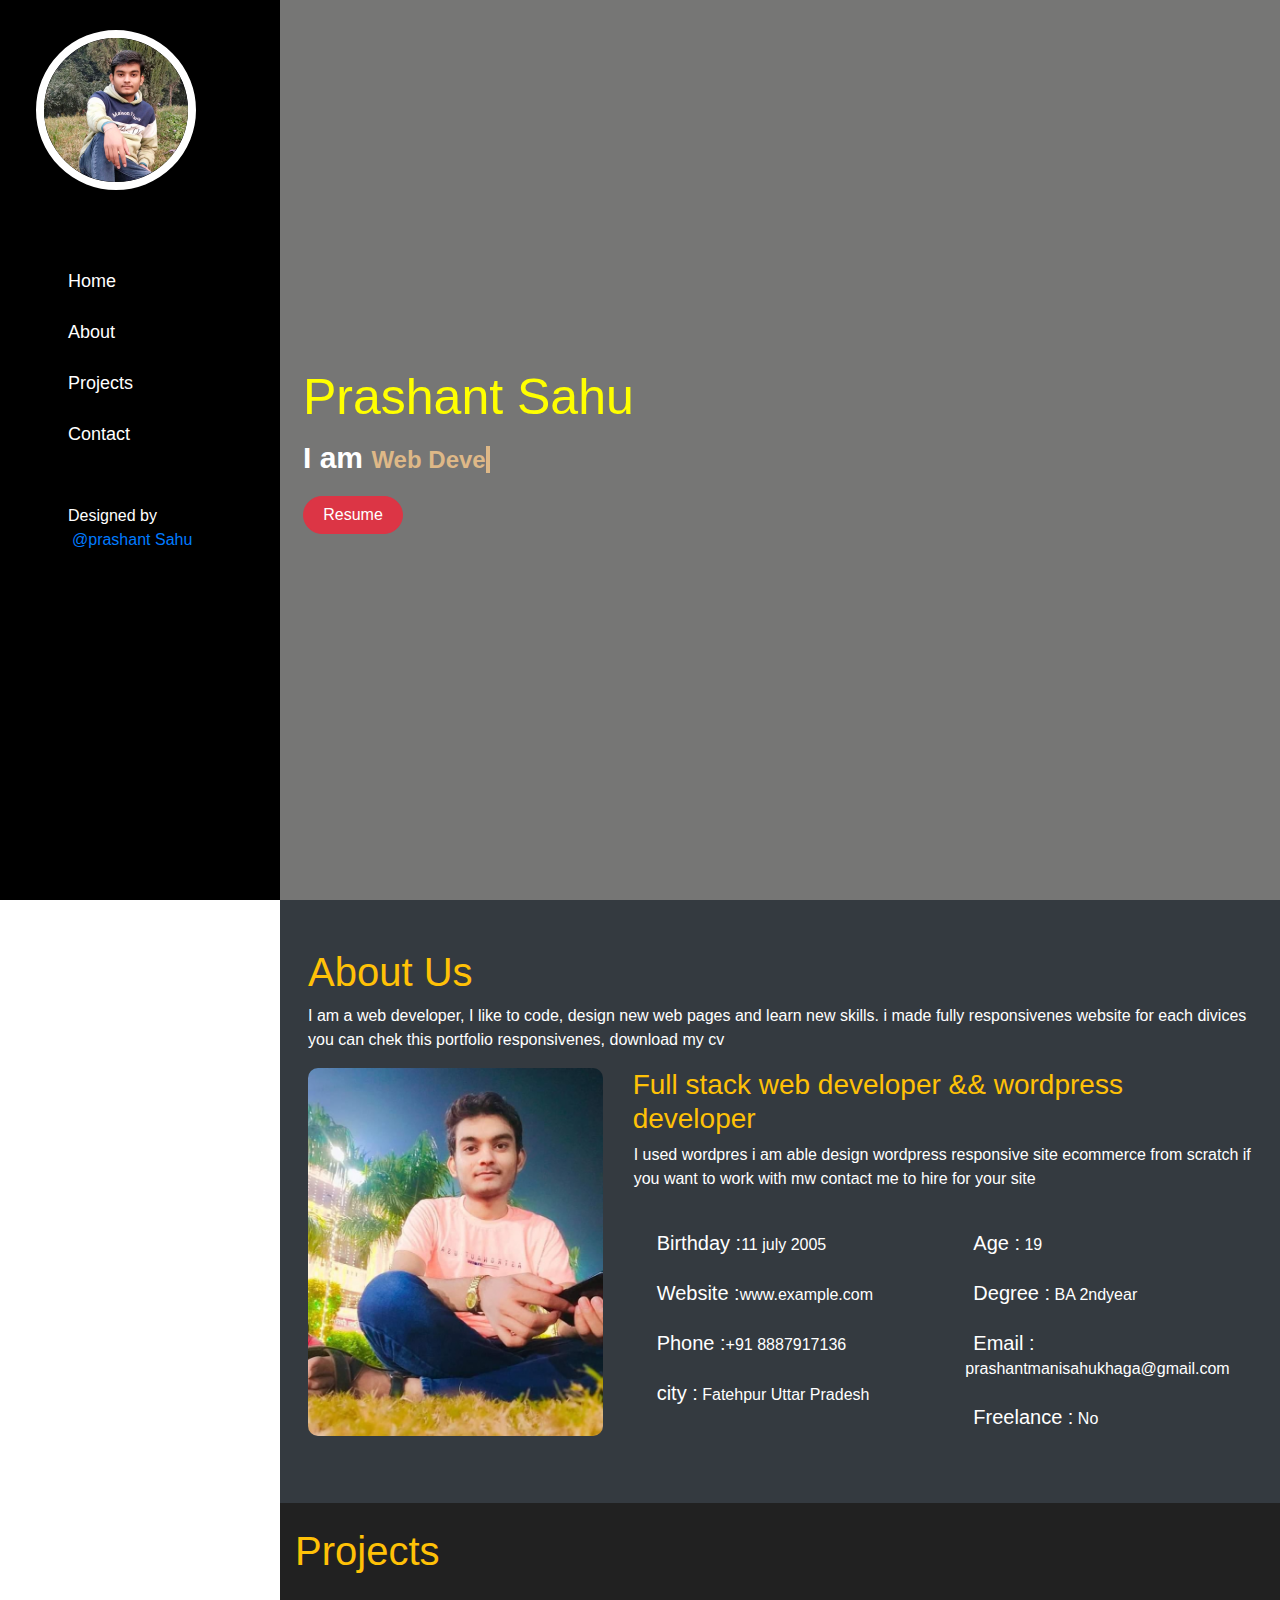
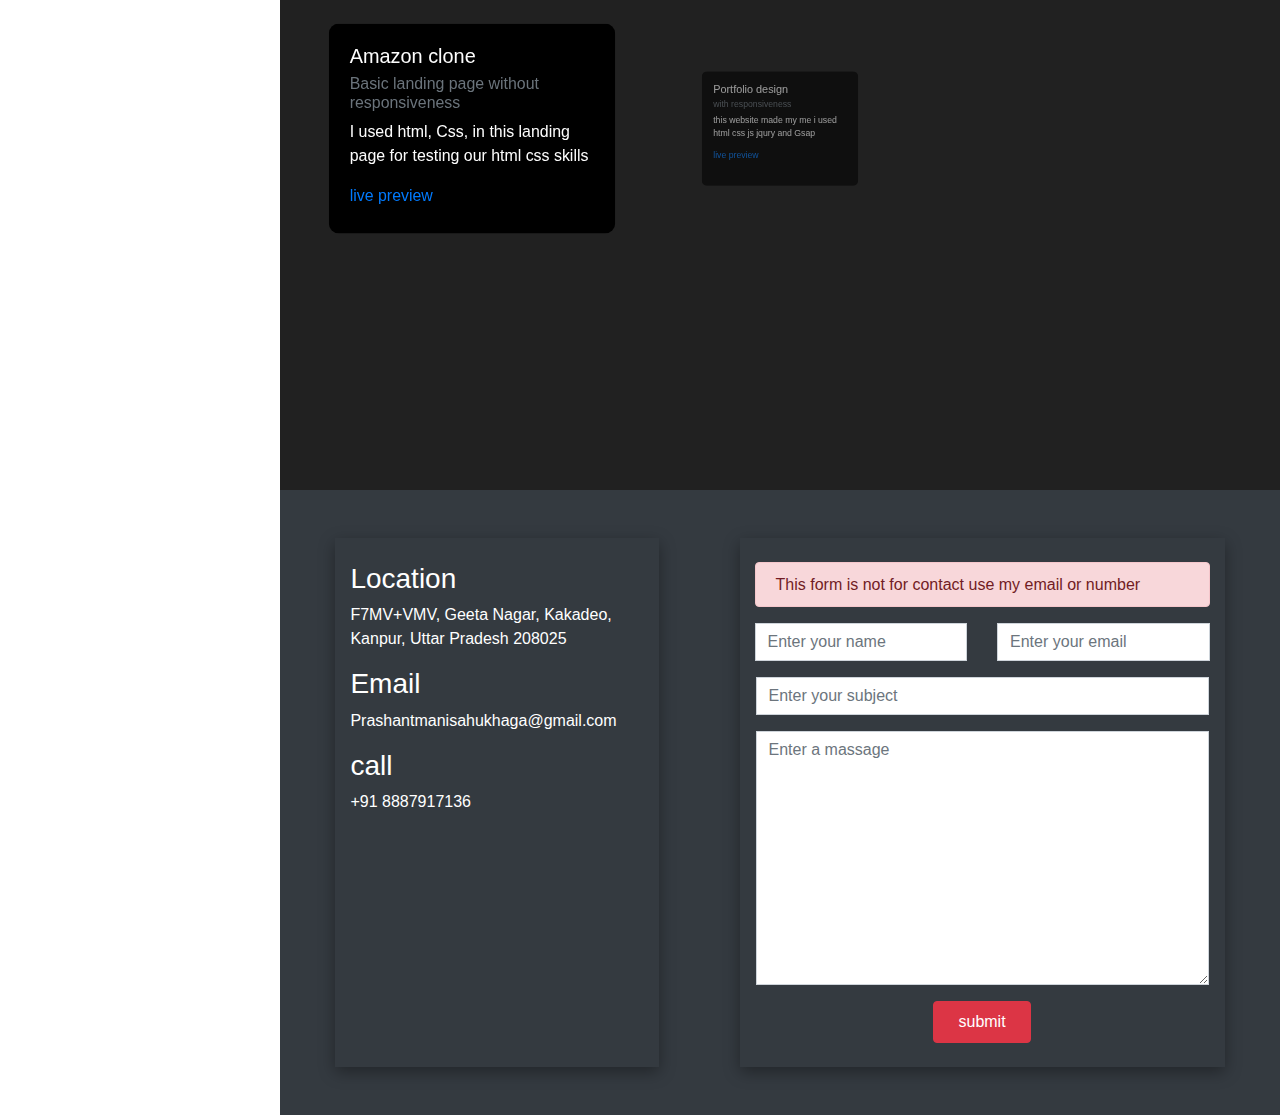
<file: index.html>
<!DOCTYPE html>
<html lang="en">

<head>
  <meta charset="UTF-8">
  <meta name="viewport" content="width=device-width, initial-scale=1.0">
  <meta http-equiv="X-UA-Compatible" content="ie=edge">
  <meta name="keywords" content="Portfolio website,prashant sahu">
  <meta name="description" content="Portfolio website ">
  <!-- <meta name="author" content="PRASHANT MANI SAHU"> -->
  <meta name="robots" content="noindex, nofollow">
  <title>Portfolio</title>
  <link rel="stylesheet" href="">
  <link rel="stylesheet" href="css/bootstrap.min.css">
  <link rel="stylesheet" href="css/my.css">
</head>

<body>
  <div class="sidebar " id="sidebar">
    <div class="profile">
      <img src="img/IMG_20221225_202755_380.jpg" alt="profile-image" id="profile-img">
    </div>
    <div class=" ml-3 social-icons text-white mt-4">
      <a href="https://www.instagram.com/prashant_sahu_8/" target="_blank" class="text-white"><i
          class="fa-brands ml-3 fa-instagram social-icon"></i></a>
      <a href="https://github.com/wdprashant" target="_blank" class="text-white"><i
          class="fa-brands ml-3 fa-github social-icon"></i></a>
      <a href="#" class="text-white"><i class="fa-brands  ml-3 fa-linkdine social-icon"></i></a>
    </div>
    <div class="menus">
      <div class="navbar py-3">
        <ul class="ml-2 list-unstyled">
          <li class="mt-2"><a href="#home-section" class="link"><i class="fa-solid  mr-2 fa-house"></i>Home</a></li>
          <li class="my-4"><a href="#about-section" class="link"><i class="fa-solid  mr-2 fa-user"></i>About</a></li>
          <li class="my-4"><a href="#project-section" class="link"><i class="fa-solid  mr-2 fa-file"></i>Projects</a>
          </li>
          <!-- <li class="my-4"><a href="#project-section" class="link"><i class="fa-solid  mr-2 fa-file"></i>Skills</a>
          </li> -->
          <li class="my-4"><a href="#contact-section" class="link"><i
                class="fa-sharp fa-solid mr-2 fa-phone"></i>Contact</a>
          </li>
        </ul>
      </div>
    </div>
    <div class="copyright text-white ml-4 px-2">
      Designed by<br>
      <span class="ml-1"><a href="#">@prashant Sahu</a></span>
    </div>
  </div>
  <button class="btn menu-btn btn-secondary py-2" id="menu"><i class="fa-solid fa-bars menu"></i></button>
  <!--  home section end  -->
  <div class="main">
    <div class="home-section " id="home-section">
      <div class="container home-content">
        <h2 class="ml-2 title-name">Prashant Sahu </h2>
        <p class="ml-2 title-para ml-2">I am <span id="text-container"> </span></p>
        <button class="ml-2 btn resume-btn btn-danger"><a href="https://drive.google.com/file/d/16Z77SI2zkaYMzgCEExQLZr3AT4RFT4lg/view?usp=drive_link" class="text-decoration-none text-white">Resume</a></button>
      </div>
    </div>
    <!--  home section end -->

    <!-- about section start -->
    <div class="about-section px-1 bg-dark text-white" id="about-section">
      <div class="container-fluid py-5 px-4">
        <h2 class="text-warning h1">About Us</h2>
        <p class="para">
          I am a web developer, I like to code, design new web pages and learn new skills. i made fully responsivenes
          website for each divices you can chek this portfolio responsivenes, download my cv </p>
        <div class="row">
          <div class="col-lg-4">
            <img src="img/IMG_20221004_111635_066.jpg" alt="profile-img" class="img-fluid mb-3 "
              style="border-radius: 10px;">
          </div>
          <div class="col-lg-8">
            <h2 class="h3 text-warning">Full stack web developer && wordpress developer</h2>
            <div class="pl-3 row">
              <p class="para">I used wordpres i am able design wordpress responsive site ecommerce from scratch if you
                want to work with mw contact me to hire for your site</p>
              <div class="col-lg-6">
                <ul class="list-unstyled">
                  <li class="my-4"><i class="fa-solid h6 pr-2 fa-arrow-right"></i><span class="h5">Birthday :</span>11
                    july 2005</li>
                  <li class="my-4"><i class="fa-solid h6 pr-2 fa-arrow-right"></i><span class="h5">Website
                      :</span>www.example.com</li>
                  <li class="my-4"><i class="fa-solid h6 pr-2 fa-arrow-right"></i><span class="h5">Phone :</span>+91
                    8887917136</li>
                  <li class="my-4"><i class="fa-solid h6 pr-2 fa-arrow-right"></i><span class="h5">city :</span>
                    Fatehpur Uttar Pradesh</li>
                </ul>
              </div>
              <div class="col-lg-6">
                <ul class="list-unstyled">
                  <li class="my-4"><i class="fa-solid h6 pr-2 fa-arrow-right"></i><span class="h5">Age :</span> 19</li>
                  <li class="my-4"><i class="fa-solid h6 pr-2 fa-arrow-right"></i><span class="h5">Degree :</span> BA
                    2ndyear
                  </li>
                  <li class="my-4"><i class="fa-solid h6 pr-2 fa-arrow-right"></i><span class="h5">Email :</span>
                    prashantmanisahukhaga@gmail.com</li>
                  <li class="my-4"><i class="fa-solid h6 pr-2 fa-arrow-right"></i><span class="h5">Freelance :</span> No
                  </li>
                </ul>
              </div>
            </div>
          </div>
        </div>

      </div>

    </div>
    <!-- about section end -->

    <!-- project section start-->
    <div class="project-section py-4" style="background-color: rgb(33, 33, 33);" id="project-section">
      <div class="container">
        <h1 class="text-warning mb-5">Projects</h1>
        <div class="flex ">
          <div class="card  bg" style="width: 18rem;">
            <div class="card-body">
              <h5 class="card-title">Amazon clone</h5>
              <h6 class="card-subtitle mb-2 text-muted">Basic landing page without responsiveness </h6>
              <p class="card-text">I used html, Css, in this landing page for testing our html css skills</p>
              <a href="projects/amazon clone/index.html" class="card-link" target="_blank">live preview</a>
            </div>
          </div>

          <div class="card bg" style="width:18rem;">
            <div class="card-body">
              <h5 class="card-title">Portfolio design</h5>
              <h6 class="card-subtitle mb-2 text-muted">with responsiveness</h6>
              <p class="card-text">this website made my me i used html css js jqury and Gsap </p>
              <a href="index.html" target="_blank" class="card-link">live preview</a>
            </div>
          </div>

          <div class="card  bg" style="width: 18rem;">
            <div class="card-body">
              <h5 class="card-title">Housing website</h5>
              <h6 class="card-subtitle mb-2 text-muted">responsiveness</h6>
              <p class="card-text">Some quick example text to build on the card title and make up the bulk of the card's
                content.</p>
              <a href="projects/interior/index.html" target="_blank" class="card-link">live preview</a>
            </div>
          </div>

          <div class="card bg" style="width: 18rem;">
            <div class="card-body">
              <h5 class="card-title">portfolio design</h5>
              <h6 class="card-subtitle mb-2 text-muted">Responsive design</h6>
              <p class="card-text">This is a fully Responsive portfolio design html css javascript this is frontend
                design</p>
              <a href="projects/portfolio/index.html" target="_blank" class="card-link">live preview</a>
            </div>
          </div>

          <div class="card bg" style="width: 18rem;">
            <div class="card-body">
              <h5 class="card-title">Text Editor</h5>
              <h6 class="card-subtitle mb-2 text-muted">Responsive design</h6>
              <p class="card-text">I used htm css javascript bootstrap in this tool website this website hosted on
                github </p>
              <a href="https://wdprashant.github.io/textdecorater/" target="_blank" class="card-link">live preview</a>
            </div>
          </div>

          <div class="card bg" style="width: 18rem;">
            <div class="card-body">
              <h5 class="card-title">simple bootstrap design </h5>
              <h6 class="card-subtitle mb-2 text-muted">Responsive design</h6>
              <p class="card-text">i used html css, js,bootstrap for design , and wow silder for hime page slider</p>
              <a href="https://prashant-site.000webhostapp.com/" target="_blank" class="card-link">live preview</a>
            </div>
          </div>
        </div>
      </div>
    </div>
    <!-- project section end-->

    <!-- contact section start -->
    <div class="contact-section py-5 bg-dark text-white" id="contact-section">
      <div class="container ">
        <div class="row mx-auto ">
          <div class="col-lg-4 box-shadow mx-auto py-4 flex">
            <ul class="list-unstyled ">
              <li>
                <h3>Location</h3>
                <p>F7MV+VMV, Geeta Nagar, Kakadeo, Kanpur, Uttar Pradesh 208025</p>
              </li>
              <li>
                <h3>Email</h3>
                <p>Prashantmanisahukhaga@gmail.com</p>
              </li>
              <li>
                <h3>call</h3>
                <p>+91 8887917136</p>
              </li>
            </ul>
            <div class="location">
              <iframe
                src="https://www.google.com/maps/embed?pb=!1m18!1m12!1m3!1d2287.8123494882157!2d80.29214097137664!3d26.48441778265015!2m3!1f0!2f0!3f0!3m2!1i1024!2i768!4f13.1!3m3!1m2!1s0x399c381417f76eb9%3A0xc205d07a77ddf591!2z4KS14KS_4KS24KWN4KSo4KWL4KSIIOCkquCkvuCksOCljeCklQ!5e0!3m2!1shi!2sin!4v1706621323417!5m2!1shi!2sin"
                class="img-fluid" style="border:0;" allowfullscreen="" loading="lazy"
                referrerpolicy="no-referrer-when-downgrade"></iframe>
            </div>
          </div>
          <div class="col-lg-6 py-4 mx-auto box-shadow">
            <h6 class="alert alert-danger"> This form is not for contact use my email or number </h6>
            <form action="">
              <div class="row">
                <div class="col-lg-6"> <input type="name" name="name" class="form-control  form-group" id="name"
                    placeholder="Enter your name" required>
                </div>
                <div class="col-lg-6"><input type="email" class="form-control   form-group" name="email" id="name"
                    placeholder="Enter your email" required>
                </div>
              </div>
              <div class="row px-3">
                <input type="text" name="subject" class="form-control  form-group" id="subject"
                  placeholder="Enter your subject" required>
              </div>
              <div class="row px-3">
                <textarea name="massage" id="massage" class="form-control  form-group" rows="10"
                  placeholder="Enter a massage" required></textarea>
              </div>
              <div class="row px-3">
                <input type="submit" value="submit" class="btn btn-danger d-block mx-auto px-4 py-2">
              </div>
            </form>
          </div>
        </div>
      </div>

    </div>
  </div>
  <!-- contact section end -->
  </div>
  <!-- main section end -->
  <script src="js/jquery.js"></script>
  <script src="js/bootstrap.bundle.min.js"></script>
  <script src="js/fontawesome.js"></script>
  <script src="js/Gsap.js"></script>
  <script src="js/j.js"></script>

</body>

</html>
</file>
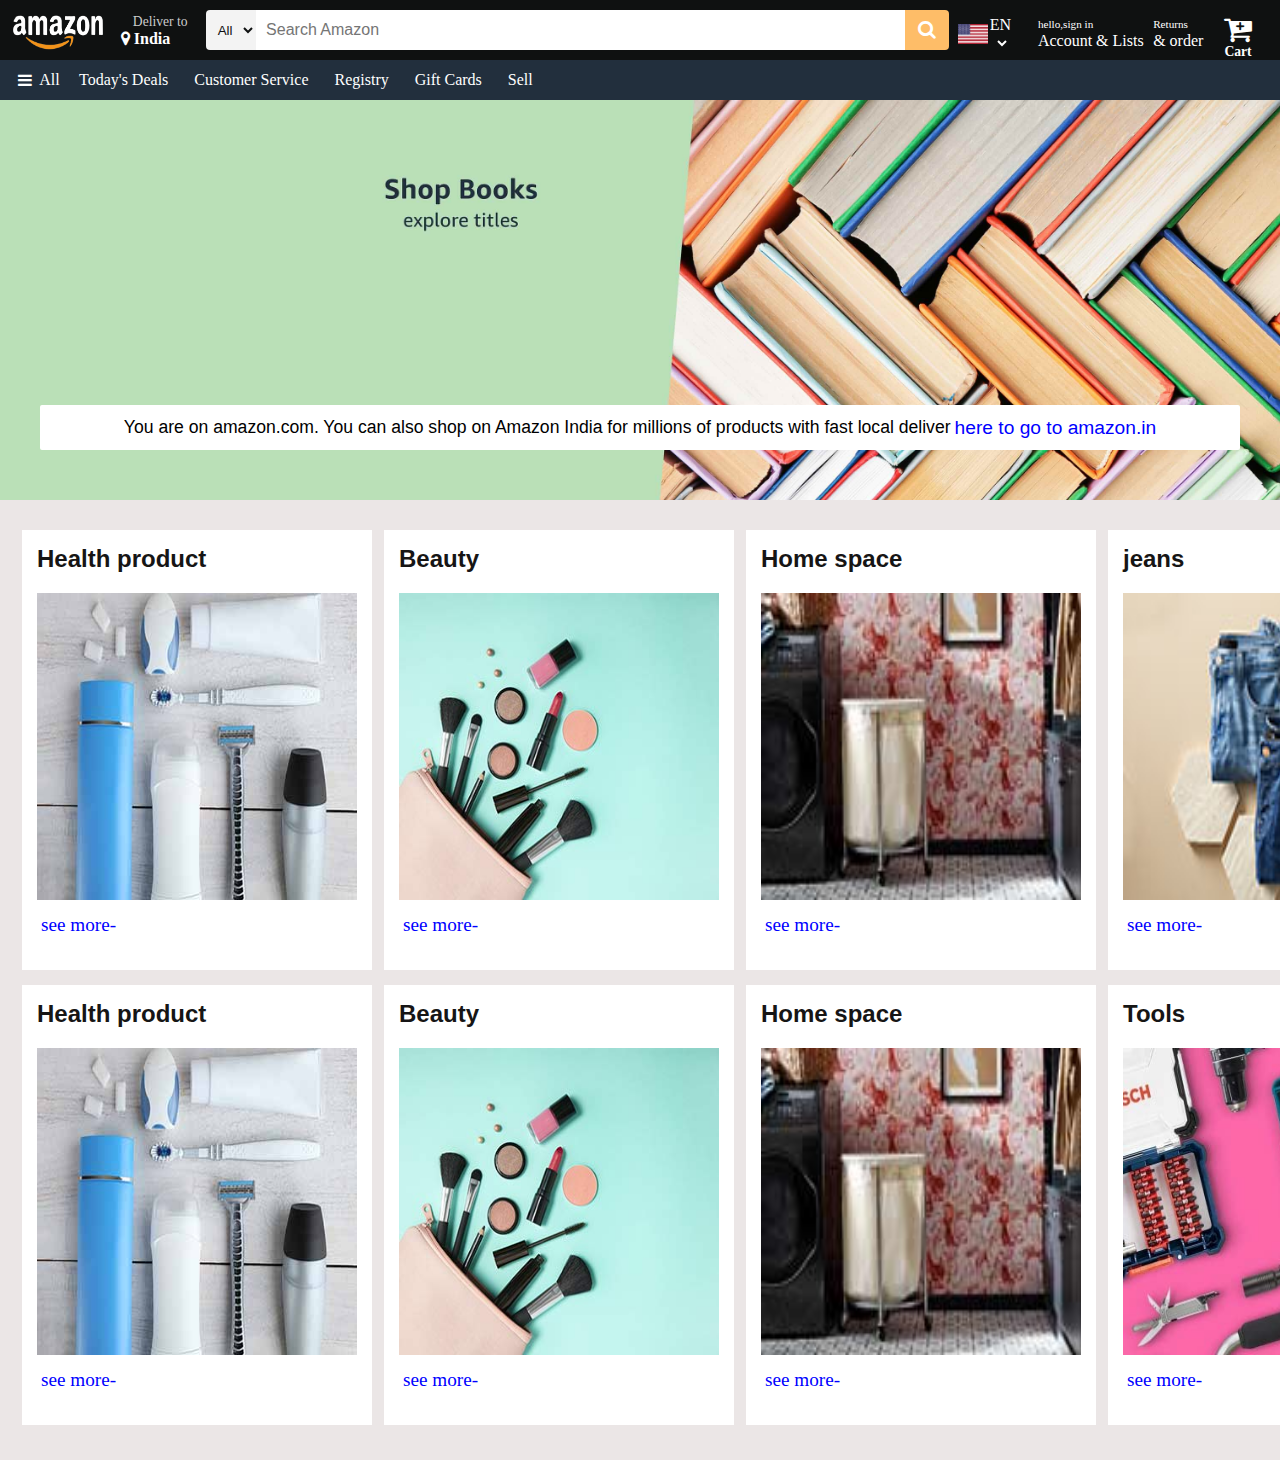
<file: projects/amazon clone/index.html>
<!DOCTYPE html>
<html lang="en">

<head>
    <meta charset="UTF-8">
    <meta name="viewport" content="width=device-width, initial-scale=1.0">
    <title>Amazon</title>
    <link rel="stylesheet" href="style.css">
    <meta name="robots" content="noindex, nofollow">
    <link rel="stylesheet" href="https://cdnjs.cloudflare.com/ajax/libs/font-awesome/4.7.0/css/font-awesome.min.css">
</head>

<body>
    <header>
        <div class="navbar">
            <div class="nav-logo border">
                <img src="a.png">
            </div>
            <div class="address border">
                <p class="address1">Deliver to</p>
                <div class="add-icon">
                    <p class="address2"><i class="fa fa-map-marker"></i> India</p>
                </div>
            </div>
            <div class="search-box border">
                <select class="all border">
                    <option>All</option>
                    <option>All department</option>
                    <option>Automotive</option>
                    <option>baby</option>
                    <option>Beauty & Personal Care</option>
                    <option>books</option>
                    <option>boys Fashion</option>
                    <option>Computers</option>
                    <option>kitchen</option>
                    <option>Girls Fashion</option>
                    <option>Health & Household</option>
                    <option>Home & Kitchen</option>
                    <option>Industrial & Scientific</option>
                    <option>kindle store</option>
                </select>
                <input type="search" class="search-text" placeholder="Search Amazon">
                <div class="icon"><i class="fa fa-search"></i></div>
            </div>
            <div class="language border">
                <img src="ss.png" class="usa-flag">
                <p>EN
                    <select class="lang"></select>
                </p>
            </div>
            <div class="nav-sign-in border">
                <p><span>hello,sign in</span></p>
                <p class="nav-second">Account & Lists</p>
            </div>
            <div class="nav-return border">
                <p><span>Returns</span></p>
                <p class="nav-second">& order</p>
            </div>
            <div class="navcart border">
                <i class="fa fa-cart-plus"></i>
                Cart
            </div>
        </div>
        <!-- second navbar -->
        <div class="second-navbar ">
            <div class="nav-menu border">
                <i class="fa fa-bars"> </i>
                <p style="margin-left:7px;">All</p>
            </div>
            <div class="option-pannle">
                <p class="border">Today's Deals</p>
                <p class="border">Customer Service</p>
                <p class="border">Registry</p>
                <p class="border">Gift Cards</p>
                <p class="border">Sell</p>
            </div>
        </div>
    </header>
    <!--shopping container-->
    <div class="shopping">
        <div class="text-box">You are on amazon.com. You can also shop on Amazon India for millions of products with
            fast local deliver <a class="a">here to go to amazon.in</a></div>
    </div>
    <div class="product-body">
     <div class="product-width">
        <div class="product-box">
            <h2>Health product</h2>
            <img src="health.jpg">
           <a href="#"> see more-</a>
        </div>
        <div class="product-box">
            <h2>Beauty</h2>
            <img src="beuty.jpg">
           <a href="#"> see more-</a>
        </div>
        <div class="product-box">
            <h2>Home space</h2>
            <img src="spaces.jpg">
           <a href="#"> see more-</a>
        </div>
        <div class="product-box">
            <h2>jeans</h2>
            <img src="xn.jpg">
           <a href="#"> see more-</a>
        </div>
        <div class="product-box">
            <h2>Health product</h2>
            <img src="health.jpg">
           <a href="#"> see more-</a>
        </div>
        <div class="product-box">
            <h2>Beauty</h2>
            <img src="beuty.jpg">
           <a href="#"> see more-</a>
        </div>
        <div class="product-box">
            <h2>Home space</h2>
            <img src="spaces.jpg">
           <a href="#"> see more-</a>
        </div>
        <div class="product-box">
            <h2>Tools</h2>
            <img src="deals in tools.jpg">
           <a href="#"> see more-</a>
        </div>
    </div>
    </div>

</body>

</html>
</file>
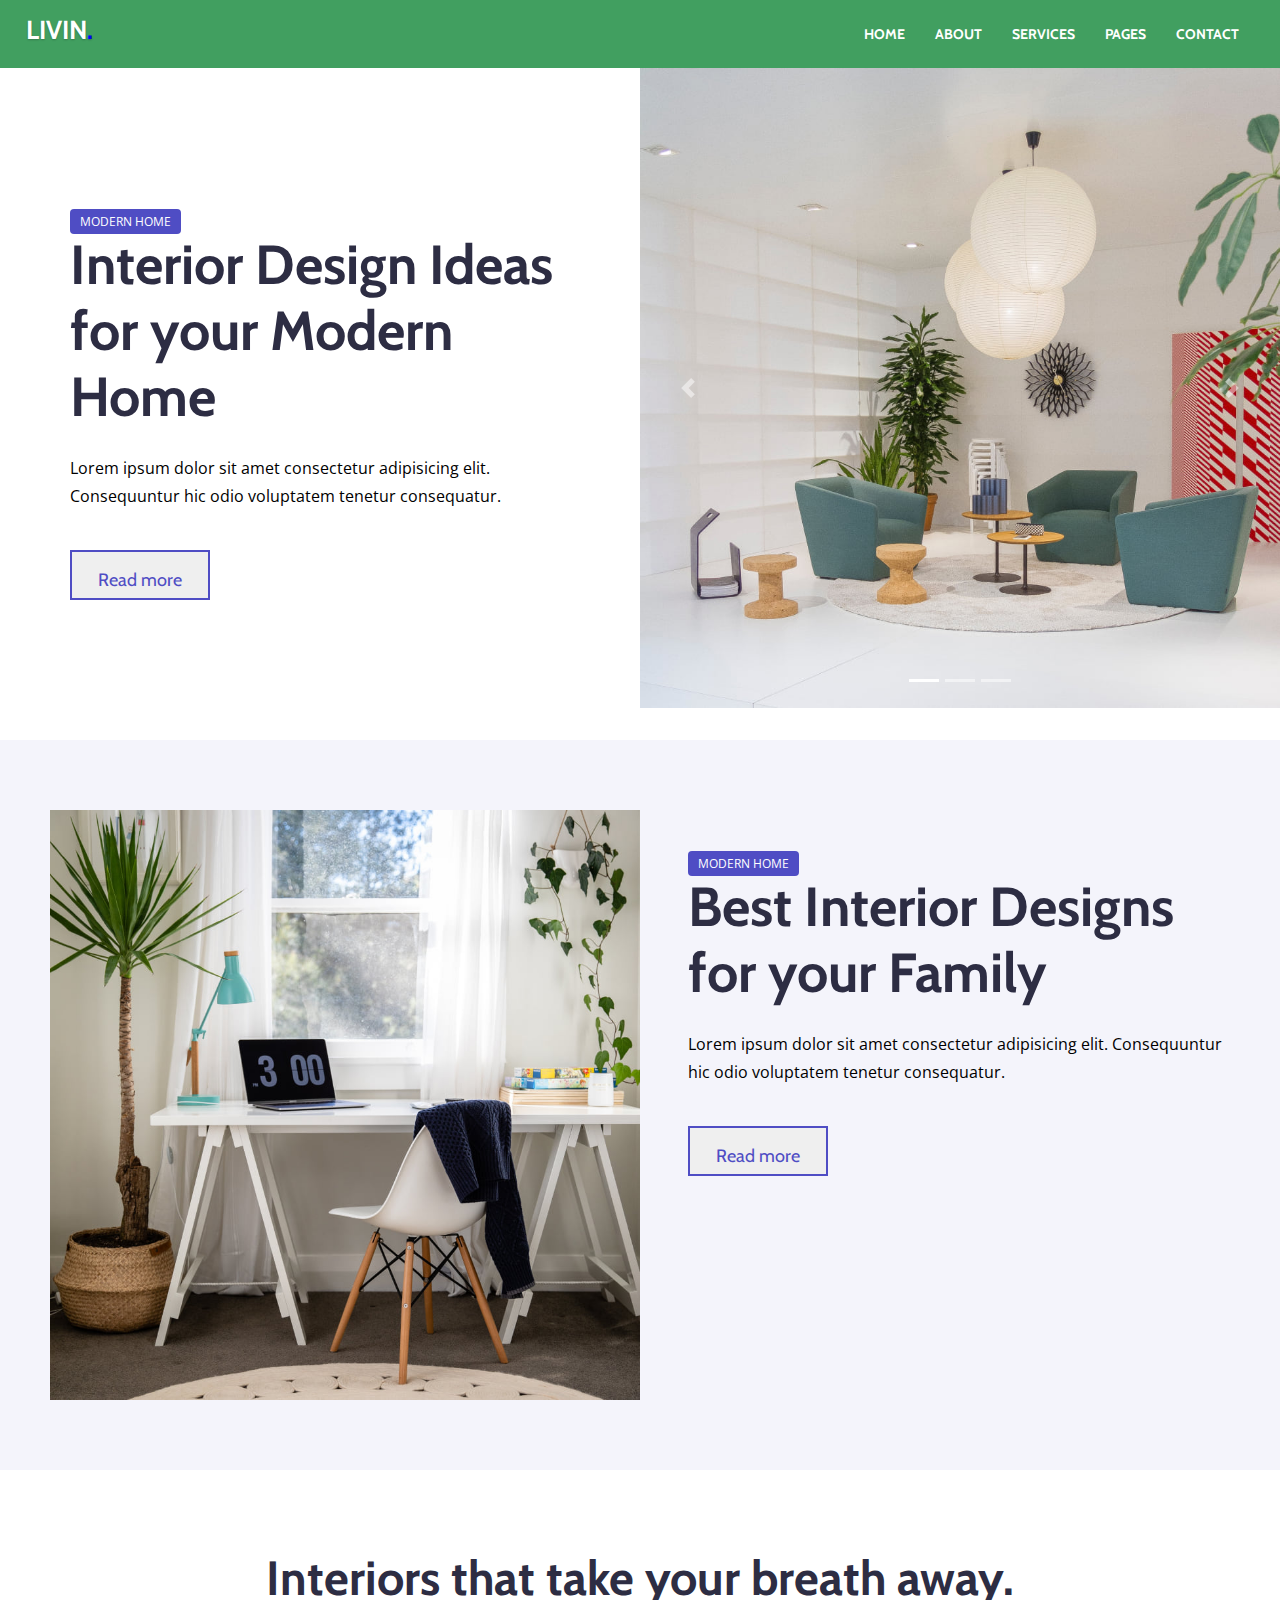
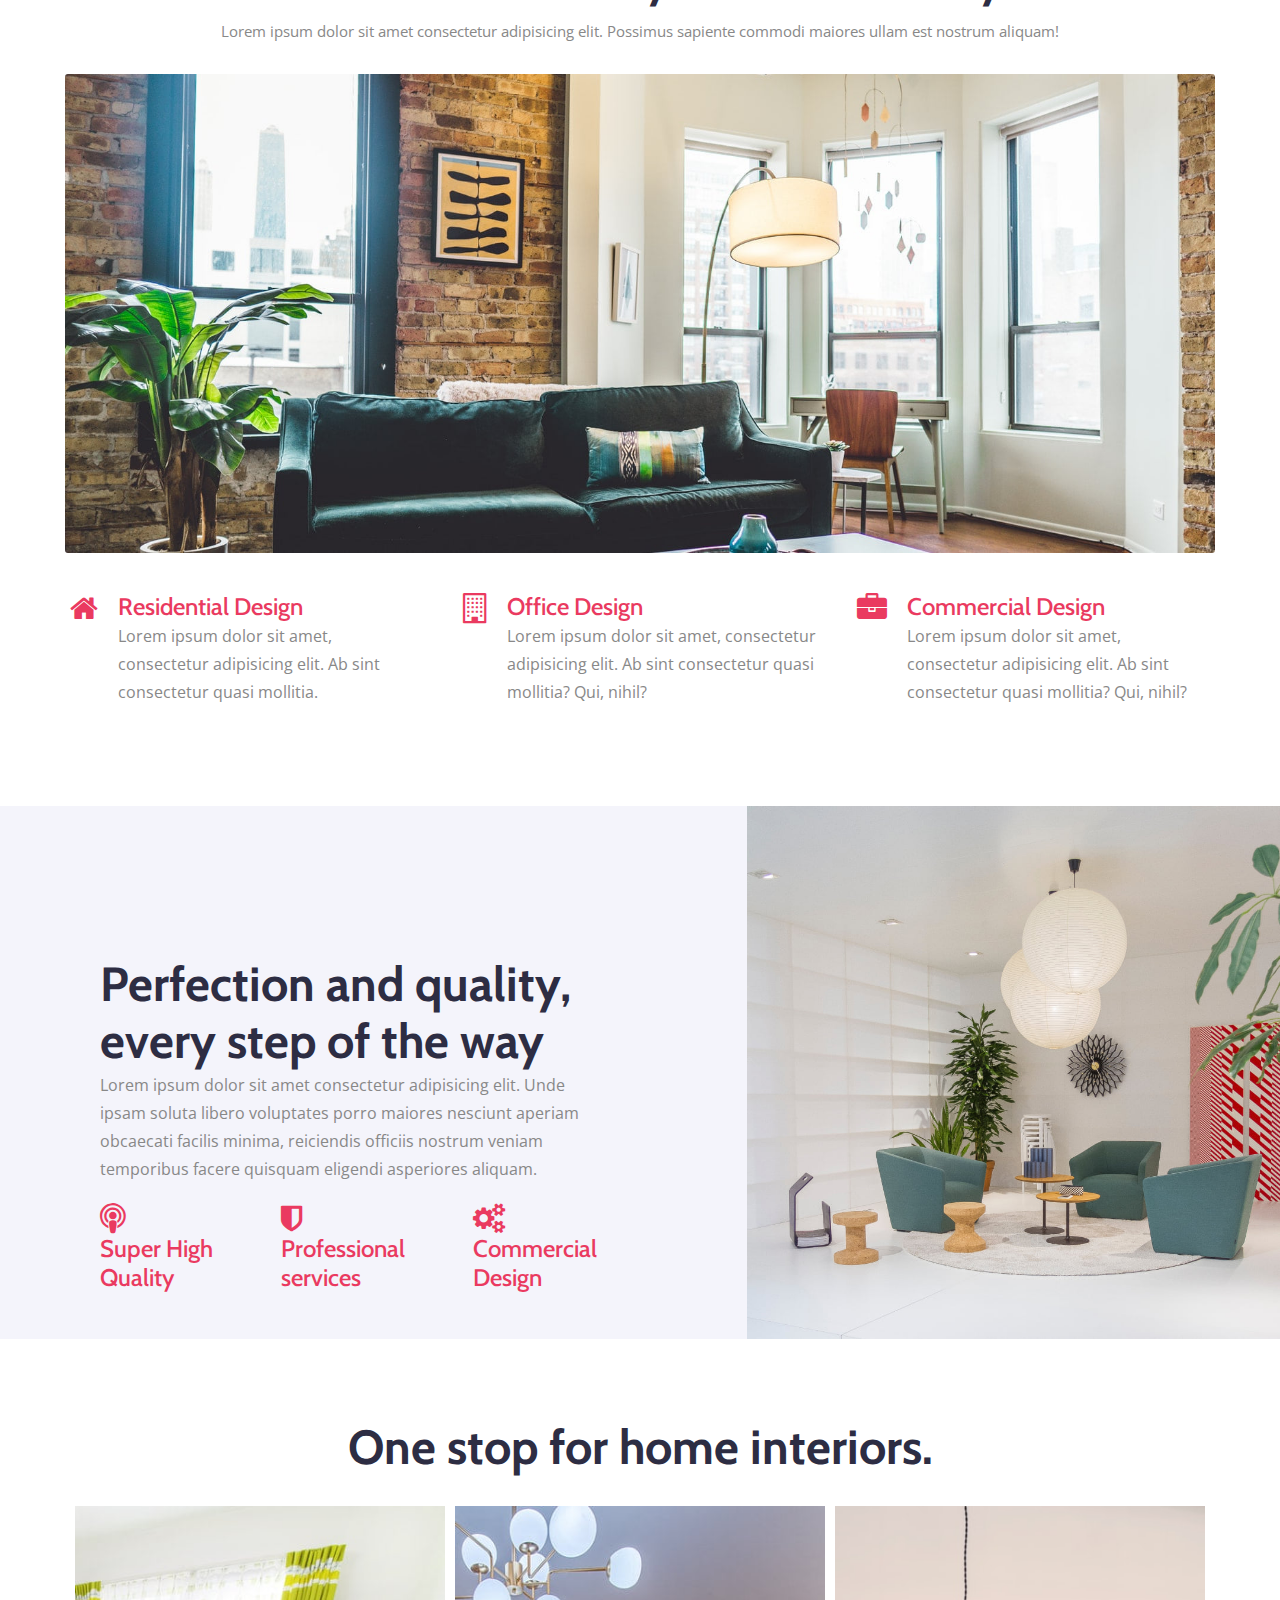
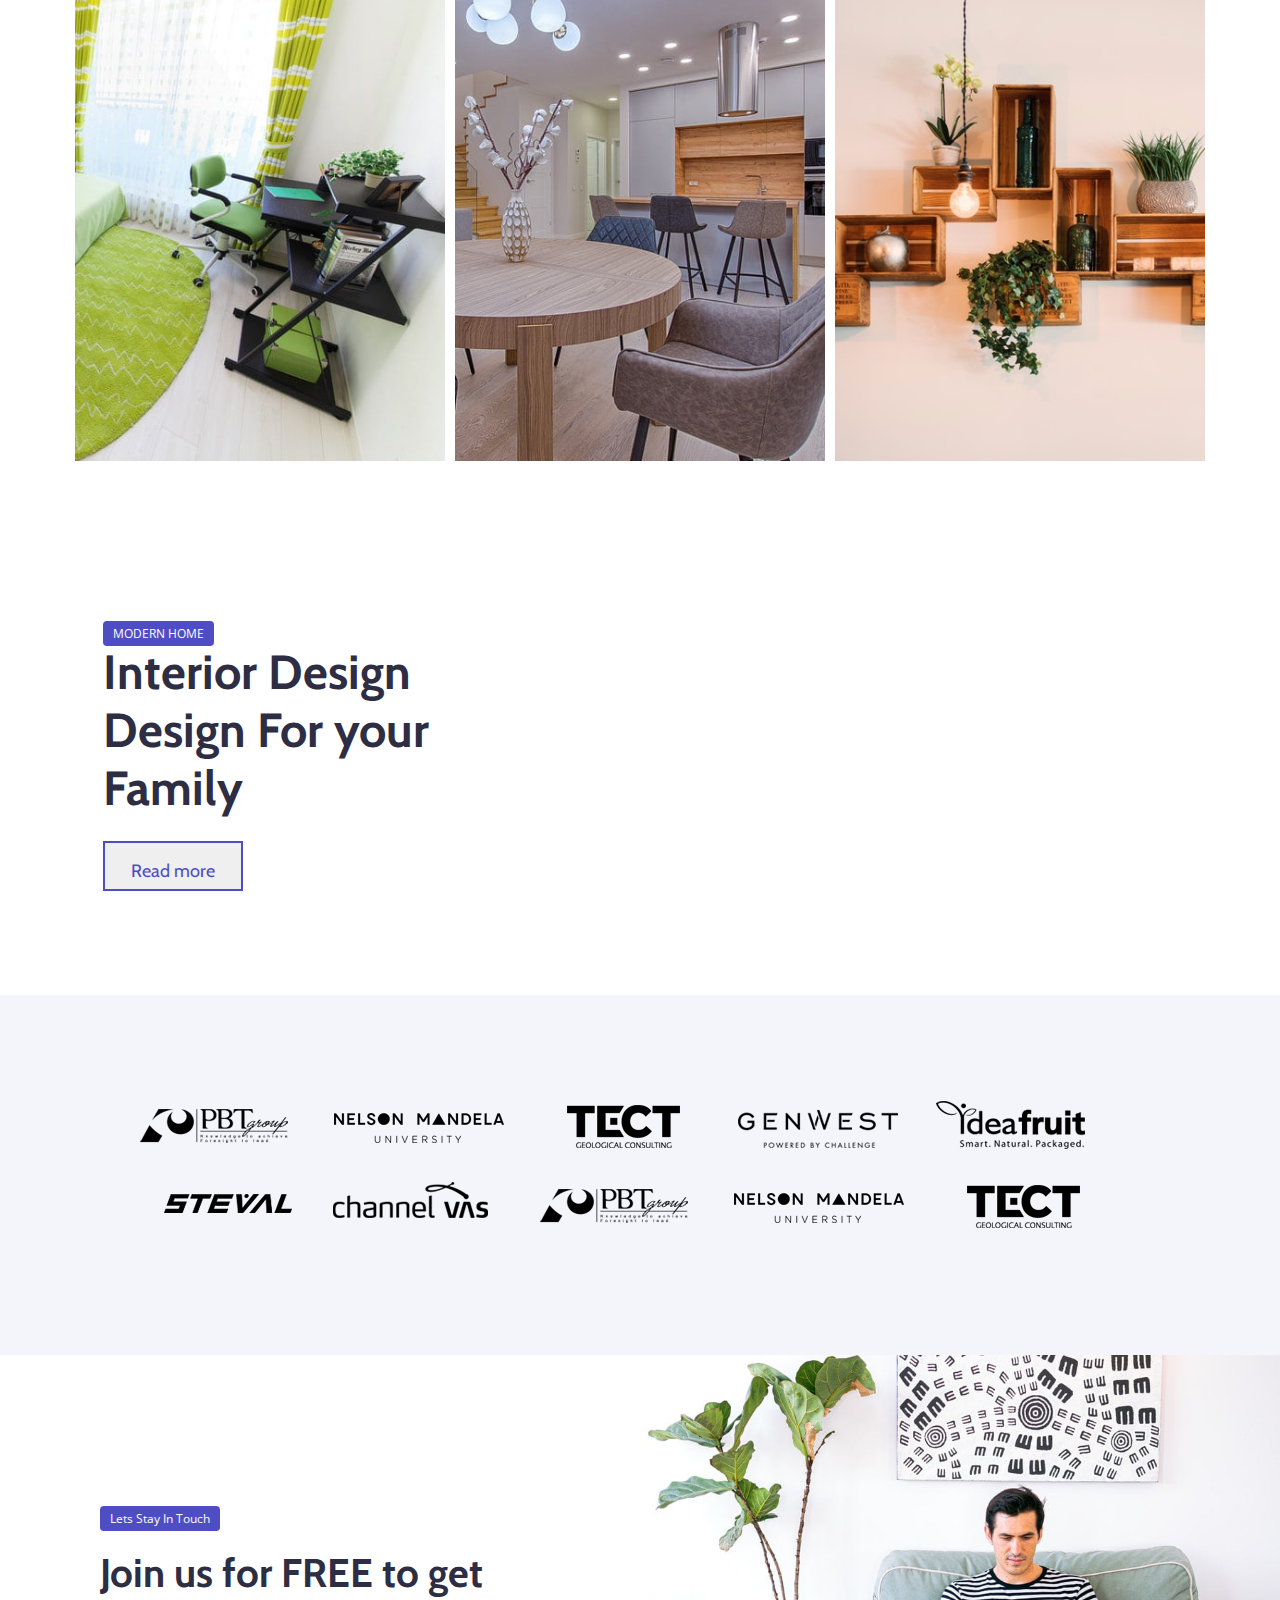
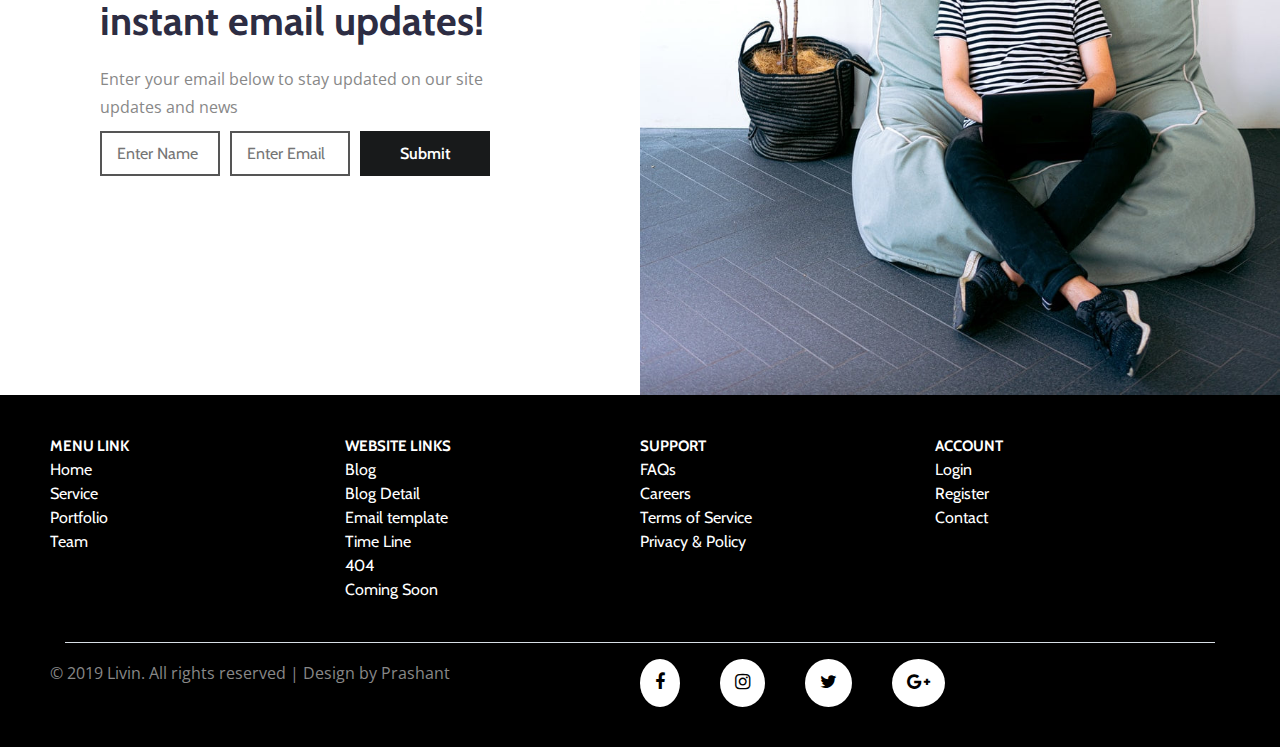
<file: projects/interior/index.html>
<!doctype html>
<html lang="en">
<head>
   <!-- Required meta tags -->
   <meta charset="utf-8">
   <meta name="viewport" content="width=device-width, initial-scale=1">
   <title>Interior Floor Interior and Furniture Website Template | Home : W3layouts</title>
   <meta name="robots" content="noindex, nofollow">
   <link href="https://fonts.googleapis.com/css2?family=Cabin:wght@400;500;600;700&display=swap" rel="stylesheet">
   <link href="//fonts.googleapis.com/css?family=Open+Sans:300,400,600,700,800&display=swap" rel="stylesheet">
   <!-- Template CSS -->
   <link rel="stylesheet" href="assets/css/style-starter.css">
   <link rel="stylesheet" href="assets/css/style.css">
   <!-- owl carousel slider style script -->
   <script src="https://code.jquery.com/jquery-3.6.0.min.js"></script>

   <!-- Owl Carousel CSS and JS -->
   <link rel="stylesheet" href="assets/owl.carousel.min.css">
   <link rel="stylesheet" href="assets/owl.theme.default.min.css">
   <script src="assets/owl.carousel.min.js"></script>
   <!-- owl carousel slider style script -->
</head>

<body>
   <!--w3l-header-->
   <header class="w3l-header-nav" id="Home">
      <!--/nav-->
      <nav class="navbar navbar-expand-lg full">
         <!-- <div class="container"> -->
         <a class="logo" href="index.html">LIVIN<label style="color:blue; ">.</label></a>
         <button class="navbar-toggler collapsed" type="button" data-toggle="collapse"
            data-target="#navbarSupportedContent" aria-controls="navbarSupportedContent" aria-expanded="false"
            aria-label="Toggle navigation">
            <span style="background-color: white; color: black;padding: 10px;">MENU</span>
         </button>
         <div class="collapse navbar-collapse" id="navbarSupportedContent">
            <ul class="navbar-nav ml-auto">
               <li class="nav-item">
                  <a class="nav-link" href="index.html">Home</a>
               </li>
               <li class="nav-item">
                  <a class="nav-link" href="about.html">About</a>
               </li>
               <li class="nav-item ">
                  <a class="nav-link" href="services.html">Services</a>
               </li>
               <li class="nav-item">
                  <a class="nav-link" href="Pages.html">Pages</a>
               </li>
               <li class="nav-item ">
                  <a class="nav-link" href="contact.html">Contact</a>
               </li>
            </ul>
         </div>
         <!-- </div> -->
      </nav>
      <!--//nav-->
   </header>
 
   
   <section>
      <div class="container-fluid">
      <div class="row">
         <div class="col-lg-6 content ">
            <div class="text-content">
               <span class="modern-home">Modern Home</span>
               <h4 class="texth4">Interior Design Ideas <br>for your Modern<br> Home</h4>
               <p class="textp">Lorem ipsum dolor sit amet consectetur adipisicing elit. Consequuntur hic odio
                  voluptatem tenetur consequatur.</p>
               <button class="Read-more ">Read more</button>
            </div>
         </div>
         <div class="col-lg-6 ">
            <div id="carouselExampleIndicators" class="carousel slide" data-ride="carousel">
               <ol class="carousel-indicators">
                 <li data-target="#carouselExampleIndicators" data-slide-to="0" class="active"></li>
                 <li data-target="#carouselExampleIndicators" data-slide-to="1"></li>
                 <li data-target="#carouselExampleIndicators" data-slide-to="2"></li>
               </ol>
               <div class="carousel-inner">
                 <div class="carousel-item active">
                   <img class="d-block w-100" src="assets/images/p.jpg" alt="First slide">
                 </div>
                 <div class="carousel-item">
                   <img class="d-block w-100" src="assets/images/s2.jpg" alt="Second slide">
                 </div>
                 <div class="carousel-item">
                   <img class="d-block w-100" src="assets/images/s3.jpg" alt="Third slide">
                 </div>
               </div>
               <a class="carousel-control-prev" href="#carouselExampleIndicators" role="button" data-slide="prev">
                 <span class="carousel-control-prev-icon" aria-hidden="true"></span>
                 <span class="sr-only">Previous</span>
               </a>
               <a class="carousel-control-next" href="#carouselExampleIndicators" role="button" data-slide="next">
                 <span class="carousel-control-next-icon" aria-hidden="true"></span>
                 <span class="sr-only">Next</span>
               </a>
             </div>
         </div>
      </div>
   </div>
   </section>
   <section id="about" class="bg">
      <div class="container">
         <div class="row">
            <div class="col-lg-6">
               <img src="assets/images/slide1_files/1.jpg" class="img-fluid">
            </div>
            <div class="col-lg-6 pl-5">
               <div class="text-content ">
                  <span class="modern-home">Modern Home</span>
                  <h4 class="texth4">Best Interior Designs <br>for your Family</h4>
                  <p class="textp">Lorem ipsum dolor sit amet consectetur adipisicing elit. Consequuntur hic odio
                     voluptatem tenetur consequatur.</p>
                  <button class="Read-more ">Read more</button>
               </div>
            </div>
         </div>
      </div>
   </section>
   <!-- home page service grids -->
   <section id="services" style="padding: 80px 0px;">
      <div class="container">
         <div class="main-text">
            <h1 class="hny-title text-center">Interiors that take your
               breath away<span class="sub-dot">.</span></h1>
            <p class="text-para">Lorem ipsum dolor sit amet consectetur adipisicing elit. Possimus sapiente commodi
               maiores ullam est nostrum aliquam!</p>
         </div>
         <img src="assets/images/main.jpg" class="img-fluid" style="margin-top: 30px; border-radius: 3px;">
         <div class="row" style="margin-top: 20px;">
            <div class="col-lg-4" style="display: flex; gap: 20px; padding: 20px;">
               <div class="icon">
                  <span class="fa fa-home" aria-hidden="true"></span>
               </div>
               <div class="icon-info">
                  <h4><a href="single.html">Residential Design</a></h4>
                  <p>Lorem ipsum dolor sit amet, consectetur adipisicing elit. Ab sint consectetur quasi mollitia.</p>
               </div>
            </div>

            <div class="col-lg-4" style="display: flex; gap: 20px; padding: 20px;">
               <div class="icon">
                  <span class="fa fa-building-o" aria-hidden="true"></span>
               </div>
               <div class="icon-info">
                  <h4><a href="single.html">Office Design</a></h4>
                  <p>Lorem ipsum dolor sit amet, consectetur adipisicing elit. Ab sint consectetur quasi mollitia? Qui,
                     nihil?</p>
               </div>
            </div>
            <div class="col-lg-4" style="display: flex; gap: 20px; padding: 20px;">
               <div class="icon">
                  <span class="fa fa-briefcase" aria-hidden="true"></span>
               </div>
               <div class="icon-info">
                  <h4><a href="single.html">Commercial Design</a></h4>
                  <p>Lorem ipsum dolor sit amet, consectetur adipisicing elit. Ab sint consectetur quasi mollitia? Qui,
                     nihil?</p>
               </div>
            </div>
         </div>
      </div>

   </section>
   <!-- //home page service grids -->
   <!-- grids -->
   <section class="bg">
      <div class="container-fluid">
      <div class="row">
         <div class="col-lg-7 maintext">
            <div class="main-text">
               <h1 class="hny-title">Perfection and quality, every step of the way</h1>
               <p>Lorem ipsum dolor sit amet consectetur adipisicing elit. Unde ipsam soluta libero voluptates porro
                  maiores nesciunt aperiam obcaecati facilis minima, reiciendis officiis nostrum veniam temporibus
                  facere quisquam eligendi asperiores aliquam.</p>
               <div class="box " style="margin: 20px 0px;">
                  <div class="icont">
                     <div class="icon">
                        <span class="fa fa-podcast" aria-hidden="true"></span>
                     </div>
                     <div class="icon-info">
                        <h4><a href=".html">Super High<br> Quality</a></h4>
                     </div>
                  </div>
                  <div class="icont">
                     <div class="icon">
                        <span class="fa fa-shield" aria-hidden="true"></span>
                     </div>
                     <div class="icon-info">
                        <h4><a href="single.html">Professional<br> services</a></h4>
                     </div>
                  </div>
                  <div class="icont">
                     <div class="icon">
                        <span class="fa fa-cogs" aria-hidden="true"></span>
                     </div>
                     <div class="icon-info">
                        <h4><a href="single.html">Commercial<br> Design</a></h4>
                     </div>
                  </div>
               </div>
            </div>
         </div>
         <div class="col-lg-5">
            <img src="assets/images/p.jpg" class="img-fluid">
         </div>
      </div>
   </div>
   </section> 
  
 <section style="padding: 50px 50px;"> 
 
      <h3 class="hny-title text-center" style="margin: 30px;">One stop for home interiors<span>.</span></h3>
      <div class="container">
         <div class="owl-carousel">
            <div class="item"><img src="assets/images/slide1_files/g2.jpg" alt="Image 1">
     <div class="black-hover">Interier</div>
            </div>
            <div class="item"><img src="assets/images/slide1_files/g5.jpg" alt="Image 2">
   <div class="black-hover">Kitchen</div>
            </div>
            <div class="item"><img src="assets/images/slide1_files/g3.jpg" alt="Image 3">
     <div class="black-hover">decor</div>
            </div>
            <div class="item"><img src="assets/images/slide1_files/g4.jpg" alt="Image 2">
    <div class="black-hover">design</div>
            </div>
            <div class="item"><img src="assets/images/slide1_files/g5.jpg" alt="Image 3">
     <div class="black-hover">Interier</div>
            </div>
            <div class="item"><img src="assets/images/slide1_files/g6.jpg" alt="Image 3">
     <div class="black-hover">Interier</div>
            </div>

         </div>
      </div>
      <!-- /main-slider -->
   </section>
   <!--  Fun facts section -->
   <section class="interior">
      <div class="interior-content">
         <span class="modern-home">Modern Home</span>
         <h2 class="hny-title">Interior Design Design For your Family</h2>
         <br>
         <button class="Read-more ">Read more</button>

      </div>
   </section>
   <!--  //Fun facts section -->
   <section class="bg" style="padding: 100px 0px; ">
     <div class="container">
      <div class="our-clients" >
         <div class="column">
            <div class="company-gd">	  
              <a href="#client"><img class="img-responsive" src="assets/images/slide1_files/client1.png" alt="client"> </a>
            </div>
         </div>
         <div class="column">
            <div class="company-gd">	  
              <a href="#client"><img class="img-responsive" src="assets/images/slide1_files/client2.png" alt="client"> </a>
            </div>
         </div>
         <div class="column">
            <div class="company-gd">	  
              <a href="#client"><img class="img-responsive" src="assets/images/slide1_files/client3.png" alt="client"> </a>
            </div>
         </div>
         <div class="column">
            <div class="company-gd">	  
              <a href="#client"><img class="img-responsive" src="assets/images/slide1_files/client4.png" alt="client"> </a>
            </div>
         </div>
         <div class="column">
            <div class="company-gd">	  
              <a href="#client"><img class="img-responsive" src="assets/images/slide1_files/client5.png" alt="client"> </a>
            </div>
         </div>
         <div class="column">
            <div class="company-gd">	  
              <a href="#client"><img class="img-responsive" src="assets/images/slide1_files/client6.png" alt="client"> </a>
            </div>
         </div>
         <div class="column">
            <div class="company-gd">	  
              <a href="#client"><img class="img-responsive" src="assets/images/slide1_files/client7.png" alt="client"> </a>
            </div>
         </div>
         <div class="column">
            <div class="company-gd">	  
              <a href="#client"><img class="img-responsive" src="assets/images/slide1_files/client1.png" alt="client"> </a>
            </div>
         </div>
         <div class="column">
            <div class="company-gd">	  
              <a href="#client"><img class="img-responsive" src="assets/images/slide1_files/client2.png" alt="client"> </a>
            </div>
         </div>
         <div class="column">
            <div class="company-gd">	  
              <a href="#client"><img class="img-responsive" src="assets/images/slide1_files/client3.png" alt="client"> </a>
            </div>
         </div>
      </div>
     </div>
   </section>
   <!-- join -->
   <section >
      <div class="container-fluid">
      <div class="row">
         <div class="col-lg-6" style="padding-bottom: 50px;">
            <div class="maintext">
               <span class="modern-home" style="text-transform: capitalize; ">lets stay in touch</span>
               <br>
               <div class="forms-25-info">
						<h2 class="hny-title" style="font-size: 40px; margin: 20px 0px;">Join us for FREE to get instant email updates!</h2>
						<p style="margin-bottom: 10px;">Enter your email below to stay updated on our site updates and news</p>
					</div>
               <div class="form" style="display: flex; gap: 10px;">
              <input type="text" placeholder="Enter Name" class="form-input">
              <input type="email" placeholder="Enter Email" class="form-input" >
              <input type="submit" value="Submit" class="submit">
               </div>
            </div>

            </div>
         <div class="col-lg-6">
            <img src="assets/images/slide1_files/4.jpg" class="img-fluid" height="auto" width="auto">
         </div>
      </div>
   </div>
   </section>
   <!-- join contact end --> 
   <section style="background-color: black; padding:40px 0px;">
      <div class="container">
         <div class="row">
         <div class="col-lg-3 col-md-6 col-sm-6">
            <ul>
               <li class="list"><a href="#">MENU LINK</a></li>
               <li><a href="#">Home</a></li>
               <li><a href="#">Service</a></li>
               <li><a href="#">Portfolio</a></li>
               <li><a href="#">Team</a></li>
            </ul>
         </div>
         <div class="col-lg-3 col-md-6 col-sm-6"> 
               <ul>
                  <li class="list"><a href="#">WEBSITE LINKS</a></li>
            <li><a href="#">Blog</a></li>
            <li><a href="#">Blog Detail</a></li>
            <li><a href="#">Email template</a></li>
            <li><a href="#">Time Line</a></li>
            <li><a href="#">404</a></li>
            <li><a href="#">Coming Soon</a></li>
         </ul>
      </div>
         <div class="col-lg-3 col-md-6 col-sm-6">
            <ul>
               <li class="list"><a href="#">SUPPORT</a></li>
              <li><a href="#"> FAQs</a></li>
              <li><a href="#"> Careers</a></li>
              <li><a href="#"> Terms of Service</a></li>
              <li><a href="#"> Privacy & Policy</a></li>
            </ul>
         </div>
         <div class="col-lg-3 col-md-6 col-sm-6">
            <ul>
               <li class="list"><a href="#">ACCOUNT</a></li>
               <li><a href="#">Login</a></li>
               <li><a href="#">Register</a></li>
               <li><a href="#">Contact</a></li>
              
            </ul>
         </div>
      </div>
      <br>
      <hr style="background-color: aliceblue;">
   <div class="row">
      <div class="col-lg-6 "> <p style="margin-bottom: 20px;">© 2019 Livin. All rights reserved | Design by Prashant</p></div>
      <div class="col-lg-6" style="display: flex;
      gap: 40px;">
         <a class="facebook social" href="#facebook"><span class="fa fa-facebook" aria-hidden="true"></span></a>
         <a class="instagram social" href="#instagram"><span class="fa fa-instagram" aria-hidden="true"></span></a>
         <a class="twitter social" href="#twitter"><span class="fa fa-twitter" aria-hidden="true"></span></a>
         <a class="google social" href="#google"><span class="fa fa-google-plus" aria-hidden="true"></span></a>
   </div>
      </div>
   </section>
	
		<!-- //footer-28 block -->
		<!-- move top -->

	</section>
   <script>
      $(document).ready(function () {
         $('.popup-with-zoom-anim').magnificPopup({
            type: 'inline',

            fixedContentPos: false,
            fixedBgPos: true,

            overflowY: 'auto',

            closeBtnInside: true,
            preloader: false,

            midClick: true,
            removalDelay: 300,
            mainClass: 'my-mfp-zoom-in'
         });

         $('.popup-with-move-anim').magnificPopup({
            type: 'inline',

            fixedContentPos: false,
            fixedBgPos: true,

            overflowY: 'auto',

            closeBtnInside: true,
            preloader: false,

            midClick: true,
            removalDelay: 300,
            mainClass: 'my-mfp-slide-bottom'
         });
      });
   </script>
   <script src="assets/js/owl.carousel.js"></script>
   <!-- script for carousel1 -->
   <script>
      $(document).ready(function () {
         $('.owl-one').owlCarousel({
            loop: false,
            margin: 0,
            nav: false,
            responsiveClass: true,
            autoplay: false,
            autoplayTimeout: 5000,
            autoplaySpeed: 1000,
            autoplayHoverPause: false,
            responsive: {
               0: {
                  items: 1,
                  nav: false
               },
               480: {
                  items: 1,
                  nav: false
               },
               667: {
                  items: 1,
                  nav: true
               },
               1000: {
                  items: 1,
                  nav: true
               }
            }
         })
      })
   </script>
   <!-- //script -->
   <!-- script for owlcarousel -->
   <script>
      $(document).ready(function () {
         $('.owl-testimonial').owlCarousel({
            loop: true,
            margin: 0,
            nav: true,
            responsiveClass: true,
            autoplay: false,
            autoplayTimeout: 5000,
            autoplaySpeed: 1000,
            autoplayHoverPause: false,
            responsive: {
               0: {
                  items: 1,
                  nav: false
               },
               480: {
                  items: 1,
                  nav: false
               },
               667: {
                  items: 1,
                  nav: true
               },
               1000: {
                  items: 1,
                  nav: true
               }
            }
         })
      })
   </script>
   <!-- //script for owlcarousel -->
   <script>
      $(document).ready(function () {
         $('.owl-carousel').owlCarousel({
            items: 3, // Number of items to display in the carousel
            loop: true, // Infinite loop
            margin: 10, // Spacing between items
            autoplay: true, // Autoplay the carousel
            autoplayTimeout: 3000, // Autoplay interval in milliseconds
            responsiveClass: true,
            responsive: {
               0: {
                  items: 1
               },
               600: {
                  items: 2
               },
               1000: {
                  items: 3
               }
            }
         });
      });
   </script>

   <!-- disable body scroll which navbar is in active -->
   <!-- <script>
      $(function () {
         $('.navbar-toggler').click(function () {
            $('body').toggleClass('noscroll');
         })
      });
   </script> -->
   <!-- disable body scroll which navbar is in active -->
   <script src="assets/js/bootstrap.min.js"></script>
</body>

</html>
</file>
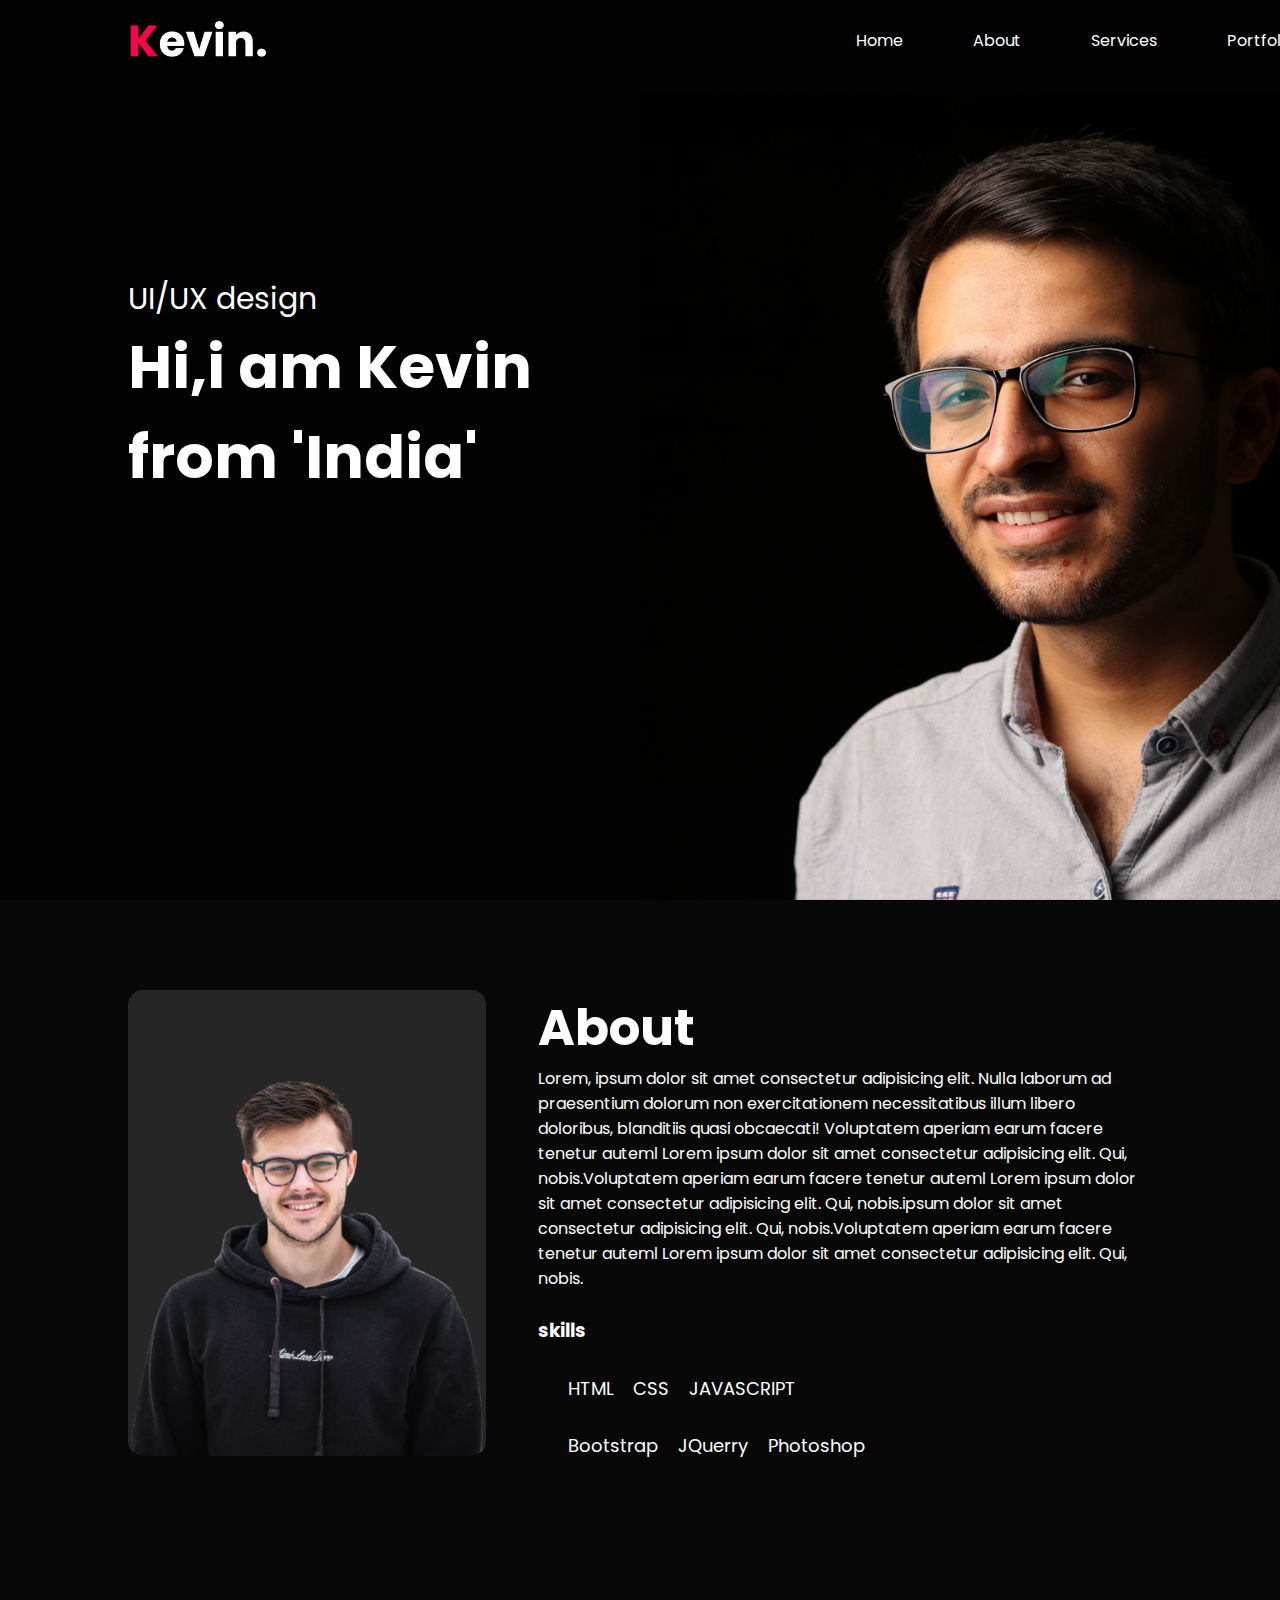
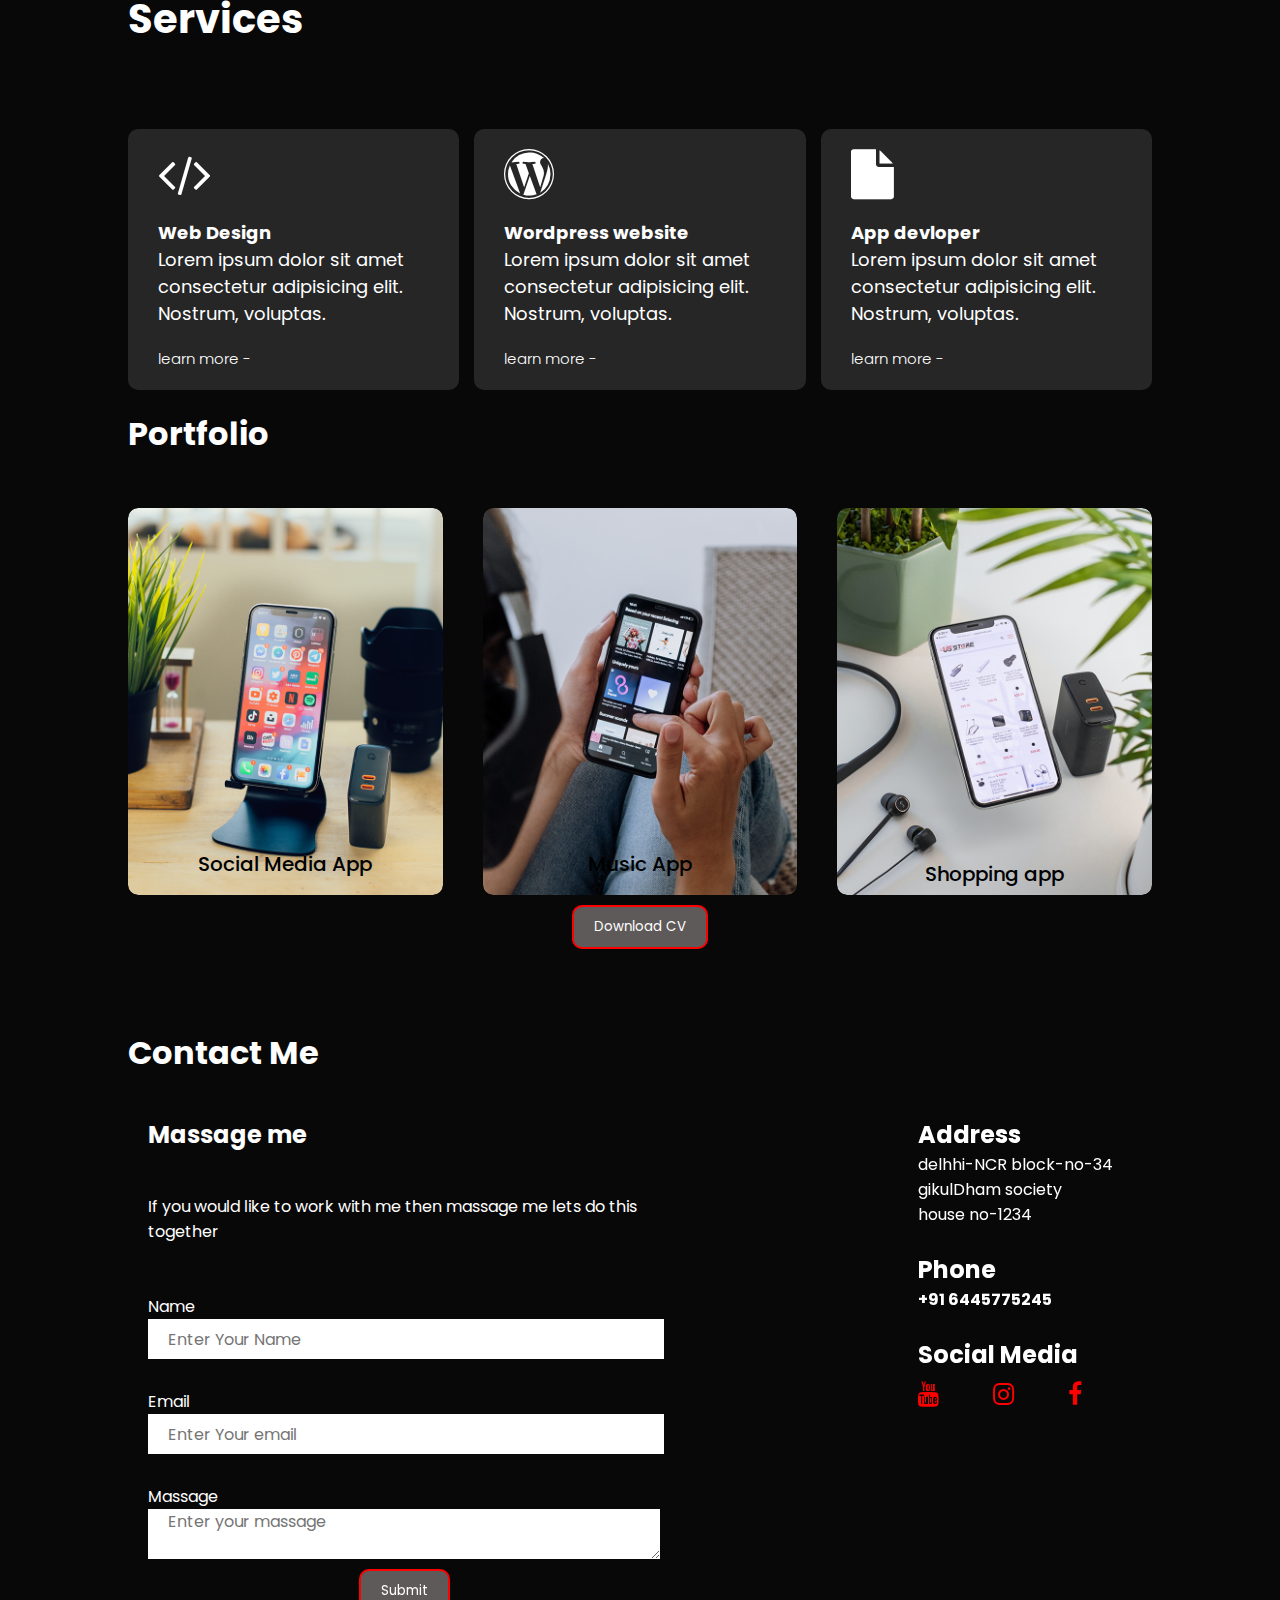
<file: projects/portfolio/index.html>
<!DOCTYPE html>
<html lang="en">
<head>
    <meta charset="UTF-8">
    <meta name="viewport" content="width=device-width, initial-scale=1.0">
    <title>Portfolio</title>
    <link rel="stylesheet" href="kevin.css">
    <meta name="robots" content="noindex, nofollow">
    <link rel="stylesheet" href="https://cdnjs.cloudflare.com/ajax/libs/font-awesome/4.7.0/css/font-awesome.min.css">
    <script src="script.js"></script>
</head>
<body>
    <header class="header" id="home">
        <div class="container">
            <nav class="navbar flex">
                <img src="images/logo.png" class="logo">
    
                <span><input type="checkbox" id="menu-toggeler">
                <label for="menu-toggeler" id="hamburger-btn">
                    <i  class="fa fa-bars"></i>
                </label>
                <ul class="nav-link flex">
                    <li><a href="#home">Home</a></li>
                    <li><a href="#about">About</a></li>
                    <li><a href="#Services">Services</a></li>
                    <li><a href="#Portfolio">Portfolio</a></li>
                    <li><a href="#Contact">contact</a> </li>
                </ul>
            </nav>
            <div class="header-text ">
                <p> UI/UX design</p>
                <h1>Hi,i am Kevin
                    <br> from 'India'
                </h1>
            </div>
        </div>
    </header>
    <div id="about">
        <div class="container">
            <div class="row">
                <div class="about-col-1">
                    <img src="images/user.png">
                </div>
                <div class="about-col-2">
                    <h2 class="about-title">About</h2>
                    <p>Lorem, ipsum dolor sit amet consectetur adipisicing elit. Nulla laborum ad praesentium dolorum
                        non exercitationem necessitatibus illum libero doloribus, blanditiis quasi obcaecati! Voluptatem
                        aperiam earum facere tenetur auteml Lorem ipsum dolor sit amet consectetur adipisicing elit.
                        Qui, nobis.Voluptatem aperiam earum facere tenetur auteml Lorem ipsum dolor sit amet consectetur
                        adipisicing elit. Qui, nobis.ipsum dolor sit amet consectetur adipisicing elit. Qui,
                        nobis.Voluptatem aperiam earum facere tenetur auteml Lorem ipsum dolor sit amet consectetur
                        adipisicing elit. Qui, nobis.</p>
                   <br>
                   <div>
                    <h3 >skills</h3>
                    <ul class="skills" >
                        <li>HTML</li>
                        <li>CSS</li>
                        <li>JAVASCRIPT</li>
                    </ul>
                    <ul class="skills">
                        <li>Bootstrap</li>
                        <li>JQuerry</li>
                        <li>Photoshop</li>
                    </ul>
                   </div>
                </div>
            </div>
        </div>
    </div>
    <div id="Services">
        <div class="container">
            <h1 style="font-size: 40px;"> Services </h1>
            <div class="service-list">
                <div>
                    <i class="fa fa-code" style="font-size: 50px;"></i>
                    <br>
                    <br>
                    <h1>Web Design</h1>
                    <p>Lorem ipsum dolor sit amet consectetur adipisicing elit. Nostrum, voluptas.</p>
                    <a href="#">learn more -</a>
                </div>
                <div>
                    <i class="fa fa-wordpress" style="font-size: 50px;"></i>
                    <br>
                    <br>
                    <h1>Wordpress website</h1>
                    <p>Lorem ipsum dolor sit amet consectetur adipisicing elit. Nostrum, voluptas.</p>
                    <a href="#">learn more -</a>
                </div>
                <div>
                    <i class="fa fa-file" style="font-size: 50px;"></i>
                    <br>
                    <br>
                    <h1>App devloper</h1>
                    <p>Lorem ipsum dolor sit amet consectetur adipisicing elit. Nostrum, voluptas.</p>
                    <a href="#">learn more -</a>
                </div>
            </div>
        </div>
    </div>
    <!-- ---------------portfolio----------- -->
    <div id="Portfolio">
        <div class="container">
            <h1 class="title">Portfolio</h1>
            <div class="worklist">
                <div class="work">
                    <img src="images/work-1.png">
                    <div class="layer">
                        <h3>Social Media App</h3>
                        <p>Lorem ipsum, dolor sit amet consectetur adipisicing elit. Voluptatum, esse!
                            download it from play store
                        </p>
                    </div>
                </div>

                <div class="work">
                    <img src="images/work-2.png">
                    <div class="layer">
                        <h3>Music App</h3>
                        <p>Lorem ipsum dolor sit amet consectetur adipisicing elit. Voluptas, laudantium!
                            download it from play store
                        </p>
                    </div>
                </div>

                <div class="work">
                    <img src="images/work-3.png">
                    <div class="layer">
                        <h3>Shopping app</h3>
                        <p>Lorem ipsum dolor sit amet consectetur adipisicing elit. Placeat eligendi
                        </p>
                    </div>
                </div>
            </div>
            <div class="buttun"><button class="btn">Download CV</button></div>
        </div>
    </div>
    <div id="Contact">
        <div class="container">
            <h1 class="contact-heading">Contact Me</h1>
            <div class="contact-row">
                <div class="contact-col-1">
                    <h2 class="massage">Massage me</h2>
                    <p>If you would like to work with me then massage me
                        lets do this together
                    </p>
                    <br>
                    <br>
                    <span>Name</span> <input type="text" autofocus placeholder="Enter Your Name" class="msg">
                    <br>
                    <span>Email </span><input type="Email" required pattern="[a-z] {@}" placeholder="Enter Your email" class="msg">
                    <br>
                    <span>Massage</span><textarea placeholder="Enter your massage" id="textarea" cols="30" rows="2"
                        class="msg"></textarea>
                        <div class="buttun"><button class="btn sm">Submit</button></div>

                </div>
                <div class="contact-col-2">
                    <h2 class="address">Address</h2>
                    <p>delhhi-NCR block-no-34
                        <br>gikulDham society
                        <br> house no-1234
                    </p>
                    <br>
                    <h2 class="phone">Phone</h2>
                    <h4>+91 6445775245</h4>
                    <br>
                    <h2 class="social-heading">Social Media</h2>
                    <div class="social-media">
                        <a href="youtube.com"><i class="fa fa-youtube" style="font-size: 25px; color: red;"></i></a>
                        <a href="instagram.com"><i class="fa fa-instagram" style="font-size: 25px; color: red;"></i></a>
                        <a href="facebook.com"><i class="fa fa-facebook" style="font-size: 25px; color: red;"></i></a>
                    </div>

                </div>
            </div>
        </div>
    </div>
    <script>
        
    </script>

</body>

</html>
</file>
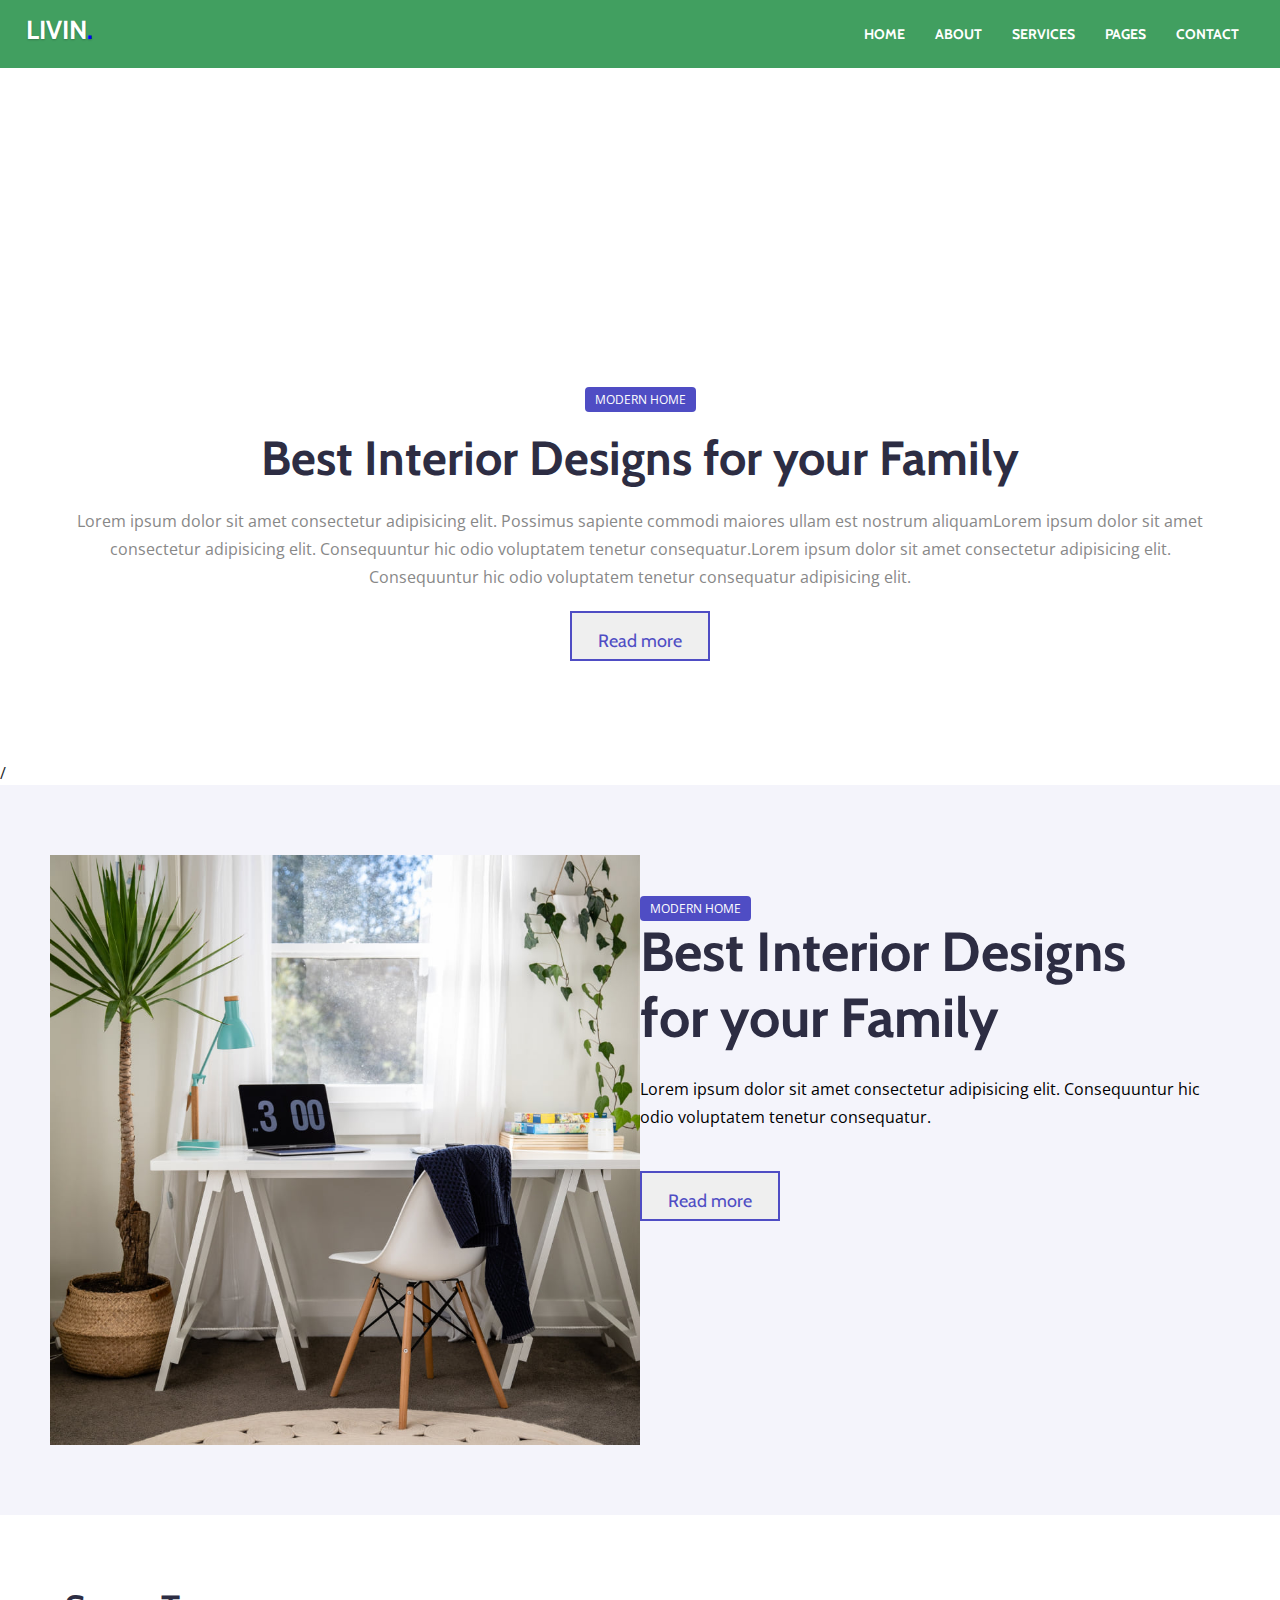
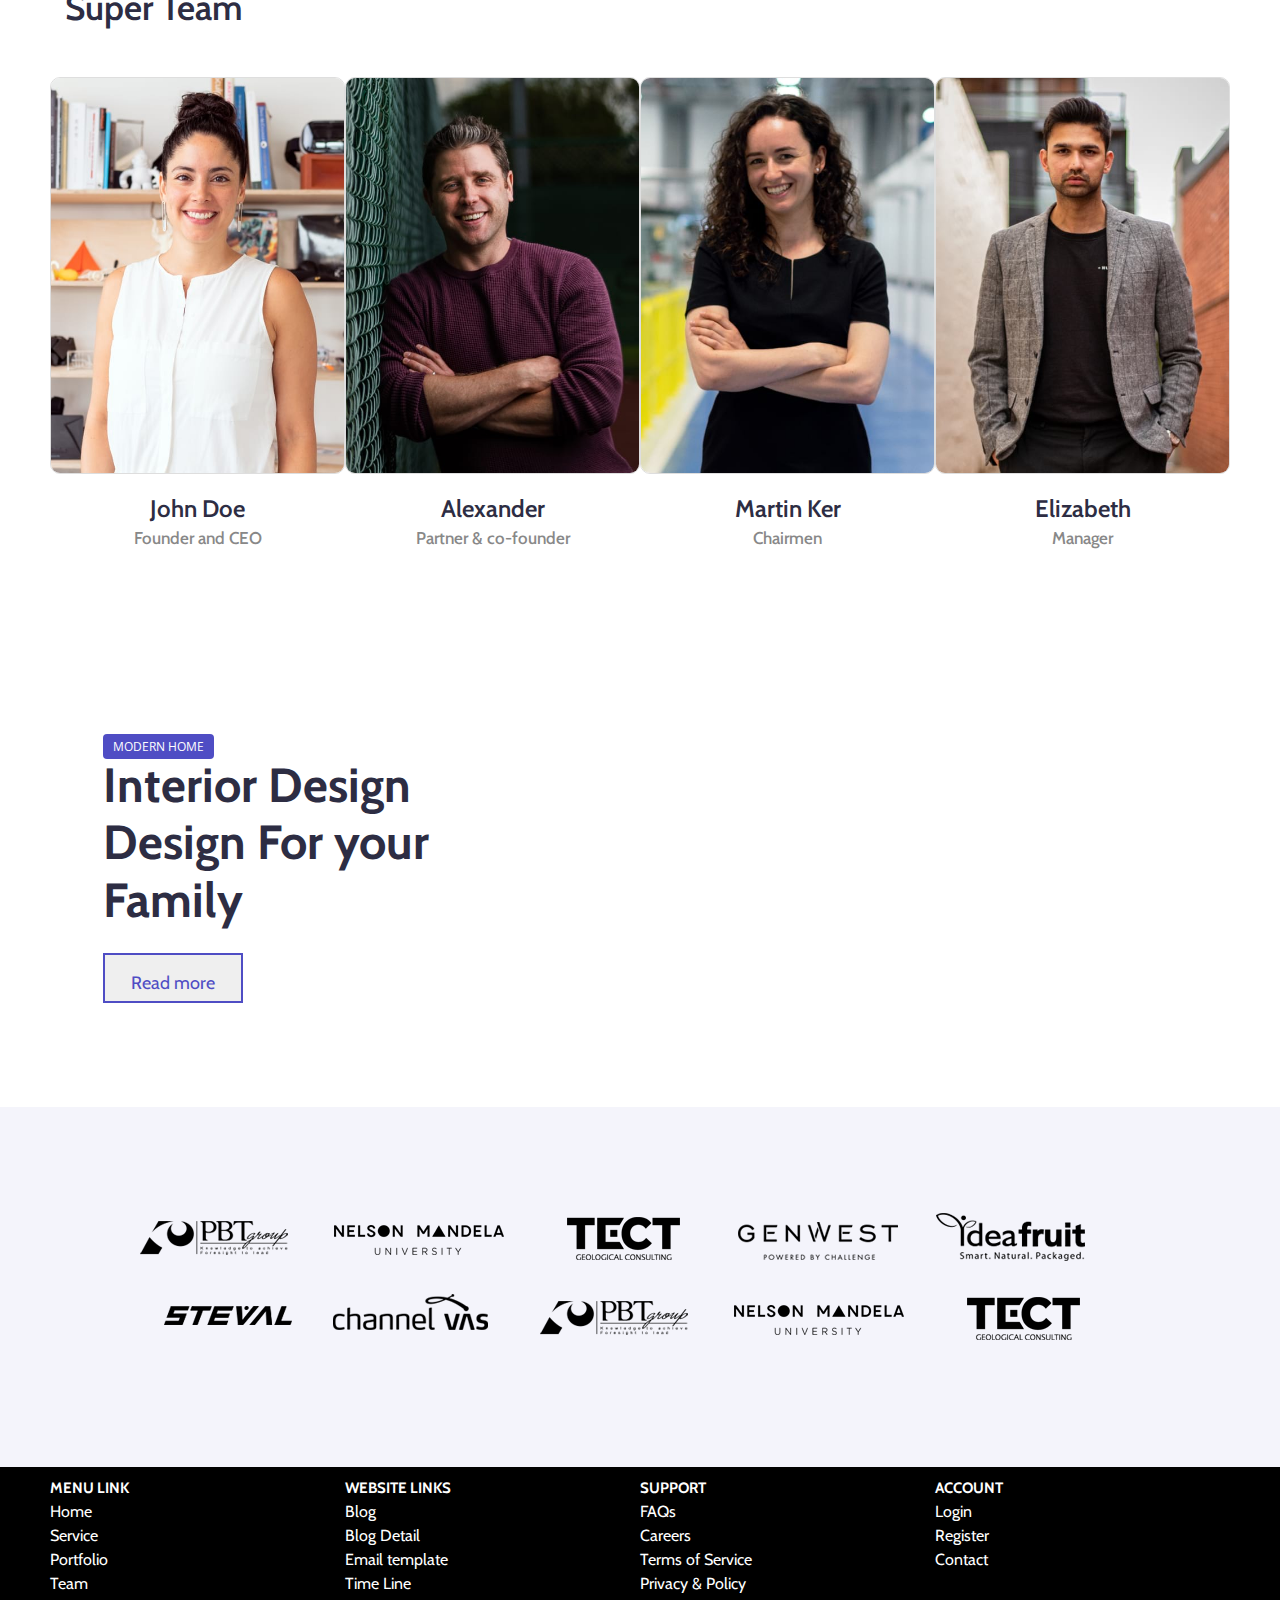
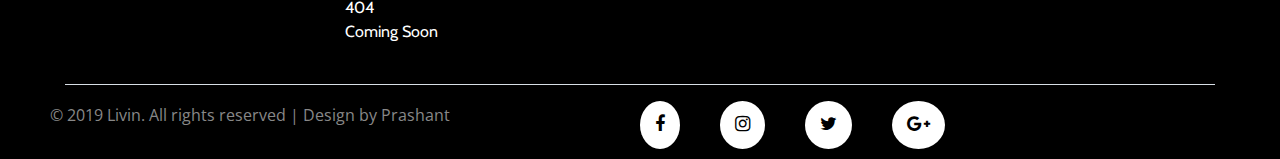
<file: projects/interior/about.html>
<!--
Author: W3layouts
Author URL: http://w3layouts.com
-->
<!doctype html>
<html lang="en">
  <head>
    <!-- Required meta tags -->
    <meta charset="utf-8">
    <meta name="viewport" content="width=device-width, initial-scale=1, shrink-to-fit=no">

    <title>Interior Floor Interior and Furniture Website Template | About : W3layouts</title>
    <link href="https://fonts.googleapis.com/css2?family=Cabin:wght@400;500;600;700&display=swap" rel="stylesheet">
    <link href="//fonts.googleapis.com/css?family=Open+Sans:300,400,600,700,800&display=swap" rel="stylesheet">

    <!-- Template CSS -->
    <link rel="stylesheet" href="assets/css/style-starter.css">
    <link rel="stylesheet" href="assets/css/style.css">
  </head>
  <body>
<!--w3l-header-->

<header class="w3l-header-nav" id="Home">
   <!--/nav-->
   <nav class="navbar navbar-expand-lg full">
      <!-- <div class="container"> -->
      <a class="logo" href="index.html">LIVIN<label style="color:blue; ">.</label></a>
      <button class="navbar-toggler collapsed" type="button" data-toggle="collapse"
         data-target="#navbarSupportedContent" aria-controls="navbarSupportedContent" aria-expanded="false"
         aria-label="Toggle navigation">
         <span style="background-color: white; color: black;padding: 10px;">MENU</span>
      </button>
      <div class="collapse navbar-collapse" id="navbarSupportedContent">
         <ul class="navbar-nav ml-auto">
            <li class="nav-item">
               <a class="nav-link" href="index.html">Home</a>
            </li>
            <li class="nav-item">
               <a class="nav-link" href="about.html">About</a>
            </li>
            <li class="nav-item ">
               <a class="nav-link" href="services.html">Services</a>
            </li>
            <li class="nav-item">
               <a class="nav-link" href="Pages.html">Pages</a>
            </li>
            <li class="nav-item ">
               <a class="nav-link" href="contact.html">Contact</a>
            </li>
         </ul>
      </div>
      <!-- </div> -->
   </nav>
   <!--//nav-->
</header>

<!-- //w3l-header -->
<section class="about-us">
   <h1 class="hny-title" style="color: #fff !important;">About us</h1>
</section>

<section style="padding: 100px 0px;">
  <div class="container" style="display: flex; align-items: center;">
   <div style="text-align: center;">
      <span class="modern-home">Modern Home</span>
      <h1 style="margin:20px 0px;" class="hny-title">Best Interior Designs for your Family</h1>
      <p style="margin-bottom:20px;">Lorem ipsum dolor sit amet consectetur adipisicing elit. Possimus sapiente commodi maiores ullam est nostrum aliquamLorem ipsum dolor sit amet consectetur adipisicing elit. Consequuntur hic odio voluptatem tenetur consequatur.Lorem ipsum dolor sit amet consectetur adipisicing elit. Consequuntur hic odio voluptatem tenetur consequatur adipisicing elit.</p>
      <button class="Read-more">Read more</button>
   </div>
  </div>
</section>
<!-- //content-with-photo-16 -->/
<section id="about" class="bg">
   <div class="container">
      <div class="row">
         <div class="col-lg-6">
            <img src="assets/images/slide1_files/1.jpg" class="img-fluid">
         </div>
         <div class="col-lg-6">
            <div class="text-content ">
               <span class="modern-home">Modern Home</span>
               <h4 class="texth4">Best Interior Designs <br>for your Family</h4>
               <p class="textp">Lorem ipsum dolor sit amet consectetur adipisicing elit. Consequuntur hic odio
                  voluptatem tenetur consequatur.</p>
               <button class="Read-more ">Read more</button>
            </div>
         </div>
      </div>
   </div>
</section>
<!-- team -->
<section class="w3l-team py-5" id="w3l-team">
    <div class="container py-lg-4 py-sm-3">
        <h3 class="title-big mb-md-5 mb-4">Super Team</h3>
        <div class="row text-center">
            <div class="col-md-3 col-6">
                <div class="team-grids text-center">
                    <img src="assets/images/team1.jpg" class="img-fluid" alt="">
                    <div class="team-info">
                        <div class="caption">
                            <div class="social-icons-section text-center">
                                <a class="fac" href="#url">
                                    <i class="fa fa-facebook"></i>
                                </a>
                                <a class="twitter" href="#url">
                                    <i class="fa fa-twitter"></i>
                                </a>
                            </div>
                        </div>
                    </div>
                </div>
                <h4>John Doe</h4>
                <h6>Founder and CEO</h6>
            </div>
            <div class="col-md-3 col-6">
                <div class="team-grids text-center">
                    <img src="assets/images/team2.jpg" class="img-fluid" alt="">
                    <div class="team-info">
                        <div class="caption">
                            <div class="social-icons-section text-center">
                                <a class="fac" href="#url">
                                    <i class="fa fa-facebook"></i>
                                </a>
                                <a class="twitter" href="#url">
                                    <i class="fa fa-twitter"></i>
                                </a>
                            </div>
                        </div>
                    </div>
                </div>
                <h4>Alexander</h4>
                <h6>Partner & co-founder</h6>
            </div>
            <div class="col-md-3 col-6 mt-md-0 mt-sm-5 mt-5">
                <div class="team-grids text-center">
                    <img src="assets/images/team3.jpg" class="img-fluid" alt="">
                    <div class="team-info">
                        <div class="caption">
                            <div class="social-icons-section text-center">
                                <a class="fac" href="#url">
                                    <i class="fa fa-facebook"></i>
                                </a>
                                <a class="twitter" href="#url">
                                    <i class="fa fa-twitter"></i>
                                </a>
                            </div>
                        </div>
                    </div>
                </div>
                <h4>Martin ker </h4>
                <h6>Chairmen</h6>
            </div>
            <div class="col-md-3 col-6 mt-md-0 mt-sm-5 mt-5">
                <div class="team-grids text-center">
                    <img src="assets/images/team4.jpg" class="img-fluid" alt="">
                    <div class="team-info">
                        <div class="caption">
                            <div class="social-icons-section text-center">
                                <a class="fac" href="#url">
                                    <i class="fa fa-facebook"></i>
                                </a>
                                <a class="twitter" href="#url">
                                    <i class="fa fa-twitter"></i>
                                </a>
                            </div>
                        </div>
                    </div>
                </div>
                <h4>Elizabeth </h4>
                <h6>Manager</h6>
            </div>
        </div>
    </div>
</section>

<section class="interior">
   <div class="interior-content">
      <span class="modern-home">Modern Home</span>
      <h2 class="hny-title">Interior Design Design For your Family</h2>
      <br>
      <button class="Read-more ">Read more</button>

   </div>
</section>


<section class="bg" style="padding: 100px 0px; ">
   <div class="container">
    <div class="our-clients" >
       <div class="column">
          <div class="company-gd">	  
            <a href="#client"><img class="img-responsive" src="assets/images/slide1_files/client1.png" alt="client"> </a>
          </div>
       </div>
       <div class="column">
          <div class="company-gd">	  
            <a href="#client"><img class="img-responsive" src="assets/images/slide1_files/client2.png" alt="client"> </a>
          </div>
       </div>
       <div class="column">
          <div class="company-gd">	  
            <a href="#client"><img class="img-responsive" src="assets/images/slide1_files/client3.png" alt="client"> </a>
          </div>
       </div>
       <div class="column">
          <div class="company-gd">	  
            <a href="#client"><img class="img-responsive" src="assets/images/slide1_files/client4.png" alt="client"> </a>
          </div>
       </div>
       <div class="column">
          <div class="company-gd">	  
            <a href="#client"><img class="img-responsive" src="assets/images/slide1_files/client5.png" alt="client"> </a>
          </div>
       </div>
       <div class="column">
          <div class="company-gd">	  
            <a href="#client"><img class="img-responsive" src="assets/images/slide1_files/client6.png" alt="client"> </a>
          </div>
       </div>
       <div class="column">
          <div class="company-gd">	  
            <a href="#client"><img class="img-responsive" src="assets/images/slide1_files/client7.png" alt="client"> </a>
          </div>
       </div>
       <div class="column">
          <div class="company-gd">	  
            <a href="#client"><img class="img-responsive" src="assets/images/slide1_files/client1.png" alt="client"> </a>
          </div>
       </div>
       <div class="column">
          <div class="company-gd">	  
            <a href="#client"><img class="img-responsive" src="assets/images/slide1_files/client2.png" alt="client"> </a>
          </div>
       </div>
       <div class="column">
          <div class="company-gd">	  
            <a href="#client"><img class="img-responsive" src="assets/images/slide1_files/client3.png" alt="client"> </a>
          </div>
       </div>
    </div>
   </div>
 </section>
<!-- team -->
<section style="background-color: black; padding: 10px;">
   <div class="container">
      <div class="row">
      <div class="col-lg-3 col-md-6">
         <ul>
            <li class="list"><a href="#">MENU LINK</a></li>
            <li><a href="#">Home</a></li>
            <li><a href="#">Service</a></li>
            <li><a href="#">Portfolio</a></li>
            <li><a href="#">Team</a></li>
         </ul>
      </div>
      <div class="col-lg-3 col-md-6"> 
            <ul>
               <li class="list"><a href="#">WEBSITE LINKS</a></li>
         <li><a href="#">Blog</a></li>
         <li><a href="#">Blog Detail</a></li>
         <li><a href="#">Email template</a></li>
         <li><a href="#">Time Line</a></li>
         <li><a href="#">404</a></li>
         <li><a href="#">Coming Soon</a></li>
      </ul>
   </div>
      <div class="col-lg-3 col-md-6">
         <ul>
            <li class="list"><a href="#">SUPPORT</a></li>
           <li><a href="#"> FAQs</a></li>
           <li><a href="#"> Careers</a></li>
           <li><a href="#"> Terms of Service</a></li>
           <li><a href="#"> Privacy & Policy</a></li>
         </ul>
      </div>
      <div class="col-lg-3 col-md-6">
         <ul>
            <li class="list"><a href="#">ACCOUNT</a></li>
            <li><a href="#">Login</a></li>
            <li><a href="#">Register</a></li>
            <li><a href="#">Contact</a></li>
           
         </ul>
      </div>
   </div>
   <br>
   <hr style="background-color: aliceblue;">
<div class="row">
   <div class="col-lg-6"> <p style="margin-bottom: 20px;">© 2019 Livin. All rights reserved | Design by Prashant</p></div>
   <div class="col-lg-6" style="display: flex;
   gap: 40px; flex-wrap: wrap;">
      <a class="facebook social" href="#facebook"><span class="fa fa-facebook" aria-hidden="true"></span></a>
      <a class="instagram social" href="#instagram"><span class="fa fa-instagram" aria-hidden="true"></span></a>
      <a class="twitter social" href="#twitter"><span class="fa fa-twitter" aria-hidden="true"></span></a>
      <a class="google social" href="#google"><span class="fa fa-google-plus" aria-hidden="true"></span></a>
</div>
   </div>
</section>


  <!-- move top -->


  <!-- /move top -->


<!-- jQuery and Bootstrap JS -->
<script src="assets/js/jquery-3.3.1.min.js"></script>

<!-- Template JavaScript -->
<script src="assets/js/jquery.magnific-popup.min.js"></script>
<script>
  $(document).ready(function () {
    $('.popup-with-zoom-anim').magnificPopup({
      type: 'inline',

      fixedContentPos: false,
      fixedBgPos: true,

      overflowY: 'auto',

      closeBtnInside: true,
      preloader: false,

      midClick: true,
      removalDelay: 300,
      mainClass: 'my-mfp-zoom-in'
    });

    $('.popup-with-move-anim').magnificPopup({
      type: 'inline',
      fixedContentPos: false,
      fixedBgPos: true,

      overflowY: 'auto',

      closeBtnInside: true,
      preloader: false,

      midClick: true,
      removalDelay: 300,
      mainClass: 'my-mfp-slide-bottom'
    });
  });
</script>

<script src="assets/js/owl.carousel.js"></script>

<!-- script for carousel1 -->
<script>
  $(document).ready(function () {
    $('.owl-one').owlCarousel({
      loop: false,
      margin: 0,
      nav: false,
      responsiveClass: true,
      autoplay: false,
      autoplayTimeout: 5000,
      autoplaySpeed: 1000,
      autoplayHoverPause: false,
      responsive: {
        0: {
          items: 1,
          nav: false
        },
        480: {
          items: 1,
          nav: false
        },
        667: {
          items: 1,
          nav: true
        },
        1000: {
          items: 1,
          nav: true
        }
      }
    })
  })
</script>
<!-- //script -->
<!-- script for owlcarousel -->
<script>
  $(document).ready(function () {
    $('.owl-testimonial').owlCarousel({
      loop: true,
      margin: 0,
      nav: true,
      responsiveClass: true,
      autoplay: false,
      autoplayTimeout: 5000,
      autoplaySpeed: 1000,
      autoplayHoverPause: false,
      responsive: {
        0: {
          items: 1,
          nav: false
        },
        480: {
          items: 1,
          nav: false
        },
        667: {
          items: 1,
          nav: true
        },
        1000: {
          items: 1,
          nav: true
        }
      }
    })
  })
</script>
<!-- //script for owlcarousel -->


<!-- disable body scroll which navbar is in active -->
<script>
  $(function () {
    $('.navbar-toggler').click(function () {
      $('body').toggleClass('noscroll');
    })
  });
</script>
<!-- disable body scroll which navbar is in active -->

<script src="assets/js/bootstrap.min.js"></script>

</body>

</html>
</file>
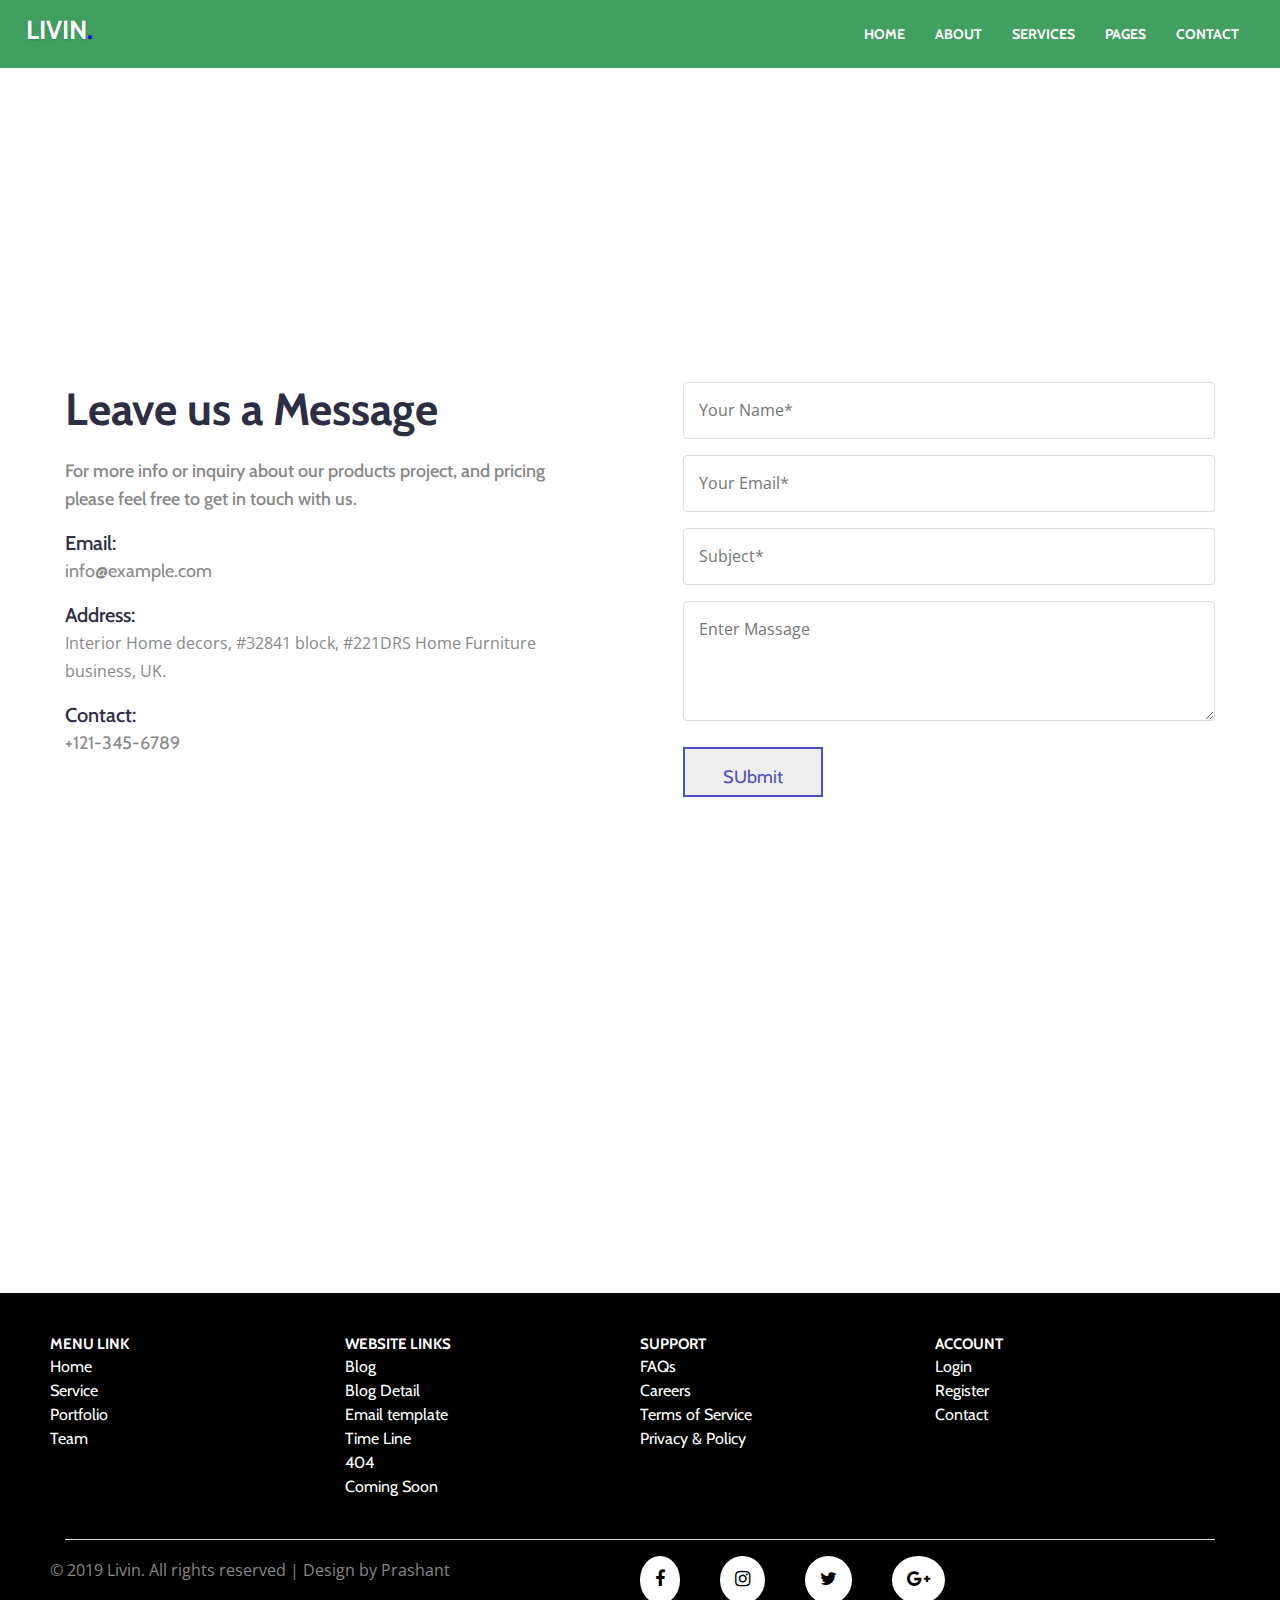
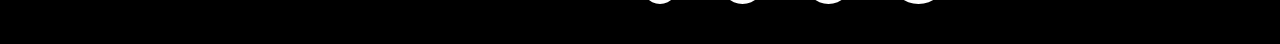
<file: projects/interior/contact.html>
<!--
Author: W3layouts
Author URL: http://w3layouts.com
-->
<!doctype html>
<html lang="en">
  <head>
    <!-- Required meta tags -->
    <meta charset="utf-8">
    <meta name="viewport" content="width=device-width, initial-scale=1, shrink-to-fit=no">

    <title>Interior Floor Interior and Furniture Website Template | Contact : W3layouts</title>
    <link href="https://fonts.googleapis.com/css2?family=Cabin:wght@400;500;600;700&display=swap" rel="stylesheet">
    <link href="//fonts.googleapis.com/css?family=Open+Sans:300,400,600,700,800&display=swap" rel="stylesheet">

    <!-- Template CSS -->
    <link rel="stylesheet" href="assets/css/style-starter.css">
    <link rel="stylesheet" href="assets/css/style.css">
  </head>
  <body>
<!--w3l-header-->

<header class="w3l-header-nav" id="Home">
  <!--/nav-->
  <nav class="navbar navbar-expand-lg full">
     <!-- <div class="container"> -->
     <a class="logo" href="index.html">LIVIN<label style="color:blue; ">.</label></a>
     <button class="navbar-toggler collapsed" type="button" data-toggle="collapse"
        data-target="#navbarSupportedContent" aria-controls="navbarSupportedContent" aria-expanded="false"
        aria-label="Toggle navigation">
        <span style="background-color: white; color: black;padding: 10px;">MENU</span>
     </button>
     <div class="collapse navbar-collapse" id="navbarSupportedContent">
        <ul class="navbar-nav ml-auto">
           <li class="nav-item">
              <a class="nav-link" href="index.html">Home</a>
           </li>
           <li class="nav-item">
              <a class="nav-link" href="about.html">About</a>
           </li>
           <li class="nav-item ">
              <a class="nav-link" href="services.html">Services</a>
           </li>
           <li class="nav-item">
              <a class="nav-link" href="Pages.html">Pages</a>
           
           </li>
           <li class="nav-item ">
              <a class="nav-link" href="contact.html">Contact</a>
           </li>
        </ul>
     </div>
     <!-- </div> -->
  </nav>
  <!--//nav-->
</header>

<!-- //w3l-header -->
<section class="Contact">
  <h1 class="hny-title" style="color: #fff !important;">Contact</h1>
</section>

<!-- contact-form 2 -->
<section class="w3l-contact-2 py-5">
    <div class="contact-infubd section-gap py-lg-5 py-md-4">
        <div class="container">
            <div class="contact-grids d-grid">
                <div class="contact-left">
                    <h4>Leave us a Message</h4>
                    <h6>For more info or inquiry about our products project, and pricing please feel free to get in
                        touch with
                        us.</h6>
                    <div class="hours">
                        <h6 class="info mt-3">Email:</h6>
                        <p> <a href="mailto:info@example.com">
                            info@example.com</a></p>
                        <h6 class="info mt-3">Address:</h6>
                        <p> Interior Home decors, #32841 block, #221DRS Home Furniture business, UK.</p>
                        <h6 class="info mt-3">Contact:</h6>
                        <p class="margin-top"><a href="tel:+(121-345-6789">+121-345-6789</a></p>
                    </div>
                </div>
                <div class="contact-right">
                    <form action="https://sendmail.w3layouts.com/submitForm" method="post" class="signin-form">
                        <div class="input-grids">
                            <input type="text" name="w3lName" id="w3lName" placeholder="Your Name*"
                                class="contact-input" />
                            <input type="email" name="w3lSender" id="w3lSender" placeholder="Your Email*"
                                class="contact-input" required="" />
                            <input type="text" name="w3lSubect" id="w3lSubect" placeholder="Subject*"
                                class="contact-input" />
                        </div>
                       <textarea name="" class="form-input" id="" cols="30" rows="10" placeholder="Enter Massage"></textarea>
                      <button class="Read-more">SUbmit</button>
                    </form>
                </div>
            </div>
        </div>
</section>
<!-- /contact-form-2 -->
<div class="map-iframe">
    <iframe
        src="https://www.google.com/maps/embed?pb=!1m18!1m12!1m3!1d317718.69319292053!2d-0.3817765050863085!3d51.528307984912544!2m3!1f0!2f0!3f0!3m2!1i1024!2i768!4f13.1!3m3!1m2!1s0x47d8a00baf21de75%3A0x52963a5addd52a99!2sLondon%2C+UK!5e0!3m2!1sen!2spl!4v1562654563739!5m2!1sen!2spl"
        width="100%" height="400" frameborder="0" style="border: 0px; pointer-events: none;"
        allowfullscreen=""></iframe>
</div>

<section style="background-color: black; padding:40px 0px;">
  <div class="container">
     <div class="row">
     <div class="col-lg-3 col-md-6 col-sm-6">
        <ul>
           <li class="list"><a href="#">MENU LINK</a></li>
           <li><a href="#">Home</a></li>
           <li><a href="#">Service</a></li>
           <li><a href="#">Portfolio</a></li>
           <li><a href="#">Team</a></li>
        </ul>
     </div>
     <div class="col-lg-3 col-md-6 col-sm-6"> 
           <ul>
              <li class="list"><a href="#">WEBSITE LINKS</a></li>
        <li><a href="#">Blog</a></li>
        <li><a href="#">Blog Detail</a></li>
        <li><a href="#">Email template</a></li>
        <li><a href="#">Time Line</a></li>
        <li><a href="#">404</a></li>
        <li><a href="#">Coming Soon</a></li>
     </ul>
  </div>
     <div class="col-lg-3 col-md-6 col-sm-6">
        <ul>
           <li class="list"><a href="#">SUPPORT</a></li>
          <li><a href="#"> FAQs</a></li>
          <li><a href="#"> Careers</a></li>
          <li><a href="#"> Terms of Service</a></li>
          <li><a href="#"> Privacy & Policy</a></li>
        </ul>
     </div>
     <div class="col-lg-3 col-md-6 col-sm-6">
        <ul>
           <li class="list"><a href="#">ACCOUNT</a></li>
           <li><a href="#">Login</a></li>
           <li><a href="#">Register</a></li>
           <li><a href="#">Contact</a></li>
          
        </ul>
     </div>
  </div>
  <br>
  <hr style="background-color: aliceblue;">
<div class="row">
  <div class="col-lg-6 ">  <p style="margin-bottom: 20px;">© 2019 Livin. All rights reserved | Design by Prashant</p></div>
  <div class="col-lg-6" style="display: flex;
  gap: 40px;">
     <a class="facebook social" href="#facebook"><span class="fa fa-facebook" aria-hidden="true"></span></a>
     <a class="instagram social" href="#instagram"><span class="fa fa-instagram" aria-hidden="true"></span></a>
     <a class="twitter social" href="#twitter"><span class="fa fa-twitter" aria-hidden="true"></span></a>
     <a class="google social" href="#google"><span class="fa fa-google-plus" aria-hidden="true"></span></a>
</div>
  </div>
</section>

  <script>
    // When the user scrolls down 20px from the top of the document, show the button
    window.onscroll = function () {
      scrollFunction()
    };

    function scrollFunction() {
      if (document.body.scrollTop > 20 || document.documentElement.scrollTop > 20) {
        document.getElementById("movetop").style.display = "block";
      } else {
        document.getElementById("movetop").style.display = "none";
      }
    }

    // When the user clicks on the button, scroll to the top of the document
    function topFunction() {
      document.body.scrollTop = 0;
      document.documentElement.scrollTop = 0;
    }
  </script>
  <!-- /move top -->


<!-- jQuery and Bootstrap JS -->
<script src="assets/js/jquery-3.3.1.min.js"></script>

<!-- Template JavaScript -->
<script src="assets/js/jquery.magnific-popup.min.js"></script>
<script>
  $(document).ready(function () {
    $('.popup-with-zoom-anim').magnificPopup({
      type: 'inline',

      fixedContentPos: false,
      fixedBgPos: true,

      overflowY: 'auto',

      closeBtnInside: true,
      preloader: false,

      midClick: true,
      removalDelay: 300,
      mainClass: 'my-mfp-zoom-in'
    });

    $('.popup-with-move-anim').magnificPopup({
      type: 'inline',

      fixedContentPos: false,
      fixedBgPos: true,

      overflowY: 'auto',

      closeBtnInside: true,
      preloader: false,

      midClick: true,
      removalDelay: 300,
      mainClass: 'my-mfp-slide-bottom'
    });
  });
</script>

<script src="assets/js/owl.carousel.js"></script>

<!-- script for carousel1 -->
<script>
  $(document).ready(function () {
    $('.owl-one').owlCarousel({
      loop: false,
      margin: 0,
      nav: false,
      responsiveClass: true,
      autoplay: false,
      autoplayTimeout: 5000,
      autoplaySpeed: 1000,
      autoplayHoverPause: false,
      responsive: {
        0: {
          items: 1,
          nav: false
        },
        480: {
          items: 1,
          nav: false
        },
        667: {
          items: 1,
          nav: true
        },
        1000: {
          items: 1,
          nav: true
        }
      }
    })
  })
</script>
<!-- //script -->
<!-- script for owlcarousel -->
<script>
  $(document).ready(function () {
    $('.owl-testimonial').owlCarousel({
      loop: true,
      margin: 0,
      nav: true,
      responsiveClass: true,
      autoplay: false,
      autoplayTimeout: 5000,
      autoplaySpeed: 1000,
      autoplayHoverPause: false,
      responsive: {
        0: {
          items: 1,
          nav: false
        },
        480: {
          items: 1,
          nav: false
        },
        667: {
          items: 1,
          nav: true
        },
        1000: {
          items: 1,
          nav: true
        }
      }
    })
  })
</script>
<!-- //script for owlcarousel -->


<!-- disable body scroll which navbar is in active -->
<script>
  $(function () {
    $('.navbar-toggler').click(function () {
      $('body').toggleClass('noscroll');
    })
  });
</script>
<!-- disable body scroll which navbar is in active -->

<script src="assets/js/bootstrap.min.js"></script>

</body>

</html>
</file>
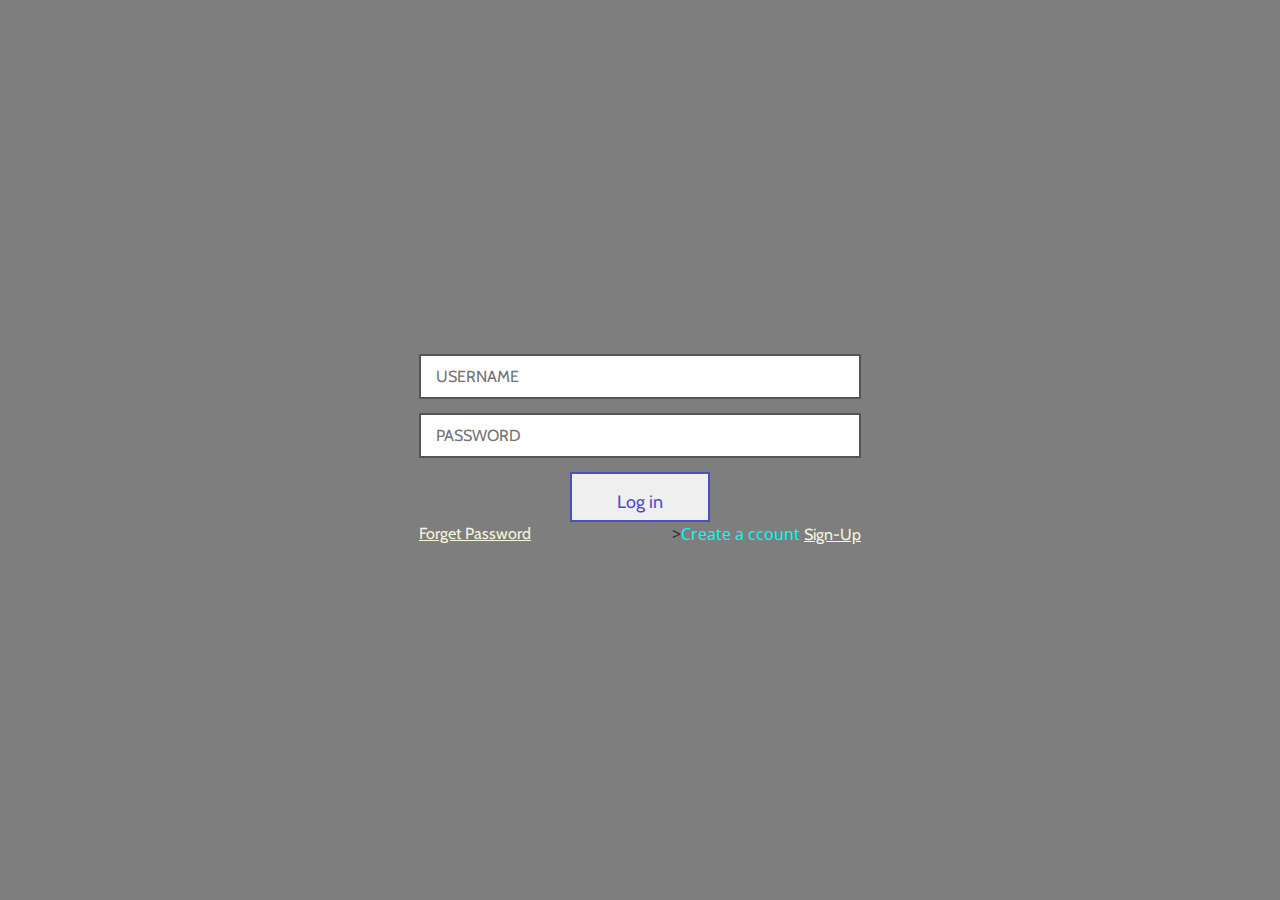
<file: projects/interior/login.html>
<!doctype html>
<html lang="en">

<head>
   <!-- Required meta tags -->
   <meta charset="utf-8">
   <meta name="viewport" content="width=device-width, initial-scale=1">
   <title>Interior Floor Interior and Furniture Website Template | Home : W3layouts</title>
   <link href="https://fonts.googleapis.com/css2?family=Cabin:wght@400;500;600;700&display=swap" rel="stylesheet">
   <link href="//fonts.googleapis.com/css?family=Open+Sans:300,400,600,700,800&display=swap" rel="stylesheet">
   <!-- Template CSS -->
   <link rel="stylesheet" href="assets/css/style-starter.css">
   <link rel="stylesheet" href="assets/css/style.css">
   <!-- owl carousel slider style script -->
   <script src="https://code.jquery.com/jquery-3.6.0.min.js"></script>
</head>
<body>
    <div class="signup ">
    <form  style=" position: absolute; padding: 10px;">
        <input type="text" class="form-input" placeholder="USERNAME">
        <input type="password" class="form-input"  placeholder="PASSWORD">
 <button class="Read-more" style=" display:block;margin: auto;">Log in</button>
 <div style="display: flex; justify-content: space-between;">
 <a href="#"  style="text-decoration: underline; color: beige; ">Forget Password</a>
 <div>><span style="font-size: 16px; color: aqua;">Create a ccount </span><a href="Pages.html"  style="text-decoration: underline; color: beige;">Sign-Up</a>
 </div>
</div>
 </div>
    </form>
  
    </div>
</body>

</html>
</file>
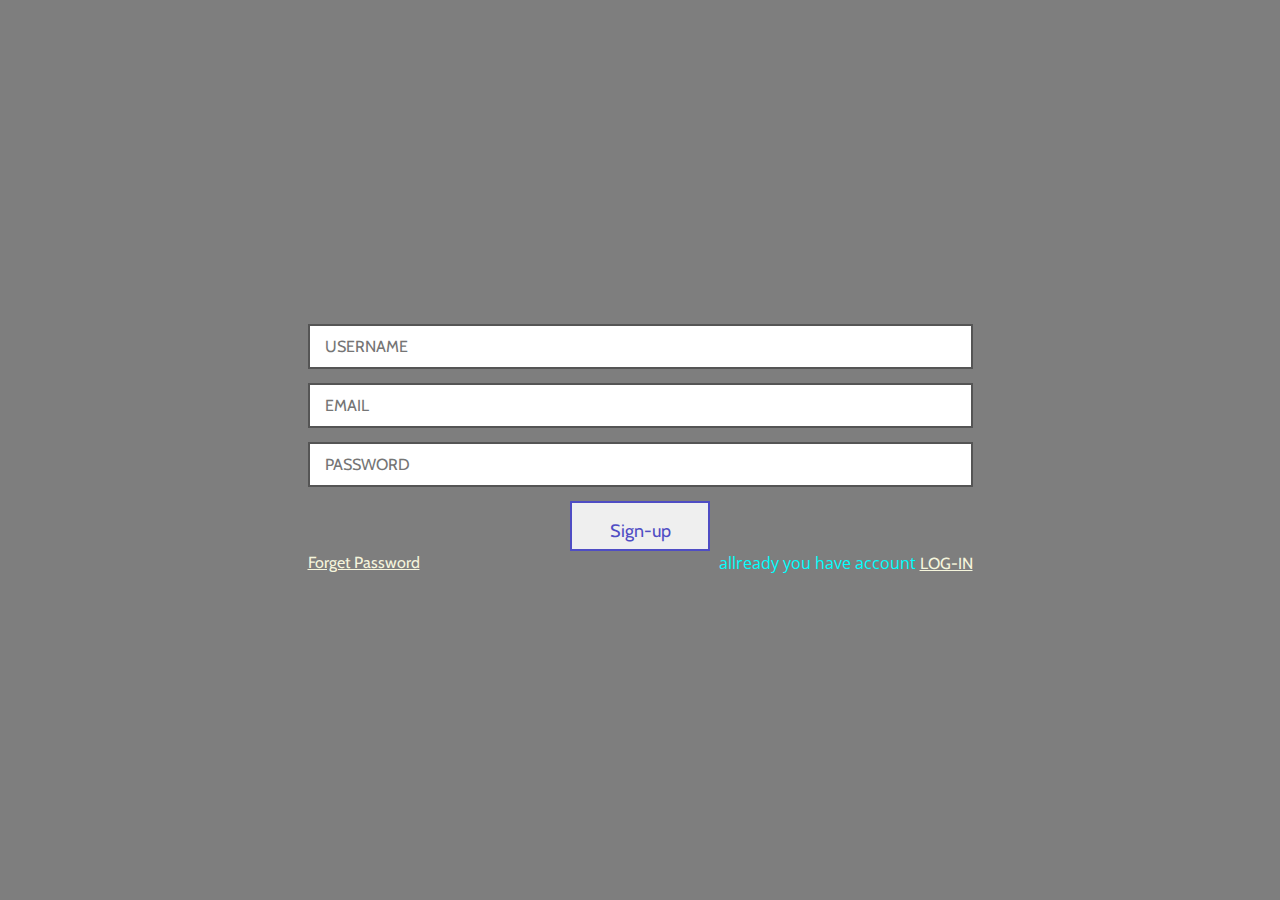
<file: projects/interior/Pages.html>
<!doctype html>
<html lang="en">

<head>
   <!-- Required meta tags -->
   <meta charset="utf-8">
   <meta name="viewport" content="width=device-width, initial-scale=1">
   <title>Interior Floor Interior and Furniture Website Template | Home : W3layouts</title>
   <link href="https://fonts.googleapis.com/css2?family=Cabin:wght@400;500;600;700&display=swap" rel="stylesheet">
   <link href="//fonts.googleapis.com/css?family=Open+Sans:300,400,600,700,800&display=swap" rel="stylesheet">
   <!-- Template CSS -->
   <link rel="stylesheet" href="assets/css/style-starter.css">
   <link rel="stylesheet" href="assets/css/style.css">
</head>
<body>
    <div class="signup">
    <form  style=" position: absolute; padding: 10px; ">
    <input type="text" class="form-input" placeholder="USERNAME">
    <input type="email" class="form-input"  placeholder="EMAIL">
    <input type="password" class="form-input"  placeholder="PASSWORD">
 <button class="Read-more" style=" display:block;margin: auto;">Sign-up</button>
 <div class="media"  style="display: flex; justify-content: space-between;">
 <a href="#"  style="text-decoration: underline; color: beige; ">Forget Password</a>
 <div><span style="font-size: 16px; color: aqua;">allready you have account </span><a href="login.html"  style="text-decoration: underline; color: beige; ">LOG-IN</a>
 </div>
</div>
    </form>
 </div>

</body>

</html>
</file>
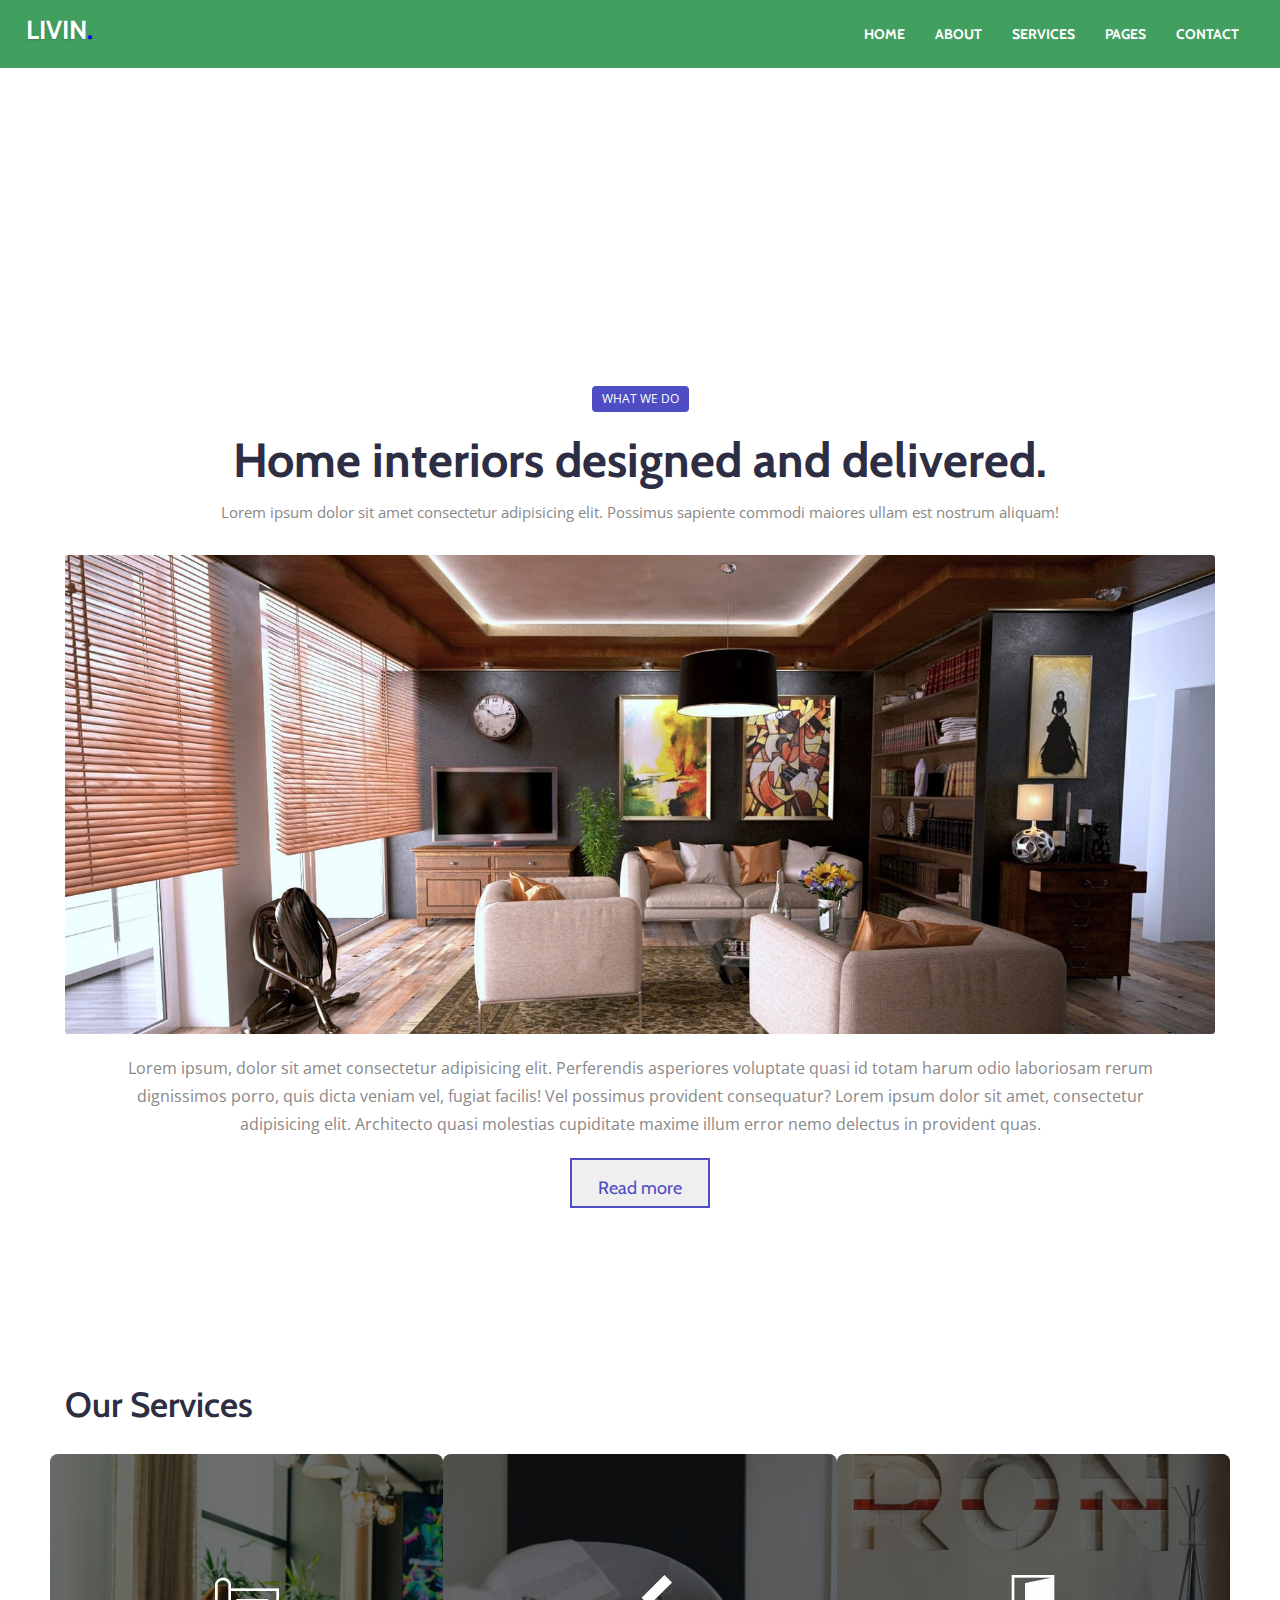
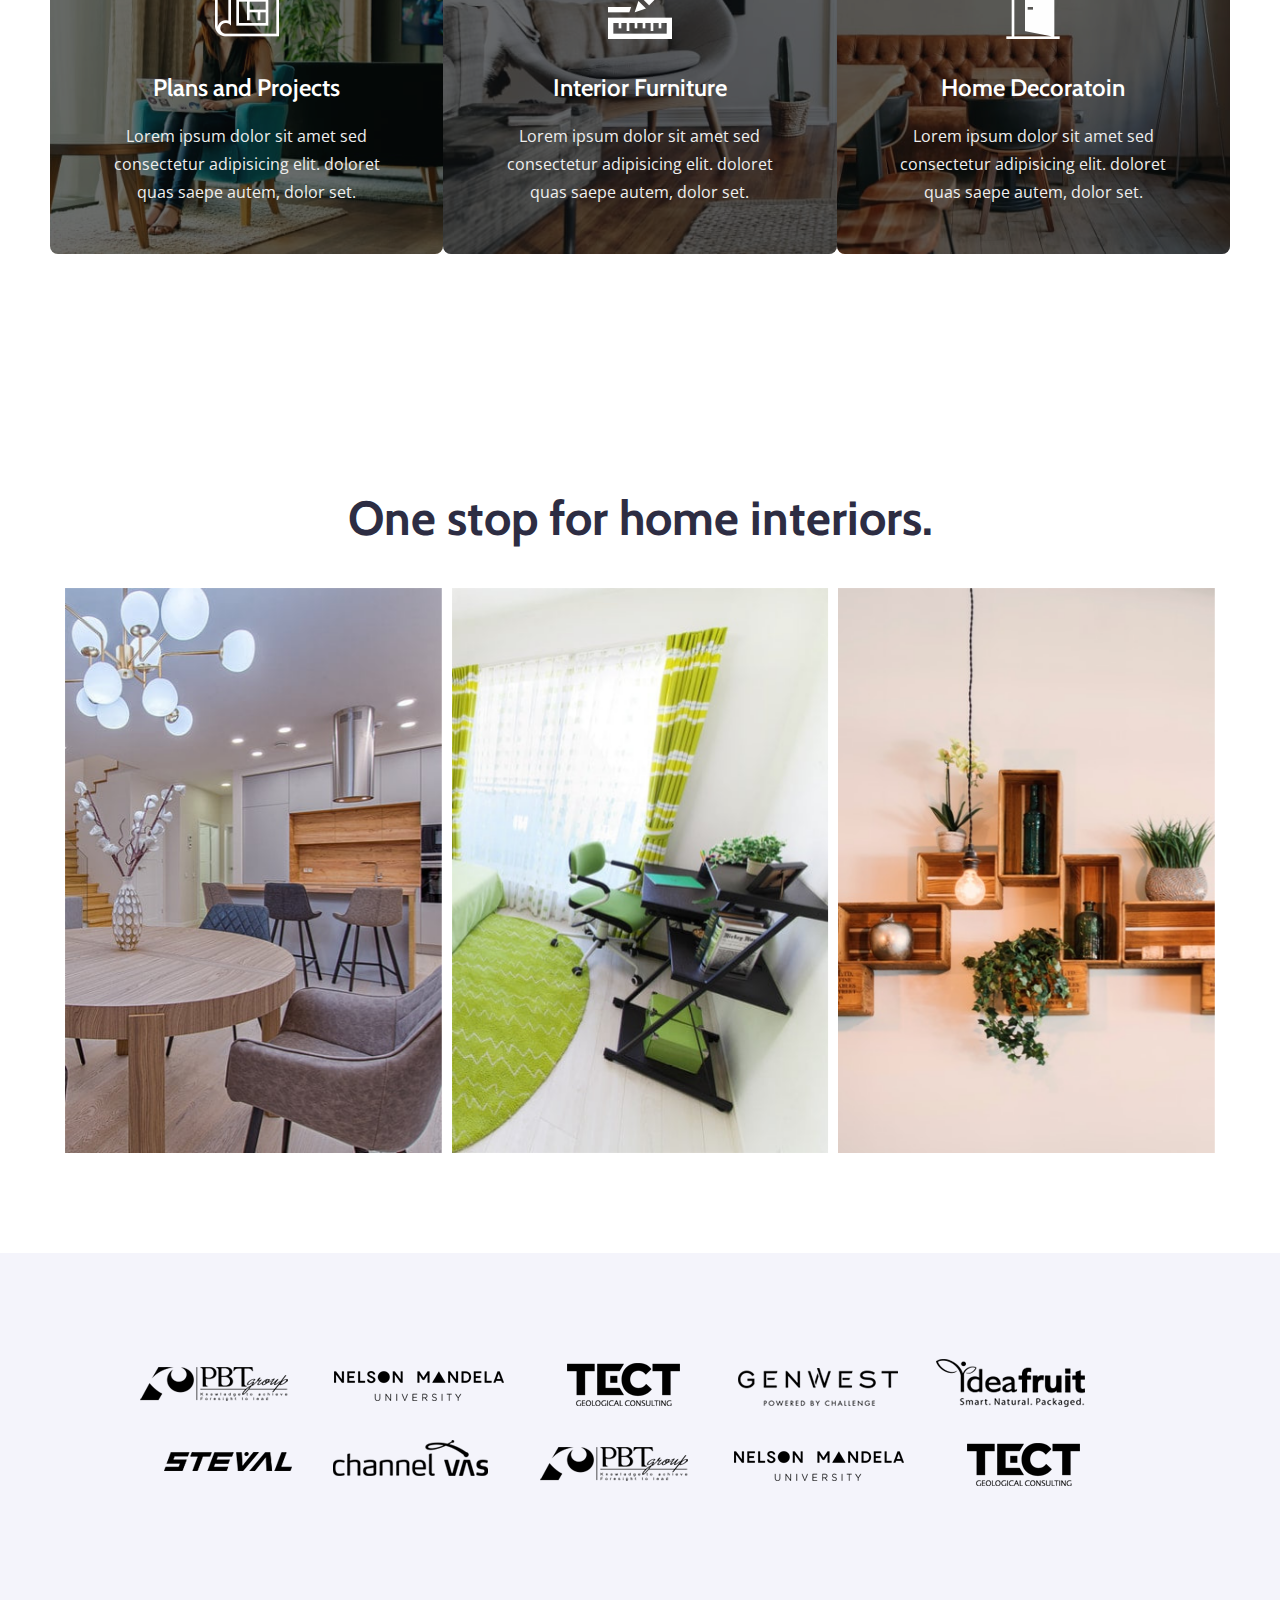
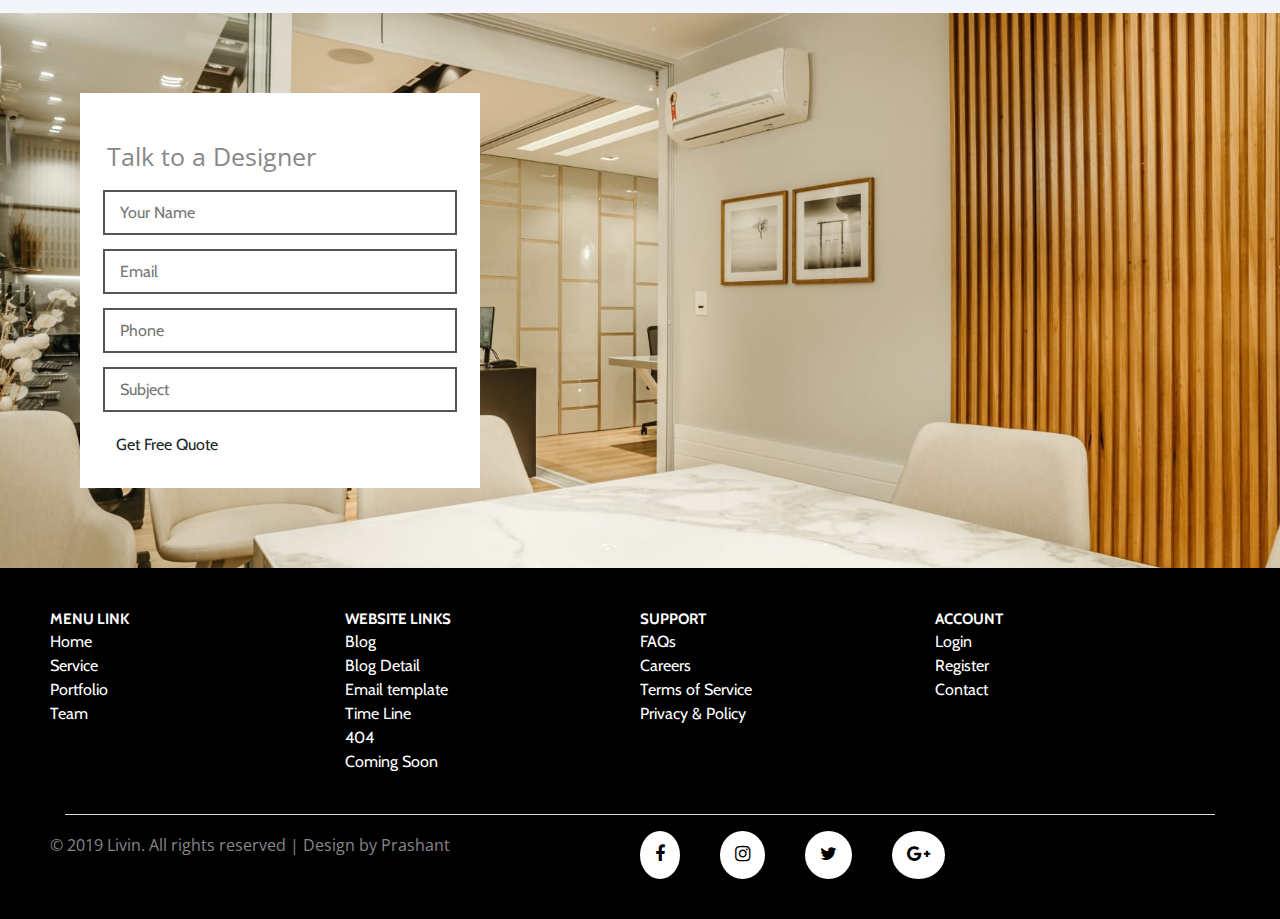
<file: projects/interior/services.html>
<!doctype html>
<html lang="en">
  <head>
    <!-- Required meta tags -->
    <meta charset="utf-8">
    <meta name="viewport" content="width=device-width, initial-scale=1, shrink-to-fit=no">
    <title>Interior Floor Interior and Furniture Website Template | Services : W3layouts</title>
    <link href="https://fonts.googleapis.com/css2?family=Cabin:wght@400;500;600;700&display=swap" rel="stylesheet">
    <link href="//fonts.googleapis.com/css?family=Open+Sans:300,400,600,700,800&display=swap" rel="stylesheet">

    <!-- Template CSS -->
    <link rel="stylesheet" href="assets/css/style-starter.css">
    <link rel="stylesheet" href="assets/css/style.css">

<!-- Owl Carousel CSS and JS -->
<link rel="stylesheet" href="assets/owl.carousel.min.css">
<link rel="stylesheet" href="assets/owl.theme.default.min.css">
<script src="assets/owl.carousel.min.js"></script>

  </head>
  <body>
<!--w3l-header-->

<header class="w3l-header-nav" id="Home">
  <!--/nav-->
  <nav class="navbar navbar-expand-lg full">
     <!-- <div class="container"> -->
     <a class="logo" href="index.html">LIVIN<label style="color:blue; ">.</label></a>
     <button class="navbar-toggler collapsed" type="button" data-toggle="collapse"
        data-target="#navbarSupportedContent" aria-controls="navbarSupportedContent" aria-expanded="false"
        aria-label="Toggle navigation">
        <span style="background-color: white; color: black;padding: 10px;">MENU</span>
     </button>
     <div class="collapse navbar-collapse" id="navbarSupportedContent">
        <ul class="navbar-nav ml-auto">
           <li class="nav-item">
              <a class="nav-link" href="index.html">Home</a>
           </li>
           <li class="nav-item">
              <a class="nav-link" href="about.html">About</a>
           </li>
           <li class="nav-item ">
              <a class="nav-link" href="services.html">Services</a>
           </li>
           <li class="nav-item">
              <a class="nav-link" href="Pages.html">Pages</a>
           </li>
           <li class="nav-item ">
              <a class="nav-link" href="contact.html">Contact</a>
           </li>
        </ul>
     </div>
     <!-- </div> -->
  </nav>
  <!--//nav-->
</header>
<!-- //w3l-header -->
<section class="Services">
  <h1 class="hny-title" style="color: #fff !important;">Services</h1>
</section>

<section id="services" style="padding: 80px 0px;">
  <div class="container">
     <div class="main-text">
      <span class="modern-home" style="display: table; margin: 20px auto;">What We do</span>
        <h1 class="hny-title text-center">Home interiors designed and delivered<span class="sub-dot">.</span></h1>
        <p class="text-para">Lorem ipsum dolor sit amet consectetur adipisicing elit. Possimus sapiente commodi
           maiores ullam est nostrum aliquam!</p>
     </div>
     <img src="assets/images/services.jpg" class="img-fluid" style="margin-top: 30px; border-radius: 3px;">
   <p style="margin:20px 30px;" class="text-center">Lorem ipsum, dolor sit amet consectetur adipisicing elit. Perferendis asperiores voluptate quasi id totam harum odio laboriosam rerum dignissimos porro, quis dicta veniam vel, fugiat facilis! Vel possimus provident consequatur? Lorem ipsum dolor sit amet, consectetur adipisicing elit. Architecto quasi molestias cupiditate maxime illum error nemo delectus in provident quas.</p>
  <button class="Read-more" style="display: block; margin: auto;">Read more</button>
  </div>

</section>
<!-- home page service grids -->
<section id="services" class="services py-5">
    <div class="container py-lg-5 py-md-4">
        <h3 class="title-big">Our Services</h3>
      <div class="row text-center img-grids pt-2">
        <div class="col-lg-4 col-md-6 col-sm-12">
          <div class="ser-bg1">
            <div class="p-md-5 p-3">
                <img src="assets/images/icon1.png" alt="" class="img-fluid" />
                <h4><a href="#url">Plans and Projects</a></h4>
                <p>Lorem ipsum dolor sit amet sed consectetur adipisicing elit.
                doloret quas saepe autem, dolor set.</p>
            </div>
          </div>
        </div>
        <div class="col-lg-4 col-md-6 col-sm-12 mt-md-0 mt-4">
          <div class="ser-bg2">
            <div class="p-md-5 p-3">
                <img src="assets/images/icon2.png" alt="" class="img-fluid" />
                <h4><a href="#url">Interior Furniture</a></h4>
                <p>Lorem ipsum dolor sit amet sed consectetur adipisicing elit.
                doloret quas saepe autem, dolor set.</p>
            </div>
          </div>
        </div>
        <div class="col-lg-4 col-md-6 col-sm-12 mt-lg-0 mt-4">
          <div class="ser-bg3">
            <div class="p-md-5 p-3">
                <img src="assets/images/icon3.png" alt="" class="img-fluid" />
                <h4><a href="#url">Home Decoratoin</a></h4>
                <p>Lorem ipsum dolor sit amet sed consectetur adipisicing elit.
                doloret quas saepe autem, dolor set.</p>
            </div>
          </div>
        </div>
      </div>
    </div>
  </section>
  <!-- //home page service grids -->
  <!-- <section class="bg">
    <div class="row">
       <div class="col-lg-7 maintext">
          <div class="main-text">
             <h1 class="hny-title">Perfection and quality, every step of the way</h1>
             <p>Lorem ipsum dolor sit amet consectetur adipisicing elit. Unde ipsam soluta libero voluptates porro
                maiores nesciunt aperiam obcaecati facilis minima, reiciendis officiis nostrum veniam temporibus
                facere quisquam eligendi asperiores aliquam.</p>
             <div class="box " style="margin: 20px 0px;">
                <div class="icont">
                   <div class="icon">
                      <span class="fa fa-podcast" aria-hidden="true"></span>
                   </div>
                   <div class="icon-info">
                      <h4><a href=".html">Super High<br> Quality</a></h4>
                   </div>
                </div>
                <div class="icont">
                   <div class="icon">
                      <span class="fa fa-shield" aria-hidden="true"></span>
                   </div>
                   <div class="icon-info">
                      <h4><a href="single.html">Professional<br> services</a></h4>
                   </div>
                </div>
                <div class="icont">
                   <div class="icon">
                      <span class="fa fa-cogs" aria-hidden="true"></span>
                   </div>
                   <div class="icon-info">
                      <h4><a href="single.html">Commercial<br> Design</a></h4>
                   </div>
                </div>
             </div>
          </div>
       </div>
       <div class="col-lg-5">
          <img src="assets/images/p.jpg" class="img-fluid">
       </div>
    </div>
 </section>  -->

 <section style="padding: 100px 0px;">
  <div class="container">
    <h1 class="hny-title text-center" style="margin: 40px 0px;">One stop for home interiors.</h1>
<div class="owl-carousel">
    <div class="item"><img src="assets/images/slide1_files/g1.jpg" alt="Image 1">
      <div class="black-hover">Interier</div>
    </div>
    <div class="item"><img src="assets/images/slide1_files/g2.jpg" alt="Image 2">
       <div class="black-hover">Kitchen</div>
    </div>
    <div class="item"><img src="assets/images/slide1_files/g3.jpg" alt="Image 3">
         <div class="black-hover">decor</div>
    </div>
    <div class="item"><img src="assets/images/slide1_files/g4.jpg" alt="Image 1">
        <div class="black-hover">design</div>
    </div>
    <div class="item"><img src="assets/images/slide1_files/g5.jpg" alt="Image 2">
      <div class="black-hover">Interier</div>
    </div>
    <div class="item"><img src="assets/images/slide1_files/g6.jpg" alt="Image 3">
      <div class="black-hover">Interier</div>
    </div>
</div>
</div>
</section> 
<!-- clients -->
<section class="bg" style="padding: 100px 0px; ">
  <div class="container">
   <div class="our-clients" >
      <div class="column">
         <div class="company-gd">	  
           <a href="#client"><img class="img-responsive" src="assets/images/slide1_files/client1.png" alt="client"> </a>
         </div>
      </div>
      <div class="column">
         <div class="company-gd">	  
           <a href="#client"><img class="img-responsive" src="assets/images/slide1_files/client2.png" alt="client"> </a>
         </div>
      </div>
      <div class="column">
         <div class="company-gd">	  
           <a href="#client"><img class="img-responsive" src="assets/images/slide1_files/client3.png" alt="client"> </a>
         </div>
      </div>
      <div class="column">
         <div class="company-gd">	  
           <a href="#client"><img class="img-responsive" src="assets/images/slide1_files/client4.png" alt="client"> </a>
         </div>
      </div>
      <div class="column">
         <div class="company-gd">	  
           <a href="#client"><img class="img-responsive" src="assets/images/slide1_files/client5.png" alt="client"> </a>
         </div>
      </div>
      <div class="column">
         <div class="company-gd">	  
           <a href="#client"><img class="img-responsive" src="assets/images/slide1_files/client6.png" alt="client"> </a>
         </div>
      </div>
      <div class="column">
         <div class="company-gd">	  
           <a href="#client"><img class="img-responsive" src="assets/images/slide1_files/client7.png" alt="client"> </a>
         </div>
      </div>
      <div class="column">
         <div class="company-gd">	  
           <a href="#client"><img class="img-responsive" src="assets/images/slide1_files/client1.png" alt="client"> </a>
         </div>
      </div>
      <div class="column">
         <div class="company-gd">	  
           <a href="#client"><img class="img-responsive" src="assets/images/slide1_files/client2.png" alt="client"> </a>
         </div>
      </div>
      <div class="column">
         <div class="company-gd">	  
           <a href="#client"><img class="img-responsive" src="assets/images/slide1_files/client3.png" alt="client"> </a>
         </div>
      </div>
   </div>
  </div>
</section>
<!-- clients -->
<section class="interior" style="background-image: url(assets/images/slide5.jpg) !important;">
  <div class="interior-content" style="width: 400px;">
    <p style="font-size: 25px; margin: 20px 4px;">Talk to a Designer</p>
    <form action="/" method="Get">
      <div class="">
        <input type="text" name="name" class="form-input" placeholder="Your Name">
      </div>
      <div class="">
        <input type="email" name="email" class="form-input" placeholder="Email">
      </div>
      <div class="">
        <input type="tel" name="phone" class="form-input" placeholder="Phone">
      </div>
      <div class="">
          <input type="text" name="subject" class="form-input" placeholder="Subject">
        </div>
      <button type="submit" class="btn">Get Free Quote</button>
    </form>
 </div>
</section>
<!-- cover1 -->
<section style="background-color: black; padding:40px 0px;">
  <div class="container">
     <div class="row">
     <div class="col-lg-3 col-md-6 col-sm-6">
        <ul>
           <li class="list"><a href="#">MENU LINK</a></li>
           <li><a href="#">Home</a></li>
           <li><a href="#">Service</a></li>
           <li><a href="#">Portfolio</a></li>
           <li><a href="#">Team</a></li>
        </ul>
     </div>
     <div class="col-lg-3 col-md-6 col-sm-6"> 
           <ul>
              <li class="list"><a href="#">WEBSITE LINKS</a></li>
        <li><a href="#">Blog</a></li>
        <li><a href="#">Blog Detail</a></li>
        <li><a href="#">Email template</a></li>
        <li><a href="#">Time Line</a></li>
        <li><a href="#">404</a></li>
        <li><a href="#">Coming Soon</a></li>
     </ul>
  </div>
     <div class="col-lg-3 col-md-6 col-sm-6">
        <ul>
           <li class="list"><a href="#">SUPPORT</a></li>
          <li><a href="#"> FAQs</a></li>
          <li><a href="#"> Careers</a></li>
          <li><a href="#"> Terms of Service</a></li>
          <li><a href="#"> Privacy & Policy</a></li>
        </ul>
     </div>
     <div class="col-lg-3 col-md-6 col-sm-6">
        <ul>
           <li class="list"><a href="#">ACCOUNT</a></li>
           <li><a href="#">Login</a></li>
           <li><a href="#">Register</a></li>
           <li><a href="#">Contact</a></li>
          
        </ul>
     </div>
  </div>
  <br>
  <hr style="background-color: aliceblue;">
<div class="row">
  <div class="col-lg-6 ">  <p style="margin-bottom: 20px;">© 2019 Livin. All rights reserved | Design by Prashant</p></div>
  <div class="col-lg-6" style="display: flex;
  gap: 40px;">
     <a class="facebook social" href="#facebook"><span class="fa fa-facebook" aria-hidden="true"></span></a>
     <a class="instagram social" href="#instagram"><span class="fa fa-instagram" aria-hidden="true"></span></a>
     <a class="twitter social" href="#twitter"><span class="fa fa-twitter" aria-hidden="true"></span></a>
     <a class="google social" href="#google"><span class="fa fa-google-plus" aria-hidden="true"></span></a>
</div>
  </div>
</section>

<!-- jQuery and Bootstrap JS -->
<script src="assets/js/jquery-3.3.1.min.js"></script>

<!-- Template JavaScript -->
<script src="assets/js/jquery.magnific-popup.min.js"></script>

<script>
  $(document).ready(function () {
     $('.popup-with-zoom-anim').magnificPopup({
        type: 'inline',

        fixedContentPos: false,
        fixedBgPos: true,

        overflowY: 'auto',

        closeBtnInside: true,
        preloader: false,

        midClick: true,
        removalDelay: 300,
        mainClass: 'my-mfp-zoom-in'
     });

     $('.popup-with-move-anim').magnificPopup({
        type: 'inline',

        fixedContentPos: false,
        fixedBgPos: true,

        overflowY: 'auto',

        closeBtnInside: true,
        preloader: false,

        midClick: true,
        removalDelay: 300,
        mainClass: 'my-mfp-slide-bottom'
     });
  });
</script>
<script src="assets/js/owl.carousel.js"></script>
<!-- script for carousel1 -->
<script>
  $(document).ready(function () {
     $('.owl-one').owlCarousel({
        loop: false,
        margin: 0,
        nav: false,
        responsiveClass: true,
        autoplay: false,
        autoplayTimeout: 5000,
        autoplaySpeed: 1000,
        autoplayHoverPause: false,
        responsive: {
           0: {
              items: 1,
              nav: false
           },
           480: {
              items: 1,
              nav: false
           },
           667: {
              items: 1,
              nav: true
           },
           1000: {
              items: 1,
              nav: true
           }
           
        }
     })
  })
</script>
<!-- //script -->
<!-- script for owlcarousel -->
<script>
  $(document).ready(function () {
     $('.owl-testimonial').owlCarousel({
        loop: true,
        margin: 0,
        nav: true,
        responsiveClass: true,
        autoplay: false,
        autoplayTimeout: 5000,
        autoplaySpeed: 1000,
        autoplayHoverPause: false,
        responsive: {
           0: {
              items: 1,
              nav: false
           },
           480: {
              items: 1,
              nav: false
           },
           667: {
              items: 1,
              nav: true
           },
           1000: {
              items: 1,
              nav: true
           }
        }
     })
  })
</script>
<!-- //script for owlcarousel -->
<script>
  $(document).ready(function () {
     $('.owl-carousel').owlCarousel({
        items: 3, // Number of items to display in the carousel
        loop: true, // Infinite loop
        margin: 10, // Spacing between items
        autoplay: true, // Autoplay the carousel
        autoplayTimeout: 3000, // Autoplay interval in milliseconds
        responsiveClass: true,
        responsive: {
           0: {
              items: 1
           },
           600: {
              items: 2
           },
           1000: {
              items: 3
           }
        }
     });
  });
</script>
<!-- disable body scroll which navbar is in active -->

<script src="assets/js/bootstrap.min.js"></script>

</body>

</html>
</file>
<file: css/my.css>
@import url('https://fonts.googleapis.com/css2?family=Poppins:ital,wght@0,100;0,200;0,500;0,600;0,700;0,800;0,900;1,400;1,500;1,600&display=swap');

* {
    margin: 0;
    padding: 0;
    box-sizing: border-box;
}
html{
    scroll-behavior: smooth;
}
body{
    overflow-x: hidden;
}

/*  sidebar start*/
.sidebar {
    width: 280px;
    height: 100vh;
    padding: 30px 0px 0px 36px;
    background-color: black;
    display: flex;
    position: fixed;
    flex-direction: column;
    z-index: 5;
    transition: ease all 0.2s;
}

.profile {
    border: 8px solid white;
    border-radius: 50%;
    position: relative;
    width: 160px;
    height: 160px;
    overflow: hidden;
}

.profile img {
    width: 100%;
    height: 100%;
    object-fit: cover;
    object-position: center 10%;
}

.social-icon{
    font-size: 20px;
}

.social-icon:hover {
    color: cyan;
    text-shadow: 3px 4px 7px rgba(81, 67, 21, 0.8);
}

.link {
    text-decoration: none;
    color: white;
    font-size: 18px;
}

.link:hover {
    color: tomato;
    
}

/*  sidebar end*/

.menu-btn {
    display: none;
    position: fixed;
    right: 25px;
    top: 25px;
    z-index: 100;
    outline: none;
    border: none;
}

.menu {
    font-size: 22px;
    color: white;
}
.main{
    margin-left: 280px;
}

/* main section  start */
.home-section {
    background-image:url(https://images.unsplash.com/photo-1614624532983-4ce03382d63d?q=80&w=1000&auto=format&fit=crop&ixlib=rb-4.0.3&ixid=M3wxMjA3fDB8MHxzZWFyY2h8Mnx8cGMlMjBzZXR1cHxlbnwwfHwwfHx8MA%3D%3D) ;
    height: 100vh;
    background-position: center;
    background-size: cover;
    position: relative;

}

.home-section::after {
    content: '';
    position: absolute;
    top: 0;
    left: 0;
    height: 100%;
    width: 100%;
    background: rgba(26, 26, 25, 0.6);
}

.home-content {
    height: 100%;
    display: flex;
    position: absolute;
    z-index: 3;
    flex-direction: column;
    justify-content: center;
}

/* home section start*/

.title-name {
    font-size: 50px;
    color: yellow;
}

.title-para {
    font-size: 30px;
    font-weight: 600;
    color: white;
}

.resume-btn {
    width: 100px;
    border-radius: 20px;
}
#text-container {
    /* white-space: nowrap; */
    overflow: hidden;
    border-right: 4px solid burlywood;
    font-size: 24px;
    color:burlywood;
  }
/* home section end */


/* project section start */
#project-section{
    background-color: rgb(28, 27, 27);
    height: auto;
}
.flex{
    display: flex;
    /* align-items: center; */
    flex-wrap:wrap;
    gap: 20px;
    justify-content: center;
}
.bg{
    background-color: black;
    color: white;
    border-radius: 10px;
    height: auto;
}
.form-control{
         border-radius:0px ;  
}

.box-shadow{
   box-shadow: rgba(0, 0, 0, 0.35) 0px 5px 15px;
}
/* main  section  end */



/* meadia query */
@media screen and (Max-width:768px) {

 .sidebar{
 left: -280px;
 }

    .left-none {
        left: 0px;
    }

    .profile {
        margin-left: 30px;
        width: 120px;
        height: 120px;
    }


    /* main  section  start */
    .menu-btn {
        display: block;
    }

    .home-section {
        margin-left: 0;
        background-image: url(https://images.unsplash.com/photo-1603025832572-c5ba1fb6be8b?q=80&w=1965&auto=format&fit=crop&ixlib=rb-4.0.3&ixid=M3wxMjA3fDB8MHxwaG90by1wYWdlfHx8fGVufDB8fHx8fA%3D%3D);
        background-position: center;
        background-size: cover;
        position: relative;

    }
    .main{
        margin-left:0;
    }
    .home-section::after {
        content: '';
        position: absolute;
        top: 0;
        left: 0;
        height: 100%;
        width: 100%;
        background: rgba(15, 15, 14, 0.7);
    }

    /* home section start*/

    .title-name {
        font-size: 40px;
        color: yellow;
    }

    .title-para {
        font-size:30px;
        font-weight: 600;
        color: white;
    }

    .resume-btn {
        width: 100px !important;
    }

    /* home section end */


/* about section start */
.para{
    font-size: 22px;
}
/* about section start */



    /* main  section  end */

}
</file>
<file: projects/amazon clone/style.css>
* {
    margin: 0;
    padding: 0;
    box-sizing: border-box;
    border: border-box;
    color: white;
}
.border {
    border: 2px solid transparent;
}
.border:hover {
    border: 2px solid white;
    cursor: pointer;
}
.navbar {
    height: 60px;
    background-color: #0F1111;
    display: flex;
    align-items: center;
    justify-content: space-evenly;
}

.nav-logo {
    width: 130px;
    height: 50px;
    padding-left: 10px;
    display: flex;
    align-items: center;
}

img {
    width: 90%;
    height: 85%;
}

.address {
    padding-top: 7px;
    color: white;
    height: 50px;
    width: 100px;
}

.address1 {
    color: #cccccc;
    font-size: 0.85rem;
    margin-left: 15px;
}

.address2 {
    font-size: 1rem;
    margin-left: 3px;
    font-weight: bold;
}

.search-box {
    display: flex;
    align-items: center;
    justify-content: space-evenly;
    width: 850px;
    height: 44px;
    border-radius: 4px;
}

.search-box:hover {
    border: 3px solid orange;

   
}

.all {
    background-color: #F3F3F3;
    width: 50px;
    text-align: center;
    height: 40px;
    border-top-left-radius: 4px;
    border-bottom-left-radius: 4px;
    border: none;
    color: #0F1111;
}
.all option{
    color: black ;
}
.search-text {
    width: 100%;
    height: 40px;
    color: black;
    font-size: 1rem;
    border: none;
    padding: 0 10px;
}

.icon {
    width: 50px;
    display: flex;
    align-items: center;
    justify-content: center;
    font-size: 1.2rem;
    background-color: #febd68;
    height: 40px;
    border: none;
    border-top-right-radius: 4px;
    border-bottom-right-radius: 4px;
    cursor: pointer;
}

.language {
    padding-top: 7px;
    padding-left: 5px;
    color: white;
    display: flex;
    height: 50px;
    width: 90px;
    align-items: center;
}

.nav-sign-in {
    padding-top: 7px;
    padding-left: 5px;
    height: 50px;
    width: 130px;
}

.nav-return {
    padding-top: 7px;
    padding-left: 5px;
    height: 50px;
    width: 80px;
}

.usa-flag {
    width: 30px;
    height: 20px;
    margin-right: 2px;
}

.lang {
    background-color: #0F1111;
    color: white;
    border: none;
}

span {
    font-size: 0.7rem;
}

.navcart i {
    font-size: 30px;
}

.navcart {
    padding-top: 7px;
    padding-left: 5px;
    height: 50px;
    width: 70px;
    font-size: 0.85rem;
    font-weight: 700;
}

/* navbar second */
.second-navbar {
    padding: 0 10px;
    display: flex;
    background-color: #222f3d;
    align-items: center;
    /* justify-content: space-evenly; */
    height: 40px;
    color: white;

}

.nav-menu {
    display: flex;
    align-items: center;
    justify-content: center;
    width: 58px;
    height: 40px;
    font-size: 1rem;
}

.option-pannle p {
    display: inline;
    padding: 8px 9px;
}

/* shopping container style */
.shopping {
    background-image: url(ui.jpg);
    background-size: cover;
    height: 400px;
    display: flex;
    align-items: flex-end;
}

.text-box {
    display: flex;
    align-items: center;
    justify-content: center;
    width: 1200px;
    height: 45px;
    margin: 0 auto;
    background-color: white;
    color: black;
    font-family:sans-serif;
    font-size: 1.1rem;
    margin-bottom:50px;
    border-radius: 2px;
}

a {
    text-decoration: none;
    margin-left: 4px;
    font-size: 1.2rem;
    color: blue;
}
.product-body{
    background-color: #ebe6e6;
    padding: 20px 10px;
    width: 100%;
  
}
.product-width{
    width: 1460px;
    margin: 0 auto;
    height: 100%;
    display: flex;
    flex-wrap: wrap;
    padding-top: 10px;
   
}
.product-box{
    width:350px;
    height: 440px;
    background-color: white;
    padding:15px;
    margin-left: 12px;
    margin-bottom: 15px;
}
.product-box img{
   width: 320px;
   height: 307px;
   margin-bottom: 10px;
   text-align: center;
   box-shadow: inset;
}
.product-box h2{
    font-family:Arial, Helvetica, sans-serif ;
    margin-bottom: 20px;
    color: rgb(22, 21, 21);
    
}
</file>
<file: projects/interior/assets/css/style.css>
/* 
*{
border: 1px solid red;
} */

body {
    margin: 0;
    padding: 0;
}

.bg {
    background-color: #f4f4fb;
}


.logo {
    color: white !important;
    font-size: 26px;
    font-weight: 800;
    text-shadow: 0 1px 2px rgba(14, 14, 14, 0.231373);
    line-height: 30px;
}

.nav-link {
    color: white;
    font-weight: 900 !important;
}

.nav-link:hover {
    color: #181a1b !important;

}

.nav-link:hover {
    color: rgb(43, 42, 42);
}


.w3l-header-nav {
    background-color: #419f60;
    padding: 7px 10px;

}

.content {
    display: flex;
    padding: 100px 70px;
}

.modern-home {
    font-size: 12px;
    color: #ffffff;
    background: #4f4dc4;
    padding: 4px 10px;
    text-transform: uppercase;
    border-radius: 4px;
}

.texth4 {
    font-size: 55px;
    font-weight: 900;
    margin-bottom: 24px;
}

.textp {
    color: black !important;
    max-width: 600px;
    margin-bottom: 40px;
    font-family: 'Open Sans', sans-serif;
}

.Read-more {
    border: 2px solid #4f4dc4;
    height: 50px;
    font-size: 18px;
    color: #4f4dc4;
    width: 140px;
    padding: 15px 25px;
    text-align: center;
}

.Read-more:hover {
    color: #ffffff;
    background-color: #4f4dc4;
    transition: ease 1.5s;
}

#about {
    padding: 70px 0px;
}

.hny-title {
    font-size: 3rem;
    font-weight: bolder !important;
}

.text-para {
    font-size: 15px;
    line-height: 26px;
    text-align: center;
    margin-top: 10px;
}

.maintext {
    padding: 150px 150px 0px 100px;
}

.text-content {
    margin: 40px 0px;
}


.box {
    display: flex;
    justify-content: space-between;
    max-width: auto;
}



.black-hover {
    display: flex;
    align-items: center;
    justify-content: center;
    font-size: xx-large;
    color: #ffffff;
    width: 90%;
    height: 90%;
    background-color: rgba(5, 10, 7, 0.56);
    opacity: 0;
    position: absolute;
    top: 20px;
    left: 20px;
}

.black-hover:hover {
    transition: 0.2s ease-in;
    opacity: 1;
}

.interior {
    display: flex;
    align-items: center;
    background-image: url(https://p.w3layouts.com/demosWTR/Freedom/30-11-2019/livin-freedom_demo_Free/1835362585/web/assets/images/2.jpg);
    background-size: cover;
    padding: 80px;
    background-position: center;
}

.interior-content {
    max-width: 500px;
    background-color: white;
    padding: 29px 23px 24px;
}

.our-clients {
    display: flex;
    flex-wrap: wrap;
    padding: 0px 50px;
}

.column {
    margin-bottom: 20px;
}

.form-input {
    background: #ffffff;
    outline: none;
    width: 100%;
    font-size: 16px;
    padding: 15px;
    margin-bottom: 14px;
    height: 45px;
    text-align: left;
    border: 2px solid #555;
}

.submit {
    min-width: 130px;
    cursor: pointer;
    line-height: 30px;
    text-decoration: none;
    display: inline-block;
    font-weight: 600;
    font-size: 16px;
    text-align: center;
    color: #fff;
    background: #181a1b;
    height: 45px;
    transition: 0.3s ease;
    border: 2px solid #181a1b;
}


li a {
    color: white !important;
}

.list {
    font-size: 15px;
    font-weight: 900;
    color: #fff;
}

.social {
    background-color: #fff !important;
    padding: 10px 15px;
    text-align: center;
    color: black;
    border-radius: 50%;
    font-size: large;
}

.about-us {
    background-image: url(https://p.w3layouts.com/demosWTR/Freedom/30-11-2019/livin-freedom_demo_Free/1835362585/web/assets/images/5.jpg);
    background-size: cover;
    background-position: center;
    padding: 80px 0;
    display: flex;
    align-items: center;
    justify-content: center;
}

.Services {
    background-image: url(https://p.w3layouts.com/demosWTR/Freedom/30-11-2019/livin-freedom_demo_Free/1835362585/web/assets/images/5.jpg);
    background-size: cover;
    background-position: center;
    padding: 80px 0;
    display: flex;
    align-items: center;
    justify-content: center;
}

.Contact {
    background-image: url(https://p.w3layouts.com/demosWTR/Freedom/30-11-2019/livin-freedom_demo_Free/1835362585/web/assets/images/5.jpg );
    background-size: cover;
    background-position: center;
    padding: 80px 0;
    display: flex;
    align-items: center;
    justify-content: center;
}

.signup {
    height: 100vh;
    display: flex;
    align-items: center;
    justify-content: center;
    background-image: url(https://p.w3layouts.com/demosWTR/Freedom/30-11-2019/livin-freedom_demo_Free/1835362585/web/assets/images/login.jpg);
    background-size: cover;
    background-position: center;
    position: relative;
}

.signup::before {
    content: "";
    position: absolute;
    top: 0;
    left: 0;
    height: 100%;
    width: 100%;
    
    background: rgba(14, 14, 14, 0.531373);

}

@media (max-width: 768px) {
    .maintext {
        padding: 50px;
    }

    .hny-title {
        font-size: 2rem !important;
    }

    .text-content {
        padding: 39px 11px;
    }
 

}

@media (max-width: 500px) {
    .hny-title {
        font-size: 2rem !important;
    }

    .texth4 {
        font-size: 2rem !important;
    }

    .content {
        display: flex;
        padding: 10px 48px;
    }
 

}
</file>
<file: projects/portfolio/kevin.css>
@import url('https://fonts.googleapis.com/css2?family=Parisienne&family=Poppins:wght@200;500&display=swap');

* {
    margin: 0;
    padding: 0;
    font-family: 'Poppins', sans-serif;
    color: #fff;
}

body {
    background: #080808;
}

html {
    scroll-behavior: smooth;
}

.flex {
    display: flex;
    align-items: center;
}

header.header {
    background-image: url(images/background.png);
    height: 100vh;
    width: 100%;
    background-size: cover;
}

.logo {
    width: 140px;
    cursor: pointer;
}

.container {
    padding: 10px 10%;
}

.navbar {
    margin: 0 auto;
    width: 1300px;
    flex-wrap: wrap;
    justify-content: space-between;
}

#menu-toggeler {
    display: none;
}

#hamburger-btn {
    display: none;
    font-size: 25px;
}

.nav-link {
    list-style: none;
    text-decoration: none;
    color: white;
    gap: 70px;
    position: relative;
}

.nav-link li a {
    text-decoration: none;
    color: white;
    position: relative;
}

.nav-link li a::after {
    content: '  ';
    width: 0px;
    height: 3px;
    background: #ff004f;
    position: absolute;
    left: 0;
    bottom: -6px;
    transition: 0.5s ease;
}

.nav-link li a:hover::after {
    width: 100%;
}

.header-text {
    margin-top: 20%;
    font-size: 30px;
    /* background-color:red; */
}

#about {
    padding: 80px 0;
    color: #ababab;
    /* height: 100vh; */
}

.row {
    /* background-color: red; */
    display: flex;
    justify-content: space-between;
    flex-wrap: wrap;
}

.about-col-1 {
    flex-basis: 35%;
}

.about-col-1 img {
    width: 100%;
    border-radius: 15px;
}

.about-col-2 {
    flex-basis: 60%;
}

.about-col-2 .about-title {
    font-size: 50px;
}

.skills {
    font-size: 18px;
    display: flex;
    list-style: none;
    margin:30px 10px;
}
.skills>li{
    margin-left: 20px;
}

/* .skills{
    margin-right: 50px;
    cursor: pointer;
    position: relative;
}
.links{
    margin-right: 50px;
    cursor: pointer;
}
.links::after{
    content:'';
    width: 0;
    height: 3px;
    background: #ff004f;
    position: absolute;
    left: 0;
    bottom: -8px;
    transition: 0.5s;
} */
#Services {
    /* background-color: #181717; */
    padding: 100px 50px;
    /* height: 100vh; */
}

.service-list {
    display: grid;
    grid-template-columns: repeat(auto-fit, minmax(250px, 1fr));
    padding-top: 80px;
    grid-gap: 15px;
}

.service-list div {
    background: #262626;
    padding: 20px 30px;
    font-size: 13px;
    font-weight: 300;
    border-radius: 10px;
    transition: 0.5s transform 0s;
}

.service-list div h1 {
    font-size: 18px;
}

.service-list div p {
    font-size: 18px;
    font-weight: 400;
}

.service-list div a {
    text-decoration: none;
    color: #FFF;
    font-size: 15px;
    margin-top: 20px;
    display: inline-block;
}

.service-list div:hover {
    background-color: #ff004f;
    transform: translateY(-10px);
}

/* portfolio */
#portfolio {
    padding: 50px 0;
    /* height: 100vh; */
}

.worklist {
    display: grid;
    grid-template-columns: repeat(auto-fit, minmax(250px, 1fr));
    grid-gap: 40px;
    margin-top: 50px;
}

.work {
    border-radius: 10px;
    position: relative;
    overflow: hidden;
}

.work img {
    width: 100%;
    border-radius: 10px;
    display: block;
    transition: 0.5s transform;
}

.work img:hover {
    transform: scale(1.2);

}

.layer {
    background: linear-gradient(rgba(0, 0, 0, 0.6), #ff004f);
    height: 0;
    width: 100%;
    border-radius: 10px;
    text-align: center;
    position: absolute;
    left: 0;
    bottom: 0;
    display: flex;
    justify-content: center;
    align-items: center;
    flex-direction: column;
    font-size: 14px;
    transition: height 0.3s;
}

.layer h3 {
    font-weight: 500;
    color: black;
    font-size: 20px;
    line-height: 60px;
}

.work .layer:hover {
    height: 100%;
}

/* .buttun {
    margin-top: 50px;
    display: flex;
    align-items: center;
    justify-content: center;
} */

.btn {
    background-color: #5f5a5a;
    border: 2px solid red;
    padding:10px 20px;
    margin:10px auto ;
    display: block;
    border-radius: 10px;
    cursor: pointer;
}
#Services{
    padding:0px;
}

.btn:hover {
    background-color: #080808;

}

#Contact {
    padding: 50px 0px;
    height: 100vh;
}

.contact-row {
    display: flex;
    justify-content: space-between;
    flex-wrap: wrap;

}

.contact-heading {
    margin-bottom: 20px;
}

.contact-col-1 {
    display: flex;
    flex-direction: column;
    justify-content: space-between;
    /* background-color: red; */
    flex-basis: 50%;
    padding: 20px 20px;
}

.massage {
    margin-bottom: 42px;
}

.contact-col-2 {
    padding: 20px 20px;
    /* background-color: rgb(194, 185, 185); */
    /* flex-basis: 40%; */
}

.social-heading {
    margin-bottom: 10px;
}

.social-media a {
    margin-right: 50px;
}

.contact-col-1 input {
    color: black;
    outline: none;
    border: none;
    width: 93%;
    height: 40px;
    margin-bottom: 5px;
}

textarea {
    color: black;
    border: none;
    outline: none;
}

.msg{
    padding: 0 20px;
    font-size: 16px;
}

/* RESponsive------------------- */

@media only screen and (max-width:768px) {
    .header {
        width: 100%;
        background-image: url(images/phone-background.png);
        background-size: cover;
        background-position: center;
    }

    .logo {
        width: 100px;
    }

    .navbar {
        width: 100%;
    }

    #hamburger-btn {
        display: block;
        font-size: 25px;

    }

    .nav-link {
        position: absolute;
        top: 0px;
        display: flex;
        flex-direction: column;
        width: 200px;
        gap: 30px;
        left: -100%;
        height: 100vh;
        padding-top: 30px;
        background-color: rgb(247, 79, 79);
    }

    #menu-toggeler:checked~.nav-link {
        left: 0;
        transition: all 0.4s ease;
    }

    .nav-link li {
        margin-bottom: 20px;
    }

    .header-text {
        margin-top: 50%;
        font-size: 15px;
        /*background-color:red;*/
    }

    .row {
        flex-direction: column;
    }

    .about-col-1 {
        flex-basis: 100%;
    }

    .about-col-2 {
        flex-basis: 100%;
    }

    .service-list {
        display: flex;
        flex-direction: column;
        width: 100%;
        margin: 0 auto;
    }

    .service-list div {
        width: 80%;
    }

}
</file>
<file: projects/interior/assets/css/style-starter.css>
@charset "UTF-8";
/*--
Author: W3layouts
Author URL: http://w3layouts.com
--*/
/*!
 * Bootstrap v4.4.1 (https://getbootstrap.com/)
 * Copyright 2011-2019 The Bootstrap Authors
 * Copyright 2011-2019 Twitter, Inc.
 * Licensed under MIT (https://github.com/twbs/bootstrap/blob/master/LICENSE)
 */
:root {
  --blue: #007bff;
  --indigo: #6610f2;
  --purple: #6f42c1;
  --pink: #e83e8c;
  --red: #dc3545;
  --orange: #fd7e14;
  --yellow: #ffc107;
  --green: #28a745;
  --teal: #20c997;
  --cyan: #17a2b8;
  --white: #fff;
  --gray: #6c757d;
  --gray-dark: #343a40;
  --primary: #ea3a60;
  --secondary: #222042;
  --success: #28a745;
  --info: #17a2b8;
  --warning: #ffc107;
  --danger: #dc3545;
  --light: #f8f9fa;
  --dark: #343a40;
  --breakpoint-xs: 0;
  --breakpoint-sm: 576px;
  --breakpoint-md: 768px;
  --breakpoint-lg: 992px;
  --breakpoint-xl: 1200px;
  --font-family-sans-serif: -apple-system, BlinkMacSystemFont, "Segoe UI", Roboto, "Helvetica Neue", Arial, "Noto Sans", sans-serif, "Apple Color Emoji", "Segoe UI Emoji", "Segoe UI Symbol", "Noto Color Emoji";
  --font-family-monospace: SFMono-Regular, Menlo, Monaco, Consolas, "Liberation Mono", "Courier New", monospace; }

*,
*::before,
*::after {
  box-sizing: border-box; }

html {
  font-family: sans-serif;
  line-height: 1.15;
  -webkit-text-size-adjust: 100%;
  -webkit-tap-highlight-color: rgba(0, 0, 0, 0); }

article, aside, figcaption, figure, footer, header, hgroup, main, nav, section {
  display: block; }

body {
  margin: 0;
  font-family: -apple-system, BlinkMacSystemFont, "Segoe UI", Roboto, "Helvetica Neue", Arial, "Noto Sans", sans-serif, "Apple Color Emoji", "Segoe UI Emoji", "Segoe UI Symbol", "Noto Color Emoji";
  font-size: 1rem;
  font-weight: 400;
  line-height: 1.5;
  color: #212529;
  text-align: left;
  background-color: #fff; }

[tabindex="-1"]:focus:not(:focus-visible) {
  outline: 0 !important; }

hr {
  box-sizing: content-box;
  height: 0;
  overflow: visible; }

h1, h2, h3, h4, h5, h6 {
  margin-top: 0;
  margin-bottom: 0.5rem; }

p {
  margin-top: 0;
  margin-bottom: 1rem; }

abbr[title],
abbr[data-original-title] {
  text-decoration: underline;
  -webkit-text-decoration: underline dotted;
          text-decoration: underline dotted;
  cursor: help;
  border-bottom: 0;
  -webkit-text-decoration-skip-ink: none;
          text-decoration-skip-ink: none; }

address {
  margin-bottom: 1rem;
  font-style: normal;
  line-height: inherit; }

ol,
ul,
dl {
  margin-top: 0;
  margin-bottom: 1rem; }

ol ol,
ul ul,
ol ul,
ul ol {
  margin-bottom: 0; }

dt {
  font-weight: 700; }

dd {
  margin-bottom: .5rem;
  margin-left: 0; }

blockquote {
  margin: 0 0 1rem; }

b,
strong {
  font-weight: bolder; }

small {
  font-size: 80%; }

sub,
sup {
  position: relative;
  font-size: 75%;
  line-height: 0;
  vertical-align: baseline; }

sub {
  bottom: -.25em; }

sup {
  top: -.5em; }

a {
  color: #ea3a60;
  text-decoration: none;
  background-color: transparent; }
  a:hover {
    color: #c3153a;
    text-decoration: underline; }

a:not([href]) {
  color: inherit;
  text-decoration: none; }
  a:not([href]):hover {
    color: inherit;
    text-decoration: none; }

pre,
code,
kbd,
samp {
  font-family: SFMono-Regular, Menlo, Monaco, Consolas, "Liberation Mono", "Courier New", monospace;
  font-size: 1em; }

pre {
  margin-top: 0;
  margin-bottom: 1rem;
  overflow: auto; }

figure {
  margin: 0 0 1rem; }

img {
  vertical-align: middle;
  border-style: none; }

svg {
  overflow: hidden;
  vertical-align: middle; }

table {
  border-collapse: collapse; }

caption {
  padding-top: 0.75rem;
  padding-bottom: 0.75rem;
  color: #6c757d;
  text-align: left;
  caption-side: bottom; }

th {
  text-align: inherit; }

label {
  display: inline-block;
  margin-bottom: 0.5rem; }

button {
  border-radius: 0; }

button:focus {
  outline: 1px dotted;
  outline: 5px auto -webkit-focus-ring-color; }

input,
button,
select,
optgroup,
textarea {
  margin: 0;
  font-family: inherit;
  font-size: inherit;
  line-height: inherit; }

button,
input {
  overflow: visible; }

button,
select {
  text-transform: none; }

select {
  word-wrap: normal; }

button,
[type="button"],
[type="reset"],
[type="submit"] {
  -webkit-appearance: button; }

button:not(:disabled),
[type="button"]:not(:disabled),
[type="reset"]:not(:disabled),
[type="submit"]:not(:disabled) {
  cursor: pointer; }

button::-moz-focus-inner,
[type="button"]::-moz-focus-inner,
[type="reset"]::-moz-focus-inner,
[type="submit"]::-moz-focus-inner {
  padding: 0;
  border-style: none; }

input[type="radio"],
input[type="checkbox"] {
  box-sizing: border-box;
  padding: 0; }

input[type="date"],
input[type="time"],
input[type="datetime-local"],
input[type="month"] {
  -webkit-appearance: listbox; }

textarea {
  overflow: auto;
  resize: vertical; }

fieldset {
  min-width: 0;
  padding: 0;
  margin: 0;
  border: 0; }

legend {
  display: block;
  width: 100%;
  max-width: 100%;
  padding: 0;
  margin-bottom: .5rem;
  font-size: 1.5rem;
  line-height: inherit;
  color: inherit;
  white-space: normal; }
  @media (max-width: 1200px) {
    legend {
      font-size: calc(1.275rem + 0.3vw) ; } }

progress {
  vertical-align: baseline; }

[type="number"]::-webkit-inner-spin-button,
[type="number"]::-webkit-outer-spin-button {
  height: auto; }

[type="search"] {
  outline-offset: -2px;
  -webkit-appearance: none; }

[type="search"]::-webkit-search-decoration {
  -webkit-appearance: none; }

::-webkit-file-upload-button {
  font: inherit;
  -webkit-appearance: button; }

output {
  display: inline-block; }

summary {
  display: list-item;
  cursor: pointer; }

template {
  display: none; }

[hidden] {
  display: none !important; }

h1, h2, h3, h4, h5, h6,
.h1, .h2, .h3, .h4, .h5, .h6 {
  margin-bottom: 0.5rem;
  font-weight: 500;
  line-height: 1.2; }

h1, .h1 {
  font-size: 2.5rem; }
  @media (max-width: 1200px) {
    h1, .h1 {
      font-size: calc(1.375rem + 1.5vw) ; } }

h2, .h2 {
  font-size: 2rem; }
  @media (max-width: 1200px) {
    h2, .h2 {
      font-size: calc(1.325rem + 0.9vw) ; } }

h3, .h3 {
  font-size: 1.75rem; }
  @media (max-width: 1200px) {
    h3, .h3 {
      font-size: calc(1.3rem + 0.6vw) ; } }

h4, .h4 {
  font-size: 1.5rem; }
  @media (max-width: 1200px) {
    h4, .h4 {
      font-size: calc(1.275rem + 0.3vw) ; } }

h5, .h5 {
  font-size: 1.25rem; }

h6, .h6 {
  font-size: 1rem; }

.lead {
  font-size: 1.25rem;
  font-weight: 300; }

.display-1 {
  font-size: 6rem;
  font-weight: 300;
  line-height: 1.2; }
  @media (max-width: 1200px) {
    .display-1 {
      font-size: calc(1.725rem + 5.7vw) ; } }

.display-2 {
  font-size: 5.5rem;
  font-weight: 300;
  line-height: 1.2; }
  @media (max-width: 1200px) {
    .display-2 {
      font-size: calc(1.675rem + 5.1vw) ; } }

.display-3 {
  font-size: 4.5rem;
  font-weight: 300;
  line-height: 1.2; }
  @media (max-width: 1200px) {
    .display-3 {
      font-size: calc(1.575rem + 3.9vw) ; } }

.display-4 {
  font-size: 3.5rem;
  font-weight: 300;
  line-height: 1.2; }
  @media (max-width: 1200px) {
    .display-4 {
      font-size: calc(1.475rem + 2.7vw) ; } }

hr {
  margin-top: 1rem;
  margin-bottom: 1rem;
  border: 0;
  border-top: 1px solid rgba(0, 0, 0, 0.1); }

small,
.small {
  font-size: 80%;
  font-weight: 400; }

mark,
.mark {
  padding: 0.2em;
  background-color: #fcf8e3; }

.list-unstyled {
  padding-left: 0;
  list-style: none; }

.list-inline {
  padding-left: 0;
  list-style: none; }

.list-inline-item {
  display: inline-block; }
  .list-inline-item:not(:last-child) {
    margin-right: 0.5rem; }

.initialism {
  font-size: 90%;
  text-transform: uppercase; }

.blockquote {
  margin-bottom: 1rem;
  font-size: 1.25rem; }

.blockquote-footer {
  display: block;
  font-size: 80%;
  color: #6c757d; }
  .blockquote-footer::before {
    content: "\2014\00A0"; }

.img-fluid {
  max-width: 100%;
  height: auto; }

.img-thumbnail {
  padding: 0.25rem;
  background-color: #fff;
  border: 1px solid #dee2e6;
  border-radius: 0.25rem;
  max-width: 100%;
  height: auto; }

.figure {
  display: inline-block; }

.figure-img {
  margin-bottom: 0.5rem;
  line-height: 1; }

.figure-caption {
  font-size: 90%;
  color: #6c757d; }

code {
  font-size: 87.5%;
  color: #e83e8c;
  word-wrap: break-word; }
  a > code {
    color: inherit; }

kbd {
  padding: 0.2rem 0.4rem;
  font-size: 87.5%;
  color: #fff;
  background-color: #212529;
  border-radius: 0.2rem; }
  kbd kbd {
    padding: 0;
    font-size: 100%;
    font-weight: 700; }

pre {
  display: block;
  font-size: 87.5%;
  color: #212529; }
  pre code {
    font-size: inherit;
    color: inherit;
    word-break: normal; }

.pre-scrollable {
  max-height: 340px;
  overflow-y: scroll; }

.container {
  width: 100%;
  padding-right: 15px;
  padding-left: 15px;
  margin-right: auto;
  margin-left: auto; }
  @media (min-width: 576px) {
    .container {
      max-width: 540px; } }
  @media (min-width: 768px) {
    .container {
      max-width: 720px; } }
  @media (min-width: 992px) {
    .container {
      max-width: 960px; } }
  @media (min-width: 1200px) {
    .container {
      max-width: 1140px; } }

.container-fluid, .container-sm, .container-md, .container-lg, .container-xl {
  width: 100%;
  padding-right: 15px;
  padding-left: 15px;
  margin-right: auto;
  margin-left: auto; }

@media (min-width: 576px) {
  .container, .container-sm {
    max-width: 540px; } }

@media (min-width: 768px) {
  .container, .container-sm, .container-md {
    max-width: 720px; } }

@media (min-width: 992px) {
  .container, .container-sm, .container-md, .container-lg {
    max-width: 960px; } }

@media (min-width: 1200px) {
  .container, .container-sm, .container-md, .container-lg, .container-xl {
    max-width: 1140px; } }

.row {
  display: flex;
  flex-wrap: wrap;
  margin-right: -15px;
  margin-left: -15px;
 }

.no-gutters {
  margin-right: 0;
  margin-left: 0; }
  .no-gutters > .col,
  .no-gutters > [class*="col-"] {
    padding-right: 0;
    padding-left: 0; }

.col-1, .col-2, .col-3, .col-4, .col-5, .col-6, .col-7, .col-8, .col-9, .col-10, .col-11, .col-12, .col,
.col-auto, .col-sm-1, .col-sm-2, .col-sm-3, .col-sm-4, .col-sm-5, .col-sm-6, .col-sm-7, .col-sm-8, .col-sm-9, .col-sm-10, .col-sm-11, .col-sm-12, .col-sm,
.col-sm-auto, .col-md-1, .col-md-2, .col-md-3, .col-md-4, .col-md-5, .col-md-6, .col-md-7, .col-md-8, .col-md-9, .col-md-10, .col-md-11, .col-md-12, .col-md,
.col-md-auto, .col-lg-1, .col-lg-2, .col-lg-3, .col-lg-4, .col-lg-5, .col-lg-6, .col-lg-7, .col-lg-8, .col-lg-9, .col-lg-10, .col-lg-11, .col-lg-12, .col-lg,
.col-lg-auto, .col-xl-1, .col-xl-2, .col-xl-3, .col-xl-4, .col-xl-5, .col-xl-6, .col-xl-7, .col-xl-8, .col-xl-9, .col-xl-10, .col-xl-11, .col-xl-12, .col-xl,
.col-xl-auto {
  position: relative;
  width: 100%;
  /* padding-right: 15px;
  padding-left: 15px;  */
}

.col {
  flex-basis: 0;
  flex-grow: 1;
  max-width: 100%; }

.row-cols-1 > * {
  flex: 0 0 100%;
  max-width: 100%; }

.row-cols-2 > * {
  flex: 0 0 50%;
  max-width: 50%; }

.row-cols-3 > * {
  flex: 0 0 33.33333%;
  max-width: 33.33333%; }

.row-cols-4 > * {
  flex: 0 0 25%;
  max-width: 25%; }

.row-cols-5 > * {
  flex: 0 0 20%;
  max-width: 20%; }

.row-cols-6 > * {
  flex: 0 0 16.66667%;
  max-width: 16.66667%; }

.col-auto {
  flex: 0 0 auto;
  width: auto;
  max-width: 100%; }

.col-1 {
  flex: 0 0 8.33333%;
  max-width: 8.33333%; }

.col-2 {
  flex: 0 0 16.66667%;
  max-width: 16.66667%; }

.col-3 {
  flex: 0 0 25%;
  max-width: 25%; }

.col-4 {
  flex: 0 0 33.33333%;
  max-width: 33.33333%; }

.col-5 {
  flex: 0 0 41.66667%;
  max-width: 41.66667%; }

.col-6 {
  flex: 0 0 50%;
  max-width: 50%; }

.col-7 {
  flex: 0 0 58.33333%;
  max-width: 58.33333%; }

.col-8 {
  flex: 0 0 66.66667%;
  max-width: 66.66667%; }

.col-9 {
  flex: 0 0 75%;
  max-width: 75%; }

.col-10 {
  flex: 0 0 83.33333%;
  max-width: 83.33333%; }

.col-11 {
  flex: 0 0 91.66667%;
  max-width: 91.66667%; }

.col-12 {
  flex: 0 0 100%;
  max-width: 100%; }

.order-first {
  order: -1; }

.order-last {
  order: 13; }

.order-0 {
  order: 0; }

.order-1 {
  order: 1; }

.order-2 {
  order: 2; }

.order-3 {
  order: 3; }

.order-4 {
  order: 4; }

.order-5 {
  order: 5; }

.order-6 {
  order: 6; }

.order-7 {
  order: 7; }

.order-8 {
  order: 8; }

.order-9 {
  order: 9; }

.order-10 {
  order: 10; }

.order-11 {
  order: 11; }

.order-12 {
  order: 12; }

.offset-1 {
  margin-left: 8.33333%; }

.offset-2 {
  margin-left: 16.66667%; }

.offset-3 {
  margin-left: 25%; }

.offset-4 {
  margin-left: 33.33333%; }

.offset-5 {
  margin-left: 41.66667%; }

.offset-6 {
  margin-left: 50%; }

.offset-7 {
  margin-left: 58.33333%; }

.offset-8 {
  margin-left: 66.66667%; }

.offset-9 {
  margin-left: 75%; }

.offset-10 {
  margin-left: 83.33333%; }

.offset-11 {
  margin-left: 91.66667%; }

@media (min-width: 576px) {
  .col-sm {
    flex-basis: 0;
    flex-grow: 1;
    max-width: 100%; }
  .row-cols-sm-1 > * {
    flex: 0 0 100%;
    max-width: 100%; }
  .row-cols-sm-2 > * {
    flex: 0 0 50%;
    max-width: 50%; }
  .row-cols-sm-3 > * {
    flex: 0 0 33.33333%;
    max-width: 33.33333%; }
  .row-cols-sm-4 > * {
    flex: 0 0 25%;
    max-width: 25%; }
  .row-cols-sm-5 > * {
    flex: 0 0 20%;
    max-width: 20%; }
  .row-cols-sm-6 > * {
    flex: 0 0 16.66667%;
    max-width: 16.66667%; }
  .col-sm-auto {
    flex: 0 0 auto;
    width: auto;
    max-width: 100%; }
  .col-sm-1 {
    flex: 0 0 8.33333%;
    max-width: 8.33333%; }
  .col-sm-2 {
    flex: 0 0 16.66667%;
    max-width: 16.66667%; }
  .col-sm-3 {
    flex: 0 0 25%;
    max-width: 25%; }
  .col-sm-4 {
    flex: 0 0 33.33333%;
    max-width: 33.33333%; }
  .col-sm-5 {
    flex: 0 0 41.66667%;
    max-width: 41.66667%; }
  .col-sm-6 {
    flex: 0 0 50%;
    max-width: 50%; }
  .col-sm-7 {
    flex: 0 0 58.33333%;
    max-width: 58.33333%; }
  .col-sm-8 {
    flex: 0 0 66.66667%;
    max-width: 66.66667%; }
  .col-sm-9 {
    flex: 0 0 75%;
    max-width: 75%; }
  .col-sm-10 {
    flex: 0 0 83.33333%;
    max-width: 83.33333%; }
  .col-sm-11 {
    flex: 0 0 91.66667%;
    max-width: 91.66667%; }
  .col-sm-12 {
    flex: 0 0 100%;
    max-width: 100%; }
  .order-sm-first {
    order: -1; }
  .order-sm-last {
    order: 13; }
  .order-sm-0 {
    order: 0; }
  .order-sm-1 {
    order: 1; }
  .order-sm-2 {
    order: 2; }
  .order-sm-3 {
    order: 3; }
  .order-sm-4 {
    order: 4; }
  .order-sm-5 {
    order: 5; }
  .order-sm-6 {
    order: 6; }
  .order-sm-7 {
    order: 7; }
  .order-sm-8 {
    order: 8; }
  .order-sm-9 {
    order: 9; }
  .order-sm-10 {
    order: 10; }
  .order-sm-11 {
    order: 11; }
  .order-sm-12 {
    order: 12; }
  .offset-sm-0 {
    margin-left: 0; }
  .offset-sm-1 {
    margin-left: 8.33333%; }
  .offset-sm-2 {
    margin-left: 16.66667%; }
  .offset-sm-3 {
    margin-left: 25%; }
  .offset-sm-4 {
    margin-left: 33.33333%; }
  .offset-sm-5 {
    margin-left: 41.66667%; }
  .offset-sm-6 {
    margin-left: 50%; }
  .offset-sm-7 {
    margin-left: 58.33333%; }
  .offset-sm-8 {
    margin-left: 66.66667%; }
  .offset-sm-9 {
    margin-left: 75%; }
  .offset-sm-10 {
    margin-left: 83.33333%; }
  .offset-sm-11 {
    margin-left: 91.66667%; } }

@media (min-width: 768px) {
  .col-md {
    flex-basis: 0;
    flex-grow: 1;
    max-width: 100%; }
  .row-cols-md-1 > * {
    flex: 0 0 100%;
    max-width: 100%; }
  .row-cols-md-2 > * {
    flex: 0 0 50%;
    max-width: 50%; }
  .row-cols-md-3 > * {
    flex: 0 0 33.33333%;
    max-width: 33.33333%; }
  .row-cols-md-4 > * {
    flex: 0 0 25%;
    max-width: 25%; }
  .row-cols-md-5 > * {
    flex: 0 0 20%;
    max-width: 20%; }
  .row-cols-md-6 > * {
    flex: 0 0 16.66667%;
    max-width: 16.66667%; }
  .col-md-auto {
    flex: 0 0 auto;
    width: auto;
    max-width: 100%; }
  .col-md-1 {
    flex: 0 0 8.33333%;
    max-width: 8.33333%; }
  .col-md-2 {
    flex: 0 0 16.66667%;
    max-width: 16.66667%; }
  .col-md-3 {
    flex: 0 0 25%;
    max-width: 25%; }
  .col-md-4 {
    flex: 0 0 33.33333%;
    max-width: 33.33333%; }
  .col-md-5 {
    flex: 0 0 41.66667%;
    max-width: 41.66667%; }
  .col-md-6 {
    flex: 0 0 50%;
    max-width: 50%; }
  .col-md-7 {
    flex: 0 0 58.33333%;
    max-width: 58.33333%; }
  .col-md-8 {
    flex: 0 0 66.66667%;
    max-width: 66.66667%; }
  .col-md-9 {
    flex: 0 0 75%;
    max-width: 75%; }
  .col-md-10 {
    flex: 0 0 83.33333%;
    max-width: 83.33333%; }
  .col-md-11 {
    flex: 0 0 91.66667%;
    max-width: 91.66667%; }
  .col-md-12 {
    flex: 0 0 100%;
    max-width: 100%; }
  .order-md-first {
    order: -1; }
  .order-md-last {
    order: 13; }
  .order-md-0 {
    order: 0; }
  .order-md-1 {
    order: 1; }
  .order-md-2 {
    order: 2; }
  .order-md-3 {
    order: 3; }
  .order-md-4 {
    order: 4; }
  .order-md-5 {
    order: 5; }
  .order-md-6 {
    order: 6; }
  .order-md-7 {
    order: 7; }
  .order-md-8 {
    order: 8; }
  .order-md-9 {
    order: 9; }
  .order-md-10 {
    order: 10; }
  .order-md-11 {
    order: 11; }
  .order-md-12 {
    order: 12; }
  .offset-md-0 {
    margin-left: 0; }
  .offset-md-1 {
    margin-left: 8.33333%; }
  .offset-md-2 {
    margin-left: 16.66667%; }
  .offset-md-3 {
    margin-left: 25%; }
  .offset-md-4 {
    margin-left: 33.33333%; }
  .offset-md-5 {
    margin-left: 41.66667%; }
  .offset-md-6 {
    margin-left: 50%; }
  .offset-md-7 {
    margin-left: 58.33333%; }
  .offset-md-8 {
    margin-left: 66.66667%; }
  .offset-md-9 {
    margin-left: 75%; }
  .offset-md-10 {
    margin-left: 83.33333%; }
  .offset-md-11 {
    margin-left: 91.66667%; } }

@media (min-width: 992px) {
  .col-lg {
    flex-basis: 0;
    flex-grow: 1;
    max-width: 100%; }
  .row-cols-lg-1 > * {
    flex: 0 0 100%;
    max-width: 100%; }
  .row-cols-lg-2 > * {
    flex: 0 0 50%;
    max-width: 50%; }
  .row-cols-lg-3 > * {
    flex: 0 0 33.33333%;
    max-width: 33.33333%; }
  .row-cols-lg-4 > * {
    flex: 0 0 25%;
    max-width: 25%; }
  .row-cols-lg-5 > * {
    flex: 0 0 20%;
    max-width: 20%; }
  .row-cols-lg-6 > * {
    flex: 0 0 16.66667%;
    max-width: 16.66667%; }
  .col-lg-auto {
    flex: 0 0 auto;
    width: auto;
    max-width: 100%; }
  .col-lg-1 {
    flex: 0 0 8.33333%;
    max-width: 8.33333%; }
  .col-lg-2 {
    flex: 0 0 16.66667%;
    max-width: 16.66667%; }
  .col-lg-3 {
    flex: 0 0 25%;
    max-width: 25%; }
  .col-lg-4 {
    flex: 0 0 33.33333%;
    max-width: 33.33333%; }
  .col-lg-5 {
    flex: 0 0 41.66667%;
    max-width: 41.66667%; }
  .col-lg-6 {
    flex: 0 0 50%;
    max-width: 50%; }
  .col-lg-7 {
    flex: 0 0 58.33333%;
    max-width: 58.33333%; }
  .col-lg-8 {
    flex: 0 0 66.66667%;
    max-width: 66.66667%; }
  .col-lg-9 {
    flex: 0 0 75%;
    max-width: 75%; }
  .col-lg-10 {
    flex: 0 0 83.33333%;
    max-width: 83.33333%; }
  .col-lg-11 {
    flex: 0 0 91.66667%;
    max-width: 91.66667%; }
  .col-lg-12 {
    flex: 0 0 100%;
    max-width: 100%; }
  .order-lg-first {
    order: -1; }
  .order-lg-last {
    order: 13; }
  .order-lg-0 {
    order: 0; }
  .order-lg-1 {
    order: 1; }
  .order-lg-2 {
    order: 2; }
  .order-lg-3 {
    order: 3; }
  .order-lg-4 {
    order: 4; }
  .order-lg-5 {
    order: 5; }
  .order-lg-6 {
    order: 6; }
  .order-lg-7 {
    order: 7; }
  .order-lg-8 {
    order: 8; }
  .order-lg-9 {
    order: 9; }
  .order-lg-10 {
    order: 10; }
  .order-lg-11 {
    order: 11; }
  .order-lg-12 {
    order: 12; }
  .offset-lg-0 {
    margin-left: 0; }
  .offset-lg-1 {
    margin-left: 8.33333%; }
  .offset-lg-2 {
    margin-left: 16.66667%; }
  .offset-lg-3 {
    margin-left: 25%; }
  .offset-lg-4 {
    margin-left: 33.33333%; }
  .offset-lg-5 {
    margin-left: 41.66667%; }
  .offset-lg-6 {
    margin-left: 50%; }
  .offset-lg-7 {
    margin-left: 58.33333%; }
  .offset-lg-8 {
    margin-left: 66.66667%; }
  .offset-lg-9 {
    margin-left: 75%; }
  .offset-lg-10 {
    margin-left: 83.33333%; }
  .offset-lg-11 {
    margin-left: 91.66667%; } }

@media (min-width: 1200px) {
  .col-xl {
    flex-basis: 0;
    flex-grow: 1;
    max-width: 100%; }
  .row-cols-xl-1 > * {
    flex: 0 0 100%;
    max-width: 100%; }
  .row-cols-xl-2 > * {
    flex: 0 0 50%;
    max-width: 50%; }
  .row-cols-xl-3 > * {
    flex: 0 0 33.33333%;
    max-width: 33.33333%; }
  .row-cols-xl-4 > * {
    flex: 0 0 25%;
    max-width: 25%; }
  .row-cols-xl-5 > * {
    flex: 0 0 20%;
    max-width: 20%; }
  .row-cols-xl-6 > * {
    flex: 0 0 16.66667%;
    max-width: 16.66667%; }
  .col-xl-auto {
    flex: 0 0 auto;
    width: auto;
    max-width: 100%; }
  .col-xl-1 {
    flex: 0 0 8.33333%;
    max-width: 8.33333%; }
  .col-xl-2 {
    flex: 0 0 16.66667%;
    max-width: 16.66667%; }
  .col-xl-3 {
    flex: 0 0 25%;
    max-width: 25%; }
  .col-xl-4 {
    flex: 0 0 33.33333%;
    max-width: 33.33333%; }
  .col-xl-5 {
    flex: 0 0 41.66667%;
    max-width: 41.66667%; }
  .col-xl-6 {
    flex: 0 0 50%;
    max-width: 50%; }
  .col-xl-7 {
    flex: 0 0 58.33333%;
    max-width: 58.33333%; }
  .col-xl-8 {
    flex: 0 0 66.66667%;
    max-width: 66.66667%; }
  .col-xl-9 {
    flex: 0 0 75%;
    max-width: 75%; }
  .col-xl-10 {
    flex: 0 0 83.33333%;
    max-width: 83.33333%; }
  .col-xl-11 {
    flex: 0 0 91.66667%;
    max-width: 91.66667%; }
  .col-xl-12 {
    flex: 0 0 100%;
    max-width: 100%; }
  .order-xl-first {
    order: -1; }
  .order-xl-last {
    order: 13; }
  .order-xl-0 {
    order: 0; }
  .order-xl-1 {
    order: 1; }
  .order-xl-2 {
    order: 2; }
  .order-xl-3 {
    order: 3; }
  .order-xl-4 {
    order: 4; }
  .order-xl-5 {
    order: 5; }
  .order-xl-6 {
    order: 6; }
  .order-xl-7 {
    order: 7; }
  .order-xl-8 {
    order: 8; }
  .order-xl-9 {
    order: 9; }
  .order-xl-10 {
    order: 10; }
  .order-xl-11 {
    order: 11; }
  .order-xl-12 {
    order: 12; }
  .offset-xl-0 {
    margin-left: 0; }
  .offset-xl-1 {
    margin-left: 8.33333%; }
  .offset-xl-2 {
    margin-left: 16.66667%; }
  .offset-xl-3 {
    margin-left: 25%; }
  .offset-xl-4 {
    margin-left: 33.33333%; }
  .offset-xl-5 {
    margin-left: 41.66667%; }
  .offset-xl-6 {
    margin-left: 50%; }
  .offset-xl-7 {
    margin-left: 58.33333%; }
  .offset-xl-8 {
    margin-left: 66.66667%; }
  .offset-xl-9 {
    margin-left: 75%; }
  .offset-xl-10 {
    margin-left: 83.33333%; }
  .offset-xl-11 {
    margin-left: 91.66667%; } }

.table {
  width: 100%;
  margin-bottom: 1rem;
  color: #212529; }
  .table th,
  .table td {
    padding: 0.75rem;
    vertical-align: top;
    border-top: 1px solid #dee2e6; }
  .table thead th {
    vertical-align: bottom;
    border-bottom: 2px solid #dee2e6; }
  .table tbody + tbody {
    border-top: 2px solid #dee2e6; }

.table-sm th,
.table-sm td {
  padding: 0.3rem; }

.table-bordered {
  border: 1px solid #dee2e6; }
  .table-bordered th,
  .table-bordered td {
    border: 1px solid #dee2e6; }
  .table-bordered thead th,
  .table-bordered thead td {
    border-bottom-width: 2px; }

.table-borderless th,
.table-borderless td,
.table-borderless thead th,
.table-borderless tbody + tbody {
  border: 0; }

.table-striped tbody tr:nth-of-type(odd) {
  background-color: rgba(0, 0, 0, 0.05); }

.table-hover tbody tr:hover {
  color: #212529;
  background-color: rgba(0, 0, 0, 0.075); }

.table-primary,
.table-primary > th,
.table-primary > td {
  background-color: #f9c8d2; }

.table-primary th,
.table-primary td,
.table-primary thead th,
.table-primary tbody + tbody {
  border-color: #f499ac; }

.table-hover .table-primary:hover {
  background-color: #f6b1bf; }
  .table-hover .table-primary:hover > td,
  .table-hover .table-primary:hover > th {
    background-color: #f6b1bf; }

.table-secondary,
.table-secondary > th,
.table-secondary > td {
  background-color: #c1c1ca; }

.table-secondary th,
.table-secondary td,
.table-secondary thead th,
.table-secondary tbody + tbody {
  border-color: #8c8b9d; }

.table-hover .table-secondary:hover {
  background-color: #b3b3be; }
  .table-hover .table-secondary:hover > td,
  .table-hover .table-secondary:hover > th {
    background-color: #b3b3be; }

.table-success,
.table-success > th,
.table-success > td {
  background-color: #c3e6cb; }

.table-success th,
.table-success td,
.table-success thead th,
.table-success tbody + tbody {
  border-color: #8fd19e; }

.table-hover .table-success:hover {
  background-color: #b1dfbb; }
  .table-hover .table-success:hover > td,
  .table-hover .table-success:hover > th {
    background-color: #b1dfbb; }

.table-info,
.table-info > th,
.table-info > td {
  background-color: #bee5eb; }

.table-info th,
.table-info td,
.table-info thead th,
.table-info tbody + tbody {
  border-color: #86cfda; }

.table-hover .table-info:hover {
  background-color: #abdde5; }
  .table-hover .table-info:hover > td,
  .table-hover .table-info:hover > th {
    background-color: #abdde5; }

.table-warning,
.table-warning > th,
.table-warning > td {
  background-color: #ffeeba; }

.table-warning th,
.table-warning td,
.table-warning thead th,
.table-warning tbody + tbody {
  border-color: #ffdf7e; }

.table-hover .table-warning:hover {
  background-color: #ffe8a1; }
  .table-hover .table-warning:hover > td,
  .table-hover .table-warning:hover > th {
    background-color: #ffe8a1; }

.table-danger,
.table-danger > th,
.table-danger > td {
  background-color: #f5c6cb; }

.table-danger th,
.table-danger td,
.table-danger thead th,
.table-danger tbody + tbody {
  border-color: #ed969e; }

.table-hover .table-danger:hover {
  background-color: #f1b0b7; }
  .table-hover .table-danger:hover > td,
  .table-hover .table-danger:hover > th {
    background-color: #f1b0b7; }

.table-light,
.table-light > th,
.table-light > td {
  background-color: #fdfdfe; }

.table-light th,
.table-light td,
.table-light thead th,
.table-light tbody + tbody {
  border-color: #fbfcfc; }

.table-hover .table-light:hover {
  background-color: #ececf6; }
  .table-hover .table-light:hover > td,
  .table-hover .table-light:hover > th {
    background-color: #ececf6; }

.table-dark,
.table-dark > th,
.table-dark > td {
  background-color: #c6c8ca; }

.table-dark th,
.table-dark td,
.table-dark thead th,
.table-dark tbody + tbody {
  border-color: #95999c; }

.table-hover .table-dark:hover {
  background-color: #b9bbbe; }
  .table-hover .table-dark:hover > td,
  .table-hover .table-dark:hover > th {
    background-color: #b9bbbe; }

.table-active,
.table-active > th,
.table-active > td {
  background-color: rgba(0, 0, 0, 0.075); }

.table-hover .table-active:hover {
  background-color: rgba(0, 0, 0, 0.075); }
  .table-hover .table-active:hover > td,
  .table-hover .table-active:hover > th {
    background-color: rgba(0, 0, 0, 0.075); }

.table .thead-dark th {
  color: #fff;
  background-color: #343a40;
  border-color: #454d55; }

.table .thead-light th {
  color: #495057;
  background-color: #e9ecef;
  border-color: #dee2e6; }

.table-dark {
  color: #fff;
  background-color: #343a40; }
  .table-dark th,
  .table-dark td,
  .table-dark thead th {
    border-color: #454d55; }
  .table-dark.table-bordered {
    border: 0; }
  .table-dark.table-striped tbody tr:nth-of-type(odd) {
    background-color: rgba(255, 255, 255, 0.05); }
  .table-dark.table-hover tbody tr:hover {
    color: #fff;
    background-color: rgba(255, 255, 255, 0.075); }

@media (max-width: 575.98px) {
  .table-responsive-sm {
    display: block;
    width: 100%;
    overflow-x: auto;
    -webkit-overflow-scrolling: touch; }
    .table-responsive-sm > .table-bordered {
      border: 0; } }

@media (max-width: 767.98px) {
  .table-responsive-md {
    display: block;
    width: 100%;
    overflow-x: auto;
    -webkit-overflow-scrolling: touch; }
    .table-responsive-md > .table-bordered {
      border: 0; } }

@media (max-width: 991.98px) {
  .table-responsive-lg {
    display: block;
    width: 100%;
    overflow-x: auto;
    -webkit-overflow-scrolling: touch; }
    .table-responsive-lg > .table-bordered {
      border: 0; } }

@media (max-width: 1199.98px) {
  .table-responsive-xl {
    display: block;
    width: 100%;
    overflow-x: auto;
    -webkit-overflow-scrolling: touch; }
    .table-responsive-xl > .table-bordered {
      border: 0; } }

.table-responsive {
  display: block;
  width: 100%;
  overflow-x: auto;
  -webkit-overflow-scrolling: touch; }
  .table-responsive > .table-bordered {
    border: 0; }

.form-control {
  display: block;
  width: 100%;
  height: calc(1.5em + 0.75rem + 2px);
  padding: 0.375rem 0.75rem;
  font-size: 1rem;
  font-weight: 400;
  line-height: 1.5;
  color: #495057;
  background-color: #fff;
  background-clip: padding-box;
  border: 1px solid #ced4da;
  border-radius: 0.25rem;
  transition: border-color 0.15s ease-in-out, box-shadow 0.15s ease-in-out; }
  @media (prefers-reduced-motion: reduce) {
    .form-control {
      transition: none; } }
  .form-control::-ms-expand {
    background-color: transparent;
    border: 0; }
  .form-control:-moz-focusring {
    color: transparent;
    text-shadow: 0 0 0 #495057; }
  .form-control:focus {
    color: #495057;
    background-color: #fff;
    border-color: #f6adbd;
    outline: 0;
    box-shadow: 0 0 0 0.2rem rgba(234, 58, 96, 0.25); }
  .form-control::-webkit-input-placeholder {
    color: #6c757d;
    opacity: 1; }
  .form-control::-moz-placeholder {
    color: #6c757d;
    opacity: 1; }
  .form-control:-ms-input-placeholder {
    color: #6c757d;
    opacity: 1; }
  .form-control::-ms-input-placeholder {
    color: #6c757d;
    opacity: 1; }
  .form-control::placeholder {
    color: #6c757d;
    opacity: 1; }
  .form-control:disabled, .form-control[readonly] {
    background-color: #e9ecef;
    opacity: 1; }

select.form-control:focus::-ms-value {
  color: #495057;
  background-color: #fff; }

.form-control-file,
.form-control-range {
  display: block;
  width: 100%; }

.col-form-label {
  padding-top: calc(0.375rem + 1px);
  padding-bottom: calc(0.375rem + 1px);
  margin-bottom: 0;
  font-size: inherit;
  line-height: 1.5; }

.col-form-label-lg {
  padding-top: calc(0.5rem + 1px);
  padding-bottom: calc(0.5rem + 1px);
  font-size: 1.25rem;
  line-height: 1.5; }

.col-form-label-sm {
  padding-top: calc(0.25rem + 1px);
  padding-bottom: calc(0.25rem + 1px);
  font-size: 0.875rem;
  line-height: 1.5; }

.form-control-plaintext {
  display: block;
  width: 100%;
  padding: 0.375rem 0;
  margin-bottom: 0;
  font-size: 1rem;
  line-height: 1.5;
  color: #212529;
  background-color: transparent;
  border: solid transparent;
  border-width: 1px 0; }
  .form-control-plaintext.form-control-sm, .form-control-plaintext.form-control-lg {
    padding-right: 0;
    padding-left: 0; }

.form-control-sm {
  height: calc(1.5em + 0.5rem + 2px);
  padding: 0.25rem 0.5rem;
  font-size: 0.875rem;
  line-height: 1.5;
  border-radius: 0.2rem; }

.form-control-lg {
  height: calc(1.5em + 1rem + 2px);
  padding: 0.5rem 1rem;
  font-size: 1.25rem;
  line-height: 1.5;
  border-radius: 0.3rem; }

select.form-control[size], select.form-control[multiple] {
  height: auto; }

textarea.form-control {
  height: auto; }

.form-group {
  margin-bottom: 1rem; }

.form-text {
  display: block;
  margin-top: 0.25rem; }

.form-row {
  display: flex;
  flex-wrap: wrap;
  margin-right: -5px;
  margin-left: -5px; }
  .form-row > .col,
  .form-row > [class*="col-"] {
    padding-right: 5px;
    padding-left: 5px; }

.form-check {
  position: relative;
  display: block;
  padding-left: 1.25rem; }

.form-check-input {
  position: absolute;
  margin-top: 0.3rem;
  margin-left: -1.25rem; }
  .form-check-input[disabled] ~ .form-check-label,
  .form-check-input:disabled ~ .form-check-label {
    color: #6c757d; }

.form-check-label {
  margin-bottom: 0; }

.form-check-inline {
  display: inline-flex;
  align-items: center;
  padding-left: 0;
  margin-right: 0.75rem; }
  .form-check-inline .form-check-input {
    position: static;
    margin-top: 0;
    margin-right: 0.3125rem;
    margin-left: 0; }

.valid-feedback {
  display: none;
  width: 100%;
  margin-top: 0.25rem;
  font-size: 80%;
  color: #28a745; }

.valid-tooltip {
  position: absolute;
  top: 100%;
  z-index: 5;
  display: none;
  max-width: 100%;
  padding: 0.25rem 0.5rem;
  margin-top: .1rem;
  font-size: 0.875rem;
  line-height: 1.5;
  color: #fff;
  background-color: rgba(40, 167, 69, 0.9);
  border-radius: 0.25rem; }

.was-validated :valid ~ .valid-feedback,
.was-validated :valid ~ .valid-tooltip,
.is-valid ~ .valid-feedback,
.is-valid ~ .valid-tooltip {
  display: block; }

.was-validated .form-control:valid, .form-control.is-valid {
  border-color: #28a745;
  padding-right: calc(1.5em + 0.75rem);
  background-image: url("data:image/svg+xml,%3csvg xmlns='http://www.w3.org/2000/svg' width='8' height='8' viewBox='0 0 8 8'%3e%3cpath fill='%2328a745' d='M2.3 6.73L.6 4.53c-.4-1.04.46-1.4 1.1-.8l1.1 1.4 3.4-3.8c.6-.63 1.6-.27 1.2.7l-4 4.6c-.43.5-.8.4-1.1.1z'/%3e%3c/svg%3e");
  background-repeat: no-repeat;
  background-position: right calc(0.375em + 0.1875rem) center;
  background-size: calc(0.75em + 0.375rem) calc(0.75em + 0.375rem); }
  .was-validated .form-control:valid:focus, .form-control.is-valid:focus {
    border-color: #28a745;
    box-shadow: 0 0 0 0.2rem rgba(40, 167, 69, 0.25); }

.was-validated textarea.form-control:valid, textarea.form-control.is-valid {
  padding-right: calc(1.5em + 0.75rem);
  background-position: top calc(0.375em + 0.1875rem) right calc(0.375em + 0.1875rem); }

.was-validated .custom-select:valid, .custom-select.is-valid {
  border-color: #28a745;
  padding-right: calc(0.75em + 2.3125rem);
  background: url("data:image/svg+xml,%3csvg xmlns='http://www.w3.org/2000/svg' width='4' height='5' viewBox='0 0 4 5'%3e%3cpath fill='%23343a40' d='M2 0L0 2h4zm0 5L0 3h4z'/%3e%3c/svg%3e") no-repeat right 0.75rem center/8px 10px, url("data:image/svg+xml,%3csvg xmlns='http://www.w3.org/2000/svg' width='8' height='8' viewBox='0 0 8 8'%3e%3cpath fill='%2328a745' d='M2.3 6.73L.6 4.53c-.4-1.04.46-1.4 1.1-.8l1.1 1.4 3.4-3.8c.6-.63 1.6-.27 1.2.7l-4 4.6c-.43.5-.8.4-1.1.1z'/%3e%3c/svg%3e") #fff no-repeat center right 1.75rem/calc(0.75em + 0.375rem) calc(0.75em + 0.375rem); }
  .was-validated .custom-select:valid:focus, .custom-select.is-valid:focus {
    border-color: #28a745;
    box-shadow: 0 0 0 0.2rem rgba(40, 167, 69, 0.25); }

.was-validated .form-check-input:valid ~ .form-check-label, .form-check-input.is-valid ~ .form-check-label {
  color: #28a745; }

.was-validated .form-check-input:valid ~ .valid-feedback,
.was-validated .form-check-input:valid ~ .valid-tooltip, .form-check-input.is-valid ~ .valid-feedback,
.form-check-input.is-valid ~ .valid-tooltip {
  display: block; }

.was-validated .custom-control-input:valid ~ .custom-control-label, .custom-control-input.is-valid ~ .custom-control-label {
  color: #28a745; }
  .was-validated .custom-control-input:valid ~ .custom-control-label::before, .custom-control-input.is-valid ~ .custom-control-label::before {
    border-color: #28a745; }

.was-validated .custom-control-input:valid:checked ~ .custom-control-label::before, .custom-control-input.is-valid:checked ~ .custom-control-label::before {
  border-color: #34ce57;
  background-color: #34ce57; }

.was-validated .custom-control-input:valid:focus ~ .custom-control-label::before, .custom-control-input.is-valid:focus ~ .custom-control-label::before {
  box-shadow: 0 0 0 0.2rem rgba(40, 167, 69, 0.25); }

.was-validated .custom-control-input:valid:focus:not(:checked) ~ .custom-control-label::before, .custom-control-input.is-valid:focus:not(:checked) ~ .custom-control-label::before {
  border-color: #28a745; }

.was-validated .custom-file-input:valid ~ .custom-file-label, .custom-file-input.is-valid ~ .custom-file-label {
  border-color: #28a745; }

.was-validated .custom-file-input:valid:focus ~ .custom-file-label, .custom-file-input.is-valid:focus ~ .custom-file-label {
  border-color: #28a745;
  box-shadow: 0 0 0 0.2rem rgba(40, 167, 69, 0.25); }

.invalid-feedback {
  display: none;
  width: 100%;
  margin-top: 0.25rem;
  font-size: 80%;
  color: #dc3545; }

.invalid-tooltip {
  position: absolute;
  top: 100%;
  z-index: 5;
  display: none;
  max-width: 100%;
  padding: 0.25rem 0.5rem;
  margin-top: .1rem;
  font-size: 0.875rem;
  line-height: 1.5;
  color: #fff;
  background-color: rgba(220, 53, 69, 0.9);
  border-radius: 0.25rem; }

.was-validated :invalid ~ .invalid-feedback,
.was-validated :invalid ~ .invalid-tooltip,
.is-invalid ~ .invalid-feedback,
.is-invalid ~ .invalid-tooltip {
  display: block; }

.was-validated .form-control:invalid, .form-control.is-invalid {
  border-color: #dc3545;
  padding-right: calc(1.5em + 0.75rem);
  background-image: url("data:image/svg+xml,%3csvg xmlns='http://www.w3.org/2000/svg' width='12' height='12' fill='none' stroke='%23dc3545' viewBox='0 0 12 12'%3e%3ccircle cx='6' cy='6' r='4.5'/%3e%3cpath stroke-linejoin='round' d='M5.8 3.6h.4L6 6.5z'/%3e%3ccircle cx='6' cy='8.2' r='.6' fill='%23dc3545' stroke='none'/%3e%3c/svg%3e");
  background-repeat: no-repeat;
  background-position: right calc(0.375em + 0.1875rem) center;
  background-size: calc(0.75em + 0.375rem) calc(0.75em + 0.375rem); }
  .was-validated .form-control:invalid:focus, .form-control.is-invalid:focus {
    border-color: #dc3545;
    box-shadow: 0 0 0 0.2rem rgba(220, 53, 69, 0.25); }

.was-validated textarea.form-control:invalid, textarea.form-control.is-invalid {
  padding-right: calc(1.5em + 0.75rem);
  background-position: top calc(0.375em + 0.1875rem) right calc(0.375em + 0.1875rem); }

.was-validated .custom-select:invalid, .custom-select.is-invalid {
  border-color: #dc3545;
  padding-right: calc(0.75em + 2.3125rem);
  background: url("data:image/svg+xml,%3csvg xmlns='http://www.w3.org/2000/svg' width='4' height='5' viewBox='0 0 4 5'%3e%3cpath fill='%23343a40' d='M2 0L0 2h4zm0 5L0 3h4z'/%3e%3c/svg%3e") no-repeat right 0.75rem center/8px 10px, url("data:image/svg+xml,%3csvg xmlns='http://www.w3.org/2000/svg' width='12' height='12' fill='none' stroke='%23dc3545' viewBox='0 0 12 12'%3e%3ccircle cx='6' cy='6' r='4.5'/%3e%3cpath stroke-linejoin='round' d='M5.8 3.6h.4L6 6.5z'/%3e%3ccircle cx='6' cy='8.2' r='.6' fill='%23dc3545' stroke='none'/%3e%3c/svg%3e") #fff no-repeat center right 1.75rem/calc(0.75em + 0.375rem) calc(0.75em + 0.375rem); }
  .was-validated .custom-select:invalid:focus, .custom-select.is-invalid:focus {
    border-color: #dc3545;
    box-shadow: 0 0 0 0.2rem rgba(220, 53, 69, 0.25); }

.was-validated .form-check-input:invalid ~ .form-check-label, .form-check-input.is-invalid ~ .form-check-label {
  color: #dc3545; }

.was-validated .form-check-input:invalid ~ .invalid-feedback,
.was-validated .form-check-input:invalid ~ .invalid-tooltip, .form-check-input.is-invalid ~ .invalid-feedback,
.form-check-input.is-invalid ~ .invalid-tooltip {
  display: block; }

.was-validated .custom-control-input:invalid ~ .custom-control-label, .custom-control-input.is-invalid ~ .custom-control-label {
  color: #dc3545; }
  .was-validated .custom-control-input:invalid ~ .custom-control-label::before, .custom-control-input.is-invalid ~ .custom-control-label::before {
    border-color: #dc3545; }

.was-validated .custom-control-input:invalid:checked ~ .custom-control-label::before, .custom-control-input.is-invalid:checked ~ .custom-control-label::before {
  border-color: #e4606d;
  background-color: #e4606d; }

.was-validated .custom-control-input:invalid:focus ~ .custom-control-label::before, .custom-control-input.is-invalid:focus ~ .custom-control-label::before {
  box-shadow: 0 0 0 0.2rem rgba(220, 53, 69, 0.25); }

.was-validated .custom-control-input:invalid:focus:not(:checked) ~ .custom-control-label::before, .custom-control-input.is-invalid:focus:not(:checked) ~ .custom-control-label::before {
  border-color: #dc3545; }

.was-validated .custom-file-input:invalid ~ .custom-file-label, .custom-file-input.is-invalid ~ .custom-file-label {
  border-color: #dc3545; }

.was-validated .custom-file-input:invalid:focus ~ .custom-file-label, .custom-file-input.is-invalid:focus ~ .custom-file-label {
  border-color: #dc3545;
  box-shadow: 0 0 0 0.2rem rgba(220, 53, 69, 0.25); }

.form-inline {
  display: flex;
  flex-flow: row wrap;
  align-items: center; }
  .form-inline .form-check {
    width: 100%; }
  @media (min-width: 576px) {
    .form-inline label {
      display: flex;
      align-items: center;
      justify-content: center;
      margin-bottom: 0; }
    .form-inline .form-group {
      display: flex;
      flex: 0 0 auto;
      flex-flow: row wrap;
      align-items: center;
      margin-bottom: 0; }
    .form-inline .form-control {
      display: inline-block;
      width: auto;
      vertical-align: middle; }
    .form-inline .form-control-plaintext {
      display: inline-block; }
    .form-inline .input-group,
    .form-inline .custom-select {
      width: auto; }
    .form-inline .form-check {
      display: flex;
      align-items: center;
      justify-content: center;
      width: auto;
      padding-left: 0; }
    .form-inline .form-check-input {
      position: relative;
      flex-shrink: 0;
      margin-top: 0;
      margin-right: 0.25rem;
      margin-left: 0; }
    .form-inline .custom-control {
      align-items: center;
      justify-content: center; }
    .form-inline .custom-control-label {
      margin-bottom: 0; } }

.btn {
  display: inline-block;
  font-weight: 400;
  color: #212529;
  text-align: center;
  vertical-align: middle;
  cursor: pointer;
  -webkit-user-select: none;
     -moz-user-select: none;
      -ms-user-select: none;
          user-select: none;
  background-color: transparent;
  border: 1px solid transparent;
  padding: 0.375rem 0.75rem;
  font-size: 1rem;
  line-height: 1.5;
  border-radius: 0.25rem;
  transition: color 0.15s ease-in-out, background-color 0.15s ease-in-out, border-color 0.15s ease-in-out, box-shadow 0.15s ease-in-out; }
  @media (prefers-reduced-motion: reduce) {
    .btn {
      transition: none; } }
  .btn:hover {
    color: #212529;
    text-decoration: none; }
  .btn:focus, .btn.focus {
    outline: 0;
    box-shadow: 0 0 0 0.2rem rgba(234, 58, 96, 0.25); }
  .btn.disabled, .btn:disabled {
    opacity: 0.65; }

a.btn.disabled,
fieldset:disabled a.btn {
  pointer-events: none; }

.btn-primary {
  color: #fff;
  background-color: #ea3a60;
  border-color: #ea3a60; }
  .btn-primary:hover {
    color: #fff;
    background-color: #e51845;
    border-color: #da1741; }
  .btn-primary:focus, .btn-primary.focus {
    color: #fff;
    background-color: #e51845;
    border-color: #da1741;
    box-shadow: 0 0 0 0.2rem rgba(237, 88, 120, 0.5); }
  .btn-primary.disabled, .btn-primary:disabled {
    color: #fff;
    background-color: #ea3a60;
    border-color: #ea3a60; }
  .btn-primary:not(:disabled):not(.disabled):active, .btn-primary:not(:disabled):not(.disabled).active,
  .show > .btn-primary.dropdown-toggle {
    color: #fff;
    background-color: #da1741;
    border-color: #ce163e; }
    .btn-primary:not(:disabled):not(.disabled):active:focus, .btn-primary:not(:disabled):not(.disabled).active:focus,
    .show > .btn-primary.dropdown-toggle:focus {
      box-shadow: 0 0 0 0.2rem rgba(237, 88, 120, 0.5); }

.btn-secondary {
  color: #fff;
  background-color: #222042;
  border-color: #222042; }
  .btn-secondary:hover {
    color: #fff;
    background-color: #151428;
    border-color: #100f20; }
  .btn-secondary:focus, .btn-secondary.focus {
    color: #fff;
    background-color: #151428;
    border-color: #100f20;
    box-shadow: 0 0 0 0.2rem rgba(67, 65, 94, 0.5); }
  .btn-secondary.disabled, .btn-secondary:disabled {
    color: #fff;
    background-color: #222042;
    border-color: #222042; }
  .btn-secondary:not(:disabled):not(.disabled):active, .btn-secondary:not(:disabled):not(.disabled).active,
  .show > .btn-secondary.dropdown-toggle {
    color: #fff;
    background-color: #100f20;
    border-color: #0c0b17; }
    .btn-secondary:not(:disabled):not(.disabled):active:focus, .btn-secondary:not(:disabled):not(.disabled).active:focus,
    .show > .btn-secondary.dropdown-toggle:focus {
      box-shadow: 0 0 0 0.2rem rgba(67, 65, 94, 0.5); }

.btn-success {
  color: #fff;
  background-color: #28a745;
  border-color: #28a745; }
  .btn-success:hover {
    color: #fff;
    background-color: #218838;
    border-color: #1e7e34; }
  .btn-success:focus, .btn-success.focus {
    color: #fff;
    background-color: #218838;
    border-color: #1e7e34;
    box-shadow: 0 0 0 0.2rem rgba(72, 180, 97, 0.5); }
  .btn-success.disabled, .btn-success:disabled {
    color: #fff;
    background-color: #28a745;
    border-color: #28a745; }
  .btn-success:not(:disabled):not(.disabled):active, .btn-success:not(:disabled):not(.disabled).active,
  .show > .btn-success.dropdown-toggle {
    color: #fff;
    background-color: #1e7e34;
    border-color: #1c7430; }
    .btn-success:not(:disabled):not(.disabled):active:focus, .btn-success:not(:disabled):not(.disabled).active:focus,
    .show > .btn-success.dropdown-toggle:focus {
      box-shadow: 0 0 0 0.2rem rgba(72, 180, 97, 0.5); }

.btn-info {
  color: #fff;
  background-color: #17a2b8;
  border-color: #17a2b8; }
  .btn-info:hover {
    color: #fff;
    background-color: #138496;
    border-color: #117a8b; }
  .btn-info:focus, .btn-info.focus {
    color: #fff;
    background-color: #138496;
    border-color: #117a8b;
    box-shadow: 0 0 0 0.2rem rgba(58, 176, 195, 0.5); }
  .btn-info.disabled, .btn-info:disabled {
    color: #fff;
    background-color: #17a2b8;
    border-color: #17a2b8; }
  .btn-info:not(:disabled):not(.disabled):active, .btn-info:not(:disabled):not(.disabled).active,
  .show > .btn-info.dropdown-toggle {
    color: #fff;
    background-color: #117a8b;
    border-color: #10707f; }
    .btn-info:not(:disabled):not(.disabled):active:focus, .btn-info:not(:disabled):not(.disabled).active:focus,
    .show > .btn-info.dropdown-toggle:focus {
      box-shadow: 0 0 0 0.2rem rgba(58, 176, 195, 0.5); }

.btn-warning {
  color: #212529;
  background-color: #ffc107;
  border-color: #ffc107; }
  .btn-warning:hover {
    color: #212529;
    background-color: #e0a800;
    border-color: #d39e00; }
  .btn-warning:focus, .btn-warning.focus {
    color: #212529;
    background-color: #e0a800;
    border-color: #d39e00;
    box-shadow: 0 0 0 0.2rem rgba(222, 170, 12, 0.5); }
  .btn-warning.disabled, .btn-warning:disabled {
    color: #212529;
    background-color: #ffc107;
    border-color: #ffc107; }
  .btn-warning:not(:disabled):not(.disabled):active, .btn-warning:not(:disabled):not(.disabled).active,
  .show > .btn-warning.dropdown-toggle {
    color: #212529;
    background-color: #d39e00;
    border-color: #c69500; }
    .btn-warning:not(:disabled):not(.disabled):active:focus, .btn-warning:not(:disabled):not(.disabled).active:focus,
    .show > .btn-warning.dropdown-toggle:focus {
      box-shadow: 0 0 0 0.2rem rgba(222, 170, 12, 0.5); }

.btn-danger {
  color: #fff;
  background-color: #dc3545;
  border-color: #dc3545; }
  .btn-danger:hover {
    color: #fff;
    background-color: #c82333;
    border-color: #bd2130; }
  .btn-danger:focus, .btn-danger.focus {
    color: #fff;
    background-color: #c82333;
    border-color: #bd2130;
    box-shadow: 0 0 0 0.2rem rgba(225, 83, 97, 0.5); }
  .btn-danger.disabled, .btn-danger:disabled {
    color: #fff;
    background-color: #dc3545;
    border-color: #dc3545; }
  .btn-danger:not(:disabled):not(.disabled):active, .btn-danger:not(:disabled):not(.disabled).active,
  .show > .btn-danger.dropdown-toggle {
    color: #fff;
    background-color: #bd2130;
    border-color: #b21f2d; }
    .btn-danger:not(:disabled):not(.disabled):active:focus, .btn-danger:not(:disabled):not(.disabled).active:focus,
    .show > .btn-danger.dropdown-toggle:focus {
      box-shadow: 0 0 0 0.2rem rgba(225, 83, 97, 0.5); }

.btn-light {
  color: #212529;
  background-color: #f8f9fa;
  border-color: #f8f9fa; }
  .btn-light:hover {
    color: #212529;
    background-color: #e2e6ea;
    border-color: #dae0e5; }
  .btn-light:focus, .btn-light.focus {
    color: #212529;
    background-color: #e2e6ea;
    border-color: #dae0e5;
    box-shadow: 0 0 0 0.2rem rgba(216, 217, 219, 0.5); }
  .btn-light.disabled, .btn-light:disabled {
    color: #212529;
    background-color: #f8f9fa;
    border-color: #f8f9fa; }
  .btn-light:not(:disabled):not(.disabled):active, .btn-light:not(:disabled):not(.disabled).active,
  .show > .btn-light.dropdown-toggle {
    color: #212529;
    background-color: #dae0e5;
    border-color: #d3d9df; }
    .btn-light:not(:disabled):not(.disabled):active:focus, .btn-light:not(:disabled):not(.disabled).active:focus,
    .show > .btn-light.dropdown-toggle:focus {
      box-shadow: 0 0 0 0.2rem rgba(216, 217, 219, 0.5); }

.btn-dark {
  color: #fff;
  background-color: #343a40;
  border-color: #343a40; }
  .btn-dark:hover {
    color: #fff;
    background-color: #23272b;
    border-color: #1d2124; }
  .btn-dark:focus, .btn-dark.focus {
    color: #fff;
    background-color: #23272b;
    border-color: #1d2124;
    box-shadow: 0 0 0 0.2rem rgba(82, 88, 93, 0.5); }
  .btn-dark.disabled, .btn-dark:disabled {
    color: #fff;
    background-color: #343a40;
    border-color: #343a40; }
  .btn-dark:not(:disabled):not(.disabled):active, .btn-dark:not(:disabled):not(.disabled).active,
  .show > .btn-dark.dropdown-toggle {
    color: #fff;
    background-color: #1d2124;
    border-color: #171a1d; }
    .btn-dark:not(:disabled):not(.disabled):active:focus, .btn-dark:not(:disabled):not(.disabled).active:focus,
    .show > .btn-dark.dropdown-toggle:focus {
      box-shadow: 0 0 0 0.2rem rgba(82, 88, 93, 0.5); }

.btn-outline-primary {
  color: #ea3a60;
  border-color: #ea3a60; }
  .btn-outline-primary:hover {
    color: #fff;
    background-color: #ea3a60;
    border-color: #ea3a60; }
  .btn-outline-primary:focus, .btn-outline-primary.focus {
    box-shadow: 0 0 0 0.2rem rgba(234, 58, 96, 0.5); }
  .btn-outline-primary.disabled, .btn-outline-primary:disabled {
    color: #ea3a60;
    background-color: transparent; }
  .btn-outline-primary:not(:disabled):not(.disabled):active, .btn-outline-primary:not(:disabled):not(.disabled).active,
  .show > .btn-outline-primary.dropdown-toggle {
    color: #fff;
    background-color: #ea3a60;
    border-color: #ea3a60; }
    .btn-outline-primary:not(:disabled):not(.disabled):active:focus, .btn-outline-primary:not(:disabled):not(.disabled).active:focus,
    .show > .btn-outline-primary.dropdown-toggle:focus {
      box-shadow: 0 0 0 0.2rem rgba(234, 58, 96, 0.5); }

.btn-outline-secondary {
  color: #222042;
  border-color: #222042; }
  .btn-outline-secondary:hover {
    color: #fff;
    background-color: #222042;
    border-color: #222042; }
  .btn-outline-secondary:focus, .btn-outline-secondary.focus {
    box-shadow: 0 0 0 0.2rem rgba(34, 32, 66, 0.5); }
  .btn-outline-secondary.disabled, .btn-outline-secondary:disabled {
    color: #222042;
    background-color: transparent; }
  .btn-outline-secondary:not(:disabled):not(.disabled):active, .btn-outline-secondary:not(:disabled):not(.disabled).active,
  .show > .btn-outline-secondary.dropdown-toggle {
    color: #fff;
    background-color: #222042;
    border-color: #222042; }
    .btn-outline-secondary:not(:disabled):not(.disabled):active:focus, .btn-outline-secondary:not(:disabled):not(.disabled).active:focus,
    .show > .btn-outline-secondary.dropdown-toggle:focus {
      box-shadow: 0 0 0 0.2rem rgba(34, 32, 66, 0.5); }

.btn-outline-success {
  color: #28a745;
  border-color: #28a745; }
  .btn-outline-success:hover {
    color: #fff;
    background-color: #28a745;
    border-color: #28a745; }
  .btn-outline-success:focus, .btn-outline-success.focus {
    box-shadow: 0 0 0 0.2rem rgba(40, 167, 69, 0.5); }
  .btn-outline-success.disabled, .btn-outline-success:disabled {
    color: #28a745;
    background-color: transparent; }
  .btn-outline-success:not(:disabled):not(.disabled):active, .btn-outline-success:not(:disabled):not(.disabled).active,
  .show > .btn-outline-success.dropdown-toggle {
    color: #fff;
    background-color: #28a745;
    border-color: #28a745; }
    .btn-outline-success:not(:disabled):not(.disabled):active:focus, .btn-outline-success:not(:disabled):not(.disabled).active:focus,
    .show > .btn-outline-success.dropdown-toggle:focus {
      box-shadow: 0 0 0 0.2rem rgba(40, 167, 69, 0.5); }

.btn-outline-info {
  color: #17a2b8;
  border-color: #17a2b8; }
  .btn-outline-info:hover {
    color: #fff;
    background-color: #17a2b8;
    border-color: #17a2b8; }
  .btn-outline-info:focus, .btn-outline-info.focus {
    box-shadow: 0 0 0 0.2rem rgba(23, 162, 184, 0.5); }
  .btn-outline-info.disabled, .btn-outline-info:disabled {
    color: #17a2b8;
    background-color: transparent; }
  .btn-outline-info:not(:disabled):not(.disabled):active, .btn-outline-info:not(:disabled):not(.disabled).active,
  .show > .btn-outline-info.dropdown-toggle {
    color: #fff;
    background-color: #17a2b8;
    border-color: #17a2b8; }
    .btn-outline-info:not(:disabled):not(.disabled):active:focus, .btn-outline-info:not(:disabled):not(.disabled).active:focus,
    .show > .btn-outline-info.dropdown-toggle:focus {
      box-shadow: 0 0 0 0.2rem rgba(23, 162, 184, 0.5); }

.btn-outline-warning {
  color: #ffc107;
  border-color: #ffc107; }
  .btn-outline-warning:hover {
    color: #212529;
    background-color: #ffc107;
    border-color: #ffc107; }
  .btn-outline-warning:focus, .btn-outline-warning.focus {
    box-shadow: 0 0 0 0.2rem rgba(255, 193, 7, 0.5); }
  .btn-outline-warning.disabled, .btn-outline-warning:disabled {
    color: #ffc107;
    background-color: transparent; }
  .btn-outline-warning:not(:disabled):not(.disabled):active, .btn-outline-warning:not(:disabled):not(.disabled).active,
  .show > .btn-outline-warning.dropdown-toggle {
    color: #212529;
    background-color: #ffc107;
    border-color: #ffc107; }
    .btn-outline-warning:not(:disabled):not(.disabled):active:focus, .btn-outline-warning:not(:disabled):not(.disabled).active:focus,
    .show > .btn-outline-warning.dropdown-toggle:focus {
      box-shadow: 0 0 0 0.2rem rgba(255, 193, 7, 0.5); }

.btn-outline-danger {
  color: #dc3545;
  border-color: #dc3545; }
  .btn-outline-danger:hover {
    color: #fff;
    background-color: #dc3545;
    border-color: #dc3545; }
  .btn-outline-danger:focus, .btn-outline-danger.focus {
    box-shadow: 0 0 0 0.2rem rgba(220, 53, 69, 0.5); }
  .btn-outline-danger.disabled, .btn-outline-danger:disabled {
    color: #dc3545;
    background-color: transparent; }
  .btn-outline-danger:not(:disabled):not(.disabled):active, .btn-outline-danger:not(:disabled):not(.disabled).active,
  .show > .btn-outline-danger.dropdown-toggle {
    color: #fff;
    background-color: #dc3545;
    border-color: #dc3545; }
    .btn-outline-danger:not(:disabled):not(.disabled):active:focus, .btn-outline-danger:not(:disabled):not(.disabled).active:focus,
    .show > .btn-outline-danger.dropdown-toggle:focus {
      box-shadow: 0 0 0 0.2rem rgba(220, 53, 69, 0.5); }

.btn-outline-light {
  color: #f8f9fa;
  border-color: #f8f9fa; }
  .btn-outline-light:hover {
    color: #212529;
    background-color: #f8f9fa;
    border-color: #f8f9fa; }
  .btn-outline-light:focus, .btn-outline-light.focus {
    box-shadow: 0 0 0 0.2rem rgba(248, 249, 250, 0.5); }
  .btn-outline-light.disabled, .btn-outline-light:disabled {
    color: #f8f9fa;
    background-color: transparent; }
  .btn-outline-light:not(:disabled):not(.disabled):active, .btn-outline-light:not(:disabled):not(.disabled).active,
  .show > .btn-outline-light.dropdown-toggle {
    color: #212529;
    background-color: #f8f9fa;
    border-color: #f8f9fa; }
    .btn-outline-light:not(:disabled):not(.disabled):active:focus, .btn-outline-light:not(:disabled):not(.disabled).active:focus,
    .show > .btn-outline-light.dropdown-toggle:focus {
      box-shadow: 0 0 0 0.2rem rgba(248, 249, 250, 0.5); }

.btn-outline-dark {
  color: #343a40;
  border-color: #343a40; }
  .btn-outline-dark:hover {
    color: #fff;
    background-color: #343a40;
    border-color: #343a40; }
  .btn-outline-dark:focus, .btn-outline-dark.focus {
    box-shadow: 0 0 0 0.2rem rgba(52, 58, 64, 0.5); }
  .btn-outline-dark.disabled, .btn-outline-dark:disabled {
    color: #343a40;
    background-color: transparent; }
  .btn-outline-dark:not(:disabled):not(.disabled):active, .btn-outline-dark:not(:disabled):not(.disabled).active,
  .show > .btn-outline-dark.dropdown-toggle {
    color: #fff;
    background-color: #343a40;
    border-color: #343a40; }
    .btn-outline-dark:not(:disabled):not(.disabled):active:focus, .btn-outline-dark:not(:disabled):not(.disabled).active:focus,
    .show > .btn-outline-dark.dropdown-toggle:focus {
      box-shadow: 0 0 0 0.2rem rgba(52, 58, 64, 0.5); }

.btn-link {
  font-weight: 400;
  color: #ea3a60;
  text-decoration: none; }
  .btn-link:hover {
    color: #c3153a;
    text-decoration: underline; }
  .btn-link:focus, .btn-link.focus {
    text-decoration: underline;
    box-shadow: none; }
  .btn-link:disabled, .btn-link.disabled {
    color: #6c757d;
    pointer-events: none; }

.btn-lg, .btn-group-lg > .btn {
  padding: 0.5rem 1rem;
  font-size: 1.25rem;
  line-height: 1.5;
  border-radius: 0.3rem; }

.btn-sm, .btn-group-sm > .btn {
  padding: 0.25rem 0.5rem;
  font-size: 0.875rem;
  line-height: 1.5;
  border-radius: 0.2rem; }

.btn-block {
  display: block;
  width: 100%; }
  .btn-block + .btn-block {
    margin-top: 0.5rem; }

input[type="submit"].btn-block,
input[type="reset"].btn-block,
input[type="button"].btn-block {
  width: 100%; }

.fade {
  transition: opacity 0.15s linear; }
  @media (prefers-reduced-motion: reduce) {
    .fade {
      transition: none; } }
  .fade:not(.show) {
    opacity: 0; }

.collapse:not(.show) {
  display: none; }

.collapsing {
  position: relative;
  height: 0;
  overflow: hidden;
  transition: height 0.35s ease; }
  @media (prefers-reduced-motion: reduce) {
    .collapsing {
      transition: none; } }

.dropup,
.dropright,
.dropdown,
.dropleft {
  position: relative; }

.dropdown-toggle {
  white-space: nowrap; }
  .dropdown-toggle::after {
    display: inline-block;
    margin-left: 0.255em;
    vertical-align: 0.255em;
    content: "";
    border-top: 0.3em solid;
    border-right: 0.3em solid transparent;
    border-bottom: 0;
    border-left: 0.3em solid transparent; }
  .dropdown-toggle:empty::after {
    margin-left: 0; }

.dropdown-menu {
  position: absolute;
  top: 100%;
  left: 0;
  z-index: 1000;
  display: none;
  float: left;
  min-width: 10rem;
  padding: 0.5rem 0;
  margin: 0.125rem 0 0;
  font-size: 1rem;
  color: #212529;
  text-align: left;
  list-style: none;
  background-color: #fff;
  background-clip: padding-box;
  border: 1px solid rgba(0, 0, 0, 0.15);
  border-radius: 0.25rem; }

.dropdown-menu-left {
  right: auto;
  left: 0; }

.dropdown-menu-right {
  right: 0;
  left: auto; }

@media (min-width: 576px) {
  .dropdown-menu-sm-left {
    right: auto;
    left: 0; }
  .dropdown-menu-sm-right {
    right: 0;
    left: auto; } }

@media (min-width: 768px) {
  .dropdown-menu-md-left {
    right: auto;
    left: 0; }
  .dropdown-menu-md-right {
    right: 0;
    left: auto; } }

@media (min-width: 992px) {
  .dropdown-menu-lg-left {
    right: auto;
    left: 0; }
  .dropdown-menu-lg-right {
    right: 0;
    left: auto; } }

@media (min-width: 1200px) {
  .dropdown-menu-xl-left {
    right: auto;
    left: 0; }
  .dropdown-menu-xl-right {
    right: 0;
    left: auto; } }

.dropup .dropdown-menu {
  top: auto;
  bottom: 100%;
  margin-top: 0;
  margin-bottom: 0.125rem; }

.dropup .dropdown-toggle::after {
  display: inline-block;
  margin-left: 0.255em;
  vertical-align: 0.255em;
  content: "";
  border-top: 0;
  border-right: 0.3em solid transparent;
  border-bottom: 0.3em solid;
  border-left: 0.3em solid transparent; }

.dropup .dropdown-toggle:empty::after {
  margin-left: 0; }

.dropright .dropdown-menu {
  top: 0;
  right: auto;
  left: 100%;
  margin-top: 0;
  margin-left: 0.125rem; }

.dropright .dropdown-toggle::after {
  display: inline-block;
  margin-left: 0.255em;
  vertical-align: 0.255em;
  content: "";
  border-top: 0.3em solid transparent;
  border-right: 0;
  border-bottom: 0.3em solid transparent;
  border-left: 0.3em solid; }

.dropright .dropdown-toggle:empty::after {
  margin-left: 0; }

.dropright .dropdown-toggle::after {
  vertical-align: 0; }

.dropleft .dropdown-menu {
  top: 0;
  right: 100%;
  left: auto;
  margin-top: 0;
  margin-right: 0.125rem; }

.dropleft .dropdown-toggle::after {
  display: inline-block;
  margin-left: 0.255em;
  vertical-align: 0.255em;
  content: ""; }

.dropleft .dropdown-toggle::after {
  display: none; }

.dropleft .dropdown-toggle::before {
  display: inline-block;
  margin-right: 0.255em;
  vertical-align: 0.255em;
  content: "";
  border-top: 0.3em solid transparent;
  border-right: 0.3em solid;
  border-bottom: 0.3em solid transparent; }

.dropleft .dropdown-toggle:empty::after {
  margin-left: 0; }

.dropleft .dropdown-toggle::before {
  vertical-align: 0; }

.dropdown-menu[x-placement^="top"], .dropdown-menu[x-placement^="right"], .dropdown-menu[x-placement^="bottom"], .dropdown-menu[x-placement^="left"] {
  right: auto;
  bottom: auto; }

.dropdown-divider {
  height: 0;
  margin: 0.5rem 0;
  overflow: hidden;
  border-top: 1px solid #e9ecef; }

.dropdown-item {
  display: block;
  width: 100%;
  padding: 0.25rem 1.5rem;
  clear: both;
  font-weight: 400;
  color: #212529;
  text-align: inherit;
  white-space: nowrap;
  background-color: transparent;
  border: 0; }
  .dropdown-item:hover, .dropdown-item:focus {
    color: #16181b;
    text-decoration: none;
    background-color: #f8f9fa; }
  .dropdown-item.active, .dropdown-item:active {
    color: #fff;
    text-decoration: none;
    background-color: #ea3a60; }
  .dropdown-item.disabled, .dropdown-item:disabled {
    color: #6c757d;
    pointer-events: none;
    background-color: transparent; }

.dropdown-menu.show {
  display: block; }

.dropdown-header {
  display: block;
  padding: 0.5rem 1.5rem;
  margin-bottom: 0;
  font-size: 0.875rem;
  color: #6c757d;
  white-space: nowrap; }

.dropdown-item-text {
  display: block;
  padding: 0.25rem 1.5rem;
  color: #212529; }

.btn-group,
.btn-group-vertical {
  position: relative;
  display: inline-flex;
  vertical-align: middle; }
  .btn-group > .btn,
  .btn-group-vertical > .btn {
    position: relative;
    flex: 1 1 auto; }
    .btn-group > .btn:hover,
    .btn-group-vertical > .btn:hover {
      z-index: 1; }
    .btn-group > .btn:focus, .btn-group > .btn:active, .btn-group > .btn.active,
    .btn-group-vertical > .btn:focus,
    .btn-group-vertical > .btn:active,
    .btn-group-vertical > .btn.active {
      z-index: 1; }

.btn-toolbar {
  display: flex;
  flex-wrap: wrap;
  justify-content: flex-start; }
  .btn-toolbar .input-group {
    width: auto; }

.btn-group > .btn:not(:first-child),
.btn-group > .btn-group:not(:first-child) {
  margin-left: -1px; }

.btn-group > .btn:not(:last-child):not(.dropdown-toggle),
.btn-group > .btn-group:not(:last-child) > .btn {
  border-top-right-radius: 0;
  border-bottom-right-radius: 0; }

.btn-group > .btn:not(:first-child),
.btn-group > .btn-group:not(:first-child) > .btn {
  border-top-left-radius: 0;
  border-bottom-left-radius: 0; }

.dropdown-toggle-split {
  padding-right: 0.5625rem;
  padding-left: 0.5625rem; }
  .dropdown-toggle-split::after,
  .dropup .dropdown-toggle-split::after,
  .dropright .dropdown-toggle-split::after {
    margin-left: 0; }
  .dropleft .dropdown-toggle-split::before {
    margin-right: 0; }

.btn-sm + .dropdown-toggle-split, .btn-group-sm > .btn + .dropdown-toggle-split {
  padding-right: 0.375rem;
  padding-left: 0.375rem; }

.btn-lg + .dropdown-toggle-split, .btn-group-lg > .btn + .dropdown-toggle-split {
  padding-right: 0.75rem;
  padding-left: 0.75rem; }

.btn-group-vertical {
  flex-direction: column;
  align-items: flex-start;
  justify-content: center; }
  .btn-group-vertical > .btn,
  .btn-group-vertical > .btn-group {
    width: 100%; }
  .btn-group-vertical > .btn:not(:first-child),
  .btn-group-vertical > .btn-group:not(:first-child) {
    margin-top: -1px; }
  .btn-group-vertical > .btn:not(:last-child):not(.dropdown-toggle),
  .btn-group-vertical > .btn-group:not(:last-child) > .btn {
    border-bottom-right-radius: 0;
    border-bottom-left-radius: 0; }
  .btn-group-vertical > .btn:not(:first-child),
  .btn-group-vertical > .btn-group:not(:first-child) > .btn {
    border-top-left-radius: 0;
    border-top-right-radius: 0; }

.btn-group-toggle > .btn,
.btn-group-toggle > .btn-group > .btn {
  margin-bottom: 0; }
  .btn-group-toggle > .btn input[type="radio"],
  .btn-group-toggle > .btn input[type="checkbox"],
  .btn-group-toggle > .btn-group > .btn input[type="radio"],
  .btn-group-toggle > .btn-group > .btn input[type="checkbox"] {
    position: absolute;
    clip: rect(0, 0, 0, 0);
    pointer-events: none; }

.input-group {
  position: relative;
  display: flex;
  flex-wrap: wrap;
  align-items: stretch;
  width: 100%; }
  .input-group > .form-control,
  .input-group > .form-control-plaintext,
  .input-group > .custom-select,
  .input-group > .custom-file {
    position: relative;
    flex: 1 1 0%;
    min-width: 0;
    margin-bottom: 0; }
    .input-group > .form-control + .form-control,
    .input-group > .form-control + .custom-select,
    .input-group > .form-control + .custom-file,
    .input-group > .form-control-plaintext + .form-control,
    .input-group > .form-control-plaintext + .custom-select,
    .input-group > .form-control-plaintext + .custom-file,
    .input-group > .custom-select + .form-control,
    .input-group > .custom-select + .custom-select,
    .input-group > .custom-select + .custom-file,
    .input-group > .custom-file + .form-control,
    .input-group > .custom-file + .custom-select,
    .input-group > .custom-file + .custom-file {
      margin-left: -1px; }
  .input-group > .form-control:focus,
  .input-group > .custom-select:focus,
  .input-group > .custom-file .custom-file-input:focus ~ .custom-file-label {
    z-index: 3; }
  .input-group > .custom-file .custom-file-input:focus {
    z-index: 4; }
  .input-group > .form-control:not(:last-child),
  .input-group > .custom-select:not(:last-child) {
    border-top-right-radius: 0;
    border-bottom-right-radius: 0; }
  .input-group > .form-control:not(:first-child),
  .input-group > .custom-select:not(:first-child) {
    border-top-left-radius: 0;
    border-bottom-left-radius: 0; }
  .input-group > .custom-file {
    display: flex;
    align-items: center; }
    .input-group > .custom-file:not(:last-child) .custom-file-label,
    .input-group > .custom-file:not(:last-child) .custom-file-label::after {
      border-top-right-radius: 0;
      border-bottom-right-radius: 0; }
    .input-group > .custom-file:not(:first-child) .custom-file-label {
      border-top-left-radius: 0;
      border-bottom-left-radius: 0; }

.input-group-prepend,
.input-group-append {
  display: flex; }
  .input-group-prepend .btn,
  .input-group-append .btn {
    position: relative;
    z-index: 2; }
    .input-group-prepend .btn:focus,
    .input-group-append .btn:focus {
      z-index: 3; }
  .input-group-prepend .btn + .btn,
  .input-group-prepend .btn + .input-group-text,
  .input-group-prepend .input-group-text + .input-group-text,
  .input-group-prepend .input-group-text + .btn,
  .input-group-append .btn + .btn,
  .input-group-append .btn + .input-group-text,
  .input-group-append .input-group-text + .input-group-text,
  .input-group-append .input-group-text + .btn {
    margin-left: -1px; }

.input-group-prepend {
  margin-right: -1px; }

.input-group-append {
  margin-left: -1px; }

.input-group-text {
  display: flex;
  align-items: center;
  padding: 0.375rem 0.75rem;
  margin-bottom: 0;
  font-size: 1rem;
  font-weight: 400;
  line-height: 1.5;
  color: #495057;
  text-align: center;
  white-space: nowrap;
  background-color: #e9ecef;
  border: 1px solid #ced4da;
  border-radius: 0.25rem; }
  .input-group-text input[type="radio"],
  .input-group-text input[type="checkbox"] {
    margin-top: 0; }

.input-group-lg > .form-control:not(textarea),
.input-group-lg > .custom-select {
  height: calc(1.5em + 1rem + 2px); }

.input-group-lg > .form-control,
.input-group-lg > .custom-select,
.input-group-lg > .input-group-prepend > .input-group-text,
.input-group-lg > .input-group-append > .input-group-text,
.input-group-lg > .input-group-prepend > .btn,
.input-group-lg > .input-group-append > .btn {
  padding: 0.5rem 1rem;
  font-size: 1.25rem;
  line-height: 1.5;
  border-radius: 0.3rem; }

.input-group-sm > .form-control:not(textarea),
.input-group-sm > .custom-select {
  height: calc(1.5em + 0.5rem + 2px); }

.input-group-sm > .form-control,
.input-group-sm > .custom-select,
.input-group-sm > .input-group-prepend > .input-group-text,
.input-group-sm > .input-group-append > .input-group-text,
.input-group-sm > .input-group-prepend > .btn,
.input-group-sm > .input-group-append > .btn {
  padding: 0.25rem 0.5rem;
  font-size: 0.875rem;
  line-height: 1.5;
  border-radius: 0.2rem; }

.input-group-lg > .custom-select,
.input-group-sm > .custom-select {
  padding-right: 1.75rem; }

.input-group > .input-group-prepend > .btn,
.input-group > .input-group-prepend > .input-group-text,
.input-group > .input-group-append:not(:last-child) > .btn,
.input-group > .input-group-append:not(:last-child) > .input-group-text,
.input-group > .input-group-append:last-child > .btn:not(:last-child):not(.dropdown-toggle),
.input-group > .input-group-append:last-child > .input-group-text:not(:last-child) {
  border-top-right-radius: 0;
  border-bottom-right-radius: 0; }

.input-group > .input-group-append > .btn,
.input-group > .input-group-append > .input-group-text,
.input-group > .input-group-prepend:not(:first-child) > .btn,
.input-group > .input-group-prepend:not(:first-child) > .input-group-text,
.input-group > .input-group-prepend:first-child > .btn:not(:first-child),
.input-group > .input-group-prepend:first-child > .input-group-text:not(:first-child) {
  border-top-left-radius: 0;
  border-bottom-left-radius: 0; }

.custom-control {
  position: relative;
  display: block;
  min-height: 1.5rem;
  padding-left: 1.5rem; }

.custom-control-inline {
  display: inline-flex;
  margin-right: 1rem; }

.custom-control-input {
  position: absolute;
  left: 0;
  z-index: -1;
  width: 1rem;
  height: 1.25rem;
  opacity: 0; }
  .custom-control-input:checked ~ .custom-control-label::before {
    color: #fff;
    border-color: #ea3a60;
    background-color: #ea3a60; }
  .custom-control-input:focus ~ .custom-control-label::before {
    box-shadow: 0 0 0 0.2rem rgba(234, 58, 96, 0.25); }
  .custom-control-input:focus:not(:checked) ~ .custom-control-label::before {
    border-color: #f6adbd; }
  .custom-control-input:not(:disabled):active ~ .custom-control-label::before {
    color: #fff;
    background-color: #fbdbe2;
    border-color: #fbdbe2; }
  .custom-control-input[disabled] ~ .custom-control-label, .custom-control-input:disabled ~ .custom-control-label {
    color: #6c757d; }
    .custom-control-input[disabled] ~ .custom-control-label::before, .custom-control-input:disabled ~ .custom-control-label::before {
      background-color: #e9ecef; }

.custom-control-label {
  position: relative;
  margin-bottom: 0;
  vertical-align: top; }
  .custom-control-label::before {
    position: absolute;
    top: 0.25rem;
    left: -1.5rem;
    display: block;
    width: 1rem;
    height: 1rem;
    pointer-events: none;
    content: "";
    background-color: #fff;
    border: #adb5bd solid 1px; }
  .custom-control-label::after {
    position: absolute;
    top: 0.25rem;
    left: -1.5rem;
    display: block;
    width: 1rem;
    height: 1rem;
    content: "";
    background: no-repeat 50% / 50% 50%; }

.custom-checkbox .custom-control-label::before {
  border-radius: 0.25rem; }

.custom-checkbox .custom-control-input:checked ~ .custom-control-label::after {
  background-image: url("data:image/svg+xml,%3csvg xmlns='http://www.w3.org/2000/svg' width='8' height='8' viewBox='0 0 8 8'%3e%3cpath fill='%23fff' d='M6.564.75l-3.59 3.612-1.538-1.55L0 4.26l2.974 2.99L8 2.193z'/%3e%3c/svg%3e"); }

.custom-checkbox .custom-control-input:indeterminate ~ .custom-control-label::before {
  border-color: #ea3a60;
  background-color: #ea3a60; }

.custom-checkbox .custom-control-input:indeterminate ~ .custom-control-label::after {
  background-image: url("data:image/svg+xml,%3csvg xmlns='http://www.w3.org/2000/svg' width='4' height='4' viewBox='0 0 4 4'%3e%3cpath stroke='%23fff' d='M0 2h4'/%3e%3c/svg%3e"); }

.custom-checkbox .custom-control-input:disabled:checked ~ .custom-control-label::before {
  background-color: rgba(234, 58, 96, 0.5); }

.custom-checkbox .custom-control-input:disabled:indeterminate ~ .custom-control-label::before {
  background-color: rgba(234, 58, 96, 0.5); }

.custom-radio .custom-control-label::before {
  border-radius: 50%; }

.custom-radio .custom-control-input:checked ~ .custom-control-label::after {
  background-image: url("data:image/svg+xml,%3csvg xmlns='http://www.w3.org/2000/svg' width='12' height='12' viewBox='-4 -4 8 8'%3e%3ccircle r='3' fill='%23fff'/%3e%3c/svg%3e"); }

.custom-radio .custom-control-input:disabled:checked ~ .custom-control-label::before {
  background-color: rgba(234, 58, 96, 0.5); }

.custom-switch {
  padding-left: 2.25rem; }
  .custom-switch .custom-control-label::before {
    left: -2.25rem;
    width: 1.75rem;
    pointer-events: all;
    border-radius: 0.5rem; }
  .custom-switch .custom-control-label::after {
    top: calc(0.25rem + 2px);
    left: calc(-2.25rem + 2px);
    width: calc(1rem - 4px);
    height: calc(1rem - 4px);
    background-color: #adb5bd;
    border-radius: 0.5rem;
    transition: transform 0.15s ease-in-out, background-color 0.15s ease-in-out, border-color 0.15s ease-in-out, box-shadow 0.15s ease-in-out; }
    @media (prefers-reduced-motion: reduce) {
      .custom-switch .custom-control-label::after {
        transition: none; } }
  .custom-switch .custom-control-input:checked ~ .custom-control-label::after {
    background-color: #fff;
    transform: translateX(0.75rem); }
  .custom-switch .custom-control-input:disabled:checked ~ .custom-control-label::before {
    background-color: rgba(234, 58, 96, 0.5); }

.custom-select {
  display: inline-block;
  width: 100%;
  height: calc(1.5em + 0.75rem + 2px);
  padding: 0.375rem 1.75rem 0.375rem 0.75rem;
  font-size: 1rem;
  font-weight: 400;
  line-height: 1.5;
  color: #495057;
  vertical-align: middle;
  background: #fff url("data:image/svg+xml,%3csvg xmlns='http://www.w3.org/2000/svg' width='4' height='5' viewBox='0 0 4 5'%3e%3cpath fill='%23343a40' d='M2 0L0 2h4zm0 5L0 3h4z'/%3e%3c/svg%3e") no-repeat right 0.75rem center/8px 10px;
  border: 1px solid #ced4da;
  border-radius: 0.25rem;
  -webkit-appearance: none;
     -moz-appearance: none;
          appearance: none; }
  .custom-select:focus {
    border-color: #f6adbd;
    outline: 0;
    box-shadow: 0 0 0 0.2rem rgba(234, 58, 96, 0.25); }
    .custom-select:focus::-ms-value {
      color: #495057;
      background-color: #fff; }
  .custom-select[multiple], .custom-select[size]:not([size="1"]) {
    height: auto;
    padding-right: 0.75rem;
    background-image: none; }
  .custom-select:disabled {
    color: #6c757d;
    background-color: #e9ecef; }
  .custom-select::-ms-expand {
    display: none; }
  .custom-select:-moz-focusring {
    color: transparent;
    text-shadow: 0 0 0 #495057; }

.custom-select-sm {
  height: calc(1.5em + 0.5rem + 2px);
  padding-top: 0.25rem;
  padding-bottom: 0.25rem;
  padding-left: 0.5rem;
  font-size: 0.875rem; }

.custom-select-lg {
  height: calc(1.5em + 1rem + 2px);
  padding-top: 0.5rem;
  padding-bottom: 0.5rem;
  padding-left: 1rem;
  font-size: 1.25rem; }

.custom-file {
  position: relative;
  display: inline-block;
  width: 100%;
  height: calc(1.5em + 0.75rem + 2px);
  margin-bottom: 0; }

.custom-file-input {
  position: relative;
  z-index: 2;
  width: 100%;
  height: calc(1.5em + 0.75rem + 2px);
  margin: 0;
  opacity: 0; }
  .custom-file-input:focus ~ .custom-file-label {
    border-color: #f6adbd;
    box-shadow: 0 0 0 0.2rem rgba(234, 58, 96, 0.25); }
  .custom-file-input[disabled] ~ .custom-file-label,
  .custom-file-input:disabled ~ .custom-file-label {
    background-color: #e9ecef; }
  .custom-file-input:lang(en) ~ .custom-file-label::after {
    content: "Browse"; }
  .custom-file-input ~ .custom-file-label[data-browse]::after {
    content: attr(data-browse); }

.custom-file-label {
  position: absolute;
  top: 0;
  right: 0;
  left: 0;
  z-index: 1;
  height: calc(1.5em + 0.75rem + 2px);
  padding: 0.375rem 0.75rem;
  font-weight: 400;
  line-height: 1.5;
  color: #495057;
  background-color: #fff;
  border: 1px solid #ced4da;
  border-radius: 0.25rem; }
  .custom-file-label::after {
    position: absolute;
    top: 0;
    right: 0;
    bottom: 0;
    z-index: 3;
    display: block;
    height: calc(1.5em + 0.75rem);
    padding: 0.375rem 0.75rem;
    line-height: 1.5;
    color: #495057;
    content: "Browse";
    background-color: #e9ecef;
    border-left: inherit;
    border-radius: 0 0.25rem 0.25rem 0; }

.custom-range {
  width: 100%;
  height: 1.4rem;
  padding: 0;
  background-color: transparent;
  -webkit-appearance: none;
     -moz-appearance: none;
          appearance: none; }
  .custom-range:focus {
    outline: none; }
    .custom-range:focus::-webkit-slider-thumb {
      box-shadow: 0 0 0 1px #fff, 0 0 0 0.2rem rgba(234, 58, 96, 0.25); }
    .custom-range:focus::-moz-range-thumb {
      box-shadow: 0 0 0 1px #fff, 0 0 0 0.2rem rgba(234, 58, 96, 0.25); }
    .custom-range:focus::-ms-thumb {
      box-shadow: 0 0 0 1px #fff, 0 0 0 0.2rem rgba(234, 58, 96, 0.25); }
  .custom-range::-moz-focus-outer {
    border: 0; }
  .custom-range::-webkit-slider-thumb {
    width: 1rem;
    height: 1rem;
    margin-top: -0.25rem;
    background-color: #ea3a60;
    border: 0;
    border-radius: 1rem;
    transition: background-color 0.15s ease-in-out, border-color 0.15s ease-in-out, box-shadow 0.15s ease-in-out;
    -webkit-appearance: none;
            appearance: none; }
    @media (prefers-reduced-motion: reduce) {
      .custom-range::-webkit-slider-thumb {
        transition: none; } }
    .custom-range::-webkit-slider-thumb:active {
      background-color: #fbdbe2; }
  .custom-range::-webkit-slider-runnable-track {
    width: 100%;
    height: 0.5rem;
    color: transparent;
    cursor: pointer;
    background-color: #dee2e6;
    border-color: transparent;
    border-radius: 1rem; }
  .custom-range::-moz-range-thumb {
    width: 1rem;
    height: 1rem;
    background-color: #ea3a60;
    border: 0;
    border-radius: 1rem;
    transition: background-color 0.15s ease-in-out, border-color 0.15s ease-in-out, box-shadow 0.15s ease-in-out;
    -moz-appearance: none;
         appearance: none; }
    @media (prefers-reduced-motion: reduce) {
      .custom-range::-moz-range-thumb {
        transition: none; } }
    .custom-range::-moz-range-thumb:active {
      background-color: #fbdbe2; }
  .custom-range::-moz-range-track {
    width: 100%;
    height: 0.5rem;
    color: transparent;
    cursor: pointer;
    background-color: #dee2e6;
    border-color: transparent;
    border-radius: 1rem; }
  .custom-range::-ms-thumb {
    width: 1rem;
    height: 1rem;
    margin-top: 0;
    margin-right: 0.2rem;
    margin-left: 0.2rem;
    background-color: #ea3a60;
    border: 0;
    border-radius: 1rem;
    transition: background-color 0.15s ease-in-out, border-color 0.15s ease-in-out, box-shadow 0.15s ease-in-out;
    appearance: none; }
    @media (prefers-reduced-motion: reduce) {
      .custom-range::-ms-thumb {
        transition: none; } }
    .custom-range::-ms-thumb:active {
      background-color: #fbdbe2; }
  .custom-range::-ms-track {
    width: 100%;
    height: 0.5rem;
    color: transparent;
    cursor: pointer;
    background-color: transparent;
    border-color: transparent;
    border-width: 0.5rem; }
  .custom-range::-ms-fill-lower {
    background-color: #dee2e6;
    border-radius: 1rem; }
  .custom-range::-ms-fill-upper {
    margin-right: 15px;
    background-color: #dee2e6;
    border-radius: 1rem; }
  .custom-range:disabled::-webkit-slider-thumb {
    background-color: #adb5bd; }
  .custom-range:disabled::-webkit-slider-runnable-track {
    cursor: default; }
  .custom-range:disabled::-moz-range-thumb {
    background-color: #adb5bd; }
  .custom-range:disabled::-moz-range-track {
    cursor: default; }
  .custom-range:disabled::-ms-thumb {
    background-color: #adb5bd; }

.custom-control-label::before,
.custom-file-label,
.custom-select {
  transition: background-color 0.15s ease-in-out, border-color 0.15s ease-in-out, box-shadow 0.15s ease-in-out; }
  @media (prefers-reduced-motion: reduce) {
    .custom-control-label::before,
    .custom-file-label,
    .custom-select {
      transition: none; } }

.nav {
  display: flex;
  flex-wrap: wrap;
  padding-left: 0;
  margin-bottom: 0;
  list-style: none; }

.nav-link {
  display: block;
  padding: 0.5rem 1rem; }
  .nav-link:hover, .nav-link:focus {
    text-decoration: none; }
  .nav-link.disabled {
    color: #6c757d;
    pointer-events: none;
    cursor: default; }

.nav-tabs {
  border-bottom: 1px solid #dee2e6; }
  .nav-tabs .nav-item {
    margin-bottom: -1px; }
  .nav-tabs .nav-link {
    border: 1px solid transparent;
    border-top-left-radius: 0.25rem;
    border-top-right-radius: 0.25rem; }
    .nav-tabs .nav-link:hover, .nav-tabs .nav-link:focus {
      border-color: #e9ecef #e9ecef #dee2e6; }
    .nav-tabs .nav-link.disabled {
      color: #6c757d;
      background-color: transparent;
      border-color: transparent; }
  .nav-tabs .nav-link.active,
  .nav-tabs .nav-item.show .nav-link {
    color: #e1e2e3;
    background-color: #fff;
    border-color: #dee2e6 #dee2e6 #fff; }
  .nav-tabs .dropdown-menu {
    margin-top: -1px;
    border-top-left-radius: 0;
    border-top-right-radius: 0; }

.nav-pills .nav-link {
  border-radius: 0.25rem; }

.nav-pills .nav-link.active,
.nav-pills .show > .nav-link {
  color: #fff;
  background-color: #ea3a60; }

.nav-fill .nav-item {
  flex: 1 1 auto;
  text-align: center; }

.nav-justified .nav-item {
  flex-basis: 0;
  flex-grow: 1;
  text-align: center; }

.tab-content > .tab-pane {
  display: none; }

.tab-content > .active {
  display: block; }

.navbar {
  position: relative;
  display: flex;
  flex-wrap: wrap;
  align-items: center;
  justify-content: space-between;
  padding: 0.5rem 1rem; }
  .navbar .container,
  .navbar .container-fluid, .navbar .container-sm, .navbar .container-md, .navbar .container-lg, .navbar .container-xl {
    display: flex;
    flex-wrap: wrap;
    align-items: center;
    justify-content: space-between; }

.navbar-brand {
  display: inline-block;
  padding-top: 0.3125rem;
  padding-bottom: 0.3125rem;
  margin-right: 1rem;
  font-size: 1.25rem;
  line-height: inherit;
  white-space: nowrap; }
  .navbar-brand:hover, .navbar-brand:focus {
    text-decoration: none; }

.navbar-nav {
  display: flex;
  flex-direction: column;
  padding-left: 0;
  margin-bottom: 0;
  list-style: none; }
  .navbar-nav .nav-link {
    padding-right: 0;
    padding-left: 0; }
  .navbar-nav .dropdown-menu {
    position: static;
    float: none; }

.navbar-text {
  display: inline-block;
  padding-top: 0.5rem;
  padding-bottom: 0.5rem; }

.navbar-collapse {
  flex-basis: 100%;
  flex-grow: 1;
  align-items: center; }

.navbar-toggler {
  padding: 0.25rem 0.75rem;
  font-size: 1.25rem;
  line-height: 1;
  background-color: transparent;
  border: 1px solid transparent;
  border-radius: 0.25rem; }
  .navbar-toggler:hover, .navbar-toggler:focus {
    text-decoration: none; }

.navbar-toggler-icon {
  display: inline-block;
  width: 1.5em;
  height: 1.5em;
  vertical-align: middle;
  content: "";
  background: no-repeat center center;
  background-size: 100% 100%; }

@media (max-width: 575.98px) {
  .navbar-expand-sm > .container,
  .navbar-expand-sm > .container-fluid, .navbar-expand-sm > .container-sm, .navbar-expand-sm > .container-md, .navbar-expand-sm > .container-lg, .navbar-expand-sm > .container-xl {
    padding-right: 0;
    padding-left: 0; } }

@media (min-width: 576px) {
  .navbar-expand-sm {
    flex-flow: row nowrap;
    justify-content: flex-start; }
    .navbar-expand-sm .navbar-nav {
      flex-direction: row; }
      .navbar-expand-sm .navbar-nav .dropdown-menu {
        position: absolute; }
      .navbar-expand-sm .navbar-nav .nav-link {
        padding-right: 0.5rem;
        padding-left: 0.5rem; }
    .navbar-expand-sm > .container,
    .navbar-expand-sm > .container-fluid, .navbar-expand-sm > .container-sm, .navbar-expand-sm > .container-md, .navbar-expand-sm > .container-lg, .navbar-expand-sm > .container-xl {
      flex-wrap: nowrap; }
    .navbar-expand-sm .navbar-collapse {
      display: flex !important;
      flex-basis: auto; }
    .navbar-expand-sm .navbar-toggler {
      display: none; } }

@media (max-width: 767.98px) {
  .navbar-expand-md > .container,
  .navbar-expand-md > .container-fluid, .navbar-expand-md > .container-sm, .navbar-expand-md > .container-md, .navbar-expand-md > .container-lg, .navbar-expand-md > .container-xl {
    padding-right: 0;
    padding-left: 0; } }

@media (min-width: 768px) {
  .navbar-expand-md {
    flex-flow: row nowrap;
    justify-content: flex-start; }
    .navbar-expand-md .navbar-nav {
      flex-direction: row; }
      .navbar-expand-md .navbar-nav .dropdown-menu {
        position: absolute; }
      .navbar-expand-md .navbar-nav .nav-link {
        padding-right: 0.5rem;
        padding-left: 0.5rem; }
    .navbar-expand-md > .container,
    .navbar-expand-md > .container-fluid, .navbar-expand-md > .container-sm, .navbar-expand-md > .container-md, .navbar-expand-md > .container-lg, .navbar-expand-md > .container-xl {
      flex-wrap: nowrap; }
    .navbar-expand-md .navbar-collapse {
      display: flex !important;
      flex-basis: auto; }
    .navbar-expand-md .navbar-toggler {
      display: none; } }

@media (max-width: 991.98px) {
  .navbar-expand-lg > .container,
  .navbar-expand-lg > .container-fluid, .navbar-expand-lg > .container-sm, .navbar-expand-lg > .container-md, .navbar-expand-lg > .container-lg, .navbar-expand-lg > .container-xl {
    padding-right: 0;
    padding-left: 0; } }

@media (min-width: 992px) {
  .navbar-expand-lg {
    flex-flow: row nowrap;
    justify-content: flex-start; }
    .navbar-expand-lg .navbar-nav {
      flex-direction: row; }
      .navbar-expand-lg .navbar-nav .dropdown-menu {
        position: absolute; }
      .navbar-expand-lg .navbar-nav .nav-link {
        padding-right: 0.5rem;
        padding-left: 0.5rem; }
    .navbar-expand-lg > .container,
    .navbar-expand-lg > .container-fluid, .navbar-expand-lg > .container-sm, .navbar-expand-lg > .container-md, .navbar-expand-lg > .container-lg, .navbar-expand-lg > .container-xl {
      flex-wrap: nowrap; }
    .navbar-expand-lg .navbar-collapse {
      display: flex !important;
      flex-basis: auto; }
    .navbar-expand-lg .navbar-toggler {
      display: none; } }

@media (max-width: 1199.98px) {
  .navbar-expand-xl > .container,
  .navbar-expand-xl > .container-fluid, .navbar-expand-xl > .container-sm, .navbar-expand-xl > .container-md, .navbar-expand-xl > .container-lg, .navbar-expand-xl > .container-xl {
    padding-right: 0;
    padding-left: 0; } }

@media (min-width: 1200px) {
  .navbar-expand-xl {
    flex-flow: row nowrap;
    justify-content: flex-start; }
    .navbar-expand-xl .navbar-nav {
      flex-direction: row; }
      .navbar-expand-xl .navbar-nav .dropdown-menu {
        position: absolute; }
      .navbar-expand-xl .navbar-nav .nav-link {
        padding-right: 0.5rem;
        padding-left: 0.5rem; }
    .navbar-expand-xl > .container,
    .navbar-expand-xl > .container-fluid, .navbar-expand-xl > .container-sm, .navbar-expand-xl > .container-md, .navbar-expand-xl > .container-lg, .navbar-expand-xl > .container-xl {
      flex-wrap: nowrap; }
    .navbar-expand-xl .navbar-collapse {
      display: flex !important;
      flex-basis: auto; }
    .navbar-expand-xl .navbar-toggler {
      display: none; } }

.navbar-expand {
  flex-flow: row nowrap;
  justify-content: flex-start; }
  .navbar-expand > .container,
  .navbar-expand > .container-fluid, .navbar-expand > .container-sm, .navbar-expand > .container-md, .navbar-expand > .container-lg, .navbar-expand > .container-xl {
    padding-right: 0;
    padding-left: 0; }
  .navbar-expand .navbar-nav {
    flex-direction: row; }
    .navbar-expand .navbar-nav .dropdown-menu {
      position: absolute; }
    .navbar-expand .navbar-nav .nav-link {
      padding-right: 0.5rem;
      padding-left: 0.5rem; }
  .navbar-expand > .container,
  .navbar-expand > .container-fluid, .navbar-expand > .container-sm, .navbar-expand > .container-md, .navbar-expand > .container-lg, .navbar-expand > .container-xl {
    flex-wrap: nowrap; }
  .navbar-expand .navbar-collapse {
    display: flex !important;
    flex-basis: auto; }
  .navbar-expand .navbar-toggler {
    display: none; }

.navbar-light .navbar-brand {
  color: rgba(0, 0, 0, 0.9); }
  .navbar-light .navbar-brand:hover, .navbar-light .navbar-brand:focus {
    color: rgba(0, 0, 0, 0.9); }

.navbar-light .navbar-nav .nav-link {
  color: rgba(0, 0, 0, 0.5); }
  .navbar-light .navbar-nav .nav-link:hover, .navbar-light .navbar-nav .nav-link:focus {
    color: rgba(0, 0, 0, 0.7); }
  .navbar-light .navbar-nav .nav-link.disabled {
    color: rgba(0, 0, 0, 0.3); }

.navbar-light .navbar-nav .show > .nav-link,
.navbar-light .navbar-nav .active > .nav-link,
.navbar-light .navbar-nav .nav-link.show,
.navbar-light .navbar-nav .nav-link.active {
  color: rgba(0, 0, 0, 0.9); }

.navbar-light .navbar-toggler {
  color: rgba(0, 0, 0, 0.5);
  border-color: rgba(0, 0, 0, 0.1); }

.navbar-light .navbar-toggler-icon {
  background-image: url("data:image/svg+xml,%3csvg xmlns='http://www.w3.org/2000/svg' width='30' height='30' viewBox='0 0 30 30'%3e%3cpath stroke='rgba(0, 0, 0, 0.5)' stroke-linecap='round' stroke-miterlimit='10' stroke-width='2' d='M4 7h22M4 15h22M4 23h22'/%3e%3c/svg%3e"); }

.navbar-light .navbar-text {
  color: rgba(0, 0, 0, 0.5); }
  .navbar-light .navbar-text a {
    color: rgba(0, 0, 0, 0.9); }
    .navbar-light .navbar-text a:hover, .navbar-light .navbar-text a:focus {
      color: rgba(0, 0, 0, 0.9); }

.navbar-dark .navbar-brand {
  color: #fff; }
  .navbar-dark .navbar-brand:hover, .navbar-dark .navbar-brand:focus {
    color: #fff; }

.navbar-dark .navbar-nav .nav-link {
  color: rgba(255, 255, 255, 0.5); }
  .navbar-dark .navbar-nav .nav-link:hover, .navbar-dark .navbar-nav .nav-link:focus {
    color: rgba(255, 255, 255, 0.75); }
  .navbar-dark .navbar-nav .nav-link.disabled {
    color: rgba(255, 255, 255, 0.25); }

.navbar-dark .navbar-nav .show > .nav-link,
.navbar-dark .navbar-nav .active > .nav-link,
.navbar-dark .navbar-nav .nav-link.show,
.navbar-dark .navbar-nav .nav-link.active {
  color: #fff; }

.navbar-dark .navbar-toggler {
  color: rgba(255, 255, 255, 0.5);
  border-color: rgba(255, 255, 255, 0.1); }

.navbar-dark .navbar-toggler-icon {
  background-image: url("data:image/svg+xml,%3csvg xmlns='http://www.w3.org/2000/svg' width='30' height='30' viewBox='0 0 30 30'%3e%3cpath stroke='rgba(255, 255, 255, 0.5)' stroke-linecap='round' stroke-miterlimit='10' stroke-width='2' d='M4 7h22M4 15h22M4 23h22'/%3e%3c/svg%3e"); }

.navbar-dark .navbar-text {
  color: rgba(255, 255, 255, 0.5); }
  .navbar-dark .navbar-text a {
    color: #fff; }
    .navbar-dark .navbar-text a:hover, .navbar-dark .navbar-text a:focus {
      color: #fff; }

.card {
  position: relative;
  display: flex;
  flex-direction: column;
  min-width: 0;
  word-wrap: break-word;
  background-color: #fff;
  background-clip: border-box;
  border: 1px solid rgba(0, 0, 0, 0.125);
  border-radius: 0.25rem; }
  .card > hr {
    margin-right: 0;
    margin-left: 0; }
  .card > .list-group:first-child .list-group-item:first-child {
    border-top-left-radius: 0.25rem;
    border-top-right-radius: 0.25rem; }
  .card > .list-group:last-child .list-group-item:last-child {
    border-bottom-right-radius: 0.25rem;
    border-bottom-left-radius: 0.25rem; }

.card-body {
  flex: 1 1 auto;
  min-height: 1px;
  padding: 1.25rem; }

.card-title {
  margin-bottom: 0.75rem; }

.card-subtitle {
  margin-top: -0.375rem;
  margin-bottom: 0; }

.card-text:last-child {
  margin-bottom: 0; }

.card-link:hover {
  text-decoration: none; }

.card-link + .card-link {
  margin-left: 1.25rem; }

.card-header {
  padding: 0.75rem 1.25rem;
  margin-bottom: 0;
  background-color: rgba(0, 0, 0, 0.03);
  border-bottom: 1px solid rgba(0, 0, 0, 0.125); }
  .card-header:first-child {
    border-radius: calc(0.25rem - 1px) calc(0.25rem - 1px) 0 0; }
  .card-header + .list-group .list-group-item:first-child {
    border-top: 0; }

.card-footer {
  padding: 0.75rem 1.25rem;
  background-color: rgba(0, 0, 0, 0.03);
  border-top: 1px solid rgba(0, 0, 0, 0.125); }
  .card-footer:last-child {
    border-radius: 0 0 calc(0.25rem - 1px) calc(0.25rem - 1px); }

.card-header-tabs {
  margin-right: -0.625rem;
  margin-bottom: -0.75rem;
  margin-left: -0.625rem;
  border-bottom: 0; }

.card-header-pills {
  margin-right: -0.625rem;
  margin-left: -0.625rem; }

.card-img-overlay {
  position: absolute;
  top: 0;
  right: 0;
  bottom: 0;
  left: 0;
  padding: 1.25rem; }

.card-img,
.card-img-top,
.card-img-bottom {
  flex-shrink: 0;
  width: 100%; }

.card-img,
.card-img-top {
  border-top-left-radius: calc(0.25rem - 1px);
  border-top-right-radius: calc(0.25rem - 1px); }

.card-img,
.card-img-bottom {
  border-bottom-right-radius: calc(0.25rem - 1px);
  border-bottom-left-radius: calc(0.25rem - 1px); }

.card-deck .card {
  margin-bottom: 15px; }

@media (min-width: 576px) {
  .card-deck {
    display: flex;
    flex-flow: row wrap;
    margin-right: -15px;
    margin-left: -15px; }
    .card-deck .card {
      flex: 1 0 0%;
      margin-right: 15px;
      margin-bottom: 0;
      margin-left: 15px; } }

.card-group > .card {
  margin-bottom: 15px; }

@media (min-width: 576px) {
  .card-group {
    display: flex;
    flex-flow: row wrap; }
    .card-group > .card {
      flex: 1 0 0%;
      margin-bottom: 0; }
      .card-group > .card + .card {
        margin-left: 0;
        border-left: 0; }
      .card-group > .card:not(:last-child) {
        border-top-right-radius: 0;
        border-bottom-right-radius: 0; }
        .card-group > .card:not(:last-child) .card-img-top,
        .card-group > .card:not(:last-child) .card-header {
          border-top-right-radius: 0; }
        .card-group > .card:not(:last-child) .card-img-bottom,
        .card-group > .card:not(:last-child) .card-footer {
          border-bottom-right-radius: 0; }
      .card-group > .card:not(:first-child) {
        border-top-left-radius: 0;
        border-bottom-left-radius: 0; }
        .card-group > .card:not(:first-child) .card-img-top,
        .card-group > .card:not(:first-child) .card-header {
          border-top-left-radius: 0; }
        .card-group > .card:not(:first-child) .card-img-bottom,
        .card-group > .card:not(:first-child) .card-footer {
          border-bottom-left-radius: 0; } }

.card-columns .card {
  margin-bottom: 0.75rem; }

@media (min-width: 576px) {
  .card-columns {
    -webkit-column-count: 3;
       -moz-column-count: 3;
            column-count: 3;
    -webkit-column-gap: 1.25rem;
       -moz-column-gap: 1.25rem;
            column-gap: 1.25rem;
    orphans: 1;
    widows: 1; }
    .card-columns .card {
      display: inline-block;
      width: 100%; } }

.accordion > .card {
  overflow: hidden; }
  .accordion > .card:not(:last-of-type) {
    border-bottom: 0;
    border-bottom-right-radius: 0;
    border-bottom-left-radius: 0; }
  .accordion > .card:not(:first-of-type) {
    border-top-left-radius: 0;
    border-top-right-radius: 0; }
  .accordion > .card > .card-header {
    border-radius: 0;
    margin-bottom: -1px; }

.breadcrumb {
  display: flex;
  flex-wrap: wrap;
  padding: 0.75rem 1rem;
  margin-bottom: 1rem;
  list-style: none;
  background-color: #e9ecef;
  border-radius: 0.25rem; }

.breadcrumb-item + .breadcrumb-item {
  padding-left: 0.5rem; }
  .breadcrumb-item + .breadcrumb-item::before {
    display: inline-block;
    padding-right: 0.5rem;
    color: #6c757d;
    content: "/"; }

.breadcrumb-item + .breadcrumb-item:hover::before {
  text-decoration: underline; }

.breadcrumb-item + .breadcrumb-item:hover::before {
  text-decoration: none; }

.breadcrumb-item.active {
  color: #6c757d; }

.pagination {
  display: flex;
  padding-left: 0;
  list-style: none;
  border-radius: 0.25rem; }

.page-link {
  position: relative;
  display: block;
  padding: 0.5rem 0.75rem;
  margin-left: -1px;
  line-height: 1.25;
  color: #ea3a60;
  background-color: #fff;
  border: 1px solid #dee2e6; }
  .page-link:hover {
    z-index: 2;
    color: #c3153a;
    text-decoration: none;
    background-color: #e9ecef;
    border-color: #dee2e6; }
  .page-link:focus {
    z-index: 3;
    outline: 0;
    box-shadow: 0 0 0 0.2rem rgba(234, 58, 96, 0.25); }

.page-item:first-child .page-link {
  margin-left: 0;
  border-top-left-radius: 0.25rem;
  border-bottom-left-radius: 0.25rem; }

.page-item:last-child .page-link {
  border-top-right-radius: 0.25rem;
  border-bottom-right-radius: 0.25rem; }

.page-item.active .page-link {
  z-index: 3;
  color: #fff;
  background-color: #ea3a60;
  border-color: #ea3a60; }

.page-item.disabled .page-link {
  color: #6c757d;
  pointer-events: none;
  cursor: auto;
  background-color: #fff;
  border-color: #dee2e6; }

.pagination-lg .page-link {
  padding: 0.75rem 1.5rem;
  font-size: 1.25rem;
  line-height: 1.5; }

.pagination-lg .page-item:first-child .page-link {
  border-top-left-radius: 0.3rem;
  border-bottom-left-radius: 0.3rem; }

.pagination-lg .page-item:last-child .page-link {
  border-top-right-radius: 0.3rem;
  border-bottom-right-radius: 0.3rem; }

.pagination-sm .page-link {
  padding: 0.25rem 0.5rem;
  font-size: 0.875rem;
  line-height: 1.5; }

.pagination-sm .page-item:first-child .page-link {
  border-top-left-radius: 0.2rem;
  border-bottom-left-radius: 0.2rem; }

.pagination-sm .page-item:last-child .page-link {
  border-top-right-radius: 0.2rem;
  border-bottom-right-radius: 0.2rem; }

.badge {
  display: inline-block;
  padding: 0.25em 0.4em;
  font-size: 75%;
  font-weight: 700;
  line-height: 1;
  text-align: center;
  white-space: nowrap;
  vertical-align: baseline;
  border-radius: 0.25rem;
  transition: color 0.15s ease-in-out, background-color 0.15s ease-in-out, border-color 0.15s ease-in-out, box-shadow 0.15s ease-in-out; }
  @media (prefers-reduced-motion: reduce) {
    .badge {
      transition: none; } }
  a.badge:hover, a.badge:focus {
    text-decoration: none; }
  .badge:empty {
    display: none; }

.btn .badge {
  position: relative;
  top: -1px; }

.badge-pill {
  padding-right: 0.6em;
  padding-left: 0.6em;
  border-radius: 10rem; }

.badge-primary {
  color: #fff;
  background-color: #ea3a60; }
  a.badge-primary:hover, a.badge-primary:focus {
    color: #fff;
    background-color: #da1741; }
  a.badge-primary:focus, a.badge-primary.focus {
    outline: 0;
    box-shadow: 0 0 0 0.2rem rgba(234, 58, 96, 0.5); }

.badge-secondary {
  color: #fff;
  background-color: #222042; }
  a.badge-secondary:hover, a.badge-secondary:focus {
    color: #fff;
    background-color: #100f20; }
  a.badge-secondary:focus, a.badge-secondary.focus {
    outline: 0;
    box-shadow: 0 0 0 0.2rem rgba(34, 32, 66, 0.5); }

.badge-success {
  color: #fff;
  background-color: #28a745; }
  a.badge-success:hover, a.badge-success:focus {
    color: #fff;
    background-color: #1e7e34; }
  a.badge-success:focus, a.badge-success.focus {
    outline: 0;
    box-shadow: 0 0 0 0.2rem rgba(40, 167, 69, 0.5); }

.badge-info {
  color: #fff;
  background-color: #17a2b8; }
  a.badge-info:hover, a.badge-info:focus {
    color: #fff;
    background-color: #117a8b; }
  a.badge-info:focus, a.badge-info.focus {
    outline: 0;
    box-shadow: 0 0 0 0.2rem rgba(23, 162, 184, 0.5); }

.badge-warning {
  color: #212529;
  background-color: #ffc107; }
  a.badge-warning:hover, a.badge-warning:focus {
    color: #212529;
    background-color: #d39e00; }
  a.badge-warning:focus, a.badge-warning.focus {
    outline: 0;
    box-shadow: 0 0 0 0.2rem rgba(255, 193, 7, 0.5); }

.badge-danger {
  color: #fff;
  background-color: #dc3545; }
  a.badge-danger:hover, a.badge-danger:focus {
    color: #fff;
    background-color: #bd2130; }
  a.badge-danger:focus, a.badge-danger.focus {
    outline: 0;
    box-shadow: 0 0 0 0.2rem rgba(220, 53, 69, 0.5); }

.badge-light {
  color: #212529;
  background-color: #f8f9fa; }
  a.badge-light:hover, a.badge-light:focus {
    color: #212529;
    background-color: #dae0e5; }
  a.badge-light:focus, a.badge-light.focus {
    outline: 0;
    box-shadow: 0 0 0 0.2rem rgba(248, 249, 250, 0.5); }

.badge-dark {
  color: #fff;
  background-color: #343a40; }
  a.badge-dark:hover, a.badge-dark:focus {
    color: #fff;
    background-color: #1d2124; }
  a.badge-dark:focus, a.badge-dark.focus {
    outline: 0;
    box-shadow: 0 0 0 0.2rem rgba(52, 58, 64, 0.5); }

.jumbotron {
  padding: 2rem 1rem;
  margin-bottom: 2rem;
  background-color: #e9ecef;
  border-radius: 0.3rem; }
  @media (min-width: 576px) {
    .jumbotron {
      padding: 4rem 2rem; } }

.jumbotron-fluid {
  padding-right: 0;
  padding-left: 0;
  border-radius: 0; }

.alert {
  position: relative;
  padding: 0.75rem 1.25rem;
  margin-bottom: 1rem;
  border: 1px solid transparent;
  border-radius: 0.25rem; }

.alert-heading {
  color: inherit; }

.alert-link {
  font-weight: 700; }

.alert-dismissible {
  padding-right: 4rem; }
  .alert-dismissible .close {
    position: absolute;
    top: 0;
    right: 0;
    padding: 0.75rem 1.25rem;
    color: inherit; }

.alert-primary {
  color: #7a1e32;
  background-color: #fbd8df;
  border-color: #f9c8d2; }
  .alert-primary hr {
    border-top-color: #f6b1bf; }
  .alert-primary .alert-link {
    color: #511421; }

.alert-secondary {
  color: #121122;
  background-color: #d3d2d9;
  border-color: #c1c1ca; }
  .alert-secondary hr {
    border-top-color: #b3b3be; }
  .alert-secondary .alert-link {
    color: black; }

.alert-success {
  color: #155724;
  background-color: #d4edda;
  border-color: #c3e6cb; }
  .alert-success hr {
    border-top-color: #b1dfbb; }
  .alert-success .alert-link {
    color: #0b2e13; }

.alert-info {
  color: #0c5460;
  background-color: #d1ecf1;
  border-color: #bee5eb; }
  .alert-info hr {
    border-top-color: #abdde5; }
  .alert-info .alert-link {
    color: #062c33; }

.alert-warning {
  color: #856404;
  background-color: #fff3cd;
  border-color: #ffeeba; }
  .alert-warning hr {
    border-top-color: #ffe8a1; }
  .alert-warning .alert-link {
    color: #533f03; }

.alert-danger {
  color: #721c24;
  background-color: #f8d7da;
  border-color: #f5c6cb; }
  .alert-danger hr {
    border-top-color: #f1b0b7; }
  .alert-danger .alert-link {
    color: #491217; }

.alert-light {
  color: #818182;
  background-color: #fefefe;
  border-color: #fdfdfe; }
  .alert-light hr {
    border-top-color: #ececf6; }
  .alert-light .alert-link {
    color: #686868; }

.alert-dark {
  color: #1b1e21;
  background-color: #d6d8d9;
  border-color: #c6c8ca; }
  .alert-dark hr {
    border-top-color: #b9bbbe; }
  .alert-dark .alert-link {
    color: #040505; }

@-webkit-keyframes progress-bar-stripes {
  from {
    background-position: 1rem 0; }
  to {
    background-position: 0 0; } }

@keyframes progress-bar-stripes {
  from {
    background-position: 1rem 0; }
  to {
    background-position: 0 0; } }

.progress {
  display: flex;
  height: 1rem;
  overflow: hidden;
  font-size: 0.75rem;
  background-color: #e9ecef;
  border-radius: 0.25rem; }

.progress-bar {
  display: flex;
  flex-direction: column;
  justify-content: center;
  overflow: hidden;
  color: #fff;
  text-align: center;
  white-space: nowrap;
  background-color: #ea3a60;
  transition: width 0.6s ease; }
  @media (prefers-reduced-motion: reduce) {
    .progress-bar {
      transition: none; } }

.progress-bar-striped {
  background-image: linear-gradient(45deg, rgba(255, 255, 255, 0.15) 25%, transparent 25%, transparent 50%, rgba(255, 255, 255, 0.15) 50%, rgba(255, 255, 255, 0.15) 75%, transparent 75%, transparent);
  background-size: 1rem 1rem; }

.progress-bar-animated {
  -webkit-animation: progress-bar-stripes 1s linear infinite;
          animation: progress-bar-stripes 1s linear infinite; }
  @media (prefers-reduced-motion: reduce) {
    .progress-bar-animated {
      -webkit-animation: none;
              animation: none; } }

.media {
  display: flex;
  align-items: flex-start; }

.media-body {
  flex: 1; }

.list-group {
  display: flex;
  flex-direction: column;
  padding-left: 0;
  margin-bottom: 0; }

.list-group-item-action {
  width: 100%;
  color: #495057;
  text-align: inherit; }
  .list-group-item-action:hover, .list-group-item-action:focus {
    z-index: 1;
    color: #495057;
    text-decoration: none;
    background-color: #f8f9fa; }
  .list-group-item-action:active {
    color: #212529;
    background-color: #e9ecef; }

.list-group-item {
  position: relative;
  display: block;
  padding: 0.75rem 1.25rem;
  background-color: #fff;
  border: 1px solid rgba(0, 0, 0, 0.125); }
  .list-group-item:first-child {
    border-top-left-radius: 0.25rem;
    border-top-right-radius: 0.25rem; }
  .list-group-item:last-child {
    border-bottom-right-radius: 0.25rem;
    border-bottom-left-radius: 0.25rem; }
  .list-group-item.disabled, .list-group-item:disabled {
    color: #6c757d;
    pointer-events: none;
    background-color: #fff; }
  .list-group-item.active {
    z-index: 2;
    color: #fff;
    background-color: #ea3a60;
    border-color: #ea3a60; }
  .list-group-item + .list-group-item {
    border-top-width: 0; }
    .list-group-item + .list-group-item.active {
      margin-top: -1px;
      border-top-width: 1px; }

.list-group-horizontal {
  flex-direction: row; }
  .list-group-horizontal .list-group-item:first-child {
    border-bottom-left-radius: 0.25rem;
    border-top-right-radius: 0; }
  .list-group-horizontal .list-group-item:last-child {
    border-top-right-radius: 0.25rem;
    border-bottom-left-radius: 0; }
  .list-group-horizontal .list-group-item.active {
    margin-top: 0; }
  .list-group-horizontal .list-group-item + .list-group-item {
    border-top-width: 1px;
    border-left-width: 0; }
    .list-group-horizontal .list-group-item + .list-group-item.active {
      margin-left: -1px;
      border-left-width: 1px; }

@media (min-width: 576px) {
  .list-group-horizontal-sm {
    flex-direction: row; }
    .list-group-horizontal-sm .list-group-item:first-child {
      border-bottom-left-radius: 0.25rem;
      border-top-right-radius: 0; }
    .list-group-horizontal-sm .list-group-item:last-child {
      border-top-right-radius: 0.25rem;
      border-bottom-left-radius: 0; }
    .list-group-horizontal-sm .list-group-item.active {
      margin-top: 0; }
    .list-group-horizontal-sm .list-group-item + .list-group-item {
      border-top-width: 1px;
      border-left-width: 0; }
      .list-group-horizontal-sm .list-group-item + .list-group-item.active {
        margin-left: -1px;
        border-left-width: 1px; } }

@media (min-width: 768px) {
  .list-group-horizontal-md {
    flex-direction: row; }
    .list-group-horizontal-md .list-group-item:first-child {
      border-bottom-left-radius: 0.25rem;
      border-top-right-radius: 0; }
    .list-group-horizontal-md .list-group-item:last-child {
      border-top-right-radius: 0.25rem;
      border-bottom-left-radius: 0; }
    .list-group-horizontal-md .list-group-item.active {
      margin-top: 0; }
    .list-group-horizontal-md .list-group-item + .list-group-item {
      border-top-width: 1px;
      border-left-width: 0; }
      .list-group-horizontal-md .list-group-item + .list-group-item.active {
        margin-left: -1px;
        border-left-width: 1px; } }

@media (min-width: 992px) {
  .list-group-horizontal-lg {
    flex-direction: row; }
    .list-group-horizontal-lg .list-group-item:first-child {
      border-bottom-left-radius: 0.25rem;
      border-top-right-radius: 0; }
    .list-group-horizontal-lg .list-group-item:last-child {
      border-top-right-radius: 0.25rem;
      border-bottom-left-radius: 0; }
    .list-group-horizontal-lg .list-group-item.active {
      margin-top: 0; }
    .list-group-horizontal-lg .list-group-item + .list-group-item {
      border-top-width: 1px;
      border-left-width: 0; }
      .list-group-horizontal-lg .list-group-item + .list-group-item.active {
        margin-left: -1px;
        border-left-width: 1px; } }

@media (min-width: 1200px) {
  .list-group-horizontal-xl {
    flex-direction: row; }
    .list-group-horizontal-xl .list-group-item:first-child {
      border-bottom-left-radius: 0.25rem;
      border-top-right-radius: 0; }
    .list-group-horizontal-xl .list-group-item:last-child {
      border-top-right-radius: 0.25rem;
      border-bottom-left-radius: 0; }
    .list-group-horizontal-xl .list-group-item.active {
      margin-top: 0; }
    .list-group-horizontal-xl .list-group-item + .list-group-item {
      border-top-width: 1px;
      border-left-width: 0; }
      .list-group-horizontal-xl .list-group-item + .list-group-item.active {
        margin-left: -1px;
        border-left-width: 1px; } }

.list-group-flush .list-group-item {
  border-right-width: 0;
  border-left-width: 0;
  border-radius: 0; }
  .list-group-flush .list-group-item:first-child {
    border-top-width: 0; }

.list-group-flush:last-child .list-group-item:last-child {
  border-bottom-width: 0; }

.list-group-item-primary {
  color: #7a1e32;
  background-color: #f9c8d2; }
  .list-group-item-primary.list-group-item-action:hover, .list-group-item-primary.list-group-item-action:focus {
    color: #7a1e32;
    background-color: #f6b1bf; }
  .list-group-item-primary.list-group-item-action.active {
    color: #fff;
    background-color: #7a1e32;
    border-color: #7a1e32; }

.list-group-item-secondary {
  color: #121122;
  background-color: #c1c1ca; }
  .list-group-item-secondary.list-group-item-action:hover, .list-group-item-secondary.list-group-item-action:focus {
    color: #121122;
    background-color: #b3b3be; }
  .list-group-item-secondary.list-group-item-action.active {
    color: #fff;
    background-color: #121122;
    border-color: #121122; }

.list-group-item-success {
  color: #155724;
  background-color: #c3e6cb; }
  .list-group-item-success.list-group-item-action:hover, .list-group-item-success.list-group-item-action:focus {
    color: #155724;
    background-color: #b1dfbb; }
  .list-group-item-success.list-group-item-action.active {
    color: #fff;
    background-color: #155724;
    border-color: #155724; }

.list-group-item-info {
  color: #0c5460;
  background-color: #bee5eb; }
  .list-group-item-info.list-group-item-action:hover, .list-group-item-info.list-group-item-action:focus {
    color: #0c5460;
    background-color: #abdde5; }
  .list-group-item-info.list-group-item-action.active {
    color: #fff;
    background-color: #0c5460;
    border-color: #0c5460; }

.list-group-item-warning {
  color: #856404;
  background-color: #ffeeba; }
  .list-group-item-warning.list-group-item-action:hover, .list-group-item-warning.list-group-item-action:focus {
    color: #856404;
    background-color: #ffe8a1; }
  .list-group-item-warning.list-group-item-action.active {
    color: #fff;
    background-color: #856404;
    border-color: #856404; }

.list-group-item-danger {
  color: #721c24;
  background-color: #f5c6cb; }
  .list-group-item-danger.list-group-item-action:hover, .list-group-item-danger.list-group-item-action:focus {
    color: #721c24;
    background-color: #f1b0b7; }
  .list-group-item-danger.list-group-item-action.active {
    color: #fff;
    background-color: #721c24;
    border-color: #721c24; }

.list-group-item-light {
  color: #818182;
  background-color: #fdfdfe; }
  .list-group-item-light.list-group-item-action:hover, .list-group-item-light.list-group-item-action:focus {
    color: #818182;
    background-color: #ececf6; }
  .list-group-item-light.list-group-item-action.active {
    color: #fff;
    background-color: #818182;
    border-color: #818182; }

.list-group-item-dark {
  color: #1b1e21;
  background-color: #c6c8ca; }
  .list-group-item-dark.list-group-item-action:hover, .list-group-item-dark.list-group-item-action:focus {
    color: #1b1e21;
    background-color: #b9bbbe; }
  .list-group-item-dark.list-group-item-action.active {
    color: #fff;
    background-color: #1b1e21;
    border-color: #1b1e21; }

.close {
  float: right;
  font-size: 1.5rem;
  font-weight: 700;
  line-height: 1;
  color: #000;
  text-shadow: 0 1px 0 #fff;
  opacity: .5; }
  @media (max-width: 1200px) {
    .close {
      font-size: calc(1.275rem + 0.3vw) ; } }
  .close:hover {
    color: #000;
    text-decoration: none; }
  .close:not(:disabled):not(.disabled):hover, .close:not(:disabled):not(.disabled):focus {
    opacity: .75; }

button.close {
  padding: 0;
  background-color: transparent;
  border: 0;
  -webkit-appearance: none;
     -moz-appearance: none;
          appearance: none; }

a.close.disabled {
  pointer-events: none; }

.toast {
  max-width: 350px;
  overflow: hidden;
  font-size: 0.875rem;
  background-color: rgba(255, 255, 255, 0.85);
  background-clip: padding-box;
  border: 1px solid rgba(0, 0, 0, 0.1);
  box-shadow: 0 0.25rem 0.75rem rgba(0, 0, 0, 0.1);
  -webkit-backdrop-filter: blur(10px);
          backdrop-filter: blur(10px);
  opacity: 0;
  border-radius: 0.25rem; }
  .toast:not(:last-child) {
    margin-bottom: 0.75rem; }
  .toast.showing {
    opacity: 1; }
  .toast.show {
    display: block;
    opacity: 1; }
  .toast.hide {
    display: none; }

.toast-header {
  display: flex;
  align-items: center;
  padding: 0.25rem 0.75rem;
  color: #6c757d;
  background-color: rgba(255, 255, 255, 0.85);
  background-clip: padding-box;
  border-bottom: 1px solid rgba(0, 0, 0, 0.05); }

.toast-body {
  padding: 0.75rem; }

.modal-open {
  overflow: hidden; }
  .modal-open .modal {
    overflow-x: hidden;
    overflow-y: auto; }

.modal {
  position: fixed;
  top: 0;
  left: 0;
  z-index: 1050;
  display: none;
  width: 100%;
  height: 100%;
  overflow: hidden;
  outline: 0; }

.modal-dialog {
  position: relative;
  width: auto;
  margin: 0.5rem;
  pointer-events: none; }
  .modal.fade .modal-dialog {
    transition: transform 0.3s ease-out;
    transform: translate(0, -50px); }
    @media (prefers-reduced-motion: reduce) {
      .modal.fade .modal-dialog {
        transition: none; } }
  .modal.show .modal-dialog {
    transform: none; }
  .modal.modal-static .modal-dialog {
    transform: scale(1.02); }

.modal-dialog-scrollable {
  display: flex;
  max-height: calc(100% - 1rem); }
  .modal-dialog-scrollable .modal-content {
    max-height: calc(100vh - 1rem);
    overflow: hidden; }
  .modal-dialog-scrollable .modal-header,
  .modal-dialog-scrollable .modal-footer {
    flex-shrink: 0; }
  .modal-dialog-scrollable .modal-body {
    overflow-y: auto; }

.modal-dialog-centered {
  display: flex;
  align-items: center;
  min-height: calc(100% - 1rem); }
  .modal-dialog-centered::before {
    display: block;
    height: calc(100vh - 1rem);
    content: ""; }
  .modal-dialog-centered.modal-dialog-scrollable {
    flex-direction: column;
    justify-content: center;
    height: 100%; }
    .modal-dialog-centered.modal-dialog-scrollable .modal-content {
      max-height: none; }
    .modal-dialog-centered.modal-dialog-scrollable::before {
      content: none; }

.modal-content {
  position: relative;
  display: flex;
  flex-direction: column;
  width: 100%;
  pointer-events: auto;
  background-color: #fff;
  background-clip: padding-box;
  border: 1px solid rgba(0, 0, 0, 0.2);
  border-radius: 0.3rem;
  outline: 0; }

.modal-backdrop {
  position: fixed;
  top: 0;
  left: 0;
  z-index: 1040;
  width: 100vw;
  height: 100vh;
  background-color: #000; }
  .modal-backdrop.fade {
    opacity: 0; }
  .modal-backdrop.show {
    opacity: 0.5; }

.modal-header {
  display: flex;
  align-items: flex-start;
  justify-content: space-between;
  padding: 1rem 1rem;
  border-bottom: 1px solid #dee2e6;
  border-top-left-radius: calc(0.3rem - 1px);
  border-top-right-radius: calc(0.3rem - 1px); }
  .modal-header .close {
    padding: 1rem 1rem;
    margin: -1rem -1rem -1rem auto; }

.modal-title {
  margin-bottom: 0;
  line-height: 1.5; }

.modal-body {
  position: relative;
  flex: 1 1 auto;
  padding: 1rem; }

.modal-footer {
  display: flex;
  flex-wrap: wrap;
  align-items: center;
  justify-content: flex-end;
  padding: 0.75rem;
  border-top: 1px solid #dee2e6;
  border-bottom-right-radius: calc(0.3rem - 1px);
  border-bottom-left-radius: calc(0.3rem - 1px); }
  .modal-footer > * {
    margin: 0.25rem; }

.modal-scrollbar-measure {
  position: absolute;
  top: -9999px;
  width: 50px;
  height: 50px;
  overflow: scroll; }

@media (min-width: 576px) {
  .modal-dialog {
    max-width: 500px;
    margin: 1.75rem auto; }
  .modal-dialog-scrollable {
    max-height: calc(100% - 3.5rem); }
    .modal-dialog-scrollable .modal-content {
      max-height: calc(100vh - 3.5rem); }
  .modal-dialog-centered {
    min-height: calc(100% - 3.5rem); }
    .modal-dialog-centered::before {
      height: calc(100vh - 3.5rem); }
  .modal-sm {
    max-width: 300px; } }

@media (min-width: 992px) {
  .modal-lg,
  .modal-xl {
    max-width: 800px; } }

@media (min-width: 1200px) {
  .modal-xl {
    max-width: 1140px; } }

.tooltip {
  position: absolute;
  z-index: 1070;
  display: block;
  margin: 0;
  font-family: -apple-system, BlinkMacSystemFont, "Segoe UI", Roboto, "Helvetica Neue", Arial, "Noto Sans", sans-serif, "Apple Color Emoji", "Segoe UI Emoji", "Segoe UI Symbol", "Noto Color Emoji";
  font-style: normal;
  font-weight: 400;
  line-height: 1.5;
  text-align: left;
  text-align: start;
  text-decoration: none;
  text-shadow: none;
  text-transform: none;
  letter-spacing: normal;
  word-break: normal;
  word-spacing: normal;
  white-space: normal;
  line-break: auto;
  font-size: 0.875rem;
  word-wrap: break-word;
  opacity: 0; }
  .tooltip.show {
    opacity: 0.9; }
  .tooltip .arrow {
    position: absolute;
    display: block;
    width: 0.8rem;
    height: 0.4rem; }
    .tooltip .arrow::before {
      position: absolute;
      content: "";
      border-color: transparent;
      border-style: solid; }

.bs-tooltip-top, .bs-tooltip-auto[x-placement^="top"] {
  padding: 0.4rem 0; }
  .bs-tooltip-top .arrow, .bs-tooltip-auto[x-placement^="top"] .arrow {
    bottom: 0; }
    .bs-tooltip-top .arrow::before, .bs-tooltip-auto[x-placement^="top"] .arrow::before {
      top: 0;
      border-width: 0.4rem 0.4rem 0;
      border-top-color: #000; }

.bs-tooltip-right, .bs-tooltip-auto[x-placement^="right"] {
  padding: 0 0.4rem; }
  .bs-tooltip-right .arrow, .bs-tooltip-auto[x-placement^="right"] .arrow {
    left: 0;
    width: 0.4rem;
    height: 0.8rem; }
    .bs-tooltip-right .arrow::before, .bs-tooltip-auto[x-placement^="right"] .arrow::before {
      right: 0;
      border-width: 0.4rem 0.4rem 0.4rem 0;
      border-right-color: #000; }

.bs-tooltip-bottom, .bs-tooltip-auto[x-placement^="bottom"] {
  padding: 0.4rem 0; }
  .bs-tooltip-bottom .arrow, .bs-tooltip-auto[x-placement^="bottom"] .arrow {
    top: 0; }
    .bs-tooltip-bottom .arrow::before, .bs-tooltip-auto[x-placement^="bottom"] .arrow::before {
      bottom: 0;
      border-width: 0 0.4rem 0.4rem;
      border-bottom-color: #000; }

.bs-tooltip-left, .bs-tooltip-auto[x-placement^="left"] {
  padding: 0 0.4rem; }
  .bs-tooltip-left .arrow, .bs-tooltip-auto[x-placement^="left"] .arrow {
    right: 0;
    width: 0.4rem;
    height: 0.8rem; }
    .bs-tooltip-left .arrow::before, .bs-tooltip-auto[x-placement^="left"] .arrow::before {
      left: 0;
      border-width: 0.4rem 0 0.4rem 0.4rem;
      border-left-color: #000; }

.tooltip-inner {
  max-width: 200px;
  padding: 0.25rem 0.5rem;
  color: #fff;
  text-align: center;
  background-color: #000;
  border-radius: 0.25rem; }

.popover {
  position: absolute;
  top: 0;
  left: 0;
  z-index: 1060;
  display: block;
  max-width: 276px;
  font-family: -apple-system, BlinkMacSystemFont, "Segoe UI", Roboto, "Helvetica Neue", Arial, "Noto Sans", sans-serif, "Apple Color Emoji", "Segoe UI Emoji", "Segoe UI Symbol", "Noto Color Emoji";
  font-style: normal;
  font-weight: 400;
  line-height: 1.5;
  text-align: left;
  text-align: start;
  text-decoration: none;
  text-shadow: none;
  text-transform: none;
  letter-spacing: normal;
  word-break: normal;
  word-spacing: normal;
  white-space: normal;
  line-break: auto;
  font-size: 0.875rem;
  word-wrap: break-word;
  background-color: #fff;
  background-clip: padding-box;
  border: 1px solid rgba(0, 0, 0, 0.2);
  border-radius: 0.3rem; }
  .popover .arrow {
    position: absolute;
    display: block;
    width: 1rem;
    height: 0.5rem;
    margin: 0 0.3rem; }
    .popover .arrow::before, .popover .arrow::after {
      position: absolute;
      display: block;
      content: "";
      border-color: transparent;
      border-style: solid; }

.bs-popover-top, .bs-popover-auto[x-placement^="top"] {
  margin-bottom: 0.5rem; }
  .bs-popover-top > .arrow, .bs-popover-auto[x-placement^="top"] > .arrow {
    bottom: calc(-0.5rem - 1px); }
    .bs-popover-top > .arrow::before, .bs-popover-auto[x-placement^="top"] > .arrow::before {
      bottom: 0;
      border-width: 0.5rem 0.5rem 0;
      border-top-color: rgba(0, 0, 0, 0.25); }
    .bs-popover-top > .arrow::after, .bs-popover-auto[x-placement^="top"] > .arrow::after {
      bottom: 1px;
      border-width: 0.5rem 0.5rem 0;
      border-top-color: #fff; }

.bs-popover-right, .bs-popover-auto[x-placement^="right"] {
  margin-left: 0.5rem; }
  .bs-popover-right > .arrow, .bs-popover-auto[x-placement^="right"] > .arrow {
    left: calc(-0.5rem - 1px);
    width: 0.5rem;
    height: 1rem;
    margin: 0.3rem 0; }
    .bs-popover-right > .arrow::before, .bs-popover-auto[x-placement^="right"] > .arrow::before {
      left: 0;
      border-width: 0.5rem 0.5rem 0.5rem 0;
      border-right-color: rgba(0, 0, 0, 0.25); }
    .bs-popover-right > .arrow::after, .bs-popover-auto[x-placement^="right"] > .arrow::after {
      left: 1px;
      border-width: 0.5rem 0.5rem 0.5rem 0;
      border-right-color: #fff; }

.bs-popover-bottom, .bs-popover-auto[x-placement^="bottom"] {
  margin-top: 0.5rem; }
  .bs-popover-bottom > .arrow, .bs-popover-auto[x-placement^="bottom"] > .arrow {
    top: calc(-0.5rem - 1px); }
    .bs-popover-bottom > .arrow::before, .bs-popover-auto[x-placement^="bottom"] > .arrow::before {
      top: 0;
      border-width: 0 0.5rem 0.5rem 0.5rem;
      border-bottom-color: rgba(0, 0, 0, 0.25); }
    .bs-popover-bottom > .arrow::after, .bs-popover-auto[x-placement^="bottom"] > .arrow::after {
      top: 1px;
      border-width: 0 0.5rem 0.5rem 0.5rem;
      border-bottom-color: #fff; }
  .bs-popover-bottom .popover-header::before, .bs-popover-auto[x-placement^="bottom"] .popover-header::before {
    position: absolute;
    top: 0;
    left: 50%;
    display: block;
    width: 1rem;
    margin-left: -0.5rem;
    content: "";
    border-bottom: 1px solid #f7f7f7; }

.bs-popover-left, .bs-popover-auto[x-placement^="left"] {
  margin-right: 0.5rem; }
  .bs-popover-left > .arrow, .bs-popover-auto[x-placement^="left"] > .arrow {
    right: calc(-0.5rem - 1px);
    width: 0.5rem;
    height: 1rem;
    margin: 0.3rem 0; }
    .bs-popover-left > .arrow::before, .bs-popover-auto[x-placement^="left"] > .arrow::before {
      right: 0;
      border-width: 0.5rem 0 0.5rem 0.5rem;
      border-left-color: rgba(0, 0, 0, 0.25); }
    .bs-popover-left > .arrow::after, .bs-popover-auto[x-placement^="left"] > .arrow::after {
      right: 1px;
      border-width: 0.5rem 0 0.5rem 0.5rem;
      border-left-color: #fff; }

.popover-header {
  padding: 0.5rem 0.75rem;
  margin-bottom: 0;
  font-size: 1rem;
  background-color: #f7f7f7;
  border-bottom: 1px solid #ebebeb;
  border-top-left-radius: calc(0.3rem - 1px);
  border-top-right-radius: calc(0.3rem - 1px); }
  .popover-header:empty {
    display: none; }

.popover-body {
  padding: 0.5rem 0.75rem;
  color: #212529; }

.carousel {
  position: relative; }

.carousel.pointer-event {
  touch-action: pan-y; }

.carousel-inner {
  position: relative;
  width: 100%;
  overflow: hidden; }
  .carousel-inner::after {
    display: block;
    clear: both;
    content: ""; }

.carousel-item {
  position: relative;
  display: none;
  float: left;
  width: 100%;
  margin-right: -100%;
  -webkit-backface-visibility: hidden;
          backface-visibility: hidden;
  transition: transform 0.6s ease-in-out; }
  @media (prefers-reduced-motion: reduce) {
    .carousel-item {
      transition: none; } }

.carousel-item.active,
.carousel-item-next,
.carousel-item-prev {
  display: block; }

.carousel-item-next:not(.carousel-item-left),
.active.carousel-item-right {
  transform: translateX(100%); }

.carousel-item-prev:not(.carousel-item-right),
.active.carousel-item-left {
  transform: translateX(-100%); }

.carousel-fade .carousel-item {
  opacity: 0;
  transition-property: opacity;
  transform: none; }

.carousel-fade .carousel-item.active,
.carousel-fade .carousel-item-next.carousel-item-left,
.carousel-fade .carousel-item-prev.carousel-item-right {
  z-index: 1;
  opacity: 1; }

.carousel-fade .active.carousel-item-left,
.carousel-fade .active.carousel-item-right {
  z-index: 0;
  opacity: 0;
  transition: opacity 0s 0.6s; }
  @media (prefers-reduced-motion: reduce) {
    .carousel-fade .active.carousel-item-left,
    .carousel-fade .active.carousel-item-right {
      transition: none; } }

.carousel-control-prev,
.carousel-control-next {
  position: absolute;
  top: 0;
  bottom: 0;
  z-index: 1;
  display: flex;
  align-items: center;
  justify-content: center;
  width: 15%;
  color: #fff;
  text-align: center;
  opacity: 0.5;
  transition: opacity 0.15s ease; }
  @media (prefers-reduced-motion: reduce) {
    .carousel-control-prev,
    .carousel-control-next {
      transition: none; } }
  .carousel-control-prev:hover, .carousel-control-prev:focus,
  .carousel-control-next:hover,
  .carousel-control-next:focus {
    color: #fff;
    text-decoration: none;
    outline: 0;
    opacity: 0.9; }

.carousel-control-prev {
  left: 0; }

.carousel-control-next {
  right: 0; }

.carousel-control-prev-icon,
.carousel-control-next-icon {
  display: inline-block;
  width: 20px;
  height: 20px;
  background: no-repeat 50% / 100% 100%; }

.carousel-control-prev-icon {
  background-image: url("data:image/svg+xml,%3csvg xmlns='http://www.w3.org/2000/svg' fill='%23fff' width='8' height='8' viewBox='0 0 8 8'%3e%3cpath d='M5.25 0l-4 4 4 4 1.5-1.5L4.25 4l2.5-2.5L5.25 0z'/%3e%3c/svg%3e"); }

.carousel-control-next-icon {
  background-image: url("data:image/svg+xml,%3csvg xmlns='http://www.w3.org/2000/svg' fill='%23fff' width='8' height='8' viewBox='0 0 8 8'%3e%3cpath d='M2.75 0l-1.5 1.5L3.75 4l-2.5 2.5L2.75 8l4-4-4-4z'/%3e%3c/svg%3e"); }

.carousel-indicators {
  position: absolute;
  right: 0;
  bottom: 0;
  left: 0;
  z-index: 15;
  display: flex;
  justify-content: center;
  padding-left: 0;
  margin-right: 15%;
  margin-left: 15%;
  list-style: none; }
  .carousel-indicators li {
    box-sizing: content-box;
    flex: 0 1 auto;
    width: 30px;
    height: 3px;
    margin-right: 3px;
    margin-left: 3px;
    text-indent: -999px;
    cursor: pointer;
    background-color: #fff;
    background-clip: padding-box;
    border-top: 10px solid transparent;
    border-bottom: 10px solid transparent;
    opacity: .5;
    transition: opacity 0.6s ease; }
    @media (prefers-reduced-motion: reduce) {
      .carousel-indicators li {
        transition: none; } }
  .carousel-indicators .active {
    opacity: 1; }

.carousel-caption {
  position: absolute;
  right: 15%;
  bottom: 20px;
  left: 15%;
  z-index: 10;
  padding-top: 20px;
  padding-bottom: 20px;
  color: #fff;
  text-align: center; }

@-webkit-keyframes spinner-border {
  to {
    transform: rotate(360deg); } }

@keyframes spinner-border {
  to {
    transform: rotate(360deg); } }

.spinner-border {
  display: inline-block;
  width: 2rem;
  height: 2rem;
  vertical-align: text-bottom;
  border: 0.25em solid currentColor;
  border-right-color: transparent;
  border-radius: 50%;
  -webkit-animation: spinner-border .75s linear infinite;
          animation: spinner-border .75s linear infinite; }

.spinner-border-sm {
  width: 1rem;
  height: 1rem;
  border-width: 0.2em; }

@-webkit-keyframes spinner-grow {
  0% {
    transform: scale(0); }
  50% {
    opacity: 1; } }

@keyframes spinner-grow {
  0% {
    transform: scale(0); }
  50% {
    opacity: 1; } }

.spinner-grow {
  display: inline-block;
  width: 2rem;
  height: 2rem;
  vertical-align: text-bottom;
  background-color: currentColor;
  border-radius: 50%;
  opacity: 0;
  -webkit-animation: spinner-grow .75s linear infinite;
          animation: spinner-grow .75s linear infinite; }

.spinner-grow-sm {
  width: 1rem;
  height: 1rem; }

.align-baseline {
  vertical-align: baseline !important; }

.align-top {
  vertical-align: top !important; }

.align-middle {
  vertical-align: middle !important; }

.align-bottom {
  vertical-align: bottom !important; }

.align-text-bottom {
  vertical-align: text-bottom !important; }

.align-text-top {
  vertical-align: text-top !important; }

.bg-primary {
  background-color: #ea3a60 !important; }

a.bg-primary:hover, a.bg-primary:focus,
button.bg-primary:hover,
button.bg-primary:focus {
  background-color: #da1741 !important; }

.bg-secondary {
  background-color: #222042 !important; }

a.bg-secondary:hover, a.bg-secondary:focus,
button.bg-secondary:hover,
button.bg-secondary:focus {
  background-color: #100f20 !important; }

.bg-success {
  background-color: #28a745 !important; }

a.bg-success:hover, a.bg-success:focus,
button.bg-success:hover,
button.bg-success:focus {
  background-color: #1e7e34 !important; }

.bg-info {
  background-color: #17a2b8 !important; }

a.bg-info:hover, a.bg-info:focus,
button.bg-info:hover,
button.bg-info:focus {
  background-color: #117a8b !important; }

.bg-warning {
  background-color: #ffc107 !important; }

a.bg-warning:hover, a.bg-warning:focus,
button.bg-warning:hover,
button.bg-warning:focus {
  background-color: #d39e00 !important; }

.bg-danger {
  background-color: #dc3545 !important; }

a.bg-danger:hover, a.bg-danger:focus,
button.bg-danger:hover,
button.bg-danger:focus {
  background-color: #bd2130 !important; }

.bg-light {
  background-color: #f8f9fa !important; }

a.bg-light:hover, a.bg-light:focus,
button.bg-light:hover,
button.bg-light:focus {
  background-color: #dae0e5 !important; }

.bg-dark {
  background-color: #343a40 !important; }

a.bg-dark:hover, a.bg-dark:focus,
button.bg-dark:hover,
button.bg-dark:focus {
  background-color: #1d2124 !important; }

.bg-white {
  background-color: #fff !important; }

.bg-transparent {
  background-color: transparent !important; }

.border {
  border: 1px solid #dee2e6 !important; }

.border-top {
  border-top: 1px solid #dee2e6 !important; }

.border-right {
  border-right: 1px solid #dee2e6 !important; }

.border-bottom {
  border-bottom: 1px solid #dee2e6 !important; }

.border-left {
  border-left: 1px solid #dee2e6 !important; }

.border-0 {
  border: 0 !important; }

.border-top-0 {
  border-top: 0 !important; }

.border-right-0 {
  border-right: 0 !important; }

.border-bottom-0 {
  border-bottom: 0 !important; }

.border-left-0 {
  border-left: 0 !important; }

.border-primary {
  border-color: #ea3a60 !important; }

.border-secondary {
  border-color: #222042 !important; }

.border-success {
  border-color: #28a745 !important; }

.border-info {
  border-color: #17a2b8 !important; }

.border-warning {
  border-color: #ffc107 !important; }

.border-danger {
  border-color: #dc3545 !important; }

.border-light {
  border-color: #f8f9fa !important; }

.border-dark {
  border-color: #343a40 !important; }

.border-white {
  border-color: #fff !important; }

.rounded-sm {
  border-radius: 0.2rem !important; }

.rounded {
  border-radius: 0.25rem !important; }

.rounded-top {
  border-top-left-radius: 0.25rem !important;
  border-top-right-radius: 0.25rem !important; }

.rounded-right {
  border-top-right-radius: 0.25rem !important;
  border-bottom-right-radius: 0.25rem !important; }

.rounded-bottom {
  border-bottom-right-radius: 0.25rem !important;
  border-bottom-left-radius: 0.25rem !important; }

.rounded-left {
  border-top-left-radius: 0.25rem !important;
  border-bottom-left-radius: 0.25rem !important; }

.rounded-lg {
  border-radius: 0.3rem !important; }

.rounded-circle {
  border-radius: 50% !important; }

.rounded-pill {
  border-radius: 50rem !important; }

.rounded-0 {
  border-radius: 0 !important; }

.clearfix::after {
  display: block;
  clear: both;
  content: ""; }

.d-none {
  display: none !important; }

.d-inline {
  display: inline !important; }

.d-inline-block {
  display: inline-block !important; }

.d-block {
  display: block !important; }

.d-table {
  display: table !important; }

.d-table-row {
  display: table-row !important; }

.d-table-cell {
  display: table-cell !important; }

.d-flex {
  display: flex !important; }

.d-inline-flex {
  display: inline-flex !important; }

@media (min-width: 576px) {
  .d-sm-none {
    display: none !important; }
  .d-sm-inline {
    display: inline !important; }
  .d-sm-inline-block {
    display: inline-block !important; }
  .d-sm-block {
    display: block !important; }
  .d-sm-table {
    display: table !important; }
  .d-sm-table-row {
    display: table-row !important; }
  .d-sm-table-cell {
    display: table-cell !important; }
  .d-sm-flex {
    display: flex !important; }
  .d-sm-inline-flex {
    display: inline-flex !important; } }

@media (min-width: 768px) {
  .d-md-none {
    display: none !important; }
  .d-md-inline {
    display: inline !important; }
  .d-md-inline-block {
    display: inline-block !important; }
  .d-md-block {
    display: block !important; }
  .d-md-table {
    display: table !important; }
  .d-md-table-row {
    display: table-row !important; }
  .d-md-table-cell {
    display: table-cell !important; }
  .d-md-flex {
    display: flex !important; }
  .d-md-inline-flex {
    display: inline-flex !important; } }

@media (min-width: 992px) {
  .d-lg-none {
    display: none !important; }
  .d-lg-inline {
    display: inline !important; }
  .d-lg-inline-block {
    display: inline-block !important; }
  .d-lg-block {
    display: block !important; }
  .d-lg-table {
    display: table !important; }
  .d-lg-table-row {
    display: table-row !important; }
  .d-lg-table-cell {
    display: table-cell !important; }
  .d-lg-flex {
    display: flex !important; }
  .d-lg-inline-flex {
    display: inline-flex !important; } }

@media (min-width: 1200px) {
  .d-xl-none {
    display: none !important; }
  .d-xl-inline {
    display: inline !important; }
  .d-xl-inline-block {
    display: inline-block !important; }
  .d-xl-block {
    display: block !important; }
  .d-xl-table {
    display: table !important; }
  .d-xl-table-row {
    display: table-row !important; }
  .d-xl-table-cell {
    display: table-cell !important; }
  .d-xl-flex {
    display: flex !important; }
  .d-xl-inline-flex {
    display: inline-flex !important; } }

@media print {
  .d-print-none {
    display: none !important; }
  .d-print-inline {
    display: inline !important; }
  .d-print-inline-block {
    display: inline-block !important; }
  .d-print-block {
    display: block !important; }
  .d-print-table {
    display: table !important; }
  .d-print-table-row {
    display: table-row !important; }
  .d-print-table-cell {
    display: table-cell !important; }
  .d-print-flex {
    display: flex !important; }
  .d-print-inline-flex {
    display: inline-flex !important; } }

.embed-responsive {
  position: relative;
  display: block;
  width: 100%;
  padding: 0;
  overflow: hidden; }
  .embed-responsive::before {
    display: block;
    content: ""; }
  .embed-responsive .embed-responsive-item,
  .embed-responsive iframe,
  .embed-responsive embed,
  .embed-responsive object,
  .embed-responsive video {
    position: absolute;
    top: 0;
    bottom: 0;
    left: 0;
    width: 100%;
    height: 100%;
    border: 0; }

.embed-responsive-21by9::before {
  padding-top: 42.85714%; }

.embed-responsive-16by9::before {
  padding-top: 56.25%; }

.embed-responsive-4by3::before {
  padding-top: 75%; }

.embed-responsive-1by1::before {
  padding-top: 100%; }

.embed-responsive-21by9::before {
  padding-top: 42.85714%; }

.embed-responsive-16by9::before {
  padding-top: 56.25%; }

.embed-responsive-4by3::before {
  padding-top: 75%; }

.embed-responsive-1by1::before {
  padding-top: 100%; }

.flex-row {
  flex-direction: row !important; }

.flex-column {
  flex-direction: column !important; }

.flex-row-reverse {
  flex-direction: row-reverse !important; }

.flex-column-reverse {
  flex-direction: column-reverse !important; }

.flex-wrap {
  flex-wrap: wrap !important; }

.flex-nowrap {
  flex-wrap: nowrap !important; }

.flex-wrap-reverse {
  flex-wrap: wrap-reverse !important; }

.flex-fill {
  flex: 1 1 auto !important; }

.flex-grow-0 {
  flex-grow: 0 !important; }

.flex-grow-1 {
  flex-grow: 1 !important; }

.flex-shrink-0 {
  flex-shrink: 0 !important; }

.flex-shrink-1 {
  flex-shrink: 1 !important; }

.justify-content-start {
  justify-content: flex-start !important; }

.justify-content-end {
  justify-content: flex-end !important; }

.justify-content-center {
  justify-content: center !important; }

.justify-content-between {
  justify-content: space-between !important; }

.justify-content-around {
  justify-content: space-around !important; }

.align-items-start {
  align-items: flex-start !important; }

.align-items-end {
  align-items: flex-end !important; }

.align-items-center {
  align-items: center !important; }

.align-items-baseline {
  align-items: baseline !important; }

.align-items-stretch {
  align-items: stretch !important; }

.align-content-start {
  align-content: flex-start !important; }

.align-content-end {
  align-content: flex-end !important; }

.align-content-center {
  align-content: center !important; }

.align-content-between {
  align-content: space-between !important; }

.align-content-around {
  align-content: space-around !important; }

.align-content-stretch {
  align-content: stretch !important; }

.align-self-auto {
  align-self: auto !important; }

.align-self-start {
  align-self: flex-start !important; }

.align-self-end {
  align-self: flex-end !important; }

.align-self-center {
  align-self: center !important; }

.align-self-baseline {
  align-self: baseline !important; }

.align-self-stretch {
  align-self: stretch !important; }

@media (min-width: 576px) {
  .flex-sm-row {
    flex-direction: row !important; }
  .flex-sm-column {
    flex-direction: column !important; }
  .flex-sm-row-reverse {
    flex-direction: row-reverse !important; }
  .flex-sm-column-reverse {
    flex-direction: column-reverse !important; }
  .flex-sm-wrap {
    flex-wrap: wrap !important; }
  .flex-sm-nowrap {
    flex-wrap: nowrap !important; }
  .flex-sm-wrap-reverse {
    flex-wrap: wrap-reverse !important; }
  .flex-sm-fill {
    flex: 1 1 auto !important; }
  .flex-sm-grow-0 {
    flex-grow: 0 !important; }
  .flex-sm-grow-1 {
    flex-grow: 1 !important; }
  .flex-sm-shrink-0 {
    flex-shrink: 0 !important; }
  .flex-sm-shrink-1 {
    flex-shrink: 1 !important; }
  .justify-content-sm-start {
    justify-content: flex-start !important; }
  .justify-content-sm-end {
    justify-content: flex-end !important; }
  .justify-content-sm-center {
    justify-content: center !important; }
  .justify-content-sm-between {
    justify-content: space-between !important; }
  .justify-content-sm-around {
    justify-content: space-around !important; }
  .align-items-sm-start {
    align-items: flex-start !important; }
  .align-items-sm-end {
    align-items: flex-end !important; }
  .align-items-sm-center {
    align-items: center !important; }
  .align-items-sm-baseline {
    align-items: baseline !important; }
  .align-items-sm-stretch {
    align-items: stretch !important; }
  .align-content-sm-start {
    align-content: flex-start !important; }
  .align-content-sm-end {
    align-content: flex-end !important; }
  .align-content-sm-center {
    align-content: center !important; }
  .align-content-sm-between {
    align-content: space-between !important; }
  .align-content-sm-around {
    align-content: space-around !important; }
  .align-content-sm-stretch {
    align-content: stretch !important; }
  .align-self-sm-auto {
    align-self: auto !important; }
  .align-self-sm-start {
    align-self: flex-start !important; }
  .align-self-sm-end {
    align-self: flex-end !important; }
  .align-self-sm-center {
    align-self: center !important; }
  .align-self-sm-baseline {
    align-self: baseline !important; }
  .align-self-sm-stretch {
    align-self: stretch !important; } }

@media (min-width: 768px) {
  .flex-md-row {
    flex-direction: row !important; }
  .flex-md-column {
    flex-direction: column !important; }
  .flex-md-row-reverse {
    flex-direction: row-reverse !important; }
  .flex-md-column-reverse {
    flex-direction: column-reverse !important; }
  .flex-md-wrap {
    flex-wrap: wrap !important; }
  .flex-md-nowrap {
    flex-wrap: nowrap !important; }
  .flex-md-wrap-reverse {
    flex-wrap: wrap-reverse !important; }
  .flex-md-fill {
    flex: 1 1 auto !important; }
  .flex-md-grow-0 {
    flex-grow: 0 !important; }
  .flex-md-grow-1 {
    flex-grow: 1 !important; }
  .flex-md-shrink-0 {
    flex-shrink: 0 !important; }
  .flex-md-shrink-1 {
    flex-shrink: 1 !important; }
  .justify-content-md-start {
    justify-content: flex-start !important; }
  .justify-content-md-end {
    justify-content: flex-end !important; }
  .justify-content-md-center {
    justify-content: center !important; }
  .justify-content-md-between {
    justify-content: space-between !important; }
  .justify-content-md-around {
    justify-content: space-around !important; }
  .align-items-md-start {
    align-items: flex-start !important; }
  .align-items-md-end {
    align-items: flex-end !important; }
  .align-items-md-center {
    align-items: center !important; }
  .align-items-md-baseline {
    align-items: baseline !important; }
  .align-items-md-stretch {
    align-items: stretch !important; }
  .align-content-md-start {
    align-content: flex-start !important; }
  .align-content-md-end {
    align-content: flex-end !important; }
  .align-content-md-center {
    align-content: center !important; }
  .align-content-md-between {
    align-content: space-between !important; }
  .align-content-md-around {
    align-content: space-around !important; }
  .align-content-md-stretch {
    align-content: stretch !important; }
  .align-self-md-auto {
    align-self: auto !important; }
  .align-self-md-start {
    align-self: flex-start !important; }
  .align-self-md-end {
    align-self: flex-end !important; }
  .align-self-md-center {
    align-self: center !important; }
  .align-self-md-baseline {
    align-self: baseline !important; }
  .align-self-md-stretch {
    align-self: stretch !important; } }

@media (min-width: 992px) {
  .flex-lg-row {
    flex-direction: row !important; }
  .flex-lg-column {
    flex-direction: column !important; }
  .flex-lg-row-reverse {
    flex-direction: row-reverse !important; }
  .flex-lg-column-reverse {
    flex-direction: column-reverse !important; }
  .flex-lg-wrap {
    flex-wrap: wrap !important; }
  .flex-lg-nowrap {
    flex-wrap: nowrap !important; }
  .flex-lg-wrap-reverse {
    flex-wrap: wrap-reverse !important; }
  .flex-lg-fill {
    flex: 1 1 auto !important; }
  .flex-lg-grow-0 {
    flex-grow: 0 !important; }
  .flex-lg-grow-1 {
    flex-grow: 1 !important; }
  .flex-lg-shrink-0 {
    flex-shrink: 0 !important; }
  .flex-lg-shrink-1 {
    flex-shrink: 1 !important; }
  .justify-content-lg-start {
    justify-content: flex-start !important; }
  .justify-content-lg-end {
    justify-content: flex-end !important; }
  .justify-content-lg-center {
    justify-content: center !important; }
  .justify-content-lg-between {
    justify-content: space-between !important; }
  .justify-content-lg-around {
    justify-content: space-around !important; }
  .align-items-lg-start {
    align-items: flex-start !important; }
  .align-items-lg-end {
    align-items: flex-end !important; }
  .align-items-lg-center {
    align-items: center !important; }
  .align-items-lg-baseline {
    align-items: baseline !important; }
  .align-items-lg-stretch {
    align-items: stretch !important; }
  .align-content-lg-start {
    align-content: flex-start !important; }
  .align-content-lg-end {
    align-content: flex-end !important; }
  .align-content-lg-center {
    align-content: center !important; }
  .align-content-lg-between {
    align-content: space-between !important; }
  .align-content-lg-around {
    align-content: space-around !important; }
  .align-content-lg-stretch {
    align-content: stretch !important; }
  .align-self-lg-auto {
    align-self: auto !important; }
  .align-self-lg-start {
    align-self: flex-start !important; }
  .align-self-lg-end {
    align-self: flex-end !important; }
  .align-self-lg-center {
    align-self: center !important; }
  .align-self-lg-baseline {
    align-self: baseline !important; }
  .align-self-lg-stretch {
    align-self: stretch !important; } }

@media (min-width: 1200px) {
  .flex-xl-row {
    flex-direction: row !important; }
  .flex-xl-column {
    flex-direction: column !important; }
  .flex-xl-row-reverse {
    flex-direction: row-reverse !important; }
  .flex-xl-column-reverse {
    flex-direction: column-reverse !important; }
  .flex-xl-wrap {
    flex-wrap: wrap !important; }
  .flex-xl-nowrap {
    flex-wrap: nowrap !important; }
  .flex-xl-wrap-reverse {
    flex-wrap: wrap-reverse !important; }
  .flex-xl-fill {
    flex: 1 1 auto !important; }
  .flex-xl-grow-0 {
    flex-grow: 0 !important; }
  .flex-xl-grow-1 {
    flex-grow: 1 !important; }
  .flex-xl-shrink-0 {
    flex-shrink: 0 !important; }
  .flex-xl-shrink-1 {
    flex-shrink: 1 !important; }
  .justify-content-xl-start {
    justify-content: flex-start !important; }
  .justify-content-xl-end {
    justify-content: flex-end !important; }
  .justify-content-xl-center {
    justify-content: center !important; }
  .justify-content-xl-between {
    justify-content: space-between !important; }
  .justify-content-xl-around {
    justify-content: space-around !important; }
  .align-items-xl-start {
    align-items: flex-start !important; }
  .align-items-xl-end {
    align-items: flex-end !important; }
  .align-items-xl-center {
    align-items: center !important; }
  .align-items-xl-baseline {
    align-items: baseline !important; }
  .align-items-xl-stretch {
    align-items: stretch !important; }
  .align-content-xl-start {
    align-content: flex-start !important; }
  .align-content-xl-end {
    align-content: flex-end !important; }
  .align-content-xl-center {
    align-content: center !important; }
  .align-content-xl-between {
    align-content: space-between !important; }
  .align-content-xl-around {
    align-content: space-around !important; }
  .align-content-xl-stretch {
    align-content: stretch !important; }
  .align-self-xl-auto {
    align-self: auto !important; }
  .align-self-xl-start {
    align-self: flex-start !important; }
  .align-self-xl-end {
    align-self: flex-end !important; }
  .align-self-xl-center {
    align-self: center !important; }
  .align-self-xl-baseline {
    align-self: baseline !important; }
  .align-self-xl-stretch {
    align-self: stretch !important; } }

.float-left {
  float: left !important; }

.float-right {
  float: right !important; }

.float-none {
  float: none !important; }

@media (min-width: 576px) {
  .float-sm-left {
    float: left !important; }
  .float-sm-right {
    float: right !important; }
  .float-sm-none {
    float: none !important; } }

@media (min-width: 768px) {
  .float-md-left {
    float: left !important; }
  .float-md-right {
    float: right !important; }
  .float-md-none {
    float: none !important; } }

@media (min-width: 992px) {
  .float-lg-left {
    float: left !important; }
  .float-lg-right {
    float: right !important; }
  .float-lg-none {
    float: none !important; } }

@media (min-width: 1200px) {
  .float-xl-left {
    float: left !important; }
  .float-xl-right {
    float: right !important; }
  .float-xl-none {
    float: none !important; } }

.overflow-auto {
  overflow: auto !important; }

.overflow-hidden {
  overflow: hidden !important; }

.position-static {
  position: static !important; }

.position-relative {
  position: relative !important; }

.position-absolute {
  position: absolute !important; }

.position-fixed {
  position: fixed !important; }

.position-sticky {
  position: -webkit-sticky !important;
  position: sticky !important; }

.fixed-top {
  position: fixed;
  top: 0;
  right: 0;
  left: 0;
  z-index: 1030; }

.fixed-bottom {
  position: fixed;
  right: 0;
  bottom: 0;
  left: 0;
  z-index: 1030; }

@supports ((position: -webkit-sticky) or (position: sticky)) {
  .sticky-top {
    position: -webkit-sticky;
    position: sticky;
    top: 0;
    z-index: 1020; } }

.sr-only {
  position: absolute;
  width: 1px;
  height: 1px;
  padding: 0;
  margin: -1px;
  overflow: hidden;
  clip: rect(0, 0, 0, 0);
  white-space: nowrap;
  border: 0; }

.sr-only-focusable:active, .sr-only-focusable:focus {
  position: static;
  width: auto;
  height: auto;
  overflow: visible;
  clip: auto;
  white-space: normal; }

.shadow-sm {
  box-shadow: 0 0.125rem 0.25rem rgba(0, 0, 0, 0.075) !important; }

.shadow {
  box-shadow: 0 0.5rem 1rem rgba(0, 0, 0, 0.15) !important; }

.shadow-lg {
  box-shadow: 0 1rem 3rem rgba(0, 0, 0, 0.175) !important; }

.shadow-none {
  box-shadow: none !important; }

.w-25 {
  width: 25% !important; }

.w-50 {
  width: 50% !important; }

.w-75 {
  width: 75% !important; }

.w-100 {
  width: 100% !important; }

.w-auto {
  width: auto !important; }

.h-25 {
  height: 25% !important; }

.h-50 {
  height: 50% !important; }

.h-75 {
  height: 75% !important; }

.h-100 {
  height: 100% !important; }

.h-auto {
  height: auto !important; }

.mw-100 {
  max-width: 100% !important; }

.mh-100 {
  max-height: 100% !important; }

.min-vw-100 {
  min-width: 100vw !important; }

.min-vh-100 {
  min-height: 100vh !important; }

.vw-100 {
  width: 100vw !important; }

.vh-100 {
  height: 100vh !important; }

.stretched-link::after {
  position: absolute;
  top: 0;
  right: 0;
  bottom: 0;
  left: 0;
  z-index: 1;
  pointer-events: auto;
  content: "";
  background-color: rgba(0, 0, 0, 0); }

.m-0 {
  margin: 0 !important; }

.mt-0,
.my-0 {
  margin-top: 0 !important; }

.mr-0,
.mx-0 {
  margin-right: 0 !important; }

.mb-0,
.my-0 {
  margin-bottom: 0 !important; }

.ml-0,
.mx-0 {
  margin-left: 0 !important; }

.m-1 {
  margin: 0.25rem !important; }

.mt-1,
.my-1 {
  margin-top: 0.25rem !important; }

.mr-1,
.mx-1 {
  margin-right: 0.25rem !important; }

.mb-1,
.my-1 {
  margin-bottom: 0.25rem !important; }

.ml-1,
.mx-1 {
  margin-left: 0.25rem !important; }

.m-2 {
  margin: 0.5rem !important; }

.mt-2,
.my-2 {
  margin-top: 0.5rem !important; }

.mr-2,
.mx-2 {
  margin-right: 0.5rem !important; }

.mb-2,
.my-2 {
  margin-bottom: 0.5rem !important; }

.ml-2,
.mx-2 {
  margin-left: 0.5rem !important; }

.m-3 {
  margin: 1rem !important; }

.mt-3,
.my-3 {
  margin-top: 1rem !important; }

.mr-3,
.mx-3 {
  margin-right: 1rem !important; }

.mb-3,
.my-3 {
  margin-bottom: 1rem !important; }

.ml-3,
.mx-3 {
  margin-left: 1rem !important; }

.m-4 {
  margin: 1.5rem !important; }

.mt-4,
.my-4 {
  margin-top: 1.5rem !important; }

.mr-4,
.mx-4 {
  margin-right: 1.5rem !important; }

.mb-4,
.my-4 {
  margin-bottom: 1.5rem !important; }

.ml-4,
.mx-4 {
  margin-left: 1.5rem !important; }

.m-5 {
  margin: 3rem !important; }

.mt-5,
.my-5 {
  margin-top: 3rem !important; }

.mr-5,
.mx-5 {
  margin-right: 3rem !important; }

.mb-5,
.my-5 {
  margin-bottom: 3rem !important; }

.ml-5,
.mx-5 {
  margin-left: 3rem !important; }

.p-0 {
  padding: 0 !important; }

.pt-0,
.py-0 {
  padding-top: 0 !important; }

.pr-0,
.px-0 {
  padding-right: 0 !important; }

.pb-0,
.py-0 {
  padding-bottom: 0 !important; }

.pl-0,
.px-0 {
  padding-left: 0 !important; }

.p-1 {
  padding: 0.25rem !important; }

.pt-1,
.py-1 {
  padding-top: 0.25rem !important; }

.pr-1,
.px-1 {
  padding-right: 0.25rem !important; }

.pb-1,
.py-1 {
  padding-bottom: 0.25rem !important; }

.pl-1,
.px-1 {
  padding-left: 0.25rem !important; }

.p-2 {
  padding: 0.5rem !important; }

.pt-2,
.py-2 {
  padding-top: 0.5rem !important; }

.pr-2,
.px-2 {
  padding-right: 0.5rem !important; }

.pb-2,
.py-2 {
  padding-bottom: 0.5rem !important; }

.pl-2,
.px-2 {
  padding-left: 0.5rem !important; }

.p-3 {
  padding: 1rem !important; }

.pt-3,
.py-3 {
  padding-top: 1rem !important; }

.pr-3,
.px-3 {
  padding-right: 1rem !important; }

.pb-3,
.py-3 {
  padding-bottom: 1rem !important; }

.pl-3,
.px-3 {
  padding-left: 1rem !important; }

.p-4 {
  padding: 1.5rem !important; }

.pt-4,
.py-4 {
  padding-top: 1.5rem !important; }

.pr-4,
.px-4 {
  padding-right: 1.5rem !important; }

.pb-4,
.py-4 {
  padding-bottom: 1.5rem !important; }

.pl-4,
.px-4 {
  padding-left: 1.5rem !important; }

.p-5 {
  padding: 3rem !important; }

.pt-5,
.py-5 {
  padding-top: 3rem !important; }

.pr-5,
.px-5 {
  padding-right: 3rem !important; }

.pb-5,
.py-5 {
  padding-bottom: 3rem !important; }

.pl-5,
.px-5 {
  padding-left: 3rem !important; }

.m-n1 {
  margin: -0.25rem !important; }

.mt-n1,
.my-n1 {
  margin-top: -0.25rem !important; }

.mr-n1,
.mx-n1 {
  margin-right: -0.25rem !important; }

.mb-n1,
.my-n1 {
  margin-bottom: -0.25rem !important; }

.ml-n1,
.mx-n1 {
  margin-left: -0.25rem !important; }

.m-n2 {
  margin: -0.5rem !important; }

.mt-n2,
.my-n2 {
  margin-top: -0.5rem !important; }

.mr-n2,
.mx-n2 {
  margin-right: -0.5rem !important; }

.mb-n2,
.my-n2 {
  margin-bottom: -0.5rem !important; }

.ml-n2,
.mx-n2 {
  margin-left: -0.5rem !important; }

.m-n3 {
  margin: -1rem !important; }

.mt-n3,
.my-n3 {
  margin-top: -1rem !important; }

.mr-n3,
.mx-n3 {
  margin-right: -1rem !important; }

.mb-n3,
.my-n3 {
  margin-bottom: -1rem !important; }

.ml-n3,
.mx-n3 {
  margin-left: -1rem !important; }

.m-n4 {
  margin: -1.5rem !important; }

.mt-n4,
.my-n4 {
  margin-top: -1.5rem !important; }

.mr-n4,
.mx-n4 {
  margin-right: -1.5rem !important; }

.mb-n4,
.my-n4 {
  margin-bottom: -1.5rem !important; }

.ml-n4,
.mx-n4 {
  margin-left: -1.5rem !important; }

.m-n5 {
  margin: -3rem !important; }

.mt-n5,
.my-n5 {
  margin-top: -3rem !important; }

.mr-n5,
.mx-n5 {
  margin-right: -3rem !important; }

.mb-n5,
.my-n5 {
  margin-bottom: -3rem !important; }

.ml-n5,
.mx-n5 {
  margin-left: -3rem !important; }

.m-auto {
  margin: auto !important; }

.mt-auto,
.my-auto {
  margin-top: auto !important; }

.mr-auto,
.mx-auto {
  margin-right: auto !important; }

.mb-auto,
.my-auto {
  margin-bottom: auto !important; }

.ml-auto,
.mx-auto {
  margin-left: auto !important; }

@media (min-width: 576px) {
  .m-sm-0 {
    margin: 0 !important; }
  .mt-sm-0,
  .my-sm-0 {
    margin-top: 0 !important; }
  .mr-sm-0,
  .mx-sm-0 {
    margin-right: 0 !important; }
  .mb-sm-0,
  .my-sm-0 {
    margin-bottom: 0 !important; }
  .ml-sm-0,
  .mx-sm-0 {
    margin-left: 0 !important; }
  .m-sm-1 {
    margin: 0.25rem !important; }
  .mt-sm-1,
  .my-sm-1 {
    margin-top: 0.25rem !important; }
  .mr-sm-1,
  .mx-sm-1 {
    margin-right: 0.25rem !important; }
  .mb-sm-1,
  .my-sm-1 {
    margin-bottom: 0.25rem !important; }
  .ml-sm-1,
  .mx-sm-1 {
    margin-left: 0.25rem !important; }
  .m-sm-2 {
    margin: 0.5rem !important; }
  .mt-sm-2,
  .my-sm-2 {
    margin-top: 0.5rem !important; }
  .mr-sm-2,
  .mx-sm-2 {
    margin-right: 0.5rem !important; }
  .mb-sm-2,
  .my-sm-2 {
    margin-bottom: 0.5rem !important; }
  .ml-sm-2,
  .mx-sm-2 {
    margin-left: 0.5rem !important; }
  .m-sm-3 {
    margin: 1rem !important; }
  .mt-sm-3,
  .my-sm-3 {
    margin-top: 1rem !important; }
  .mr-sm-3,
  .mx-sm-3 {
    margin-right: 1rem !important; }
  .mb-sm-3,
  .my-sm-3 {
    margin-bottom: 1rem !important; }
  .ml-sm-3,
  .mx-sm-3 {
    margin-left: 1rem !important; }
  .m-sm-4 {
    margin: 1.5rem !important; }
  .mt-sm-4,
  .my-sm-4 {
    margin-top: 1.5rem !important; }
  .mr-sm-4,
  .mx-sm-4 {
    margin-right: 1.5rem !important; }
  .mb-sm-4,
  .my-sm-4 {
    margin-bottom: 1.5rem !important; }
  .ml-sm-4,
  .mx-sm-4 {
    margin-left: 1.5rem !important; }
  .m-sm-5 {
    margin: 3rem !important; }
  .mt-sm-5,
  .my-sm-5 {
    margin-top: 3rem !important; }
  .mr-sm-5,
  .mx-sm-5 {
    margin-right: 3rem !important; }
  .mb-sm-5,
  .my-sm-5 {
    margin-bottom: 3rem !important; }
  .ml-sm-5,
  .mx-sm-5 {
    margin-left: 3rem !important; }
  .p-sm-0 {
    padding: 0 !important; }
  .pt-sm-0,
  .py-sm-0 {
    padding-top: 0 !important; }
  .pr-sm-0,
  .px-sm-0 {
    padding-right: 0 !important; }
  .pb-sm-0,
  .py-sm-0 {
    padding-bottom: 0 !important; }
  .pl-sm-0,
  .px-sm-0 {
    padding-left: 0 !important; }
  .p-sm-1 {
    padding: 0.25rem !important; }
  .pt-sm-1,
  .py-sm-1 {
    padding-top: 0.25rem !important; }
  .pr-sm-1,
  .px-sm-1 {
    padding-right: 0.25rem !important; }
  .pb-sm-1,
  .py-sm-1 {
    padding-bottom: 0.25rem !important; }
  .pl-sm-1,
  .px-sm-1 {
    padding-left: 0.25rem !important; }
  .p-sm-2 {
    padding: 0.5rem !important; }
  .pt-sm-2,
  .py-sm-2 {
    padding-top: 0.5rem !important; }
  .pr-sm-2,
  .px-sm-2 {
    padding-right: 0.5rem !important; }
  .pb-sm-2,
  .py-sm-2 {
    padding-bottom: 0.5rem !important; }
  .pl-sm-2,
  .px-sm-2 {
    padding-left: 0.5rem !important; }
  .p-sm-3 {
    padding: 1rem !important; }
  .pt-sm-3,
  .py-sm-3 {
    padding-top: 1rem !important; }
  .pr-sm-3,
  .px-sm-3 {
    padding-right: 1rem !important; }
  .pb-sm-3,
  .py-sm-3 {
    padding-bottom: 1rem !important; }
  .pl-sm-3,
  .px-sm-3 {
    padding-left: 1rem !important; }
  .p-sm-4 {
    padding: 1.5rem !important; }
  .pt-sm-4,
  .py-sm-4 {
    padding-top: 1.5rem !important; }
  .pr-sm-4,
  .px-sm-4 {
    padding-right: 1.5rem !important; }
  .pb-sm-4,
  .py-sm-4 {
    padding-bottom: 1.5rem !important; }
  .pl-sm-4,
  .px-sm-4 {
    padding-left: 1.5rem !important; }
  .p-sm-5 {
    padding: 3rem !important; }
  .pt-sm-5,
  .py-sm-5 {
    padding-top: 3rem !important; }
  .pr-sm-5,
  .px-sm-5 {
    padding-right: 3rem !important; }
  .pb-sm-5,
  .py-sm-5 {
    padding-bottom: 3rem !important; }
  .pl-sm-5,
  .px-sm-5 {
    padding-left: 3rem !important; }
  .m-sm-n1 {
    margin: -0.25rem !important; }
  .mt-sm-n1,
  .my-sm-n1 {
    margin-top: -0.25rem !important; }
  .mr-sm-n1,
  .mx-sm-n1 {
    margin-right: -0.25rem !important; }
  .mb-sm-n1,
  .my-sm-n1 {
    margin-bottom: -0.25rem !important; }
  .ml-sm-n1,
  .mx-sm-n1 {
    margin-left: -0.25rem !important; }
  .m-sm-n2 {
    margin: -0.5rem !important; }
  .mt-sm-n2,
  .my-sm-n2 {
    margin-top: -0.5rem !important; }
  .mr-sm-n2,
  .mx-sm-n2 {
    margin-right: -0.5rem !important; }
  .mb-sm-n2,
  .my-sm-n2 {
    margin-bottom: -0.5rem !important; }
  .ml-sm-n2,
  .mx-sm-n2 {
    margin-left: -0.5rem !important; }
  .m-sm-n3 {
    margin: -1rem !important; }
  .mt-sm-n3,
  .my-sm-n3 {
    margin-top: -1rem !important; }
  .mr-sm-n3,
  .mx-sm-n3 {
    margin-right: -1rem !important; }
  .mb-sm-n3,
  .my-sm-n3 {
    margin-bottom: -1rem !important; }
  .ml-sm-n3,
  .mx-sm-n3 {
    margin-left: -1rem !important; }
  .m-sm-n4 {
    margin: -1.5rem !important; }
  .mt-sm-n4,
  .my-sm-n4 {
    margin-top: -1.5rem !important; }
  .mr-sm-n4,
  .mx-sm-n4 {
    margin-right: -1.5rem !important; }
  .mb-sm-n4,
  .my-sm-n4 {
    margin-bottom: -1.5rem !important; }
  .ml-sm-n4,
  .mx-sm-n4 {
    margin-left: -1.5rem !important; }
  .m-sm-n5 {
    margin: -3rem !important; }
  .mt-sm-n5,
  .my-sm-n5 {
    margin-top: -3rem !important; }
  .mr-sm-n5,
  .mx-sm-n5 {
    margin-right: -3rem !important; }
  .mb-sm-n5,
  .my-sm-n5 {
    margin-bottom: -3rem !important; }
  .ml-sm-n5,
  .mx-sm-n5 {
    margin-left: -3rem !important; }
  .m-sm-auto {
    margin: auto !important; }
  .mt-sm-auto,
  .my-sm-auto {
    margin-top: auto !important; }
  .mr-sm-auto,
  .mx-sm-auto {
    margin-right: auto !important; }
  .mb-sm-auto,
  .my-sm-auto {
    margin-bottom: auto !important; }
  .ml-sm-auto,
  .mx-sm-auto {
    margin-left: auto !important; } }

@media (min-width: 768px) {
  .m-md-0 {
    margin: 0 !important; }
  .mt-md-0,
  .my-md-0 {
    margin-top: 0 !important; }
  .mr-md-0,
  .mx-md-0 {
    margin-right: 0 !important; }
  .mb-md-0,
  .my-md-0 {
    margin-bottom: 0 !important; }
  .ml-md-0,
  .mx-md-0 {
    margin-left: 0 !important; }
  .m-md-1 {
    margin: 0.25rem !important; }
  .mt-md-1,
  .my-md-1 {
    margin-top: 0.25rem !important; }
  .mr-md-1,
  .mx-md-1 {
    margin-right: 0.25rem !important; }
  .mb-md-1,
  .my-md-1 {
    margin-bottom: 0.25rem !important; }
  .ml-md-1,
  .mx-md-1 {
    margin-left: 0.25rem !important; }
  .m-md-2 {
    margin: 0.5rem !important; }
  .mt-md-2,
  .my-md-2 {
    margin-top: 0.5rem !important; }
  .mr-md-2,
  .mx-md-2 {
    margin-right: 0.5rem !important; }
  .mb-md-2,
  .my-md-2 {
    margin-bottom: 0.5rem !important; }
  .ml-md-2,
  .mx-md-2 {
    margin-left: 0.5rem !important; }
  .m-md-3 {
    margin: 1rem !important; }
  .mt-md-3,
  .my-md-3 {
    margin-top: 1rem !important; }
  .mr-md-3,
  .mx-md-3 {
    margin-right: 1rem !important; }
  .mb-md-3,
  .my-md-3 {
    margin-bottom: 1rem !important; }
  .ml-md-3,
  .mx-md-3 {
    margin-left: 1rem !important; }
  .m-md-4 {
    margin: 1.5rem !important; }
  .mt-md-4,
  .my-md-4 {
    margin-top: 1.5rem !important; }
  .mr-md-4,
  .mx-md-4 {
    margin-right: 1.5rem !important; }
  .mb-md-4,
  .my-md-4 {
    margin-bottom: 1.5rem !important; }
  .ml-md-4,
  .mx-md-4 {
    margin-left: 1.5rem !important; }
  .m-md-5 {
    margin: 3rem !important; }
  .mt-md-5,
  .my-md-5 {
    margin-top: 3rem !important; }
  .mr-md-5,
  .mx-md-5 {
    margin-right: 3rem !important; }
  .mb-md-5,
  .my-md-5 {
    margin-bottom: 3rem !important; }
  .ml-md-5,
  .mx-md-5 {
    margin-left: 3rem !important; }
  .p-md-0 {
    padding: 0 !important; }
  .pt-md-0,
  .py-md-0 {
    padding-top: 0 !important; }
  .pr-md-0,
  .px-md-0 {
    padding-right: 0 !important; }
  .pb-md-0,
  .py-md-0 {
    padding-bottom: 0 !important; }
  .pl-md-0,
  .px-md-0 {
    padding-left: 0 !important; }
  .p-md-1 {
    padding: 0.25rem !important; }
  .pt-md-1,
  .py-md-1 {
    padding-top: 0.25rem !important; }
  .pr-md-1,
  .px-md-1 {
    padding-right: 0.25rem !important; }
  .pb-md-1,
  .py-md-1 {
    padding-bottom: 0.25rem !important; }
  .pl-md-1,
  .px-md-1 {
    padding-left: 0.25rem !important; }
  .p-md-2 {
    padding: 0.5rem !important; }
  .pt-md-2,
  .py-md-2 {
    padding-top: 0.5rem !important; }
  .pr-md-2,
  .px-md-2 {
    padding-right: 0.5rem !important; }
  .pb-md-2,
  .py-md-2 {
    padding-bottom: 0.5rem !important; }
  .pl-md-2,
  .px-md-2 {
    padding-left: 0.5rem !important; }
  .p-md-3 {
    padding: 1rem !important; }
  .pt-md-3,
  .py-md-3 {
    padding-top: 1rem !important; }
  .pr-md-3,
  .px-md-3 {
    padding-right: 1rem !important; }
  .pb-md-3,
  .py-md-3 {
    padding-bottom: 1rem !important; }
  .pl-md-3,
  .px-md-3 {
    padding-left: 1rem !important; }
  .p-md-4 {
    padding: 1.5rem !important; }
  .pt-md-4,
  .py-md-4 {
    padding-top: 1.5rem !important; }
  .pr-md-4,
  .px-md-4 {
    padding-right: 1.5rem !important; }
  .pb-md-4,
  .py-md-4 {
    padding-bottom: 1.5rem !important; }
  .pl-md-4,
  .px-md-4 {
    padding-left: 1.5rem !important; }
  .p-md-5 {
    padding: 3rem !important; }
  .pt-md-5,
  .py-md-5 {
    padding-top: 3rem !important; }
  .pr-md-5,
  .px-md-5 {
    padding-right: 3rem !important; }
  .pb-md-5,
  .py-md-5 {
    padding-bottom: 3rem !important; }
  .pl-md-5,
  .px-md-5 {
    padding-left: 3rem !important; }
  .m-md-n1 {
    margin: -0.25rem !important; }
  .mt-md-n1,
  .my-md-n1 {
    margin-top: -0.25rem !important; }
  .mr-md-n1,
  .mx-md-n1 {
    margin-right: -0.25rem !important; }
  .mb-md-n1,
  .my-md-n1 {
    margin-bottom: -0.25rem !important; }
  .ml-md-n1,
  .mx-md-n1 {
    margin-left: -0.25rem !important; }
  .m-md-n2 {
    margin: -0.5rem !important; }
  .mt-md-n2,
  .my-md-n2 {
    margin-top: -0.5rem !important; }
  .mr-md-n2,
  .mx-md-n2 {
    margin-right: -0.5rem !important; }
  .mb-md-n2,
  .my-md-n2 {
    margin-bottom: -0.5rem !important; }
  .ml-md-n2,
  .mx-md-n2 {
    margin-left: -0.5rem !important; }
  .m-md-n3 {
    margin: -1rem !important; }
  .mt-md-n3,
  .my-md-n3 {
    margin-top: -1rem !important; }
  .mr-md-n3,
  .mx-md-n3 {
    margin-right: -1rem !important; }
  .mb-md-n3,
  .my-md-n3 {
    margin-bottom: -1rem !important; }
  .ml-md-n3,
  .mx-md-n3 {
    margin-left: -1rem !important; }
  .m-md-n4 {
    margin: -1.5rem !important; }
  .mt-md-n4,
  .my-md-n4 {
    margin-top: -1.5rem !important; }
  .mr-md-n4,
  .mx-md-n4 {
    margin-right: -1.5rem !important; }
  .mb-md-n4,
  .my-md-n4 {
    margin-bottom: -1.5rem !important; }
  .ml-md-n4,
  .mx-md-n4 {
    margin-left: -1.5rem !important; }
  .m-md-n5 {
    margin: -3rem !important; }
  .mt-md-n5,
  .my-md-n5 {
    margin-top: -3rem !important; }
  .mr-md-n5,
  .mx-md-n5 {
    margin-right: -3rem !important; }
  .mb-md-n5,
  .my-md-n5 {
    margin-bottom: -3rem !important; }
  .ml-md-n5,
  .mx-md-n5 {
    margin-left: -3rem !important; }
  .m-md-auto {
    margin: auto !important; }
  .mt-md-auto,
  .my-md-auto {
    margin-top: auto !important; }
  .mr-md-auto,
  .mx-md-auto {
    margin-right: auto !important; }
  .mb-md-auto,
  .my-md-auto {
    margin-bottom: auto !important; }
  .ml-md-auto,
  .mx-md-auto {
    margin-left: auto !important; } }

@media (min-width: 992px) {
  .m-lg-0 {
    margin: 0 !important; }
  .mt-lg-0,
  .my-lg-0 {
    margin-top: 0 !important; }
  .mr-lg-0,
  .mx-lg-0 {
    margin-right: 0 !important; }
  .mb-lg-0,
  .my-lg-0 {
    margin-bottom: 0 !important; }
  .ml-lg-0,
  .mx-lg-0 {
    margin-left: 0 !important; }
  .m-lg-1 {
    margin: 0.25rem !important; }
  .mt-lg-1,
  .my-lg-1 {
    margin-top: 0.25rem !important; }
  .mr-lg-1,
  .mx-lg-1 {
    margin-right: 0.25rem !important; }
  .mb-lg-1,
  .my-lg-1 {
    margin-bottom: 0.25rem !important; }
  .ml-lg-1,
  .mx-lg-1 {
    margin-left: 0.25rem !important; }
  .m-lg-2 {
    margin: 0.5rem !important; }
  .mt-lg-2,
  .my-lg-2 {
    margin-top: 0.5rem !important; }
  .mr-lg-2,
  .mx-lg-2 {
    margin-right: 0.5rem !important; }
  .mb-lg-2,
  .my-lg-2 {
    margin-bottom: 0.5rem !important; }
  .ml-lg-2,
  .mx-lg-2 {
    margin-left: 0.5rem !important; }
  .m-lg-3 {
    margin: 1rem !important; }
  .mt-lg-3,
  .my-lg-3 {
    margin-top: 1rem !important; }
  .mr-lg-3,
  .mx-lg-3 {
    margin-right: 1rem !important; }
  .mb-lg-3,
  .my-lg-3 {
    margin-bottom: 1rem !important; }
  .ml-lg-3,
  .mx-lg-3 {
    margin-left: 1rem !important; }
  .m-lg-4 {
    margin: 1.5rem !important; }
  .mt-lg-4,
  .my-lg-4 {
    margin-top: 1.5rem !important; }
  .mr-lg-4,
  .mx-lg-4 {
    margin-right: 1.5rem !important; }
  .mb-lg-4,
  .my-lg-4 {
    margin-bottom: 1.5rem !important; }
  .ml-lg-4,
  .mx-lg-4 {
    margin-left: 1.5rem !important; }
  .m-lg-5 {
    margin: 3rem !important; }
  .mt-lg-5,
  .my-lg-5 {
    margin-top: 3rem !important; }
  .mr-lg-5,
  .mx-lg-5 {
    margin-right: 3rem !important; }
  .mb-lg-5,
  .my-lg-5 {
    margin-bottom: 3rem !important; }
  .ml-lg-5,
  .mx-lg-5 {
    margin-left: 3rem !important; }
  .p-lg-0 {
    padding: 0 !important; }
  .pt-lg-0,
  .py-lg-0 {
    padding-top: 0 !important; }
  .pr-lg-0,
  .px-lg-0 {
    padding-right: 0 !important; }
  .pb-lg-0,
  .py-lg-0 {
    padding-bottom: 0 !important; }
  .pl-lg-0,
  .px-lg-0 {
    padding-left: 0 !important; }
  .p-lg-1 {
    padding: 0.25rem !important; }
  .pt-lg-1,
  .py-lg-1 {
    padding-top: 0.25rem !important; }
  .pr-lg-1,
  .px-lg-1 {
    padding-right: 0.25rem !important; }
  .pb-lg-1,
  .py-lg-1 {
    padding-bottom: 0.25rem !important; }
  .pl-lg-1,
  .px-lg-1 {
    padding-left: 0.25rem !important; }
  .p-lg-2 {
    padding: 0.5rem !important; }
  .pt-lg-2,
  .py-lg-2 {
    padding-top: 0.5rem !important; }
  .pr-lg-2,
  .px-lg-2 {
    padding-right: 0.5rem !important; }
  .pb-lg-2,
  .py-lg-2 {
    padding-bottom: 0.5rem !important; }
  .pl-lg-2,
  .px-lg-2 {
    padding-left: 0.5rem !important; }
  .p-lg-3 {
    padding: 1rem !important; }
  .pt-lg-3,
  .py-lg-3 {
    padding-top: 1rem !important; }
  .pr-lg-3,
  .px-lg-3 {
    padding-right: 1rem !important; }
  .pb-lg-3,
  .py-lg-3 {
    padding-bottom: 1rem !important; }
  .pl-lg-3,
  .px-lg-3 {
    padding-left: 1rem !important; }
  .p-lg-4 {
    padding: 1.5rem !important; }
  .pt-lg-4,
  .py-lg-4 {
    padding-top: 1.5rem !important; }
  .pr-lg-4,
  .px-lg-4 {
    padding-right: 1.5rem !important; }
  .pb-lg-4,
  .py-lg-4 {
    padding-bottom: 1.5rem !important; }
  .pl-lg-4,
  .px-lg-4 {
    padding-left: 1.5rem !important; }
  .p-lg-5 {
    padding: 3rem !important; }
  .pt-lg-5,
  .py-lg-5 {
    padding-top: 3rem !important; }
  .pr-lg-5,
  .px-lg-5 {
    padding-right: 3rem !important; }
  .pb-lg-5,
  .py-lg-5 {
    padding-bottom: 3rem !important; }
  .pl-lg-5,
  .px-lg-5 {
    padding-left: 3rem !important; }
  .m-lg-n1 {
    margin: -0.25rem !important; }
  .mt-lg-n1,
  .my-lg-n1 {
    margin-top: -0.25rem !important; }
  .mr-lg-n1,
  .mx-lg-n1 {
    margin-right: -0.25rem !important; }
  .mb-lg-n1,
  .my-lg-n1 {
    margin-bottom: -0.25rem !important; }
  .ml-lg-n1,
  .mx-lg-n1 {
    margin-left: -0.25rem !important; }
  .m-lg-n2 {
    margin: -0.5rem !important; }
  .mt-lg-n2,
  .my-lg-n2 {
    margin-top: -0.5rem !important; }
  .mr-lg-n2,
  .mx-lg-n2 {
    margin-right: -0.5rem !important; }
  .mb-lg-n2,
  .my-lg-n2 {
    margin-bottom: -0.5rem !important; }
  .ml-lg-n2,
  .mx-lg-n2 {
    margin-left: -0.5rem !important; }
  .m-lg-n3 {
    margin: -1rem !important; }
  .mt-lg-n3,
  .my-lg-n3 {
    margin-top: -1rem !important; }
  .mr-lg-n3,
  .mx-lg-n3 {
    margin-right: -1rem !important; }
  .mb-lg-n3,
  .my-lg-n3 {
    margin-bottom: -1rem !important; }
  .ml-lg-n3,
  .mx-lg-n3 {
    margin-left: -1rem !important; }
  .m-lg-n4 {
    margin: -1.5rem !important; }
  .mt-lg-n4,
  .my-lg-n4 {
    margin-top: -1.5rem !important; }
  .mr-lg-n4,
  .mx-lg-n4 {
    margin-right: -1.5rem !important; }
  .mb-lg-n4,
  .my-lg-n4 {
    margin-bottom: -1.5rem !important; }
  .ml-lg-n4,
  .mx-lg-n4 {
    margin-left: -1.5rem !important; }
  .m-lg-n5 {
    margin: -3rem !important; }
  .mt-lg-n5,
  .my-lg-n5 {
    margin-top: -3rem !important; }
  .mr-lg-n5,
  .mx-lg-n5 {
    margin-right: -3rem !important; }
  .mb-lg-n5,
  .my-lg-n5 {
    margin-bottom: -3rem !important; }
  .ml-lg-n5,
  .mx-lg-n5 {
    margin-left: -3rem !important; }
  .m-lg-auto {
    margin: auto !important; }
  .mt-lg-auto,
  .my-lg-auto {
    margin-top: auto !important; }
  .mr-lg-auto,
  .mx-lg-auto {
    margin-right: auto !important; }
  .mb-lg-auto,
  .my-lg-auto {
    margin-bottom: auto !important; }
  .ml-lg-auto,
  .mx-lg-auto {
    margin-left: auto !important; } }

@media (min-width: 1200px) {
  .m-xl-0 {
    margin: 0 !important; }
  .mt-xl-0,
  .my-xl-0 {
    margin-top: 0 !important; }
  .mr-xl-0,
  .mx-xl-0 {
    margin-right: 0 !important; }
  .mb-xl-0,
  .my-xl-0 {
    margin-bottom: 0 !important; }
  .ml-xl-0,
  .mx-xl-0 {
    margin-left: 0 !important; }
  .m-xl-1 {
    margin: 0.25rem !important; }
  .mt-xl-1,
  .my-xl-1 {
    margin-top: 0.25rem !important; }
  .mr-xl-1,
  .mx-xl-1 {
    margin-right: 0.25rem !important; }
  .mb-xl-1,
  .my-xl-1 {
    margin-bottom: 0.25rem !important; }
  .ml-xl-1,
  .mx-xl-1 {
    margin-left: 0.25rem !important; }
  .m-xl-2 {
    margin: 0.5rem !important; }
  .mt-xl-2,
  .my-xl-2 {
    margin-top: 0.5rem !important; }
  .mr-xl-2,
  .mx-xl-2 {
    margin-right: 0.5rem !important; }
  .mb-xl-2,
  .my-xl-2 {
    margin-bottom: 0.5rem !important; }
  .ml-xl-2,
  .mx-xl-2 {
    margin-left: 0.5rem !important; }
  .m-xl-3 {
    margin: 1rem !important; }
  .mt-xl-3,
  .my-xl-3 {
    margin-top: 1rem !important; }
  .mr-xl-3,
  .mx-xl-3 {
    margin-right: 1rem !important; }
  .mb-xl-3,
  .my-xl-3 {
    margin-bottom: 1rem !important; }
  .ml-xl-3,
  .mx-xl-3 {
    margin-left: 1rem !important; }
  .m-xl-4 {
    margin: 1.5rem !important; }
  .mt-xl-4,
  .my-xl-4 {
    margin-top: 1.5rem !important; }
  .mr-xl-4,
  .mx-xl-4 {
    margin-right: 1.5rem !important; }
  .mb-xl-4,
  .my-xl-4 {
    margin-bottom: 1.5rem !important; }
  .ml-xl-4,
  .mx-xl-4 {
    margin-left: 1.5rem !important; }
  .m-xl-5 {
    margin: 3rem !important; }
  .mt-xl-5,
  .my-xl-5 {
    margin-top: 3rem !important; }
  .mr-xl-5,
  .mx-xl-5 {
    margin-right: 3rem !important; }
  .mb-xl-5,
  .my-xl-5 {
    margin-bottom: 3rem !important; }
  .ml-xl-5,
  .mx-xl-5 {
    margin-left: 3rem !important; }
  .p-xl-0 {
    padding: 0 !important; }
  .pt-xl-0,
  .py-xl-0 {
    padding-top: 0 !important; }
  .pr-xl-0,
  .px-xl-0 {
    padding-right: 0 !important; }
  .pb-xl-0,
  .py-xl-0 {
    padding-bottom: 0 !important; }
  .pl-xl-0,
  .px-xl-0 {
    padding-left: 0 !important; }
  .p-xl-1 {
    padding: 0.25rem !important; }
  .pt-xl-1,
  .py-xl-1 {
    padding-top: 0.25rem !important; }
  .pr-xl-1,
  .px-xl-1 {
    padding-right: 0.25rem !important; }
  .pb-xl-1,
  .py-xl-1 {
    padding-bottom: 0.25rem !important; }
  .pl-xl-1,
  .px-xl-1 {
    padding-left: 0.25rem !important; }
  .p-xl-2 {
    padding: 0.5rem !important; }
  .pt-xl-2,
  .py-xl-2 {
    padding-top: 0.5rem !important; }
  .pr-xl-2,
  .px-xl-2 {
    padding-right: 0.5rem !important; }
  .pb-xl-2,
  .py-xl-2 {
    padding-bottom: 0.5rem !important; }
  .pl-xl-2,
  .px-xl-2 {
    padding-left: 0.5rem !important; }
  .p-xl-3 {
    padding: 1rem !important; }
  .pt-xl-3,
  .py-xl-3 {
    padding-top: 1rem !important; }
  .pr-xl-3,
  .px-xl-3 {
    padding-right: 1rem !important; }
  .pb-xl-3,
  .py-xl-3 {
    padding-bottom: 1rem !important; }
  .pl-xl-3,
  .px-xl-3 {
    padding-left: 1rem !important; }
  .p-xl-4 {
    padding: 1.5rem !important; }
  .pt-xl-4,
  .py-xl-4 {
    padding-top: 1.5rem !important; }
  .pr-xl-4,
  .px-xl-4 {
    padding-right: 1.5rem !important; }
  .pb-xl-4,
  .py-xl-4 {
    padding-bottom: 1.5rem !important; }
  .pl-xl-4,
  .px-xl-4 {
    padding-left: 1.5rem !important; }
  .p-xl-5 {
    padding: 3rem !important; }
  .pt-xl-5,
  .py-xl-5 {
    padding-top: 3rem !important; }
  .pr-xl-5,
  .px-xl-5 {
    padding-right: 3rem !important; }
  .pb-xl-5,
  .py-xl-5 {
    padding-bottom: 3rem !important; }
  .pl-xl-5,
  .px-xl-5 {
    padding-left: 3rem !important; }
  .m-xl-n1 {
    margin: -0.25rem !important; }
  .mt-xl-n1,
  .my-xl-n1 {
    margin-top: -0.25rem !important; }
  .mr-xl-n1,
  .mx-xl-n1 {
    margin-right: -0.25rem !important; }
  .mb-xl-n1,
  .my-xl-n1 {
    margin-bottom: -0.25rem !important; }
  .ml-xl-n1,
  .mx-xl-n1 {
    margin-left: -0.25rem !important; }
  .m-xl-n2 {
    margin: -0.5rem !important; }
  .mt-xl-n2,
  .my-xl-n2 {
    margin-top: -0.5rem !important; }
  .mr-xl-n2,
  .mx-xl-n2 {
    margin-right: -0.5rem !important; }
  .mb-xl-n2,
  .my-xl-n2 {
    margin-bottom: -0.5rem !important; }
  .ml-xl-n2,
  .mx-xl-n2 {
    margin-left: -0.5rem !important; }
  .m-xl-n3 {
    margin: -1rem !important; }
  .mt-xl-n3,
  .my-xl-n3 {
    margin-top: -1rem !important; }
  .mr-xl-n3,
  .mx-xl-n3 {
    margin-right: -1rem !important; }
  .mb-xl-n3,
  .my-xl-n3 {
    margin-bottom: -1rem !important; }
  .ml-xl-n3,
  .mx-xl-n3 {
    margin-left: -1rem !important; }
  .m-xl-n4 {
    margin: -1.5rem !important; }
  .mt-xl-n4,
  .my-xl-n4 {
    margin-top: -1.5rem !important; }
  .mr-xl-n4,
  .mx-xl-n4 {
    margin-right: -1.5rem !important; }
  .mb-xl-n4,
  .my-xl-n4 {
    margin-bottom: -1.5rem !important; }
  .ml-xl-n4,
  .mx-xl-n4 {
    margin-left: -1.5rem !important; }
  .m-xl-n5 {
    margin: -3rem !important; }
  .mt-xl-n5,
  .my-xl-n5 {
    margin-top: -3rem !important; }
  .mr-xl-n5,
  .mx-xl-n5 {
    margin-right: -3rem !important; }
  .mb-xl-n5,
  .my-xl-n5 {
    margin-bottom: -3rem !important; }
  .ml-xl-n5,
  .mx-xl-n5 {
    margin-left: -3rem !important; }
  .m-xl-auto {
    margin: auto !important; }
  .mt-xl-auto,
  .my-xl-auto {
    margin-top: auto !important; }
  .mr-xl-auto,
  .mx-xl-auto {
    margin-right: auto !important; }
  .mb-xl-auto,
  .my-xl-auto {
    margin-bottom: auto !important; }
  .ml-xl-auto,
  .mx-xl-auto {
    margin-left: auto !important; } }

.text-monospace {
  font-family: SFMono-Regular, Menlo, Monaco, Consolas, "Liberation Mono", "Courier New", monospace !important; }

.text-justify {
  text-align: justify !important; }

.text-wrap {
  white-space: normal !important; }

.text-nowrap {
  white-space: nowrap !important; }

.text-truncate {
  overflow: hidden;
  text-overflow: ellipsis;
  white-space: nowrap; }

.text-left {
  text-align: left !important; }

.text-right {
  text-align: right !important; }

.text-center {
  text-align: center !important; }

@media (min-width: 576px) {
  .text-sm-left {
    text-align: left !important; }
  .text-sm-right {
    text-align: right !important; }
  .text-sm-center {
    text-align: center !important; } }

@media (min-width: 768px) {
  .text-md-left {
    text-align: left !important; }
  .text-md-right {
    text-align: right !important; }
  .text-md-center {
    text-align: center !important; } }

@media (min-width: 992px) {
  .text-lg-left {
    text-align: left !important; }
  .text-lg-right {
    text-align: right !important; }
  .text-lg-center {
    text-align: center !important; } }

@media (min-width: 1200px) {
  .text-xl-left {
    text-align: left !important; }
  .text-xl-right {
    text-align: right !important; }
  .text-xl-center {
    text-align: center !important; } }

.text-lowercase {
  text-transform: lowercase !important; }

.text-uppercase {
  text-transform: uppercase !important; }

.text-capitalize {
  text-transform: capitalize !important; }

.font-weight-light {
  font-weight: 300 !important; }

.font-weight-lighter {
  font-weight: lighter !important; }

.font-weight-normal {
  font-weight: 400 !important; }

.font-weight-bold {
  font-weight: 700 !important; }

.font-weight-bolder {
  font-weight: bolder !important; }

.font-italic {
  font-style: italic !important; }

.text-white {
  color: #fff !important; }

.text-primary {
  color: #ea3a60 !important; }

a.text-primary:hover, a.text-primary:focus {
  color: #c3153a !important; }

.text-secondary {
  color: #222042 !important; }

a.text-secondary:hover, a.text-secondary:focus {
  color: #07070e !important; }

.text-success {
  color: #28a745 !important; }

a.text-success:hover, a.text-success:focus {
  color: #19692c !important; }

.text-info {
  color: #17a2b8 !important; }

a.text-info:hover, a.text-info:focus {
  color: #0f6674 !important; }

.text-warning {
  color: #ffc107 !important; }

a.text-warning:hover, a.text-warning:focus {
  color: #ba8b00 !important; }

.text-danger {
  color: #dc3545 !important; }

a.text-danger:hover, a.text-danger:focus {
  color: #a71d2a !important; }

.text-light {
  color: #f8f9fa !important; }

a.text-light:hover, a.text-light:focus {
  color: #cbd3da !important; }

.text-dark {
  color: #343a40 !important; }

a.text-dark:hover, a.text-dark:focus {
  color: #121416 !important; }

.text-body {
  color: #212529 !important; }

.text-muted {
  color: #6c757d !important; }

.text-black-50 {
  color: rgba(0, 0, 0, 0.5) !important; }

.text-white-50 {
  color: rgba(255, 255, 255, 0.5) !important; }

.text-hide {
  font: 0/0 a;
  color: transparent;
  text-shadow: none;
  background-color: transparent;
  border: 0; }

.text-decoration-none {
  text-decoration: none !important; }

.text-break {
  word-break: break-word !important;
  overflow-wrap: break-word !important; }

.text-reset {
  color: inherit !important; }

.visible {
  visibility: visible !important; }

.invisible {
  visibility: hidden !important; }

@media print {
  *,
  *::before,
  *::after {
    text-shadow: none !important;
    box-shadow: none !important; }
  a:not(.btn) {
    text-decoration: underline; }
  abbr[title]::after {
    content: " (" attr(title) ")"; }
  pre {
    white-space: pre-wrap !important; }
  pre,
  blockquote {
    border: 1px solid #adb5bd;
    page-break-inside: avoid; }
  thead {
    display: table-header-group; }
  tr,
  img {
    page-break-inside: avoid; }
  p,
  h2,
  h3 {
    orphans: 3;
    widows: 3; }
  h2,
  h3 {
    page-break-after: avoid; }
  @page {
    size: a3; }
  body {
    min-width: 992px !important; }
  .container {
    min-width: 992px !important; }
  .navbar {
    display: none; }
  .badge {
    border: 1px solid #000; }
  .table {
    border-collapse: collapse !important; }
    .table td,
    .table th {
      background-color: #fff !important; }
  .table-bordered th,
  .table-bordered td {
    border: 1px solid #dee2e6 !important; }
  .table-dark {
    color: inherit; }
    .table-dark th,
    .table-dark td,
    .table-dark thead th,
    .table-dark tbody + tbody {
      border-color: #dee2e6; }
  .table .thead-dark th {
    color: inherit;
    border-color: #dee2e6; } }

/*!
 *  Font Awesome 4.7.0 by @davegandy - http://fontawesome.io - @fontawesome
 *  License - http://fontawesome.io/license (Font: SIL OFL 1.1, CSS: MIT License)
 */
/* FONT PATH
 * -------------------------- */
@font-face {
  font-family: 'FontAwesome';
  src: url("../fonts/fontawesome-webfont.eot?v=4.7.0");
  src: url("../fonts/fontawesome-webfont.eot?#iefix&v=4.7.0") format("embedded-opentype"), url("../fonts/fontawesome-webfont.woff2?v=4.7.0") format("woff2"), url("../fonts/fontawesome-webfont.woff?v=4.7.0") format("woff"), url("../fonts/fontawesome-webfont.ttf?v=4.7.0") format("truetype"), url("../fonts/fontawesome-webfont.svg?v=4.7.0#fontawesomeregular") format("svg");
  font-weight: normal;
  font-style: normal; }

.fa {
  display: inline-block;
  font: normal normal normal 14px/1 FontAwesome;
  font-size: inherit;
  text-rendering: auto;
  -webkit-font-smoothing: antialiased;
  -moz-osx-font-smoothing: grayscale; }

/* makes the font 33% larger relative to the icon container */
.fa-lg {
  font-size: 1.33333em;
  line-height: 0.75em;
  vertical-align: -15%; }

.fa-2x {
  font-size: 2em; }

.fa-3x {
  font-size: 3em; }

.fa-4x {
  font-size: 4em; }

.fa-5x {
  font-size: 5em; }

.fa-fw {
  width: 1.28571em;
  text-align: center; }

.fa-ul {
  padding-left: 0;
  margin-left: 2.14286em;
  list-style-type: none; }
  .fa-ul > li {
    position: relative; }

.fa-li {
  position: absolute;
  left: -2.14286em;
  width: 2.14286em;
  top: 0.14286em;
  text-align: center; }
  .fa-li.fa-lg {
    left: -1.85714em; }

.fa-border {
  padding: .2em .25em .15em;
  border: solid 0.08em #eee;
  border-radius: .1em; }

.fa-pull-left {
  float: left; }

.fa-pull-right {
  float: right; }

.fa.fa-pull-left {
  margin-right: .3em; }

.fa.fa-pull-right {
  margin-left: .3em; }

/* Deprecated as of 4.4.0 */
.pull-right {
  float: right; }

.pull-left {
  float: left; }

.fa.pull-left {
  margin-right: .3em; }

.fa.pull-right {
  margin-left: .3em; }

.fa-spin {
  -webkit-animation: fa-spin 2s infinite linear;
  animation: fa-spin 2s infinite linear; }

.fa-pulse {
  -webkit-animation: fa-spin 1s infinite steps(8);
  animation: fa-spin 1s infinite steps(8); }

@-webkit-keyframes fa-spin {
  0% {
    transform: rotate(0deg); }
  100% {
    transform: rotate(359deg); } }

@keyframes fa-spin {
  0% {
    transform: rotate(0deg); }
  100% {
    transform: rotate(359deg); } }

.fa-rotate-90 {
  -ms-filter: "progid:DXImageTransform.Microsoft.BasicImage(rotation=1)";
  transform: rotate(90deg); }

.fa-rotate-180 {
  -ms-filter: "progid:DXImageTransform.Microsoft.BasicImage(rotation=2)";
  transform: rotate(180deg); }

.fa-rotate-270 {
  -ms-filter: "progid:DXImageTransform.Microsoft.BasicImage(rotation=3)";
  transform: rotate(270deg); }

.fa-flip-horizontal {
  -ms-filter: "progid:DXImageTransform.Microsoft.BasicImage(rotation=0, mirror=1)";
  transform: scale(-1, 1); }

.fa-flip-vertical {
  -ms-filter: "progid:DXImageTransform.Microsoft.BasicImage(rotation=2, mirror=1)";
  transform: scale(1, -1); }

:root .fa-rotate-90,
:root .fa-rotate-180,
:root .fa-rotate-270,
:root .fa-flip-horizontal,
:root .fa-flip-vertical {
  -webkit-filter: none;
          filter: none; }

.fa-stack {
  position: relative;
  display: inline-block;
  width: 2em;
  height: 2em;
  line-height: 2em;
  vertical-align: middle; }

.fa-stack-1x, .fa-stack-2x {
  position: absolute;
  left: 0;
  width: 100%;
  text-align: center; }

.fa-stack-1x {
  line-height: inherit; }

.fa-stack-2x {
  font-size: 2em; }

.fa-inverse {
  color: #fff; }

/* Font Awesome uses the Unicode Private Use Area (PUA) to ensure screen
   readers do not read off random characters that represent icons */
.fa-glass:before {
  content: ""; }

.fa-music:before {
  content: ""; }

.fa-search:before {
  content: ""; }

.fa-envelope-o:before {
  content: ""; }

.fa-heart:before {
  content: ""; }

.fa-star:before {
  content: ""; }

.fa-star-o:before {
  content: ""; }

.fa-user:before {
  content: ""; }

.fa-film:before {
  content: ""; }

.fa-th-large:before {
  content: ""; }

.fa-th:before {
  content: ""; }

.fa-th-list:before {
  content: ""; }

.fa-check:before {
  content: ""; }

.fa-remove:before,
.fa-close:before,
.fa-times:before {
  content: ""; }

.fa-search-plus:before {
  content: ""; }

.fa-search-minus:before {
  content: ""; }

.fa-power-off:before {
  content: ""; }

.fa-signal:before {
  content: ""; }

.fa-gear:before,
.fa-cog:before {
  content: ""; }

.fa-trash-o:before {
  content: ""; }

.fa-home:before {
  content: ""; }

.fa-file-o:before {
  content: ""; }

.fa-clock-o:before {
  content: ""; }

.fa-road:before {
  content: ""; }

.fa-download:before {
  content: ""; }

.fa-arrow-circle-o-down:before {
  content: ""; }

.fa-arrow-circle-o-up:before {
  content: ""; }

.fa-inbox:before {
  content: ""; }

.fa-play-circle-o:before {
  content: ""; }

.fa-rotate-right:before,
.fa-repeat:before {
  content: ""; }

.fa-refresh:before {
  content: ""; }

.fa-list-alt:before {
  content: ""; }

.fa-lock:before {
  content: ""; }

.fa-flag:before {
  content: ""; }

.fa-headphones:before {
  content: ""; }

.fa-volume-off:before {
  content: ""; }

.fa-volume-down:before {
  content: ""; }

.fa-volume-up:before {
  content: ""; }

.fa-qrcode:before {
  content: ""; }

.fa-barcode:before {
  content: ""; }

.fa-tag:before {
  content: ""; }

.fa-tags:before {
  content: ""; }

.fa-book:before {
  content: ""; }

.fa-bookmark:before {
  content: ""; }

.fa-print:before {
  content: ""; }

.fa-camera:before {
  content: ""; }

.fa-font:before {
  content: ""; }

.fa-bold:before {
  content: ""; }

.fa-italic:before {
  content: ""; }

.fa-text-height:before {
  content: ""; }

.fa-text-width:before {
  content: ""; }

.fa-align-left:before {
  content: ""; }

.fa-align-center:before {
  content: ""; }

.fa-align-right:before {
  content: ""; }

.fa-align-justify:before {
  content: ""; }

.fa-list:before {
  content: ""; }

.fa-dedent:before,
.fa-outdent:before {
  content: ""; }

.fa-indent:before {
  content: ""; }

.fa-video-camera:before {
  content: ""; }

.fa-photo:before,
.fa-image:before,
.fa-picture-o:before {
  content: ""; }

.fa-pencil:before {
  content: ""; }

.fa-map-marker:before {
  content: ""; }

.fa-adjust:before {
  content: ""; }

.fa-tint:before {
  content: ""; }

.fa-edit:before,
.fa-pencil-square-o:before {
  content: ""; }

.fa-share-square-o:before {
  content: ""; }

.fa-check-square-o:before {
  content: ""; }

.fa-arrows:before {
  content: ""; }

.fa-step-backward:before {
  content: ""; }

.fa-fast-backward:before {
  content: ""; }

.fa-backward:before {
  content: ""; }

.fa-play:before {
  content: ""; }

.fa-pause:before {
  content: ""; }

.fa-stop:before {
  content: ""; }

.fa-forward:before {
  content: ""; }

.fa-fast-forward:before {
  content: ""; }

.fa-step-forward:before {
  content: ""; }

.fa-eject:before {
  content: ""; }

.fa-chevron-left:before {
  content: ""; }

.fa-chevron-right:before {
  content: ""; }

.fa-plus-circle:before {
  content: ""; }

.fa-minus-circle:before {
  content: ""; }

.fa-times-circle:before {
  content: ""; }

.fa-check-circle:before {
  content: ""; }

.fa-question-circle:before {
  content: ""; }

.fa-info-circle:before {
  content: ""; }

.fa-crosshairs:before {
  content: ""; }

.fa-times-circle-o:before {
  content: ""; }

.fa-check-circle-o:before {
  content: ""; }

.fa-ban:before {
  content: ""; }

.fa-arrow-left:before {
  content: ""; }

.fa-arrow-right:before {
  content: ""; }

.fa-arrow-up:before {
  content: ""; }

.fa-arrow-down:before {
  content: ""; }

.fa-mail-forward:before,
.fa-share:before {
  content: ""; }

.fa-expand:before {
  content: ""; }

.fa-compress:before {
  content: ""; }

.fa-plus:before {
  content: ""; }

.fa-minus:before {
  content: ""; }

.fa-asterisk:before {
  content: ""; }

.fa-exclamation-circle:before {
  content: ""; }

.fa-gift:before {
  content: ""; }

.fa-leaf:before {
  content: ""; }

.fa-fire:before {
  content: ""; }

.fa-eye:before {
  content: ""; }

.fa-eye-slash:before {
  content: ""; }

.fa-warning:before,
.fa-exclamation-triangle:before {
  content: ""; }

.fa-plane:before {
  content: ""; }

.fa-calendar:before {
  content: ""; }

.fa-random:before {
  content: ""; }

.fa-comment:before {
  content: ""; }

.fa-magnet:before {
  content: ""; }

.fa-chevron-up:before {
  content: ""; }

.fa-chevron-down:before {
  content: ""; }

.fa-retweet:before {
  content: ""; }

.fa-shopping-cart:before {
  content: ""; }

.fa-folder:before {
  content: ""; }

.fa-folder-open:before {
  content: ""; }

.fa-arrows-v:before {
  content: ""; }

.fa-arrows-h:before {
  content: ""; }

.fa-bar-chart-o:before,
.fa-bar-chart:before {
  content: ""; }

.fa-twitter-square:before {
  content: ""; }

.fa-facebook-square:before {
  content: ""; }

.fa-camera-retro:before {
  content: ""; }

.fa-key:before {
  content: ""; }

.fa-gears:before,
.fa-cogs:before {
  content: ""; }

.fa-comments:before {
  content: ""; }

.fa-thumbs-o-up:before {
  content: ""; }

.fa-thumbs-o-down:before {
  content: ""; }

.fa-star-half:before {
  content: ""; }

.fa-heart-o:before {
  content: ""; }

.fa-sign-out:before {
  content: ""; }

.fa-linkedin-square:before {
  content: ""; }

.fa-thumb-tack:before {
  content: ""; }

.fa-external-link:before {
  content: ""; }

.fa-sign-in:before {
  content: ""; }

.fa-trophy:before {
  content: ""; }

.fa-github-square:before {
  content: ""; }

.fa-upload:before {
  content: ""; }

.fa-lemon-o:before {
  content: ""; }

.fa-phone:before {
  content: ""; }

.fa-square-o:before {
  content: ""; }

.fa-bookmark-o:before {
  content: ""; }

.fa-phone-square:before {
  content: ""; }

.fa-twitter:before {
  content: ""; }

.fa-facebook-f:before,
.fa-facebook:before {
  content: ""; }

.fa-github:before {
  content: ""; }

.fa-unlock:before {
  content: ""; }

.fa-credit-card:before {
  content: ""; }

.fa-feed:before,
.fa-rss:before {
  content: ""; }

.fa-hdd-o:before {
  content: ""; }

.fa-bullhorn:before {
  content: ""; }

.fa-bell:before {
  content: ""; }

.fa-certificate:before {
  content: ""; }

.fa-hand-o-right:before {
  content: ""; }

.fa-hand-o-left:before {
  content: ""; }

.fa-hand-o-up:before {
  content: ""; }

.fa-hand-o-down:before {
  content: ""; }

.fa-arrow-circle-left:before {
  content: ""; }

.fa-arrow-circle-right:before {
  content: ""; }

.fa-arrow-circle-up:before {
  content: ""; }

.fa-arrow-circle-down:before {
  content: ""; }

.fa-globe:before {
  content: ""; }

.fa-wrench:before {
  content: ""; }

.fa-tasks:before {
  content: ""; }

.fa-filter:before {
  content: ""; }

.fa-briefcase:before {
  content: ""; }

.fa-arrows-alt:before {
  content: ""; }

.fa-group:before,
.fa-users:before {
  content: ""; }

.fa-chain:before,
.fa-link:before {
  content: ""; }

.fa-cloud:before {
  content: ""; }

.fa-flask:before {
  content: ""; }

.fa-cut:before,
.fa-scissors:before {
  content: ""; }

.fa-copy:before,
.fa-files-o:before {
  content: ""; }

.fa-paperclip:before {
  content: ""; }

.fa-save:before,
.fa-floppy-o:before {
  content: ""; }

.fa-square:before {
  content: ""; }

.fa-navicon:before,
.fa-reorder:before,
.fa-bars:before {
  content: ""; }

.fa-list-ul:before {
  content: ""; }

.fa-list-ol:before {
  content: ""; }

.fa-strikethrough:before {
  content: ""; }

.fa-underline:before {
  content: ""; }

.fa-table:before {
  content: ""; }

.fa-magic:before {
  content: ""; }

.fa-truck:before {
  content: ""; }

.fa-pinterest:before {
  content: ""; }

.fa-pinterest-square:before {
  content: ""; }

.fa-google-plus-square:before {
  content: ""; }

.fa-google-plus:before {
  content: ""; }

.fa-money:before {
  content: ""; }

.fa-caret-down:before {
  content: ""; }

.fa-caret-up:before {
  content: ""; }

.fa-caret-left:before {
  content: ""; }

.fa-caret-right:before {
  content: ""; }

.fa-columns:before {
  content: ""; }

.fa-unsorted:before,
.fa-sort:before {
  content: ""; }

.fa-sort-down:before,
.fa-sort-desc:before {
  content: ""; }

.fa-sort-up:before,
.fa-sort-asc:before {
  content: ""; }

.fa-envelope:before {
  content: ""; }

.fa-linkedin:before {
  content: ""; }

.fa-rotate-left:before,
.fa-undo:before {
  content: ""; }

.fa-legal:before,
.fa-gavel:before {
  content: ""; }

.fa-dashboard:before,
.fa-tachometer:before {
  content: ""; }

.fa-comment-o:before {
  content: ""; }

.fa-comments-o:before {
  content: ""; }

.fa-flash:before,
.fa-bolt:before {
  content: ""; }

.fa-sitemap:before {
  content: ""; }

.fa-umbrella:before {
  content: ""; }

.fa-paste:before,
.fa-clipboard:before {
  content: ""; }

.fa-lightbulb-o:before {
  content: ""; }

.fa-exchange:before {
  content: ""; }

.fa-cloud-download:before {
  content: ""; }

.fa-cloud-upload:before {
  content: ""; }

.fa-user-md:before {
  content: ""; }

.fa-stethoscope:before {
  content: ""; }

.fa-suitcase:before {
  content: ""; }

.fa-bell-o:before {
  content: ""; }

.fa-coffee:before {
  content: ""; }

.fa-cutlery:before {
  content: ""; }

.fa-file-text-o:before {
  content: ""; }

.fa-building-o:before {
  content: ""; }

.fa-hospital-o:before {
  content: ""; }

.fa-ambulance:before {
  content: ""; }

.fa-medkit:before {
  content: ""; }

.fa-fighter-jet:before {
  content: ""; }

.fa-beer:before {
  content: ""; }

.fa-h-square:before {
  content: ""; }

.fa-plus-square:before {
  content: ""; }

.fa-angle-double-left:before {
  content: ""; }

.fa-angle-double-right:before {
  content: ""; }

.fa-angle-double-up:before {
  content: ""; }

.fa-angle-double-down:before {
  content: ""; }

.fa-angle-left:before {
  content: ""; }

.fa-angle-right:before {
  content: ""; }

.fa-angle-up:before {
  content: ""; }

.fa-angle-down:before {
  content: ""; }

.fa-desktop:before {
  content: ""; }

.fa-laptop:before {
  content: ""; }

.fa-tablet:before {
  content: ""; }

.fa-mobile-phone:before,
.fa-mobile:before {
  content: ""; }

.fa-circle-o:before {
  content: ""; }

.fa-quote-left:before {
  content: ""; }

.fa-quote-right:before {
  content: ""; }

.fa-spinner:before {
  content: ""; }

.fa-circle:before {
  content: ""; }

.fa-mail-reply:before,
.fa-reply:before {
  content: ""; }

.fa-github-alt:before {
  content: ""; }

.fa-folder-o:before {
  content: ""; }

.fa-folder-open-o:before {
  content: ""; }

.fa-smile-o:before {
  content: ""; }

.fa-frown-o:before {
  content: ""; }

.fa-meh-o:before {
  content: ""; }

.fa-gamepad:before {
  content: ""; }

.fa-keyboard-o:before {
  content: ""; }

.fa-flag-o:before {
  content: ""; }

.fa-flag-checkered:before {
  content: ""; }

.fa-terminal:before {
  content: ""; }

.fa-code:before {
  content: ""; }

.fa-mail-reply-all:before,
.fa-reply-all:before {
  content: ""; }

.fa-star-half-empty:before,
.fa-star-half-full:before,
.fa-star-half-o:before {
  content: ""; }

.fa-location-arrow:before {
  content: ""; }

.fa-crop:before {
  content: ""; }

.fa-code-fork:before {
  content: ""; }

.fa-unlink:before,
.fa-chain-broken:before {
  content: ""; }

.fa-question:before {
  content: ""; }

.fa-info:before {
  content: ""; }

.fa-exclamation:before {
  content: ""; }

.fa-superscript:before {
  content: ""; }

.fa-subscript:before {
  content: ""; }

.fa-eraser:before {
  content: ""; }

.fa-puzzle-piece:before {
  content: ""; }

.fa-microphone:before {
  content: ""; }

.fa-microphone-slash:before {
  content: ""; }

.fa-shield:before {
  content: ""; }

.fa-calendar-o:before {
  content: ""; }

.fa-fire-extinguisher:before {
  content: ""; }

.fa-rocket:before {
  content: ""; }

.fa-maxcdn:before {
  content: ""; }

.fa-chevron-circle-left:before {
  content: ""; }

.fa-chevron-circle-right:before {
  content: ""; }

.fa-chevron-circle-up:before {
  content: ""; }

.fa-chevron-circle-down:before {
  content: ""; }

.fa-html5:before {
  content: ""; }

.fa-css3:before {
  content: ""; }

.fa-anchor:before {
  content: ""; }

.fa-unlock-alt:before {
  content: ""; }

.fa-bullseye:before {
  content: ""; }

.fa-ellipsis-h:before {
  content: ""; }

.fa-ellipsis-v:before {
  content: ""; }

.fa-rss-square:before {
  content: ""; }

.fa-play-circle:before {
  content: ""; }

.fa-ticket:before {
  content: ""; }

.fa-minus-square:before {
  content: ""; }

.fa-minus-square-o:before {
  content: ""; }

.fa-level-up:before {
  content: ""; }

.fa-level-down:before {
  content: ""; }

.fa-check-square:before {
  content: ""; }

.fa-pencil-square:before {
  content: ""; }

.fa-external-link-square:before {
  content: ""; }

.fa-share-square:before {
  content: ""; }

.fa-compass:before {
  content: ""; }

.fa-toggle-down:before,
.fa-caret-square-o-down:before {
  content: ""; }

.fa-toggle-up:before,
.fa-caret-square-o-up:before {
  content: ""; }

.fa-toggle-right:before,
.fa-caret-square-o-right:before {
  content: ""; }

.fa-euro:before,
.fa-eur:before {
  content: ""; }

.fa-gbp:before {
  content: ""; }

.fa-dollar:before,
.fa-usd:before {
  content: ""; }

.fa-rupee:before,
.fa-inr:before {
  content: ""; }

.fa-cny:before,
.fa-rmb:before,
.fa-yen:before,
.fa-jpy:before {
  content: ""; }

.fa-ruble:before,
.fa-rouble:before,
.fa-rub:before {
  content: ""; }

.fa-won:before,
.fa-krw:before {
  content: ""; }

.fa-bitcoin:before,
.fa-btc:before {
  content: ""; }

.fa-file:before {
  content: ""; }

.fa-file-text:before {
  content: ""; }

.fa-sort-alpha-asc:before {
  content: ""; }

.fa-sort-alpha-desc:before {
  content: ""; }

.fa-sort-amount-asc:before {
  content: ""; }

.fa-sort-amount-desc:before {
  content: ""; }

.fa-sort-numeric-asc:before {
  content: ""; }

.fa-sort-numeric-desc:before {
  content: ""; }

.fa-thumbs-up:before {
  content: ""; }

.fa-thumbs-down:before {
  content: ""; }

.fa-youtube-square:before {
  content: ""; }

.fa-youtube:before {
  content: ""; }

.fa-xing:before {
  content: ""; }

.fa-xing-square:before {
  content: ""; }

.fa-youtube-play:before {
  content: ""; }

.fa-dropbox:before {
  content: ""; }

.fa-stack-overflow:before {
  content: ""; }

.fa-instagram:before {
  content: ""; }

.fa-flickr:before {
  content: ""; }

.fa-adn:before {
  content: ""; }

.fa-bitbucket:before {
  content: ""; }

.fa-bitbucket-square:before {
  content: ""; }

.fa-tumblr:before {
  content: ""; }

.fa-tumblr-square:before {
  content: ""; }

.fa-long-arrow-down:before {
  content: ""; }

.fa-long-arrow-up:before {
  content: ""; }

.fa-long-arrow-left:before {
  content: ""; }

.fa-long-arrow-right:before {
  content: ""; }

.fa-apple:before {
  content: ""; }

.fa-windows:before {
  content: ""; }

.fa-android:before {
  content: ""; }

.fa-linux:before {
  content: ""; }

.fa-dribbble:before {
  content: ""; }

.fa-skype:before {
  content: ""; }

.fa-foursquare:before {
  content: ""; }

.fa-trello:before {
  content: ""; }

.fa-female:before {
  content: ""; }

.fa-male:before {
  content: ""; }

.fa-gittip:before,
.fa-gratipay:before {
  content: ""; }

.fa-sun-o:before {
  content: ""; }

.fa-moon-o:before {
  content: ""; }

.fa-archive:before {
  content: ""; }

.fa-bug:before {
  content: ""; }

.fa-vk:before {
  content: ""; }

.fa-weibo:before {
  content: ""; }

.fa-renren:before {
  content: ""; }

.fa-pagelines:before {
  content: ""; }

.fa-stack-exchange:before {
  content: ""; }

.fa-arrow-circle-o-right:before {
  content: ""; }

.fa-arrow-circle-o-left:before {
  content: ""; }

.fa-toggle-left:before,
.fa-caret-square-o-left:before {
  content: ""; }

.fa-dot-circle-o:before {
  content: ""; }

.fa-wheelchair:before {
  content: ""; }

.fa-vimeo-square:before {
  content: ""; }

.fa-turkish-lira:before,
.fa-try:before {
  content: ""; }

.fa-plus-square-o:before {
  content: ""; }

.fa-space-shuttle:before {
  content: ""; }

.fa-slack:before {
  content: ""; }

.fa-envelope-square:before {
  content: ""; }

.fa-wordpress:before {
  content: ""; }

.fa-openid:before {
  content: ""; }

.fa-institution:before,
.fa-bank:before,
.fa-university:before {
  content: ""; }

.fa-mortar-board:before,
.fa-graduation-cap:before {
  content: ""; }

.fa-yahoo:before {
  content: ""; }

.fa-google:before {
  content: ""; }

.fa-reddit:before {
  content: ""; }

.fa-reddit-square:before {
  content: ""; }

.fa-stumbleupon-circle:before {
  content: ""; }

.fa-stumbleupon:before {
  content: ""; }

.fa-delicious:before {
  content: ""; }

.fa-digg:before {
  content: ""; }

.fa-pied-piper-pp:before {
  content: ""; }

.fa-pied-piper-alt:before {
  content: ""; }

.fa-drupal:before {
  content: ""; }

.fa-joomla:before {
  content: ""; }

.fa-language:before {
  content: ""; }

.fa-fax:before {
  content: ""; }

.fa-building:before {
  content: ""; }

.fa-child:before {
  content: ""; }

.fa-paw:before {
  content: ""; }

.fa-spoon:before {
  content: ""; }

.fa-cube:before {
  content: ""; }

.fa-cubes:before {
  content: ""; }

.fa-behance:before {
  content: ""; }

.fa-behance-square:before {
  content: ""; }

.fa-steam:before {
  content: ""; }

.fa-steam-square:before {
  content: ""; }

.fa-recycle:before {
  content: ""; }

.fa-automobile:before,
.fa-car:before {
  content: ""; }

.fa-cab:before,
.fa-taxi:before {
  content: ""; }

.fa-tree:before {
  content: ""; }

.fa-spotify:before {
  content: ""; }

.fa-deviantart:before {
  content: ""; }

.fa-soundcloud:before {
  content: ""; }

.fa-database:before {
  content: ""; }

.fa-file-pdf-o:before {
  content: ""; }

.fa-file-word-o:before {
  content: ""; }

.fa-file-excel-o:before {
  content: ""; }

.fa-file-powerpoint-o:before {
  content: ""; }

.fa-file-photo-o:before,
.fa-file-picture-o:before,
.fa-file-image-o:before {
  content: ""; }

.fa-file-zip-o:before,
.fa-file-archive-o:before {
  content: ""; }

.fa-file-sound-o:before,
.fa-file-audio-o:before {
  content: ""; }

.fa-file-movie-o:before,
.fa-file-video-o:before {
  content: ""; }

.fa-file-code-o:before {
  content: ""; }

.fa-vine:before {
  content: ""; }

.fa-codepen:before {
  content: ""; }

.fa-jsfiddle:before {
  content: ""; }

.fa-life-bouy:before,
.fa-life-buoy:before,
.fa-life-saver:before,
.fa-support:before,
.fa-life-ring:before {
  content: ""; }

.fa-circle-o-notch:before {
  content: ""; }

.fa-ra:before,
.fa-resistance:before,
.fa-rebel:before {
  content: ""; }

.fa-ge:before,
.fa-empire:before {
  content: ""; }

.fa-git-square:before {
  content: ""; }

.fa-git:before {
  content: ""; }

.fa-y-combinator-square:before,
.fa-yc-square:before,
.fa-hacker-news:before {
  content: ""; }

.fa-tencent-weibo:before {
  content: ""; }

.fa-qq:before {
  content: ""; }

.fa-wechat:before,
.fa-weixin:before {
  content: ""; }

.fa-send:before,
.fa-paper-plane:before {
  content: ""; }

.fa-send-o:before,
.fa-paper-plane-o:before {
  content: ""; }

.fa-history:before {
  content: ""; }

.fa-circle-thin:before {
  content: ""; }

.fa-header:before {
  content: ""; }

.fa-paragraph:before {
  content: ""; }

.fa-sliders:before {
  content: ""; }

.fa-share-alt:before {
  content: ""; }

.fa-share-alt-square:before {
  content: ""; }

.fa-bomb:before {
  content: ""; }

.fa-soccer-ball-o:before,
.fa-futbol-o:before {
  content: ""; }

.fa-tty:before {
  content: ""; }

.fa-binoculars:before {
  content: ""; }

.fa-plug:before {
  content: ""; }

.fa-slideshare:before {
  content: ""; }

.fa-twitch:before {
  content: ""; }

.fa-yelp:before {
  content: ""; }

.fa-newspaper-o:before {
  content: ""; }

.fa-wifi:before {
  content: ""; }

.fa-calculator:before {
  content: ""; }

.fa-paypal:before {
  content: ""; }

.fa-google-wallet:before {
  content: ""; }

.fa-cc-visa:before {
  content: ""; }

.fa-cc-mastercard:before {
  content: ""; }

.fa-cc-discover:before {
  content: ""; }

.fa-cc-amex:before {
  content: ""; }

.fa-cc-paypal:before {
  content: ""; }

.fa-cc-stripe:before {
  content: ""; }

.fa-bell-slash:before {
  content: ""; }

.fa-bell-slash-o:before {
  content: ""; }

.fa-trash:before {
  content: ""; }

.fa-copyright:before {
  content: ""; }

.fa-at:before {
  content: ""; }

.fa-eyedropper:before {
  content: ""; }

.fa-paint-brush:before {
  content: ""; }

.fa-birthday-cake:before {
  content: ""; }

.fa-area-chart:before {
  content: ""; }

.fa-pie-chart:before {
  content: ""; }

.fa-line-chart:before {
  content: ""; }

.fa-lastfm:before {
  content: ""; }

.fa-lastfm-square:before {
  content: ""; }

.fa-toggle-off:before {
  content: ""; }

.fa-toggle-on:before {
  content: ""; }

.fa-bicycle:before {
  content: ""; }

.fa-bus:before {
  content: ""; }

.fa-ioxhost:before {
  content: ""; }

.fa-angellist:before {
  content: ""; }

.fa-cc:before {
  content: ""; }

.fa-shekel:before,
.fa-sheqel:before,
.fa-ils:before {
  content: ""; }

.fa-meanpath:before {
  content: ""; }

.fa-buysellads:before {
  content: ""; }

.fa-connectdevelop:before {
  content: ""; }

.fa-dashcube:before {
  content: ""; }

.fa-forumbee:before {
  content: ""; }

.fa-leanpub:before {
  content: ""; }

.fa-sellsy:before {
  content: ""; }

.fa-shirtsinbulk:before {
  content: ""; }

.fa-simplybuilt:before {
  content: ""; }

.fa-skyatlas:before {
  content: ""; }

.fa-cart-plus:before {
  content: ""; }

.fa-cart-arrow-down:before {
  content: ""; }

.fa-diamond:before {
  content: ""; }

.fa-ship:before {
  content: ""; }

.fa-user-secret:before {
  content: ""; }

.fa-motorcycle:before {
  content: ""; }

.fa-street-view:before {
  content: ""; }

.fa-heartbeat:before {
  content: ""; }

.fa-venus:before {
  content: ""; }

.fa-mars:before {
  content: ""; }

.fa-mercury:before {
  content: ""; }

.fa-intersex:before,
.fa-transgender:before {
  content: ""; }

.fa-transgender-alt:before {
  content: ""; }

.fa-venus-double:before {
  content: ""; }

.fa-mars-double:before {
  content: ""; }

.fa-venus-mars:before {
  content: ""; }

.fa-mars-stroke:before {
  content: ""; }

.fa-mars-stroke-v:before {
  content: ""; }

.fa-mars-stroke-h:before {
  content: ""; }

.fa-neuter:before {
  content: ""; }

.fa-genderless:before {
  content: ""; }

.fa-facebook-official:before {
  content: ""; }

.fa-pinterest-p:before {
  content: ""; }

.fa-whatsapp:before {
  content: ""; }

.fa-server:before {
  content: ""; }

.fa-user-plus:before {
  content: ""; }

.fa-user-times:before {
  content: ""; }

.fa-hotel:before,
.fa-bed:before {
  content: ""; }

.fa-viacoin:before {
  content: ""; }

.fa-train:before {
  content: ""; }

.fa-subway:before {
  content: ""; }

.fa-medium:before {
  content: ""; }

.fa-yc:before,
.fa-y-combinator:before {
  content: ""; }

.fa-optin-monster:before {
  content: ""; }

.fa-opencart:before {
  content: ""; }

.fa-expeditedssl:before {
  content: ""; }

.fa-battery-4:before,
.fa-battery:before,
.fa-battery-full:before {
  content: ""; }

.fa-battery-3:before,
.fa-battery-three-quarters:before {
  content: ""; }

.fa-battery-2:before,
.fa-battery-half:before {
  content: ""; }

.fa-battery-1:before,
.fa-battery-quarter:before {
  content: ""; }

.fa-battery-0:before,
.fa-battery-empty:before {
  content: ""; }

.fa-mouse-pointer:before {
  content: ""; }

.fa-i-cursor:before {
  content: ""; }

.fa-object-group:before {
  content: ""; }

.fa-object-ungroup:before {
  content: ""; }

.fa-sticky-note:before {
  content: ""; }

.fa-sticky-note-o:before {
  content: ""; }

.fa-cc-jcb:before {
  content: ""; }

.fa-cc-diners-club:before {
  content: ""; }

.fa-clone:before {
  content: ""; }

.fa-balance-scale:before {
  content: ""; }

.fa-hourglass-o:before {
  content: ""; }

.fa-hourglass-1:before,
.fa-hourglass-start:before {
  content: ""; }

.fa-hourglass-2:before,
.fa-hourglass-half:before {
  content: ""; }

.fa-hourglass-3:before,
.fa-hourglass-end:before {
  content: ""; }

.fa-hourglass:before {
  content: ""; }

.fa-hand-grab-o:before,
.fa-hand-rock-o:before {
  content: ""; }

.fa-hand-stop-o:before,
.fa-hand-paper-o:before {
  content: ""; }

.fa-hand-scissors-o:before {
  content: ""; }

.fa-hand-lizard-o:before {
  content: ""; }

.fa-hand-spock-o:before {
  content: ""; }

.fa-hand-pointer-o:before {
  content: ""; }

.fa-hand-peace-o:before {
  content: ""; }

.fa-trademark:before {
  content: ""; }

.fa-registered:before {
  content: ""; }

.fa-creative-commons:before {
  content: ""; }

.fa-gg:before {
  content: ""; }

.fa-gg-circle:before {
  content: ""; }

.fa-tripadvisor:before {
  content: ""; }

.fa-odnoklassniki:before {
  content: ""; }

.fa-odnoklassniki-square:before {
  content: ""; }

.fa-get-pocket:before {
  content: ""; }

.fa-wikipedia-w:before {
  content: ""; }

.fa-safari:before {
  content: ""; }

.fa-chrome:before {
  content: ""; }

.fa-firefox:before {
  content: ""; }

.fa-opera:before {
  content: ""; }

.fa-internet-explorer:before {
  content: ""; }

.fa-tv:before,
.fa-television:before {
  content: ""; }

.fa-contao:before {
  content: ""; }

.fa-500px:before {
  content: ""; }

.fa-amazon:before {
  content: ""; }

.fa-calendar-plus-o:before {
  content: ""; }

.fa-calendar-minus-o:before {
  content: ""; }

.fa-calendar-times-o:before {
  content: ""; }

.fa-calendar-check-o:before {
  content: ""; }

.fa-industry:before {
  content: ""; }

.fa-map-pin:before {
  content: ""; }

.fa-map-signs:before {
  content: ""; }

.fa-map-o:before {
  content: ""; }

.fa-map:before {
  content: ""; }

.fa-commenting:before {
  content: ""; }

.fa-commenting-o:before {
  content: ""; }

.fa-houzz:before {
  content: ""; }

.fa-vimeo:before {
  content: ""; }

.fa-black-tie:before {
  content: ""; }

.fa-fonticons:before {
  content: ""; }

.fa-reddit-alien:before {
  content: ""; }

.fa-edge:before {
  content: ""; }

.fa-credit-card-alt:before {
  content: ""; }

.fa-codiepie:before {
  content: ""; }

.fa-modx:before {
  content: ""; }

.fa-fort-awesome:before {
  content: ""; }

.fa-usb:before {
  content: ""; }

.fa-product-hunt:before {
  content: ""; }

.fa-mixcloud:before {
  content: ""; }

.fa-scribd:before {
  content: ""; }

.fa-pause-circle:before {
  content: ""; }

.fa-pause-circle-o:before {
  content: ""; }

.fa-stop-circle:before {
  content: ""; }

.fa-stop-circle-o:before {
  content: ""; }

.fa-shopping-bag:before {
  content: ""; }

.fa-shopping-basket:before {
  content: ""; }

.fa-hashtag:before {
  content: ""; }

.fa-bluetooth:before {
  content: ""; }

.fa-bluetooth-b:before {
  content: ""; }

.fa-percent:before {
  content: ""; }

.fa-gitlab:before {
  content: ""; }

.fa-wpbeginner:before {
  content: ""; }

.fa-wpforms:before {
  content: ""; }

.fa-envira:before {
  content: ""; }

.fa-universal-access:before {
  content: ""; }

.fa-wheelchair-alt:before {
  content: ""; }

.fa-question-circle-o:before {
  content: ""; }

.fa-blind:before {
  content: ""; }

.fa-audio-description:before {
  content: ""; }

.fa-volume-control-phone:before {
  content: ""; }

.fa-braille:before {
  content: ""; }

.fa-assistive-listening-systems:before {
  content: ""; }

.fa-asl-interpreting:before,
.fa-american-sign-language-interpreting:before {
  content: ""; }

.fa-deafness:before,
.fa-hard-of-hearing:before,
.fa-deaf:before {
  content: ""; }

.fa-glide:before {
  content: ""; }

.fa-glide-g:before {
  content: ""; }

.fa-signing:before,
.fa-sign-language:before {
  content: ""; }

.fa-low-vision:before {
  content: ""; }

.fa-viadeo:before {
  content: ""; }

.fa-viadeo-square:before {
  content: ""; }

.fa-snapchat:before {
  content: ""; }

.fa-snapchat-ghost:before {
  content: ""; }

.fa-snapchat-square:before {
  content: ""; }

.fa-pied-piper:before {
  content: ""; }

.fa-first-order:before {
  content: ""; }

.fa-yoast:before {
  content: ""; }

.fa-themeisle:before {
  content: ""; }

.fa-google-plus-circle:before,
.fa-google-plus-official:before {
  content: ""; }

.fa-fa:before,
.fa-font-awesome:before {
  content: ""; }

.fa-handshake-o:before {
  content: ""; }

.fa-envelope-open:before {
  content: ""; }

.fa-envelope-open-o:before {
  content: ""; }

.fa-linode:before {
  content: ""; }

.fa-address-book:before {
  content: ""; }

.fa-address-book-o:before {
  content: ""; }

.fa-vcard:before,
.fa-address-card:before {
  content: ""; }

.fa-vcard-o:before,
.fa-address-card-o:before {
  content: ""; }

.fa-user-circle:before {
  content: ""; }

.fa-user-circle-o:before {
  content: ""; }

.fa-user-o:before {
  content: ""; }

.fa-id-badge:before {
  content: ""; }

.fa-drivers-license:before,
.fa-id-card:before {
  content: ""; }

.fa-drivers-license-o:before,
.fa-id-card-o:before {
  content: ""; }

.fa-quora:before {
  content: ""; }

.fa-free-code-camp:before {
  content: ""; }

.fa-telegram:before {
  content: ""; }

.fa-thermometer-4:before,
.fa-thermometer:before,
.fa-thermometer-full:before {
  content: ""; }

.fa-thermometer-3:before,
.fa-thermometer-three-quarters:before {
  content: ""; }

.fa-thermometer-2:before,
.fa-thermometer-half:before {
  content: ""; }

.fa-thermometer-1:before,
.fa-thermometer-quarter:before {
  content: ""; }

.fa-thermometer-0:before,
.fa-thermometer-empty:before {
  content: ""; }

.fa-shower:before {
  content: ""; }

.fa-bathtub:before,
.fa-s15:before,
.fa-bath:before {
  content: ""; }

.fa-podcast:before {
  content: ""; }

.fa-window-maximize:before {
  content: ""; }

.fa-window-minimize:before {
  content: ""; }

.fa-window-restore:before {
  content: ""; }

.fa-times-rectangle:before,
.fa-window-close:before {
  content: ""; }

.fa-times-rectangle-o:before,
.fa-window-close-o:before {
  content: ""; }

.fa-bandcamp:before {
  content: ""; }

.fa-grav:before {
  content: ""; }

.fa-etsy:before {
  content: ""; }

.fa-imdb:before {
  content: ""; }

.fa-ravelry:before {
  content: ""; }

.fa-eercast:before {
  content: ""; }

.fa-microchip:before {
  content: ""; }

.fa-snowflake-o:before {
  content: ""; }

.fa-superpowers:before {
  content: ""; }

.fa-wpexplorer:before {
  content: ""; }

.fa-meetup:before {
  content: ""; }

.sr-only {
  position: absolute;
  width: 1px;
  height: 1px;
  padding: 0;
  margin: -1px;
  overflow: hidden;
  clip: rect(0, 0, 0, 0);
  border: 0; }

.sr-only-focusable:active, .sr-only-focusable:focus {
  position: static;
  width: auto;
  height: auto;
  margin: 0;
  overflow: visible;
  clip: auto; }

:root {
  --para-color: #888;
  --heading-color: #2d2d43;
  --theme-light: #efefef;
  --primary-color: #ea3a60;
  --secondary-color: #222042;
  --secondary-light: #2e2e51;
  --border-radius: 8px; }

.noscroll {
  overflow: hidden;
  height: 100vh; }

html {
  scroll-behavior: smooth; }

body,
html {
  margin: 0;
  padding: 0;
  font-family: 'Open Sans', sans-serif; }

body a, button, .btn {
  cursor: pointer !important;
  font-family: 'Cabin', sans-serif; }

.clear {
  clear: both; }

.img-responsive {
  max-width: 100%;
  display: block; }

.d-grid {
  display: grid; }

.align-self {
  align-self: center; }

button,
input,
select, label, li {
  -webkit-appearance: none;
  outline: none;
  font-family: 'Cabin', sans-serif; }

body a, button, .btn {
  cursor: pointer !important; }

a,
a:hover {
  text-decoration: none; }

iframe {
  border: none;
  display: block; }

ul {
  margin: 0;
  padding: 0; }

h1, h2, h3, h4, h5, h6 {
  margin: 0;
  padding: 0;
  color: var(--heading-color);
  font-family: 'Cabin', sans-serif; }

p {
  margin: 0;
  padding: 0;
  font-size: 16px;
  line-height: 28px;
  color: var(--para-color); }

li {
  list-style-type: none; }

p.white {
  color: #eee; }

.align-center {
  align-self: center; }

.noscroll {
  min-height: 100vh;
  overflow: hidden; }

.radius-image {
  border-radius: var(--border-radius); }

/*-- container --*/
.container {
  width: 100%;
  padding-right: 15px;
  padding-left: 15px;
  margin-right: auto;
  margin-left: auto; }

@media (min-width: 576px) {
  .container {
    max-width: 100%;
    padding-right: 30px;
    padding-left: 30px;
    margin-right: auto;
    margin-left: auto; } }

@media (min-width: 768px) {
  .container {
    max-width: 100%;
    padding-right: 25px;
    padding-left: 25px;
    margin-right: auto;
    margin-left: auto; } }

@media (min-width: 992px) {
  .container {
    max-width: 100%;
    padding-right: 25px;
    padding-left: 25px;
    margin-right: auto;
    margin-left: auto; } }

@media (min-width: 1200px) {
  .container {
    max-width: 100%;
    padding-right: 25px;
    padding-left: 25px;
    margin-right: auto;
    margin-left: auto; } }

@media (min-width: 1280px) {
  .container {
    max-width: 1200px; } }

/*-- //container --*/
.btn-style {
  padding: 12px 30px;
  color: #fff;
  font-size: 17px;
  line-height: 28px;
  text-transform: capitalize;
  font-weight: 600;
  transition: 0.3s ease-in;
  border-radius: 6px; }

.btn-outline-style {
  padding: 10px 30px;
  font-size: 17px;
  line-height: 28px;
  text-transform: capitalize;
  font-weight: 600;
  transition: 0.3s ease-in;
  border-radius: 6px; }

.transparent-btn {
  background: rgba(255, 255, 255, 0.16); }

.transparent-btn:hover {
  background: rgba(255, 255, 255, 0.25);
  color: #fff; }

.grids-gap {
  padding-top: 20px; }

h3.title-small {
  font-size: 25px;
  font-weight: 600;
  line-height: 30px;
  margin-bottom: 20px; }

h3.title-big {
  font-size: 35px;
  font-weight: 600;
  line-height: 42px;
  margin-bottom: 20px; }

@media (max-width: 768px) {
  h3.title-big {
    font-size: 30px;
    line-height: 40px;
    margin-bottom: 10px; } }

@media (max-width: 736px) {
  h3.title-small {
    font-size: 20px;
    line-height: 30px; } }

.breadcrumb-bg-about {
  background-size: cover;
  background-image: linear-gradient(to right, rgba(25, 25, 25, 0.7), rgba(0, 0, 0, 0.7)), url(../images/slide4.jpg);
  background-repeat: no-repeat, no-repeat, no-repeat;
  background-position: center;
  background-attachment: fixed; }

.breadcrumb-bg-services {
  background-size: cover;
  background-image: linear-gradient(to right, rgba(25, 25, 25, 0.7), rgba(0, 0, 0, 0.7)), url(../images/slide5.jpg);
  background-repeat: no-repeat, no-repeat, no-repeat;
  background-position: center;
  background-attachment: fixed; }

.breadcrumb-bg-blog {
  background-size: cover;
  background-image: linear-gradient(to right, rgba(25, 25, 25, 0.7), rgba(0, 0, 0, 0.7)), url(../images/slide1.jpg);
  background-repeat: no-repeat, no-repeat, no-repeat;
  background-position: center;
  background-attachment: fixed; }

.breadcrumb-bg-blog-single {
  background-size: cover;
  background-image: linear-gradient(to right, rgba(25, 25, 25, 0.7), rgba(0, 0, 0, 0.7)), url(../images/slide2.jpg);
  background-repeat: no-repeat, no-repeat, no-repeat;
  background-position: center;
  background-attachment: fixed; }

.breadcrumb-bg-contact {
  background-size: cover;
  background-image: linear-gradient(to right, rgba(25, 25, 25, 0.7), rgba(0, 0, 0, 0.7)), url(../images/slide3.jpg);
  background-repeat: no-repeat, no-repeat, no-repeat;
  background-position: center;
  background-attachment: fixed; }

h2.title {
  color: #fff;
  font-size: 50px;
  font-weight: 600;
  text-align: center; }

.w3l-breadcrumb {
  background-color: #f3f3f3; }

.breadcrumbs-custom-path {
  padding: 20px 0;
  text-align: center; }

.breadcrumbs-custom-path li {
  position: relative;
  display: inline-block;
  vertical-align: middle;
  font-size: 16px;
  line-height: 1.5;
  font-weight: 500;
  letter-spacing: 1px;
  text-transform: capitalize; }

.breadcrumbs-custom-path li span.fa {
  font-size: 12px; }

.breadcrumbs-custom-path a, .breadcrumbs-custom-path a:active, .breadcrumbs-custom-path a:focus {
  color: #777; }

.breadcrumbs-custom-path li.active {
  font-weight: 900;
  color: #151515; }

@media (max-width: 568px) {
  h2.title {
    font-size: 40px; } }
/* template csss */
.w3l-header-nav {
  padding: 20px 0; }

.w3l-header-nav .dropdown-toggle::after {
  display: none; }

.w3l-header-nav .navbar-nav .nav-link {
  background: none;
  text-transform: uppercase;
  font-size: 14px;
  font-weight: 400;
  display: block;
  line-height: 28px;
  padding: 0 15px; }

.w3l-header-nav .box-support p {
  font-size: 14px;
  color: #777;
  font-weight: 600; }

.w3l-header-nav .dropdown-item {
  background: transparent;
  text-transform: uppercase;
  font-size: 16px;
  font-weight: 400;
  display: block;
  line-height: 26px;
  padding: 5px 15px;
  color: rgba(0, 0, 0, 0.5); }

.w3l-header-nav .dropdown-item:hover {
  color: rgba(0, 0, 0, 0.9); }

.w3l-header-nav a.dropdown-item.active {
  color: rgba(0, 0, 0, 0.9); }

.w3l-header-nav .navbar-light a.navbar-brand {
  color: var(--primary-color);
  font-weight: 700;
  font-size: 30px;
  line-height: 40px;
  padding: 0;
  display: grid;
  grid-template-columns: auto auto;
  grid-gap: 10px;
  margin: 0;
  position: relative;
  background: #fff;
  margin-left: 10px; }

.w3l-header-nav .navbar-light a.navbar-brand span {
  font-weight: 100;
  color: var(--heading-color); }

.w3l-header-nav .navbar-light a.navbar-brand:after {
  content: '';
  position: absolute;
  border: 3px solid var(--primary-color);
  width: 60px;
  left: -15px;
  top: -11px;
  bottom: -11px;
  z-index: -1;
  border-radius: 8px; }

.w3l-header-nav button.navbar-toggler .icon-close {
  display: block; }

.w3l-header-nav button.navbar-toggler .icon-expand {
  display: none; }

.w3l-header-nav button.navbar-toggler.collapsed .icon-close {
  display: none; }

.w3l-header-nav button.navbar-toggler.collapsed .icon-expand {
  display: block; }

.w3l-header-nav form.search-box {
  display: flex; }

.w3l-header-nav .search-right {
  margin: 0 25px 0 15px; }

.w3l-header-nav .search-right a {
  width: 40px;
  height: 40px;
  display: block;
  line-height: 40px;
  background: #e3e3e3;
  background: rgba(234, 58, 96, 0.2);
  text-align: center;
  border-radius: 50%;
  color: #fff; }

.w3l-header-nav .search-right a:hover {
  background: var(--primary-color); }

.w3l-header-nav .search-right .popup form input[type="search"] {
  font-style: normal;
  font-weight: normal;
  font-size: 16px;
  line-height: 20px;
  color: #555;
  border: none;
  height: 60px;
  border-radius: 6px;
  background: #fff;
  padding: 0 20px;
  width: 100%;
  border-radius: 0;
  -webkit-border-top-left-radius: 6px;
  -webkit-border-bottom-left-radius: 6px;
  -moz-border-radius-topleft: 6px;
  -moz-border-radius-bottomleft: 6px;
  border-top-left-radius: 6px;
  border-bottom-left-radius: 6px; }

.w3l-header-nav .search-right .popup form button {
  border: none;
  cursor: pointer;
  font-size: 16px;
  text-align: center;
  color: var(--primary-color);
  width: 60px;
  background: #fff;
  line-height: 35px;
  display: inline-block;
  border-radius: 6px;
  transition: 0.5s ease-out;
  font-weight: 700;
  display: block;
  height: 60px;
  margin: 0 auto;
  border-radius: 0;
  -webkit-border-top-right-radius: 6px;
  -webkit-border-bottom-right-radius: 6px;
  -moz-border-radius-topright: 6px;
  -moz-border-radius-bottomright: 6px;
  border-top-right-radius: 6px;
  border-bottom-right-radius: 6px; }

.w3l-header-nav .search-right .popup form button:hover {
  background: var(--primary-color);
  color: #fff;
  opacity: 0.8;
  outline: none;
  border: none; }

.w3l-header-nav .search-right .popup form input:focus {
  outline: none;
  border: none; }

.w3l-header-nav .search-right .pop-overlay {
  position: fixed;
  top: 0px;
  left: 0;
  right: 0;
  transition: opacity 0ms;
  visibility: hidden;
  opacity: 0;
  z-index: 99;
  background: rgba(25, 23, 23, 0.81);
  box-shadow: 1px 1px 4px 0 rgba(0, 0, 0, 0.85);
  height: 100vh; }

.w3l-header-nav .search-right .pop-overlay:target {
  visibility: visible;
  opacity: 1; }

.w3l-header-nav .search-right .popup {
  margin: 0rem auto;
  padding: 40px 50px;
  max-width: 700px;
  border-radius: 3px;
  position: relative;
  top: 50%;
  transform: translateY(-50%); }

.w3l-header-nav .search-right .search-top {
  display: grid;
  grid-template-columns: auto 1fr 1fr;
  grid-gap: 30px;
  margin-top: 24px; }

.w3l-header-nav .search-right .search-top h4 {
  font-size: 20px;
  color: #fff;
  margin-bottom: 16px; }

.w3l-header-nav .search-right .popup h3 {
  font-size: 6px;
  color: #fff;
  margin-bottom: 16px; }

.w3l-header-nav .search-right .search-top span.fa {
  padding-right: 10px; }

.w3l-header-nav .search-right .search-top li {
  display: block; }

.w3l-header-nav .search-right .search-top li a {
  font-size: 16px;
  color: #fff;
  line-height: 28px; }

.w3l-header-nav .search-right .search-top li a:hover {
  color: #fff; }

.w3l-header-nav .search-right .close {
  position: absolute;
  top: 20px;
  right: 40px;
  transition: all 200ms;
  font-size: 40px;
  text-decoration: none;
  color: #fff;
  opacity: 1;
  background: none; }

.w3l-header-nav .search-right .close:hover {
  opacity: 0.8;
  background: none; }

@media (max-width: 991px) {
  .w3l-header-nav .navbar-nav .nav-link {
    padding: 5px 15px; }
  .w3l-header-nav .dropdown-menu {
    margin: 5px 15px; }
  .w3l-header-nav .navbar-light .navbar-toggler {
    border-color: transparent;
    outline: none;
    padding: 0; }
  .w3l-header-nav .navbar-light .navbar-toggler span.fa {
    font-size: 24px;
    margin-top: -4px; }
  .w3l-header-nav .navbar-collapse {
    max-height: calc(100vh - 100px);
    overflow: auto;
    /* background: #f6f6f6; */
    border-radius: 10px;
    padding: 15px 5px 6px; } }

.w3l-main-slider h5.banner-text {
  font-size: 20px;
  line-height: 30px;
  color: #fff;
  margin-bottom: 8px;
  text-transform: uppercase;
  max-width: 950px;
  letter-spacing: 1px; }

.w3l-main-slider h3.banner-text {
  line-height: 60px;
  font-weight: 700;
  font-size: 50px;
  color: #fff;
  margin-bottom: 20px;
  max-width: 500px; }

.w3l-main-slider p {
  color: black;
  max-width: 600px;
  margin-bottom: 40px;
  font-family: 'Open Sans', sans-serif; }

.w3l-main-slider .banner-slider {
  position: relative;
  z-index: 1; }

.w3l-main-slider .slider-info a img {
  transition: 0.3s ease-in;
  -webkit-transition: 0.3s ease-in;
  -o-transition: 0.3s ease-in;
  -moz-transition: 0.3s ease-in;
  -ms-transition: 0.3s ease-in; }

.w3l-main-slider .banner-view {
  background: url(../images/slide1.jpg) no-repeat center;
  background-size: cover;
  min-height: 700px;
  position: relative;
  z-index: 0;
  display: grid;
  align-items: center; }

.w3l-main-slider .banner-top1 {
  background: url(../images/slide2.jpg) no-repeat center;
  background-size: cover; }

.w3l-main-slider .banner-top2 {
  background: url(../images/slide3.jpg) no-repeat center;
  background-size: cover; }

.w3l-main-slider .banner-top3 {
  background: url(../images/slide4.jpg) no-repeat center;
  background-size: cover; }

.w3l-main-slider .banner-view:before {
  content: "";
  background: rgba(7, 10, 12, 0.45);
  position: absolute;
  top: 0;
  min-height: 100%;
  left: 0;
  right: 0;
  z-index: -1; }

.w3l-main-slider .csslider > input {
  display: none; }

.w3l-main-slider .csslider > input:nth-of-type(10):checked ~ ul li:first-of-type {
  margin-left: -900%; }

.w3l-main-slider .csslider > input:nth-of-type(9):checked ~ ul li:first-of-type {
  margin-left: -800%; }

.w3l-main-slider .csslider > input:nth-of-type(8):checked ~ ul li:first-of-type {
  margin-left: -700%; }

.w3l-main-slider .csslider > input:nth-of-type(7):checked ~ ul li:first-of-type {
  margin-left: -600%; }

.w3l-main-slider .csslider > input:nth-of-type(6):checked ~ ul li:first-of-type {
  margin-left: -500%; }

.w3l-main-slider .csslider > input:nth-of-type(5):checked ~ ul li:first-of-type {
  margin-left: -400%; }

.w3l-main-slider .csslider > input:nth-of-type(4):checked ~ ul li:first-of-type {
  margin-left: -300%; }

.w3l-main-slider .csslider > input:nth-of-type(3):checked ~ ul li:first-of-type {
  margin-left: -200%; }

.w3l-main-slider .csslider > input:nth-of-type(2):checked ~ ul li:first-of-type {
  margin-left: -100%; }

.w3l-main-slider .csslider > input:nth-of-type(1):checked ~ ul li:first-of-type {
  margin-left: 0%; }

.w3l-main-slider .csslider > ul {
  position: relative;
  z-index: 1;
  font-size: 0;
  line-height: 0;
  margin: 0 auto;
  padding: 0;
  overflow: hidden;
  white-space: nowrap;
  box-sizing: border-box;
  scroll-behavior: smooth; }

.w3l-main-slider .csslider > ul > li {
  position: relative;
  display: inline-block;
  width: 100%;
  overflow: visible;
  font-size: 15px;
  font-size: initial;
  line-height: normal;
  transition: all 0.5s cubic-bezier(0.4, 1.3, 0.65, 1);
  vertical-align: top;
  box-sizing: border-box;
  white-space: normal; }

.w3l-main-slider .csslider > ul > li.scrollable {
  overflow-y: scroll;
  scroll-behavior: smooth; }

.w3l-main-slider .csslider > .navigation {
  z-index: 10;
  font-size: 0;
  line-height: 0;
  text-align: center;
  -webkit-touch-callout: none;
  -webkit-user-select: none;
  -moz-user-select: none;
  -ms-user-select: none;
  user-select: none;
  border-top: 1px solid rgba(255, 255, 255, 0.22);
  background: transparent;
  position: absolute;
  bottom: 10px;
  width: 100%;
  left: 0; }

.w3l-main-slider .page-buttons {
  display: grid;
  grid-template-columns: 1fr 1fr 1fr 1fr;
  grid-gap: 20px;
  cursor: pointer; }

.w3l-main-slider .csslider > .navigation label {
  position: relative;
  display: inline-block;
  cursor: pointer;
  padding: 30px 20px;
  /* height: 11px; */
  transition: 0.5s all;
  -webkit-transition: 0.5s all;
  -moz-transition: 0.5s all;
  -o-transition: 0.5s all;
  -ms-transition: 0.5s all;
  color: #fff;
  font-size: 18px;
  text-align: center;
  text-transform: uppercase;
  font-weight: bold; }

.w3l-main-slider .csslider > .navigation label:hover:after {
  opacity: 1; }

.w3l-main-slider .csslider > .navigation label:after {
  content: '';
  position: absolute;
  left: 0%;
  top: 0px;
  /* margin-left: -6px; */
  /* margin-top: -6px; */
  opacity: 0;
  width: 100%;
  /* height: 13px; */
  border-top: 2px var(--theme-white) solid;
  transition: 0.5s all;
  -webkit-transition: 0.5s all;
  -moz-transition: 0.5s all;
  -o-transition: 0.5s all;
  -ms-transition: 0.5s all;
  height: 100%;
  opacity: 0.4; }

.w3l-main-slider .csslider > .arrows {
  -webkit-touch-callout: none;
  -webkit-user-select: none;
  -moz-user-select: none;
  -ms-user-select: none;
  user-select: none; }

.w3l-main-slider .csslider.inside .navigation {
  bottom: 10px;
  margin-bottom: 10px; }

.w3l-main-slider .csslider.inside .navigation label {
  border: 1px solid #7e7e7e; }

.w3l-main-slider .csslider > input:nth-of-type(1):checked ~ .navigation label:nth-of-type(1):after,
.w3l-main-slider .csslider > input:nth-of-type(2):checked ~ .navigation label:nth-of-type(2):after,
.w3l-main-slider .csslider > input:nth-of-type(3):checked ~ .navigation label:nth-of-type(3):after,
.w3l-main-slider .csslider > input:nth-of-type(4):checked ~ .navigation label:nth-of-type(4):after,
.w3l-main-slider .csslider > input:nth-of-type(5):checked ~ .navigation label:nth-of-type(5):after,
.w3l-main-slider .csslider > input:nth-of-type(6):checked ~ .navigation label:nth-of-type(6):after,
.w3l-main-slider .csslider > input:nth-of-type(7):checked ~ .navigation label:nth-of-type(7):after,
.w3l-main-slider .csslider > input:nth-of-type(8):checked ~ .navigation label:nth-of-type(8):after,
.w3l-main-slider .csslider > input:nth-of-type(9):checked ~ .navigation label:nth-of-type(9):after,
.w3l-main-slider .csslider > input:nth-of-type(10):checked ~ .navigation label:nth-of-type(10):after,
.w3l-main-slider .csslider > input:nth-of-type(11):checked ~ .navigation label:nth-of-type(11):after {
  opacity: 1; }

.w3l-main-slider .csslider > .arrows {
  position: absolute;
  bottom: 48%;
  width: 100%;
  height: 26px;
  z-index: 1;
  box-sizing: content-box; }

.w3l-main-slider .csslider > .arrows label {
  display: none;
  position: absolute;
  padding: 8px;
  box-shadow: inset 2px -2px 0 1px #fff;
  cursor: pointer;
  transition: box-shadow 0.15s, margin 0.15s; }

.w3l-main-slider .csslider > .arrows label:hover {
  box-shadow: inset 3px -3px 0 2px #fff;
  margin: 0 0px; }

.w3l-main-slider .csslider > .arrows label:before {
  content: '';
  position: absolute;
  top: -100%;
  left: -100%;
  height: 300%;
  width: 300%; }

.w3l-main-slider .csslider.infinity > input:first-of-type:checked ~ .arrows label.goto-last,
.w3l-main-slider .csslider > input:nth-of-type(1):checked ~ .arrows > label:nth-of-type(0),
.w3l-main-slider .csslider > input:nth-of-type(2):checked ~ .arrows > label:nth-of-type(1),
.w3l-main-slider .csslider > input:nth-of-type(3):checked ~ .arrows > label:nth-of-type(2),
.w3l-main-slider .csslider > input:nth-of-type(4):checked ~ .arrows > label:nth-of-type(3),
.w3l-main-slider .csslider > input:nth-of-type(5):checked ~ .arrows > label:nth-of-type(4),
.w3l-main-slider .csslider > input:nth-of-type(6):checked ~ .arrows > label:nth-of-type(5),
.w3l-main-slider .csslider > input:nth-of-type(7):checked ~ .arrows > label:nth-of-type(6),
.w3l-main-slider .csslider > input:nth-of-type(8):checked ~ .arrows > label:nth-of-type(7),
.w3l-main-slider .csslider > input:nth-of-type(9):checked ~ .arrows > label:nth-of-type(8),
.w3l-main-slider .csslider > input:nth-of-type(10):checked ~ .arrows > label:nth-of-type(9),
.w3l-main-slider .csslider > input:nth-of-type(11):checked ~ .arrows > label:nth-of-type(10) {
  display: block;
  left: 40px;
  top: 4px;
  transform: rotate(45deg); }

.w3l-main-slider .csslider.infinity > input:last-of-type:checked ~ .arrows label.goto-first,
.w3l-main-slider .csslider > input:nth-of-type(1):checked ~ .arrows > label:nth-of-type(2),
.w3l-main-slider .csslider > input:nth-of-type(2):checked ~ .arrows > label:nth-of-type(3),
.w3l-main-slider .csslider > input:nth-of-type(3):checked ~ .arrows > label:nth-of-type(4),
.w3l-main-slider .csslider > input:nth-of-type(4):checked ~ .arrows > label:nth-of-type(5),
.w3l-main-slider .csslider > input:nth-of-type(5):checked ~ .arrows > label:nth-of-type(6),
.w3l-main-slider .csslider > input:nth-of-type(6):checked ~ .arrows > label:nth-of-type(7),
.w3l-main-slider .csslider > input:nth-of-type(7):checked ~ .arrows > label:nth-of-type(8),
.w3l-main-slider .csslider > input:nth-of-type(8):checked ~ .arrows > label:nth-of-type(9),
.w3l-main-slider .csslider > input:nth-of-type(9):checked ~ .arrows > label:nth-of-type(10),
.w3l-main-slider .csslider > input:nth-of-type(10):checked ~ .arrows > label:nth-of-type(11),
.w3l-main-slider .csslider > input:nth-of-type(11):checked ~ .arrows > label:nth-of-type(12) {
  display: block;
  right: 40px;
  top: 4px;
  left: auto;
  transform: rotate(225deg); }

.w3l-main-slider #slider1 > input:nth-of-type(1):checked ~ ul #bg,
.w3l-main-slider #slider1 > input:nth-of-type(2):checked ~ ul #bg1,
.w3l-main-slider #slider1 > input:nth-of-type(3):checked ~ ul #bg2,
.w3l-main-slider #slider1 > input:nth-of-type(4):checked ~ ul #bg3 {
  width: 100%;
  transition: 0.5s 0.5s;
  text-align: center;
  padding: 0;
  height: 100%; }

.w3l-main-slider #slider1 > input:nth-of-type(1):checked ~ ul #bg div,
.w3l-main-slider #slider1 > input:nth-of-type(2):checked ~ ul #bg1 div,
.w3l-main-slider #slider1 > input:nth-of-type(3):checked ~ ul #bg2 div,
.w3l-main-slider #slider1 > input:nth-of-type(4):checked ~ ul #bg3 div {
  transform: translate(0);
  transition: 0.5s 0.9s; }

.w3l-main-slider .banner-top-inner-page {
  background: url(../images/banner4.jpg) no-repeat center;
  background-size: cover;
  -webkit-background-size: cover;
  -moz-background-size: cover;
  -o-background-size: cover;
  -ms-background-size: cover;
  min-height: 250px;
  position: relative;
  z-index: 0;
  display: grid;
  align-items: center; }

.w3l-main-slider .banner-top-inner-page:before {
  content: "";
  background: rgba(7, 10, 12, 0.66);
  position: absolute;
  top: 0;
  min-height: 100%;
  left: 0;
  right: 0;
  z-index: -1; }

@media (max-width: 992px) {
  .w3l-main-slider h3.gallery4-head {
    font-size: 30px;
    line-height: 37px; }
  .box-support {
    padding: 20px 10px; }
  .w3l-main-slider .banner-view {
    min-height: 600px; } }

@media (max-width: 736px) {
  .w3l-main-slider h3.banner-text {
    line-height: 55px;
    font-size: 45px; }
  .w3l-main-slider .banner-view {
    min-height: 550px; } }

@media (max-width: 667px) {
  .w3l-main-slider .csslider > .navigation label {
    padding: 20px 15px;
    font-size: 14px; } }

@media (max-width: 600px) {
  .w3l-main-slider h3.gallery4-head {
    margin-bottom: 20px; }
  .w3l-main-slider .banner-view {
    min-height: 550px; } }

@media (max-width: 569px) {
  .w3l-main-slider h3.gallery4-head {
    font-size: 26px;
    line-height: 34px; }
  .w3l-main-slider h3.banner-text {
    font-size: 40px;
    line-height: 50px; }
  .w3l-main-slider .banner-view {
    min-height: 500px; }
  .w3l-main-slider .csslider > .navigation label {
    padding: 20px 2px;
    font-size: 12px; }
  .w3l-main-slider .banner-top-inner-page {
    min-height: 120px; }
  .w3l-main-slider .csslider > .arrows {
    bottom: 15%; } }

@media (max-width: 415px) {
  .w3l-main-slider h3.banner-text {
    font-size: 35px;
    line-height: 40px; }
  .w3l-main-slider h5.banner-text {
    font-size: 18px; } }

/**
 * Owl Carousel v2.3.4
 * Copyright 2013-2018 David Deutsch
 * Licensed under: SEE LICENSE IN https://github.com/OwlCarousel2/OwlCarousel2/blob/master/LICENSE
 */
.owl-carousel,
.owl-carousel .owl-item {
  -webkit-tap-highlight-color: transparent;
  position: relative; }

.owl-carousel {
  width: 100%;
  z-index: 1; }

.owl-carousel .owl-stage {
  position: relative;
  touch-action: manipulation;
  -moz-backface-visibility: hidden; }

.owl-carousel .owl-stage:after {
  content: ".";
  display: block;
  clear: both;
  visibility: hidden;
  line-height: 0;
  height: 0; }

.owl-carousel .owl-stage-outer {
  position: relative;
  overflow: hidden;
  -webkit-transform: translate3d(0, 0, 0); }

.owl-carousel .owl-item,
.owl-carousel .owl-wrapper {
  -webkit-backface-visibility: hidden;
  -webkit-transform: translate3d(0, 0, 0); }

.owl-carousel .owl-item {
  min-height: 1px;
  float: left;
  -webkit-backface-visibility: hidden;
  -webkit-touch-callout: none; }

.owl-carousel .owl-dots.disabled,
.owl-carousel .owl-nav.disabled {
  display: block; }

.no-js .owl-carousel,
.owl-carousel.owl-loaded {
  display: block; }

.owl-carousel .owl-dot,
.owl-carousel .owl-nav .owl-next,
.owl-carousel .owl-nav .owl-prev {
  cursor: pointer;
  -webkit-user-select: none;
  -moz-user-select: none;
  -ms-user-select: none;
  user-select: none; }

.owl-carousel .owl-nav button.owl-next,
.owl-carousel .owl-nav button.owl-prev,
.owl-carousel button.owl-dot {
  border: none; }

.owl-carousel.owl-loading {
  opacity: 0;
  display: block; }

.owl-carousel.owl-hidden {
  opacity: 0; }

.owl-carousel.owl-refresh .owl-item {
  visibility: hidden; }

.owl-carousel.owl-drag .owl-item {
  touch-action: pan-y;
  -webkit-user-select: none;
  -moz-user-select: none;
  -ms-user-select: none;
  user-select: none; }

.owl-carousel.owl-grab {
  cursor: move;
  cursor: -webkit-grab;
  cursor: grab; }

.owl-carousel.owl-rtl {
  direction: rtl; }

.owl-carousel.owl-rtl .owl-item {
  float: right; }

.owl-carousel .animated {
  -webkit-animation-duration: 1s;
  animation-duration: 1s;
  -webkit-animation-fill-mode: both;
  animation-fill-mode: both; }

.owl-carousel .owl-animated-in {
  z-index: 0; }

.owl-carousel .owl-animated-out {
  z-index: 1; }

.owl-carousel .fadeOut {
  -webkit-animation-name: fadeOut;
  animation-name: fadeOut; }

@-webkit-keyframes fadeOut {
  0% {
    opacity: 1; }
  100% {
    opacity: 0; } }

@keyframes fadeOut {
  0% {
    opacity: 1; }
  100% {
    opacity: 0; } }

.owl-height {
  transition: height .5s ease-in-out; }

.owl-carousel .owl-item .owl-lazy {
  opacity: 0;
  transition: opacity .4s ease; }

.owl-carousel .owl-item .owl-lazy:not([src]),
.owl-carousel .owl-item .owl-lazy[src^=""] {
  max-height: 0; }

.owl-carousel .owl-item img.owl-lazy {
  transform-style: preserve-3d; }

.owl-carousel .owl-video-wrapper {
  position: relative;
  height: 100%;
  background: #000; }

.owl-carousel .owl-video-play-icon {
  position: absolute;
  height: 80px;
  width: 80px;
  left: 50%;
  top: 50%;
  margin-left: -40px;
  margin-top: -40px;
  background: url(owl.video.play.png) no-repeat;
  cursor: pointer;
  z-index: 1;
  -webkit-backface-visibility: hidden;
  transition: transform .1s ease; }

.owl-carousel .owl-video-play-icon:hover {
  transform: scale(1.3, 1.3); }

.owl-carousel .owl-video-playing .owl-video-play-icon,
.owl-carousel .owl-video-playing .owl-video-tn {
  display: none; }

.owl-carousel .owl-video-tn {
  opacity: 0;
  height: 100%;
  background-position: center center;
  background-repeat: no-repeat;
  background-size: contain;
  transition: opacity .4s ease; }

.owl-carousel .owl-video-frame {
  position: relative;
  z-index: 1;
  height: 100%;
  width: 100%; }

/**
 * Owl Carousel v2.3.4
 * Copyright 2013-2018 David Deutsch
 * Licensed under: SEE LICENSE IN https://github.com/OwlCarousel2/OwlCarousel2/blob/master/LICENSE
 */
.owl-theme .owl-dots,
.owl-theme .owl-nav {
  text-align: center;
  -webkit-tap-highlight-color: transparent; }

.owl-dots {
  margin-top: 0px;
  bottom: 20px;
  position: absolute;
  left: 0;
  right: 0; }

.owl-theme .owl-nav [class*=owl-] {
  color: #fff;
  font-size: 25px;
  margin: 0px;
  padding: 0;
  background: rgba(255, 239, 236, 0.33);
  display: inline-block;
  cursor: pointer;
  transition: 0.3s ease-in-out;
  height: 50px;
  width: 50px;
  line-height: 50px; }

.owl-theme .owl-nav [class*=owl-]:hover {
  background: var(--primary-color);
  opacity: .8;
  text-decoration: none;
  outline: none;
  box-shadow: none;
  transition: 0.3s ease-in-out; }

.owl-theme .owl-nav [class*=owl-]:focus,
.owl-theme:focus,
.owl-dots:focus,
.owl-dot:focus {
  outline: none;
  box-shadow: none; }

.owl-theme .owl-nav .disabled {
  opacity: .5;
  cursor: default; }

.owl-theme .owl-nav.disabled + .owl-dots {
  margin-top: 30px; }

.owl-theme .owl-dots .owl-dot {
  display: inline-block;
  zoom: 1;
  background: transparent;
  padding: 0; }

.owl-theme .owl-dots .owl-dot span {
  width: 11px;
  height: 11px;
  margin: 5px 5px;
  background: #fff;
  display: block;
  border: 1px solid var(--primary-color);
  -webkit-backface-visibility: visible;
  transition: opacity .2s ease;
  border-radius: 30px;
  position: relative; }

button.owl-next,
button.owl-prev {
  position: absolute;
  bottom: 50%; }

button.owl-prev {
  left: 0px; }

button.owl-next {
  right: 0px; }

.owl-theme .owl-dots .owl-dot.active span,
.owl-theme .owl-dots .owl-dot:hover span {
  background: var(--primary-color); }

@media all and (max-width: 640px) {
  button.owl-next,
  button.owl-prev {
    position: absolute;
    bottom: 0%; } }

.w3l-about .new-block {
  display: grid;
  padding: 2rem 0; }

.w3l-about .img-border:after {
  content: '';
  position: absolute;
  border: 8px solid #eee;
  right: -25px;
  left: 25px;
  bottom: 25px;
  top: -25px;
  z-index: -1;
  border-radius: var(--border-radius); }

.w3l-about .middle-section h2 {
  color: var(--heading-color);
  font-size: 34px;
  line-height: 1.1;
  font-weight: 600; }

.w3l-about .middle-section h5 {
  font-size: 20px;
  line-height: 30px;
  margin-bottom: 10px;
  text-transform: uppercase;
  max-width: 950px;
  letter-spacing: 1px; }

.w3l-about span.video-play-icon {
  background: #fff;
  display: inline-block;
  width: 55px;
  height: 55px;
  line-height: 55px;
  border-radius: 50%;
  transition: 0.3s ease-in-out;
  -webkit-animation: ripple 1s linear infinite;
  animation: ripple 1s linear infinite; }

.w3l-about img.video-popup-image {
  border-radius: var(--border-radius); }

.w3l-about span.video-play-icon span {
  color: var(--primary-color); }

.w3l-about span.video-play-icon:hover {
  transform: scale(1.1);
  transition: 0.3s ease-in-out; }

.w3l-about span.fa.fa-play {
  line-height: 55px; }

.w3l-about .play-view {
  left: 0;
  right: 0;
  top: calc(50% - 40px); }

@-webkit-keyframes ripple {
  0% {
    box-shadow: 0 0 0 0 rgba(76, 119, 224, 0.15), 0 0 0 10px rgba(76, 119, 224, 0.15), 0 0 0 20px rgba(76, 119, 224, 0.15); }
  100% {
    box-shadow: 0 0 0 10px rgba(76, 119, 224, 0.15), 0 0 0 20px rgba(76, 119, 224, 0.15), 0 0 0 40px rgba(50, 100, 245, 0); } }

@keyframes ripple {
  0% {
    box-shadow: 0 0 0 0 rgba(76, 119, 224, 0.15), 0 0 0 10px rgba(76, 119, 224, 0.15), 0 0 0 20px rgba(76, 119, 224, 0.15); }
  100% {
    box-shadow: 0 0 0 10px rgba(76, 119, 224, 0.15), 0 0 0 20px rgba(76, 119, 224, 0.15), 0 0 0 40px rgba(50, 100, 245, 0); } }

@media (max-width: 1080px) {
  .w3l-about .middle-section h2 {
    font-size: 30px; }
  .w3l-about .history-info {
    padding-right: 40px; } }

@media (max-width: 1024px) {
  .w3l-about .middle-section h2 {
    font-size: 28px; } }

@media (max-width: 992px) {
  .w3l-about .img-border {
    display: inline-block; } }

@media (max-width: 800px) {
  .w3l-about .middle-section a {
    margin-top: 40px; } }

@media (max-width: 667px) {
  .w3l-about .middle-section a {
    margin-top: 30px; } }

@media (max-width: 384px) {
  .w3l-about .middle-section a {
    margin-top: 25px; }
  .w3l-about .middle-section h2 {
    font-size: 24px; } }

/* Magnific Popup CSS */
.mfp-bg {
  top: 0;
  left: 0;
  width: 100%;
  height: 100%;
  z-index: 1042;
  overflow: hidden;
  position: fixed;
  background: #0b0b0b;
  opacity: 0.8; }

.mfp-wrap {
  top: 0;
  left: 0;
  width: 100%;
  height: 100%;
  z-index: 1043;
  position: fixed;
  outline: none !important;
  -webkit-backface-visibility: hidden; }

.mfp-container {
  text-align: center;
  position: absolute;
  width: 100%;
  height: 100%;
  left: 0;
  top: 0;
  padding: 0 8px;
  box-sizing: border-box; }

.mfp-container:before {
  content: '';
  display: inline-block;
  height: 100%;
  vertical-align: middle; }

.mfp-align-top .mfp-container:before {
  display: none; }

.mfp-content {
  position: relative;
  display: inline-block;
  vertical-align: middle;
  margin: 0 auto;
  text-align: left;
  z-index: 1045; }

.mfp-inline-holder .mfp-content,
.mfp-ajax-holder .mfp-content {
  width: 100%;
  cursor: auto; }

.mfp-ajax-cur {
  cursor: progress; }

.mfp-zoom-out-cur,
.mfp-zoom-out-cur .mfp-image-holder .mfp-close {
  cursor: zoom-out; }

.mfp-zoom {
  cursor: pointer;
  cursor: zoom-in; }

.mfp-auto-cursor .mfp-content {
  cursor: auto; }

.mfp-close,
.mfp-arrow,
.mfp-preloader,
.mfp-counter {
  -webkit-user-select: none;
  -moz-user-select: none;
  -ms-user-select: none;
  user-select: none; }

.mfp-loading.mfp-figure {
  display: none; }

.mfp-hide {
  display: none !important; }

.mfp-preloader {
  color: #CCC;
  position: absolute;
  top: 50%;
  width: auto;
  text-align: center;
  margin-top: -0.8em;
  left: 8px;
  right: 8px;
  z-index: 1044; }

.mfp-preloader a {
  color: #CCC; }

.mfp-preloader a:hover {
  color: #FFF; }

.mfp-s-ready .mfp-preloader {
  display: none; }

.mfp-s-error .mfp-content {
  display: none; }

button.mfp-close,
button.mfp-arrow {
  overflow: visible;
  cursor: pointer;
  border: 0;
  -webkit-appearance: none;
  display: block;
  outline: none;
  padding: 0;
  z-index: 1046;
  box-shadow: none;
  touch-action: manipulation; }

button::-moz-focus-inner {
  padding: 0;
  border: 0; }

.mfp-close {
  line-height: 40px;
  position: absolute;
  right: 0px;
  top: -40px;
  text-decoration: none;
  text-align: center;
  padding: 0 0 18px 10px;
  color: #FFF;
  font-style: normal;
  font-size: 28px;
  font-family: Arial, Baskerville, monospace;
  background: transparent; }

.mfp-close-btn-in .mfp-close {
  color: #fff; }

.mfp-image-holder .mfp-close,
.mfp-iframe-holder .mfp-close {
  color: #FFF;
  right: -6px;
  text-align: right;
  padding-right: 6px;
  width: 100%; }

.mfp-counter {
  position: absolute;
  top: 0;
  right: 0;
  color: #CCC;
  font-size: 12px;
  line-height: 18px;
  white-space: nowrap; }

.mfp-arrow {
  position: absolute;
  opacity: 0.65;
  margin: 0;
  top: 50%;
  margin-top: -55px;
  padding: 0;
  width: 90px;
  height: 110px;
  -webkit-tap-highlight-color: transparent; }

.mfp-arrow:active {
  margin-top: -54px; }

.mfp-arrow:hover,
.mfp-arrow:focus {
  opacity: 1; }

.mfp-arrow:before,
.mfp-arrow:after {
  content: '';
  display: block;
  width: 0;
  height: 0;
  position: absolute;
  left: 0;
  top: 0;
  margin-top: 35px;
  margin-left: 35px;
  border: medium inset transparent; }

.mfp-arrow:after {
  border-top-width: 13px;
  border-bottom-width: 13px;
  top: 8px; }

.mfp-arrow:before {
  border-top-width: 21px;
  border-bottom-width: 21px;
  opacity: 0.7; }

.mfp-arrow-left {
  left: 0; }

.mfp-arrow-left:after {
  border-right: 17px solid #FFF;
  margin-left: 31px; }

.mfp-arrow-left:before {
  margin-left: 25px;
  border-right: 27px solid #3F3F3F; }

.mfp-arrow-right {
  right: 0; }

.mfp-arrow-right:after {
  border-left: 17px solid #FFF;
  margin-left: 39px; }

.mfp-arrow-right:before {
  border-left: 27px solid #3F3F3F; }

.mfp-iframe-holder {
  padding-top: 40px;
  padding-bottom: 40px; }

.mfp-iframe-holder .mfp-content {
  line-height: 0;
  width: 100%;
  max-width: 900px; }

.mfp-iframe-holder .mfp-close {
  top: -40px; }

.mfp-iframe-scaler {
  width: 100%;
  height: 0;
  overflow: hidden;
  padding-top: 56.25%; }

.mfp-iframe-scaler iframe {
  position: absolute;
  display: block;
  top: 0;
  left: 0;
  width: 100%;
  height: 100%;
  box-shadow: 0 0 8px rgba(0, 0, 0, 0.6);
  background: #000; }

/* Main image in popup */
img.mfp-img {
  width: auto;
  max-width: 100%;
  height: auto;
  display: block;
  line-height: 0;
  box-sizing: border-box;
  padding: 40px 0 40px;
  margin: 0 auto; }

/* The shadow behind the image */
.mfp-figure {
  line-height: 0; }

.mfp-figure:after {
  content: '';
  position: absolute;
  left: 0;
  top: 40px;
  bottom: 40px;
  display: block;
  right: 0;
  width: auto;
  height: auto;
  z-index: -1;
  box-shadow: 0 0 8px rgba(0, 0, 0, 0.6);
  background: #444; }

.mfp-figure small {
  color: #BDBDBD;
  display: block;
  font-size: 12px;
  line-height: 14px; }

.mfp-figure figure {
  margin: 0; }

.mfp-bottom-bar {
  margin-top: -36px;
  position: absolute;
  top: 100%;
  left: 0;
  width: 100%;
  cursor: auto; }

.mfp-title {
  text-align: left;
  line-height: 18px;
  color: #F3F3F3;
  word-wrap: break-word;
  padding-right: 36px; }

.mfp-image-holder .mfp-content {
  max-width: 100%; }

.mfp-gallery .mfp-image-holder .mfp-figure {
  cursor: pointer; }

@media screen and (max-width: 800px) and (orientation: landscape), screen and (max-height: 300px) {
  /**
       * Remove all paddings around the image on small screen
       */
  .mfp-img-mobile .mfp-image-holder {
    padding-left: 0;
    padding-right: 0; }
  .mfp-img-mobile img.mfp-img {
    padding: 0; }
  .mfp-img-mobile .mfp-figure:after {
    top: 0;
    bottom: 0; }
  .mfp-img-mobile .mfp-figure small {
    display: inline;
    margin-left: 5px; }
  .mfp-img-mobile .mfp-bottom-bar {
    background: rgba(0, 0, 0, 0.6);
    bottom: 0;
    margin: 0;
    top: auto;
    padding: 3px 5px;
    position: fixed;
    box-sizing: border-box; }
  .mfp-img-mobile .mfp-bottom-bar:empty {
    padding: 0; }
  .mfp-img-mobile .mfp-counter {
    right: 5px;
    top: 3px; }
  .mfp-img-mobile .mfp-close {
    top: 0;
    right: 0;
    width: 35px;
    height: 35px;
    line-height: 35px;
    background: rgba(0, 0, 0, 0.6);
    position: fixed;
    text-align: center;
    padding: 0; } }

@media all and (max-width: 900px) {
  .mfp-arrow {
    transform: scale(0.75); }
  .mfp-arrow-left {
    transform-origin: 0; }
  .mfp-arrow-right {
    transform-origin: 100%; }
  .mfp-container {
    padding-left: 6px;
    padding-right: 6px; } }

/* Styles for dialog window */
#small-dialog {
  max-width: 750px;
  margin: 40px auto;
  position: relative; }

div#small-dialog iframe {
  width: 100%;
  height: 400px;
  display: block; }

/**
   * Fade-zoom animation for first dialog
   */
/* start state */
.my-mfp-zoom-in .zoom-anim-dialog {
  opacity: 0;
  transition: all 0.2s ease-in-out;
  transform: scale(0.8); }

/* animate in */
.my-mfp-zoom-in.mfp-ready .zoom-anim-dialog {
  opacity: 1;
  transform: scale(1); }

/* animate out */
.my-mfp-zoom-in.mfp-removing .zoom-anim-dialog {
  transform: scale(0.8);
  opacity: 0; }

/* Dark overlay, start state */
.my-mfp-zoom-in.mfp-bg {
  opacity: 0;
  transition: opacity 0.3s ease-out; }

/* animate in */
.my-mfp-zoom-in.mfp-ready.mfp-bg {
  opacity: 0.95; }

/* animate out */
.my-mfp-zoom-in.mfp-removing.mfp-bg {
  opacity: 0; }

/**
   * Fade-move animation for second dialog
   */
/* at start */
.my-mfp-slide-bottom .zoom-anim-dialog {
  opacity: 0;
  transition: all 0.2s ease-out;
  transform: translateY(-20px) perspective(600px) rotateX(10deg); }

/* animate in */
.my-mfp-slide-bottom.mfp-ready .zoom-anim-dialog {
  opacity: 1;
  transform: translateY(0) perspective(600px) rotateX(0); }

/* animate out */
.my-mfp-slide-bottom.mfp-removing .zoom-anim-dialog {
  opacity: 0;
  transform: translateY(-10px) perspective(600px) rotateX(10deg); }

/* Dark overlay, start state */
.my-mfp-slide-bottom.mfp-bg {
  opacity: 0;
  transition: opacity 0.3s ease-out; }

/* animate in */
.my-mfp-slide-bottom.mfp-ready.mfp-bg {
  opacity: 0.8; }

/* animate out */
.my-mfp-slide-bottom.mfp-removing.mfp-bg {
  opacity: 0; }

.home-services {
  background-color: #f8f9fa; }

.box-wrap {
  margin-top: 30px;
  padding: 40px 30px;
  transition: all 0.5s ease 0s;
  border-radius: 8px;
  box-shadow: 0 25px 98px 0 rgba(0, 0, 0, 0.03);
  background-color: #fff;
  position: relative; }

.box-wrap:hover {
  box-shadow: 0 25px 98px 0 rgba(0, 0, 0, 0.1); }

.box-wrap:hover h4.number {
  opacity: .2;
  transition: 0.3s ease-in-out; }

.box-wrap img {
  max-width: 55px;
  display: block;
  margin: 0 auto; }

.box-wrap h4 a {
  font-size: 24px;
  font-weight: 600;
  margin-top: 25px;
  margin-bottom: 15px;
  display: block;
  color: var(--heading-color); }

.box-wrap h4 a:hover {
  color: var(--primary-color); }

a.read {
  font-size: 17px;
  padding: 0;
  border-bottom: 2px solid var(--primary-color);
  color: var(--heading-color);
  transition: 0.3s ease-in-out;
  font-weight: 600;
  border-radius: 0;
  margin-top: 20px;
  display: inline-block;
  text-transform: capitalize; }

h4.number {
  position: absolute;
  font-size: 60px;
  line-height: 60px;
  right: 40px;
  top: 30px;
  opacity: .07;
  transition: 0.3s ease-in-out; }

.box-wrap p {
  margin: 0;
  color: var(--para-color); }

.search-box .icon {
  text-align: center;
  display: block;
  color: #7a7a7a; }

.icon span.fa {
  color: var(--primary-color);
  font-size: 30px; }

@media (max-width: 415px) {
  h4.number {
    font-size: 50px; } }

.grids-1 .grids h4 a {
  font-size: 20px;
  line-height: 25px;
  font-weight: 600;
  color: var(--heading-color);
  text-align: center;
  padding-top: 20px;
  padding-bottom: 20px;
  display: block; }

.grids-1 .column {
  box-shadow: 0 25px 98px 0 rgba(0, 0, 0, 0.05);
  border-bottom-left-radius: 8px;
  border-bottom-right-radius: 8px;
  transition: .3s ease;
  -webkit-transition: .3s ease;
  -moz-transition: .3s ease;
  -ms-transition: .3s ease;
  -o-transition: .3s ease; }

.grids-1 .column:hover {
  box-shadow: 0 25px 98px 0 rgba(0, 0, 0, 0.1);
  transform: translateY(-10px);
  transition: .3s ease;
  -webkit-transition: .3s ease;
  -moz-transition: .3s ease;
  -ms-transition: .3s ease;
  -o-transition: .3s ease; }

.grids-1 .column img {
  border-top-left-radius: 8px;
  border-top-right-radius: 8px; }

.grids-1 .column:hover h4 a {
  color: var(--theme-alt-color); }

.w3l-testimonials .slider-info {
  max-width: 100%;
  margin: 0 auto;
  border-radius: var(--border-radius);
  padding: 3rem;
  border: 1px solid #eee;
  background-color: #eee; }

.w3l-testimonials .message {
  font-size: 16px;
  line-height: 28px;
  color: #eee;
  margin-top: 20px; }

.w3l-testimonials .slider-img-info h3 {
  font-size: 26px;
  color: #fff;
  font-weight: 600;
  line-height: 35px;
  text-transform: capitalize; }

.w3l-testimonials .slider-img-info {
  max-width: 650px;
  margin: auto;
  border: 9px solid rgba(255, 255, 255, 0.2);
  padding: 30px;
  border-radius: var(--border-radius); }

.w3l-testimonials .banner-view {
  background: url(../images/slide4.jpg) no-repeat center;
  background-size: cover;
  min-height: 500px;
  position: relative;
  z-index: 0;
  display: grid;
  align-items: center;
  border-radius: var(--border-radius); }

.w3l-testimonials .banner-top1 {
  background: url(../images/slide5.jpg) no-repeat center;
  background-size: cover; }

.w3l-testimonials .banner-top2 {
  background: url(../images/slide3.jpg) no-repeat center;
  background-size: cover; }

.w3l-testimonials .banner-top3 {
  background: url(../images/slide1.jpg) no-repeat center;
  background-size: cover; }

.w3l-testimonials .banner-view:before {
  content: "";
  background: rgba(7, 10, 12, 0.45);
  position: absolute;
  top: 0;
  min-height: 100%;
  left: 0;
  right: 0;
  z-index: -1;
  border-radius: var(--border-radius); }

@media (max-width: 1024px) {
  .w3l-testimonials .slider-info {
    padding: 3rem 2rem; } }

@media (max-width: 767px) {
  .w3l-testimonials .slider-info {
    padding: 2rem;
    max-width: 100%; } }

@media (max-width: 480px) {
  .w3l-testimonials .slider-info {
    padding: 2rem 15px; }
  .w3l-testimonials .slider-img-info {
    padding: 20px; }
  .w3l-testimonials .banner-view {
    min-height: 400px; }
  .w3l-testimonials .message {
    font-size: 16px;
    line-height: 28px;
    margin-top: 15px; } }

@media (max-width: 375px) {
  .w3l-testimonials .slider-img-info {
    padding: 10px; }
  .w3l-testimonials .slider-info {
    padding: 1rem 5px; } }

.w3l-stats {
  background-color: #f8f9fa; }
  .w3l-stats .grids-speci1 {
    padding: 40px 30px;
    transition: all 0.5s ease 0s;
    border-radius: 8px;
    box-shadow: 0 25px 98px 0 rgba(0, 0, 0, 0.03);
    background-color: #fff;
    position: relative; }
  .w3l-stats .grids-speci1 span {
    right: 10px;
    color: var(--secondary-color);
    font-size: 50px;
    position: absolute;
    top: 10px;
    opacity: 0.05;
    transform: scale(1);
    transition: 0.3s ease; }
  .w3l-stats .grids-speci1:hover span.fa {
    opacity: 0.8;
    transform: scale(1.1);
    transition: 0.3s ease; }
  .w3l-stats h3.title-spe {
    color: var(--primary-color);
    font-size: 50px;
    font-weight: 600; }
  .w3l-stats .grids-speci1 p {
    font-size: 17px;
    color: var(--para-color); }
  @media (max-width: 568px) {
    .w3l-stats .main-cont-wthree-fea .col-6 {
      padding: 0 6px; }
    .w3l-stats .main-cont-wthree-fea {
      padding: 0 10px; }
    .w3l-stats .grids-speci1 span {
      font-size: 40px; } }
  @media (max-width: 480px) {
    .w3l-stats .grids-speci p {
      font-size: 15px; }
    .w3l-stats .grids-speci1 {
      padding: 30px 20px; }
    .w3l-stats h3.title-spe {
      font-size: 40px; } }
  @media (max-width: 440px) {
    .w3l-stats .grids-speci1 p {
      font-size: 16px; } }
  @media (max-width: 375px) {
    .w3l-stats .grids-speci1 p {
      font-size: 15px; } }

.w3l-footer-29-main {
  background: #2e2e2e; }

.w3l-footer-29-main option {
  background: #ffffff;
  color: var(--text-color); }

.w3l-footer-29-main .footer-3 p {
  color: #ababab; }

.w3l-footer-29-main a.action img {
  margin-left: 4px; }

.w3l-footer-29-main .align-center {
  text-align: center; }

.w3l-footer-29-main .footer-29 {
  background: #222; }

.w3l-footer-29-main .footer-list-29 .properties a {
  display: grid;
  grid-template-columns: 1fr 3fr;
  grid-gap: 20px;
  margin-bottom: 10px; }

.w3l-footer-29-main .footer-list-29 p {
  color: #ababab; }

.w3l-footer-29-main .footer-list-29 .properties a p:hover {
  color: var(--opposite-color); }

.w3l-footer-29-main .footer-list-29 a p span {
  display: block;
  color: #fff;
  font-weight: bold; }

.w3l-footer-29-main .footer-list-29 a p {
  color: #fff; }

.w3l-footer-29-main h6.footer-title-29 {
  color: #fff;
  font-size: 24px;
  line-height: 28px;
  text-transform: capitalize;
  margin-bottom: 25px;
  font-weight: 600; }

.w3l-footer-29-main .footer-list-29 ul li,
.w3l-footer-29-main .midd-footer-29:nth-child(1) .footer-list-29 ul li:last-child {
  list-style: none;
  margin-bottom: 14px; }

.w3l-footer-29-main .footer-list-29 ul li:last-child {
  margin-bottom: 0px; }

.w3l-footer-29-main .footer-list-29 ul li a,
.w3l-footer-29-main .footer-list-29 ul li p {
  font-weight: normal;
  font-size: 17px;
  line-height: 26px;
  color: #ababab; }

.w3l-footer-29-main .footer-4 {
  display: grid;
  grid-template-columns: 1fr 1fr;
  grid-gap: 30px; }

.w3l-footer-29-main .footer-list-29 ul li a:hover {
  color: #eee; }

.w3l-footer-29-main .main-social-footer-29 a {
  margin-right: 10px;
  color: #ccc;
  background: #3c3c3c;
  width: 35px;
  height: 35px;
  line-height: 36px;
  display: inline-block;
  text-align: center;
  font-size: 14px;
  border-radius: 50%;
  transition: 0.3s; }

.w3l-footer-29-main .main-social-footer-29 a:hover {
  transition: 0.3s; }

.w3l-footer-29-main .main-social-footer-29 a.facebook:hover {
  background: #3b5998;
  color: #fff; }

.w3l-footer-29-main .main-social-footer-29 a.twitter:hover {
  background: #1da1f2;
  color: #fff; }

.w3l-footer-29-main .main-social-footer-29 a.instagram:hover {
  background: #c13584;
  color: #fff; }

.w3l-footer-29-main .main-social-footer-29 a.linkedin:hover {
  background: #0077b5;
  color: #fff; }

.w3l-footer-29-main .main-social-footer-29 a.google-plus:hover {
  background: #dd4b39;
  color: #fff; }

.w3l-footer-29-main .footer-list-29 ul li span.fa {
  color: #eee;
  width: 20px; }

.w3l-footer-29-main .main-social-footer-29 a:last-child {
  margin-right: 0; }

.w3l-footer-29-main .copy-footer-29 a {
  color: #ccc; }

.w3l-footer-29-main .copy-footer-29 a:hover {
  color: #eee; }

.w3l-footer-29-main .list-btm-29 li {
  list-style-type: none;
  display: inline-block; }

.w3l-footer-29-main ul.list-btm-29 li:nth-child(2) {
  margin: 0 15px; }

.w3l-footer-29-main .list-btm-29 li a,
.w3l-footer-29-main .list-btm-29 li select {
  font-weight: normal;
  font-size: 16px;
  line-height: 25px;
  color: #fff; }

.w3l-footer-29-main .list-btm-29 li a:hover,
.w3l-footer-29-main .list-btm-29 li select:hover {
  color: var(--opposite-color); }

.w3l-footer-29-main .list-btm-29 li select {
  border: none;
  cursor: pointer;
  background: transparent; }

.w3l-footer-29-main .bottom-source {
  grid-template-columns: .33fr 1fr 1fr .5fr;
  grid-gap: 100px;
  margin-top: 60px; }

.w3l-footer-29-main a.logo-footer {
  color: var(--primary-color);
  font-weight: 700;
  font-size: 30px;
  line-height: 40px;
  padding: 0;
  display: inline-grid;
  grid-template-columns: auto auto;
  grid-gap: 10px;
  margin: 0;
  position: relative;
  background: #222; }

.w3l-footer-29-main a.logo-footer span {
  font-weight: 100;
  color: #eee; }

.w3l-footer-29-main a.logo-footer:after {
  content: '';
  position: absolute;
  border: 3px solid var(--primary-color);
  width: 60px;
  left: -15px;
  top: -11px;
  bottom: -11px;
  z-index: -1;
  border-radius: 8px; }

.w3l-footer-29-main .bottom-copies {
  padding: 1.5em 0; }

.w3l-footer-29-main .footer-29 form {
  display: flex; }

.w3l-footer-29-main .footer-post a {
  font-weight: 500;
  color: #ccc;
  font-size: 18px;
  line-height: 24px;
  display: inline-block; }

.w3l-footer-29-main .footer-post a:hover {
  color: #eee; }

.w3l-footer-29-main .footer-29 .subscribe input[type="email"] {
  background: #2e2e2e;
  border: none;
  padding: 15px 20px;
  font-size: 16px;
  outline: none;
  width: 100%;
  color: #fff;
  border-radius: 0.25rem 0 0 0.25rem; }

.w3l-footer-29-main p.copy-footer-29 {
  align-self: center;
  color: #ababab; }

.w3l-footer-29-main .footer-29 .subscribe button {
  background: #2e2e2e;
  padding: 15px 20px;
  padding-left: 0;
  border: none;
  outline: none;
  color: #eee;
  font-size: 16px;
  text-align: right;
  width: 15%;
  border-radius: 0 0.25rem 0.25rem 0; }

.w3l-footer-29-main #movetop {
  display: none;
  position: fixed;
  bottom: 20px;
  right: 15px;
  z-index: 99;
  font-size: 18px;
  border: none;
  outline: none;
  cursor: pointer;
  color: #fff;
  width: 36px;
  height: 36px;
  background: var(--primary-color);
  padding: 0;
  line-height: 36px;
  border-radius: 4px;
  transition: 0.3s ease-out; }

.w3l-footer-29-main #movetop:hover {
  transform: translate3d(0, -5px, 0);
  -webkit-transform: translate3d(0, -5px, 0);
  transition: 0.3s ease-out; }

@media (max-width: 992px) {
  .w3l-footer-29-main ul.list-btm-29 {
    text-align: center;
    margin-top: 10px; } }

@media (max-width: 568px) {
  .w3l-footer-29-main .footer-4 {
    grid-template-columns: 1fr; } }

@media (max-width: 415px) {
  .w3l-footer-29-main h6.footer-title-29 {
    font-size: 22px; } }

.w3l-services-6-main {
  /*--/features--*/
  /*--//hover--*/ }

.w3l-services-6-main .banner_bottom_left h4 a {
  display: inline-block;
  color: var(--heading-color);
  font-size: 34px;
  line-height: 1.1;
  font-weight: 600;
  margin-bottom: 20px; }

.w3l-services-6-main .serv_sec_info {
  align-items: center; }

.w3l-services-6-main .features-w3pvt-main {
  border-top: 1px solid #f0f3f1;
  margin-top: 4em;
  padding-top: 3em; }

.w3l-services-6-main .icon_left_grid {
  text-align: center; }

.w3l-services-6-main .featured_grid_right_info h4 a {
  font-size: 24px;
  color: var(--heading-color);
  font-weight: 600;
  display: inline-block;
  margin-bottom: 10px; }

.w3l-services-6-main .icon_left_grid span {
  font-size: 2em;
  color: var(--primary-color); }

.w3l-services-6-main p {
  margin-bottom: 10px; }

.w3l-services-6-main .features-hny-inner-gd:hover span {
  color: var(--secondary-color);
  transition: all 0.3s ease-in-out;
  -o-transition: all 0.3s ease-in-out;
  -webkit-transition: all 0.3s ease-in-out; }

@media (max-width: 992px) {
  .w3l-services-6-main .banner_bottom_left h4 a {
    font-size: 30px; } }

@media (max-width: 736px) {
  .w3l-services-6-main .features-w3pvt-main {
    border-top: 1px solid #f0f3f1;
    margin-top: 3em;
    padding-top: 3em; }
  .w3l-services-6-main .feature-gird:nth-child(2) {
    margin: 20px 0; }
  .w3l-services-6-main .banner_bottom_left.pl-lg-4 {
    margin-top: 40px; }
  .w3l-services-6-main .banner_bottom_left h4 {
    font-size: 26px;
    line-height: 30px; } }

@media (max-width: 568px) {
  .w3l-services-6-main .banner_bottom_left h4 a {
    font-size: 28px; }
  .w3l-services-6-main .features-w3pvt-main {
    margin-top: 2em;
    padding-top: 2em; } }

@media (max-width: 415px) {
  .w3l-services-6-main .banner_bottom_left h4 a {
    font-size: 24px; }
  .w3l-services-6-main .featured_grid_right_info h4 a {
    font-size: 20px; } }

.content-with-photo-16 {
  background-color: #f8f9fa; }
  .content-with-photo-16 .content-with-photo-16-inf h3 {
    font-size: 34px;
    line-height: 1.1;
    font-weight: 600;
    color: var(--heading-color);
    display: inline-block;
    margin-bottom: 20px; }
  .content-with-photo-16 ul.content-photo-list {
    margin-top: 30px; }
  .content-with-photo-16 ul.content-photo-list li {
    list-style-type: disc;
    font-size: 18px;
    line-height: 28px;
    color: var(--heading-color);
    margin-bottom: 10px;
    margin-left: 20px;
    font-weight: 500; }
  @media screen and (max-width: 992px) {
    .content-with-photo-16 .content-with-photo-16-inf h3 {
      font-size: 30px;
      margin-bottom: 20px; } }
  @media screen and (max-width: 640px) {
    .content-with-photo-16 .content-with-photo-16-inf h3 {
      font-size: 28px; } }
  @media screen and (max-width: 420px) {
    .content-with-photo-16 .content-with-photo-16-inf h3 {
      font-size: 24px;
      line-height: 28px; } }
  @media screen and (max-width: 321px) {
    .content-with-photo-16 .content-with-photo-16-inf h3 {
      font-size: 20px; } }

/*-- team --*/
.w3l-team {
  /* team responsive */ }
  .w3l-team .team-grids {
    position: relative;
    overflow: hidden;
    z-index: 1; }
  .w3l-team h4 {
    font-size: 24px;
    line-height: 30px;
    font-weight: 600;
    text-transform: capitalize;
    margin-top: 20px; }
  .w3l-team h6 {
    font-size: 17px;
    line-height: 28px;
    color: var(--para-color); }
  .w3l-team .social-icons-section a {
    border-radius: 50px;
    display: inline-block;
    background: rgba(29, 29, 29, 0.7);
    width: 40px;
    height: 40px;
    line-height: 40px;
    text-align: center;
    color: #fff;
    margin: 0 2px; }
  .w3l-team .social-icons-section a.fac {
    background: #3b5998; }
  .w3l-team .social-icons-section a.twitter {
    background: #1da1f2; }
  .w3l-team .social-icons-section a span.fa {
    line-height: 40px; }
  .w3l-team .team-grids img {
    border-radius: 10px;
    border: 1px solid #dedede;
    width: 100%; }
  .w3l-team .social-icons-section a:hover {
    opacity: .8; }
  .w3l-team .team-info {
    position: absolute;
    bottom: -227px;
    margin: 0;
    padding: 2em 0;
    transition: .5s;
    -moz-transition: .5s;
    width: 100%;
    text-align: center;
    border-bottom-left-radius: 10px;
    border-bottom-right-radius: 10px; }
  .w3l-team .team-grids:hover div.team-info {
    bottom: 0; }
  .w3l-team .social-icons-section,
  .w3l-team .team-grids h6 {
    margin-top: 0.5em; }
  .w3l-team .caption {
    padding: 0px; }
  .w3l-team .social-icons-section {
    padding: 10px;
    margin-top: 10px; }
  @media (max-width: 1080px) {
    .w3l-team .team-grids h4 {
      font-size: 1em; }
    .w3l-team .about_grids h3 {
      font-size: 22px; }
    .w3l-team .about-in .card {
      padding: 1.5em .5em; } }
  @media (max-width: 991px) {
    .w3l-team .team-grids img {
      width: 100%; } }
  @media (max-width: 480px) {
    .w3l-team .row {
      padding: 0 10px; }
    .w3l-team .row .col-6 {
      padding: 0 8px; }
    .w3l-team h4 {
      font-size: 22px;
      margin-top: 15px; } }
  @media (max-width: 384px) {
    .w3l-team .team .row {
      padding: 0 10px; }
    .w3l-team .team .col-6 {
      padding: 0 5px; } }

.ser-bg1 {
  background: url(../images/s1.jpg) no-repeat center;
  background-size: cover;
  min-height: 400px;
  position: relative;
  z-index: 0;
  display: grid;
  align-items: end;
  border-radius: var(--border-radius); }

.ser-bg2 {
  background: url(../images/s2.jpg) no-repeat center;
  background-size: cover;
  min-height: 400px;
  position: relative;
  z-index: 0;
  display: grid;
  align-items: end;
  border-radius: var(--border-radius); }

.ser-bg3 {
  background: url(../images/s3.jpg) no-repeat center;
  background-size: cover;
  min-height: 400px;
  position: relative;
  z-index: 0;
  display: grid;
  align-items: end;
  border-radius: var(--border-radius); }

.ser-bg1:before, .ser-bg2:before, .ser-bg3:before {
  content: "";
  background: rgba(7, 10, 12, 0.6);
  position: absolute;
  top: 0;
  min-height: 100%;
  left: 0;
  right: 0;
  z-index: -1;
  border-radius: var(--border-radius); }

.img-grids h4 a {
  font-size: 24px;
  font-weight: 600;
  margin-top: 35px;
  margin-bottom: 20px;
  display: block;
  color: #fff; }

.img-grids h4 a:hover {
  color: #419f60; }

.img-grids p {
  color: #eee; }

.img-grids span.fa {
  color: var(--primary-color); }

.w3l-content-12-main {
  background-color: #f8f9fa; }
  .w3l-content-12-main .content-12 .content-heading {
    color: var(--heading-color);
    line-height: 1.1;
    font-size: 34px;
    text-transform: capitalize;
    font-weight: 600;
    margin-bottom: 20px; }
  .w3l-content-12-main .content-12 {
    align-items: center; }
  .w3l-content-12-main .column {
    text-align: left; }
  .w3l-content-12-main .content-12 section.tab-content {
    display: none;
    padding: 38px 0 0; }
  .w3l-content-12-main .content-12 input {
    display: none; }
  .w3l-content-12-main .content-12 label.tabtle {
    display: inline-block;
    padding: 10px 0px;
    font-weight: 600;
    border: 1px solid transparent;
    font-size: 20px;
    line-height: 25px;
    text-align: center;
    color: #101d29;
    margin: 0 15px 0px 0px; }
  .w3l-content-12-main .content-12 label.tabtle:before {
    font-family: fontawesome;
    font-weight: normal;
    margin-right: 10px; }
  .w3l-content-12-main label.tabtle:hover {
    opacity: 0.9;
    cursor: pointer; }
  .w3l-content-12-main .content-12 input:checked + label.tabtle {
    border-bottom: 2px solid var(--primary-color);
    text-align: center;
    color: var(--primary-color); }
  .w3l-content-12-main .content-12 #tab1:checked ~ #content1,
  .w3l-content-12-main .content-12 #tab2:checked ~ #content2,
  .w3l-content-12-main .content-12 #tab3:checked ~ #content3,
  .w3l-content-12-main .content-12 #tab4:checked ~ #content4 {
    display: block; }
  @media all and (max-width: 1024px) {
    .w3l-content-12-main .content-12 label.tabtle {
      font-size: 19px; } }
  @media screen and (max-width: 992px) {
    .w3l-content-12-main .content-12 .content12 {
      grid-template-columns: 1fr; }
    .w3l-content-12-main .content-12 .content12 {
      margin-top: 0px; }
    .w3l-content-12-main .content-12 .content-para {
      max-width: 100%; } }
  @media screen and (max-width: 800px) {
    .w3l-content-12-main .content-12 label.tabtle:before {
      margin: 0;
      font-size: 18px; }
    .w3l-content-12-main .content-12 .content-heading {
      line-height: 35px;
      font-size: 30px;
      margin-bottom: 16px; } }
  @media screen and (max-width: 600px) {
    .w3l-content-12-main .content-12 .grid-col-4 {
      grid-row-gap: 20px; } }
  @media screen and (max-width: 440px) {
    .w3l-content-12-main .content-12 .grid-col-4 {
      grid-row-gap: 10px;
      grid-column-gap: 10px; }
    .w3l-content-12-main .content-12 section.tab-content {
      padding: 28px 0 0; }
    .w3l-content-12-main .content-12 .content-heading {
      line-height: 30px;
      font-size: 24px; } }
  @media screen and (max-width: 414px) {
    .w3l-content-12-main .content-12 label.tabtle {
      font-size: 16px; } }

.w3l-covers-1 .d-grid {
  display: grid; }

.w3l-covers-1 .cover {
  background: url(../images/slide1.jpg) no-repeat center;
  background-size: cover;
  -webkit-background-size: cover;
  -moz-background-size: cover;
  -o-background-size: cover;
  -ms-background-size: cover;
  padding: 70px 0;
  position: relative;
  z-index: 0; }

.w3l-covers-1 .cover:before {
  content: "";
  background: rgba(16, 16, 16, 0.43);
  position: absolute;
  top: 0;
  min-height: 100%;
  left: 0;
  right: 0;
  z-index: -1; }

.w3l-covers-1 .cover-content {
  display: grid;
  grid-template-columns: 1fr auto;
  align-items: center; }

.w3l-covers-1 .cover h3 {
  color: #fff;
  font-size: 32px;
  line-height: 40px; }

.w3l-covers-1 .read-more.black {
  background: var(--theme-color);
  border: 2px solid var(--theme-color);
  color: #fff;
  padding: 12px 35px;
  display: inline-block;
  font-size: 16px;
  outline: none;
  border-radius: 35px; }

@media (max-width: 1080px) {
  .w3l-covers-1 .cover h3 {
    font-size: 30px;
    line-height: 35px; } }

@media (max-width: 737px) {
  .w3l-covers-1 .cover-content {
    grid-template-columns: 1fr;
    grid-gap: 20px;
    display: block; }
  .w3l-covers-1 a.read-more {
    margin-top: 15px; } }

@media (max-width: 568px) {
  .w3l-covers-1 .cover {
    padding: 50px 0; } }

.w3l-contact-2 .contact-grids {
  grid-template-columns: 1fr 1fr;
  grid-gap: 30px; }

.w3l-contact-2 .contact-right {
  padding-left: 28px; }

.w3l-contact-2 .contact-left {
  padding-right: 28px; }

.w3l-contact-2 .contact-left h4 {
  font-size: 45px;
  line-height: 55px;
  color: var(--heading-color);
  margin-bottom: 20px;
  font-weight: 700; }

.w3l-contact-2 .contact-left h6 {
  font-size: 18px;
  line-height: 28px;
  color: var(--para-color); }

.w3l-contact-2 .hours p a {
  font-size: 18px;
  color: var(--para-color); }

.w3l-contact-2 .hours p a:hover {
  color: var(--primary-color); }

.w3l-contact-2 .contact-left h6.info {
  font-size: 20px;
  line-height: 28px;
  color: var(--heading-color); }

.w3l-contact-2 .contact-grids input,
.w3l-contact-2 .contact-grids textarea {
  width: 100%;
  color: var(--para-color);
  background: #fff;
  font-size: 16px;
  line-height: 25px;
  font-weight: normal;
  font-style: normal;
  border: none;
  font-family: inherit;
  padding: 15px;
  border: none;
  border: 1px solid #ddd;
  outline: none;
  border-radius: 0px;
  margin-bottom: 16px;
  border-radius: 4px; }

.w3l-contact-2 .contact-grids textarea {
  height: 120px;
  margin: 0 0 20px 0; }

.w3l-contact-2 .contact-grids input:focus,
.w3l-contact-2 .contact-grids textarea:focus {
  border: 1px solid #4f4dc4; }

@media (max-width: 992px) {
  .w3l-contact-2 .contact-right {
    padding-left: 0px;
    margin-top: 2em; }
  .w3l-contact-2 .contact-grids {
    grid-template-columns: 1fr; } }

@media (max-width: 800px) {
  .w3l-contact-2 .contact-left h4,
  .w3l-contact-2 .contact-left h3 {
    font-size: 40px;
    line-height: 50px; } }

@media (max-width: 600px) {
  .w3l-contact-2 .contact-left h4,
  .w3l-contact-2 .contact-left h3 {
    font-size: 30px;
    line-height: 38px; } }

@media (max-width: 480px) {
  .w3l-contact-2 .contact-left h4,
  .w3l-contact-2 .contact-left h3 {
    font-size: 28px;
    line-height: 34px; } }

/* # sourceMappingURL=style-starter.css.map */
</file>
